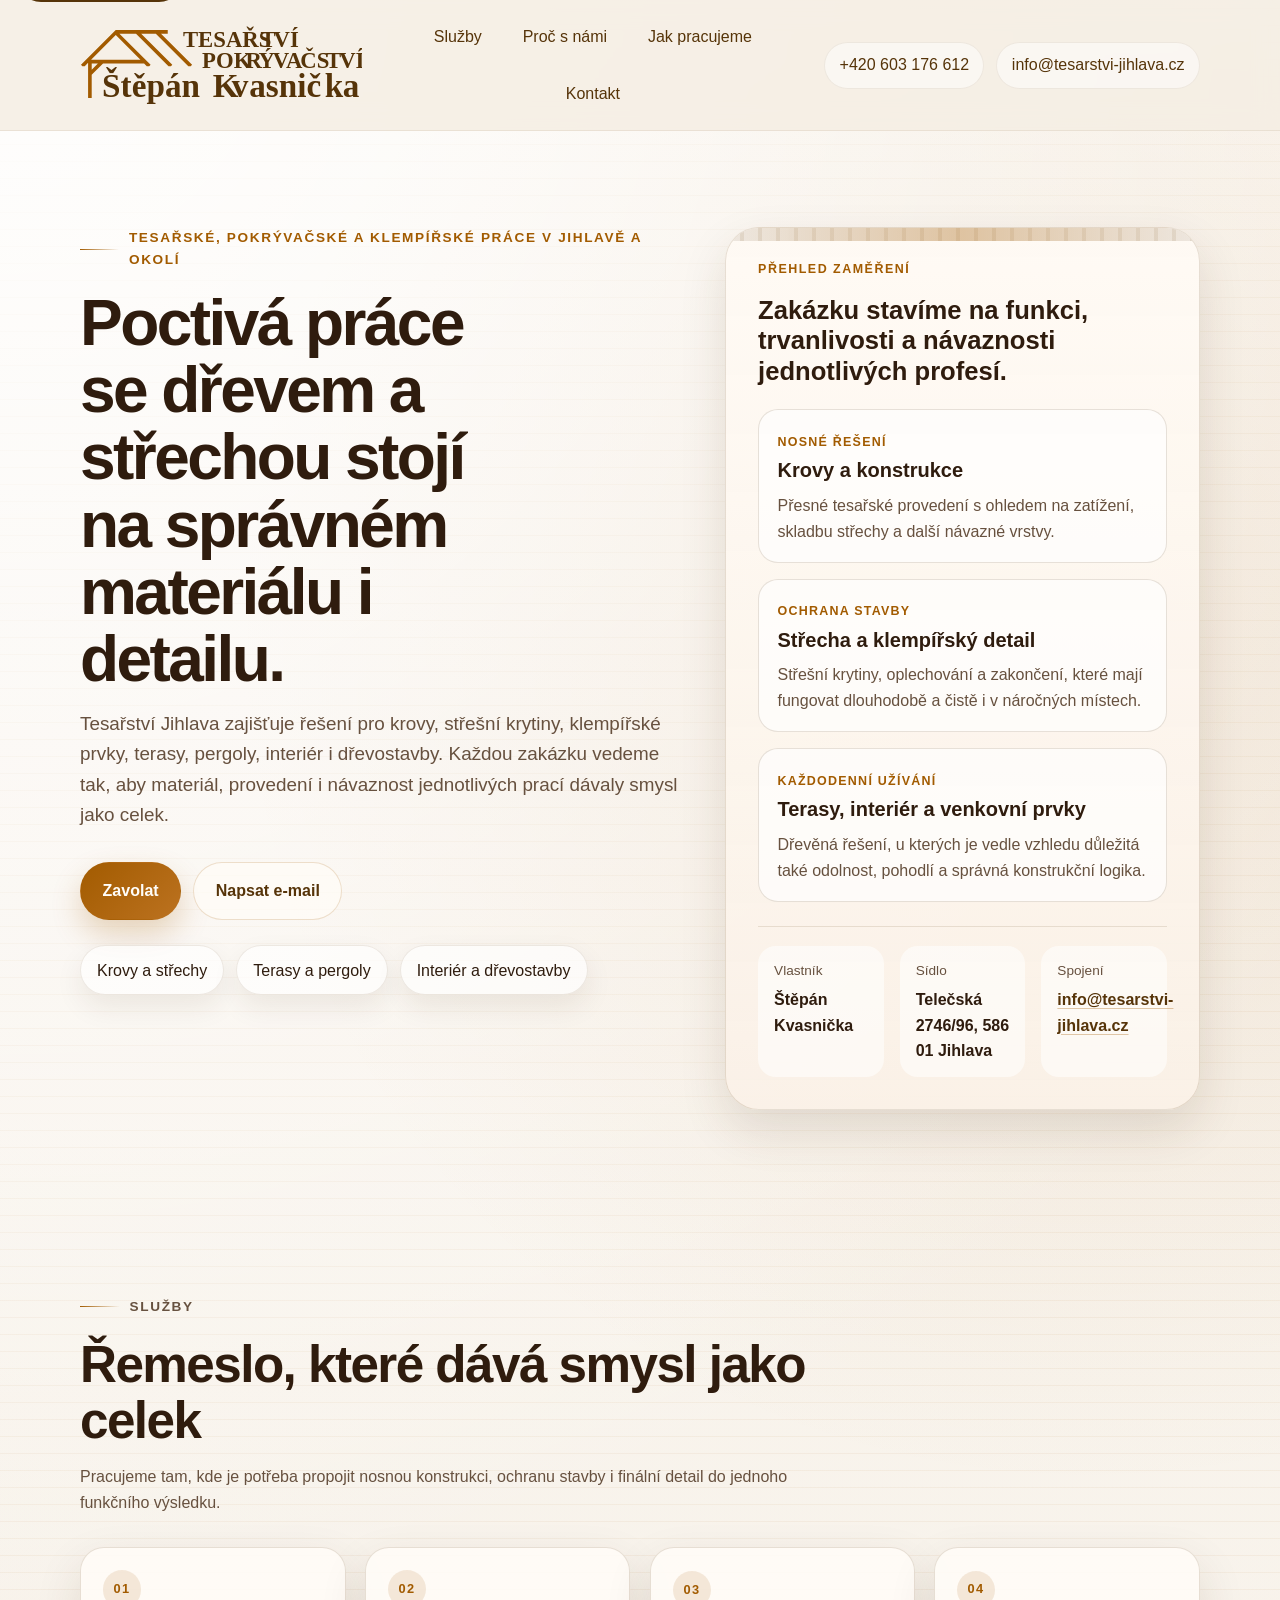
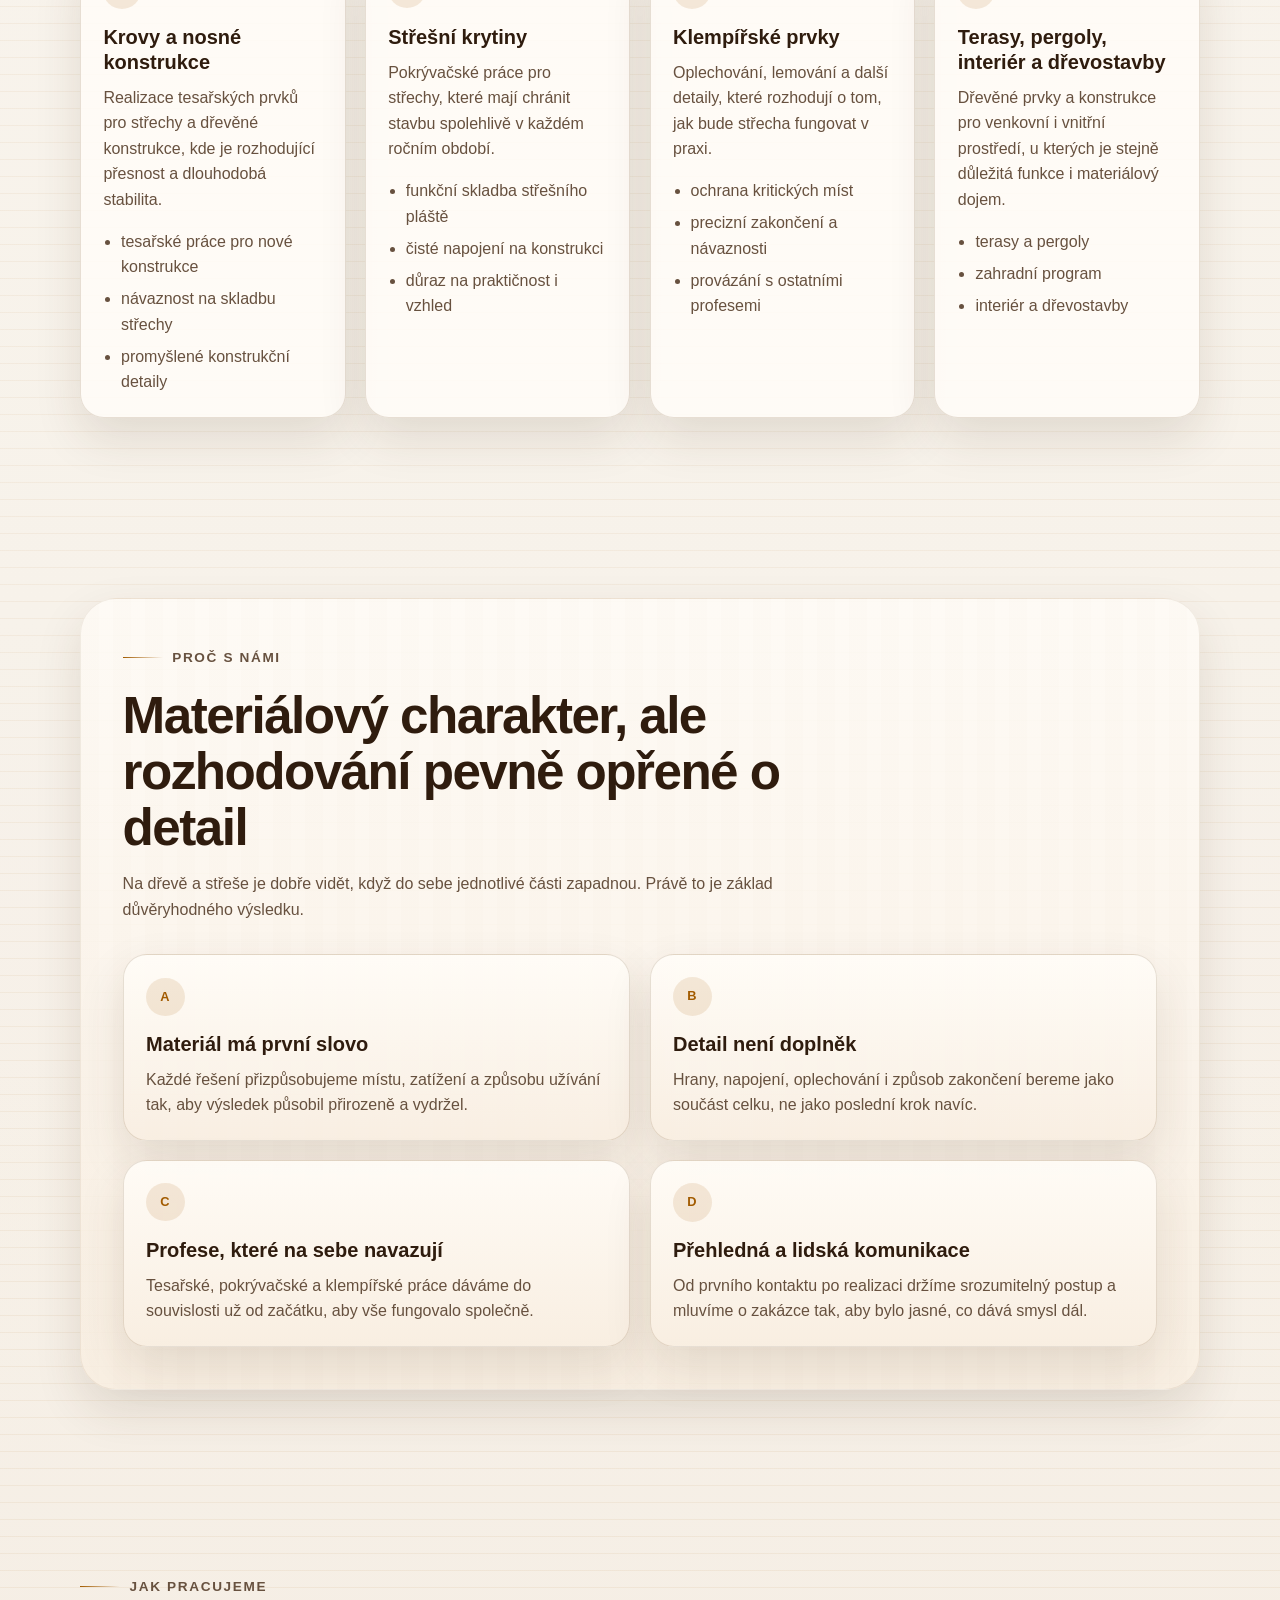
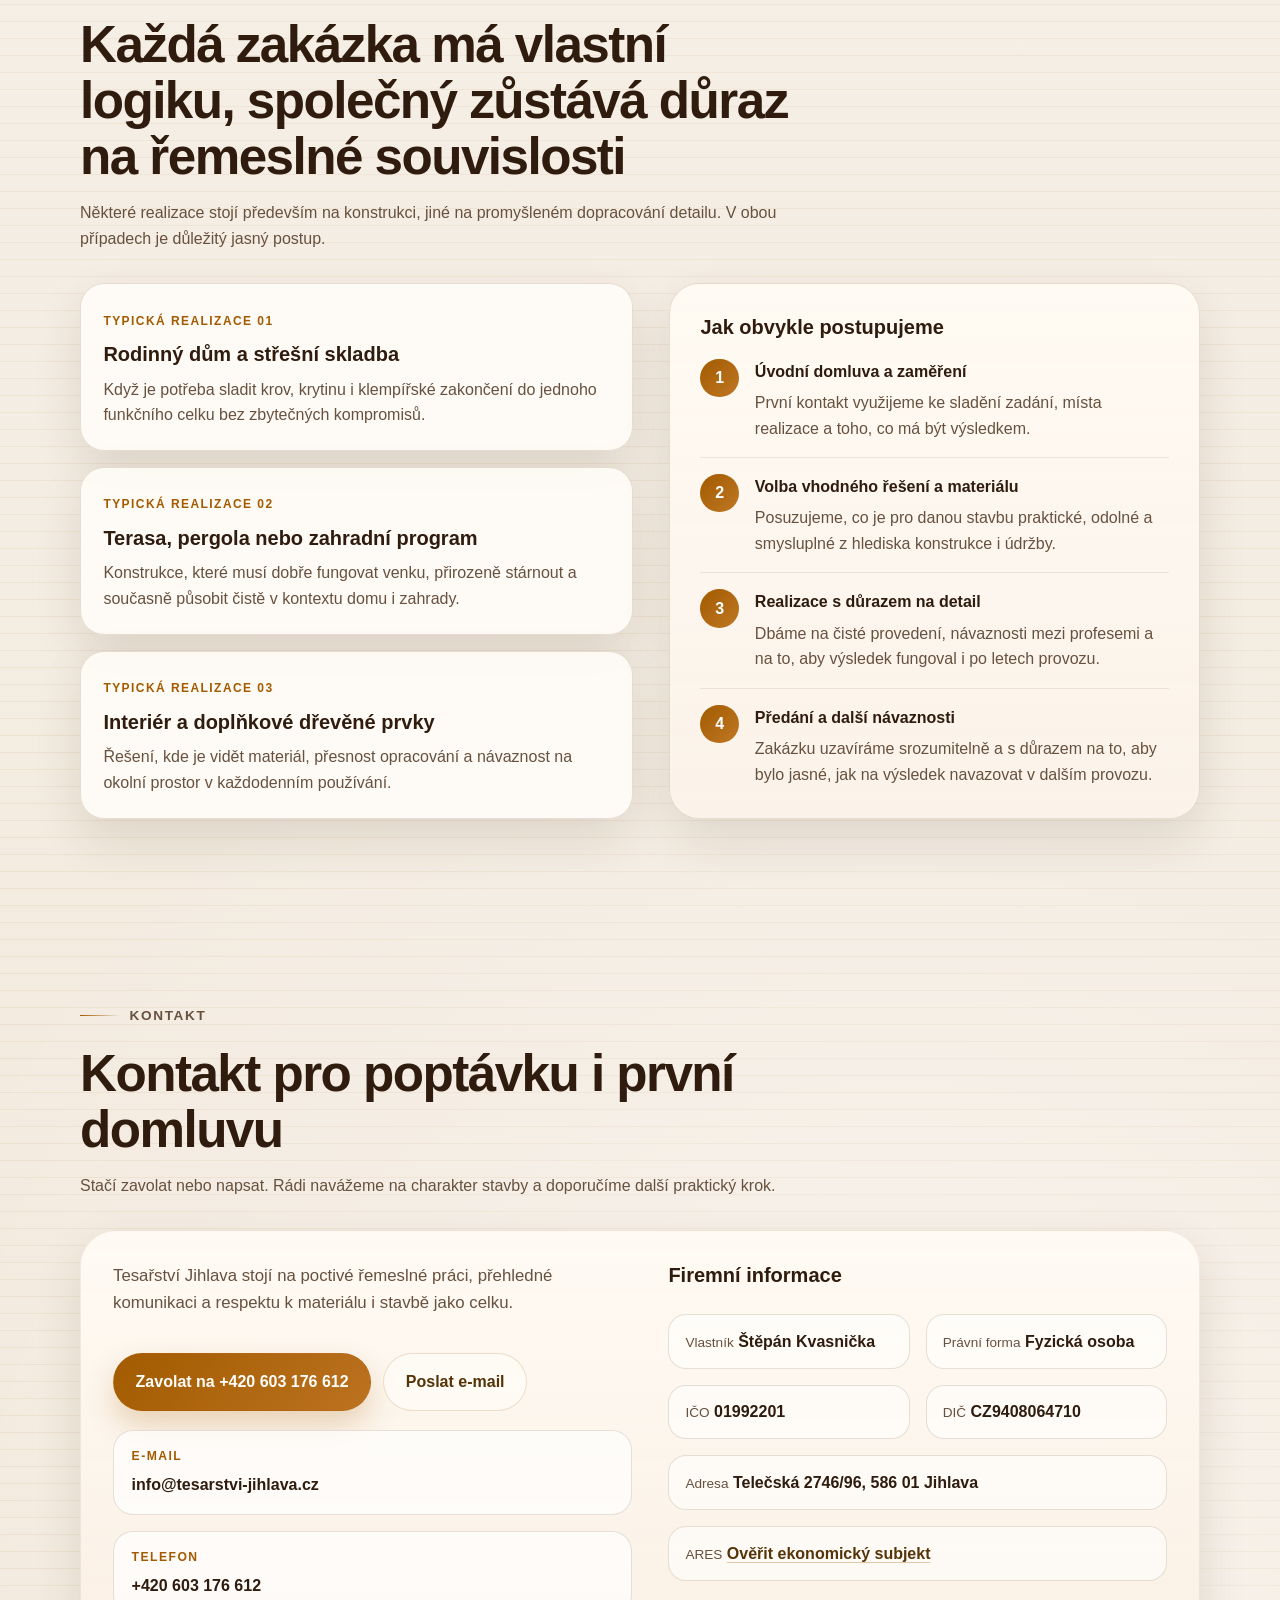
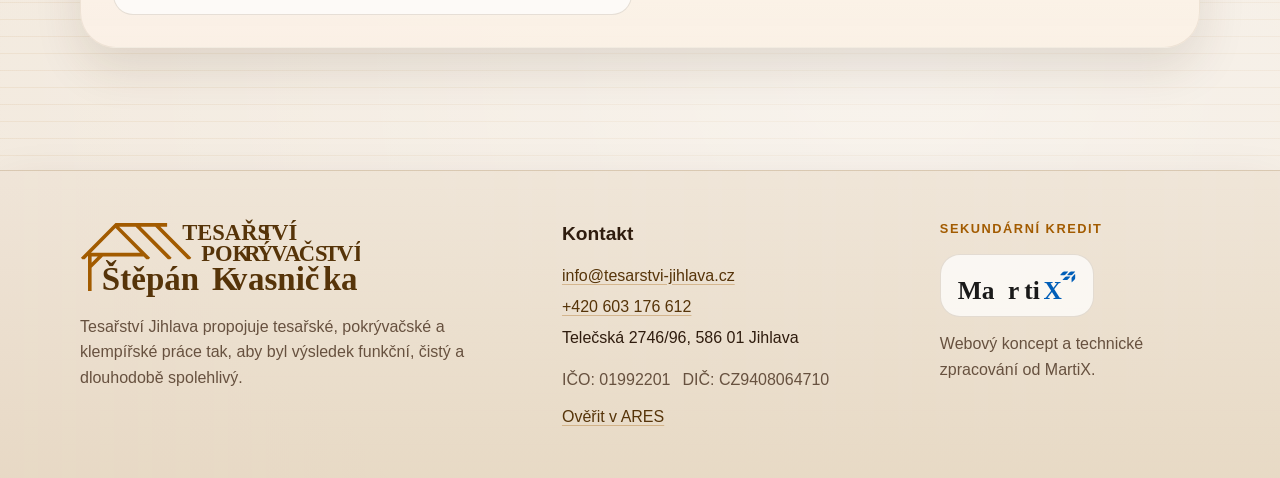
<file: src/index.html>
<!DOCTYPE html>
<html lang="cs">
<head>
  <meta charset="UTF-8">
  <meta name="viewport" content="width=device-width, initial-scale=1.0">
  <title>Tesařství Jihlava | Tesařské, pokrývačské a klempířské práce</title>
  <meta name="description" content="Tesařství Jihlava zajišťuje tesařské, pokrývačské a klempířské práce pro krovy, střechy, terasy, pergoly, interiér i dřevostavby.">
  <meta name="theme-color" content="#f5eee4">
  <link rel="icon" href="favicon.ico">
  <link rel="stylesheet" href="styles.css">
</head>
<body>
  <a class="skip-link" href="#obsah">Přeskočit na obsah</a>

  <header class="site-header">
    <div class="container topbar">
      <a class="brand" href="#uvod" aria-label="Tesařství Jihlava">
        <img src="img/svg/tesarstvi-jihlava.svg" alt="Logo Tesařství Jihlava">
      </a>

      <nav class="site-nav" aria-label="Hlavní navigace">
        <a href="#sluzby">Služby</a>
        <a href="#duvody">Proč s námi</a>
        <a href="#pristup">Jak pracujeme</a>
        <a href="#kontakt">Kontakt</a>
      </nav>

      <div class="topbar-actions" aria-label="Rychlé kontakty">
        <a class="mini-link" href="tel:+420603176612">+420 603 176 612</a>
        <a class="mini-link" href="mailto:info@tesarstvi-jihlava.cz">info@tesarstvi-jihlava.cz</a>
      </div>
    </div>
  </header>

  <main id="obsah">
    <section class="section hero" id="uvod">
      <div class="container hero-grid">
        <div class="hero-copy">
          <p class="eyebrow">Tesařské, pokrývačské a klempířské práce v Jihlavě a okolí</p>
          <h1>Poctivá práce se dřevem a střechou stojí na správném materiálu i detailu.</h1>
          <p class="lead">Tesařství Jihlava zajišťuje řešení pro krovy, střešní krytiny, klempířské prvky, terasy, pergoly, interiér i dřevostavby. Každou zakázku vedeme tak, aby materiál, provedení i návaznost jednotlivých prací dávaly smysl jako celek.</p>

          <div class="hero-actions">
            <a class="button button-primary" href="tel:+420603176612">Zavolat</a>
            <a class="button button-secondary" href="mailto:info@tesarstvi-jihlava.cz">Napsat e-mail</a>
          </div>

          <ul class="hero-tags" role="list">
            <li>Krovy a střechy</li>
            <li>Terasy a pergoly</li>
            <li>Interiér a dřevostavby</li>
          </ul>
        </div>

        <aside class="reference-sheet" aria-label="Přehled zaměření">
          <div class="sheet-frame">
            <p class="sheet-kicker">Přehled zaměření</p>
            <h2>Zakázku stavíme na funkci, trvanlivosti a návaznosti jednotlivých profesí.</h2>

            <div class="sheet-grid">
              <article class="sheet-card">
                <span class="sheet-card-label">Nosné řešení</span>
                <h3>Krovy a konstrukce</h3>
                <p>Přesné tesařské provedení s ohledem na zatížení, skladbu střechy a další návazné vrstvy.</p>
              </article>

              <article class="sheet-card">
                <span class="sheet-card-label">Ochrana stavby</span>
                <h3>Střecha a klempířský detail</h3>
                <p>Střešní krytiny, oplechování a zakončení, které mají fungovat dlouhodobě a čistě i v náročných místech.</p>
              </article>

              <article class="sheet-card">
                <span class="sheet-card-label">Každodenní užívání</span>
                <h3>Terasy, interiér a venkovní prvky</h3>
                <p>Dřevěná řešení, u kterých je vedle vzhledu důležitá také odolnost, pohodlí a správná konstrukční logika.</p>
              </article>
            </div>

            <dl class="sheet-facts">
              <div>
                <dt>Vlastník</dt>
                <dd>Štěpán Kvasnička</dd>
              </div>
              <div>
                <dt>Sídlo</dt>
                <dd>Telečská 2746/96, 586 01 Jihlava</dd>
              </div>
              <div>
                <dt>Spojení</dt>
                <dd><a href="mailto:info@tesarstvi-jihlava.cz">info@tesarstvi-jihlava.cz</a></dd>
              </div>
            </dl>
          </div>
        </aside>
      </div>
    </section>

    <section class="section" id="sluzby">
      <div class="container">
        <div class="section-heading">
          <p class="eyebrow">Služby</p>
          <h2>Řemeslo, které dává smysl jako celek</h2>
          <p>Pracujeme tam, kde je potřeba propojit nosnou konstrukci, ochranu stavby i finální detail do jednoho funkčního výsledku.</p>
        </div>

        <div class="services-grid">
          <article class="service-card">
            <span class="card-index">01</span>
            <h3>Krovy a nosné konstrukce</h3>
            <p>Realizace tesařských prvků pro střechy a dřevěné konstrukce, kde je rozhodující přesnost a dlouhodobá stabilita.</p>
            <ul>
              <li>tesařské práce pro nové konstrukce</li>
              <li>návaznost na skladbu střechy</li>
              <li>promyšlené konstrukční detaily</li>
            </ul>
          </article>

          <article class="service-card">
            <span class="card-index">02</span>
            <h3>Střešní krytiny</h3>
            <p>Pokrývačské práce pro střechy, které mají chránit stavbu spolehlivě v každém ročním období.</p>
            <ul>
              <li>funkční skladba střešního pláště</li>
              <li>čisté napojení na konstrukci</li>
              <li>důraz na praktičnost i vzhled</li>
            </ul>
          </article>

          <article class="service-card">
            <span class="card-index">03</span>
            <h3>Klempířské prvky</h3>
            <p>Oplechování, lemování a další detaily, které rozhodují o tom, jak bude střecha fungovat v praxi.</p>
            <ul>
              <li>ochrana kritických míst</li>
              <li>precizní zakončení a návaznosti</li>
              <li>provázání s ostatními profesemi</li>
            </ul>
          </article>

          <article class="service-card">
            <span class="card-index">04</span>
            <h3>Terasy, pergoly, interiér a dřevostavby</h3>
            <p>Dřevěné prvky a konstrukce pro venkovní i vnitřní prostředí, u kterých je stejně důležitá funkce i materiálový dojem.</p>
            <ul>
              <li>terasy a pergoly</li>
              <li>zahradní program</li>
              <li>interiér a dřevostavby</li>
            </ul>
          </article>
        </div>
      </div>
    </section>

    <section class="section section-muted" id="duvody">
      <div class="container">
        <div class="section-heading">
          <p class="eyebrow">Proč s námi</p>
          <h2>Materiálový charakter, ale rozhodování pevně opřené o detail</h2>
          <p>Na dřevě a střeše je dobře vidět, když do sebe jednotlivé části zapadnou. Právě to je základ důvěryhodného výsledku.</p>
        </div>

        <div class="reasons-grid">
          <article class="reason-card">
            <span class="reason-index">A</span>
            <h3>Materiál má první slovo</h3>
            <p>Každé řešení přizpůsobujeme místu, zatížení a způsobu užívání tak, aby výsledek působil přirozeně a vydržel.</p>
          </article>

          <article class="reason-card">
            <span class="reason-index">B</span>
            <h3>Detail není doplněk</h3>
            <p>Hrany, napojení, oplechování i způsob zakončení bereme jako součást celku, ne jako poslední krok navíc.</p>
          </article>

          <article class="reason-card">
            <span class="reason-index">C</span>
            <h3>Profese, které na sebe navazují</h3>
            <p>Tesařské, pokrývačské a klempířské práce dáváme do souvislosti už od začátku, aby vše fungovalo společně.</p>
          </article>

          <article class="reason-card">
            <span class="reason-index">D</span>
            <h3>Přehledná a lidská komunikace</h3>
            <p>Od prvního kontaktu po realizaci držíme srozumitelný postup a mluvíme o zakázce tak, aby bylo jasné, co dává smysl dál.</p>
          </article>
        </div>
      </div>
    </section>

    <section class="section" id="pristup">
      <div class="container">
        <div class="section-heading">
          <p class="eyebrow">Jak pracujeme</p>
          <h2>Každá zakázka má vlastní logiku, společný zůstává důraz na řemeslné souvislosti</h2>
          <p>Některé realizace stojí především na konstrukci, jiné na promyšleném dopracování detailu. V obou případech je důležitý jasný postup.</p>
        </div>

        <div class="reference-layout">
          <div class="reference-column">
            <article class="reference-card">
              <span class="reference-label">Typická realizace 01</span>
              <h3>Rodinný dům a střešní skladba</h3>
              <p>Když je potřeba sladit krov, krytinu i klempířské zakončení do jednoho funkčního celku bez zbytečných kompromisů.</p>
            </article>

            <article class="reference-card">
              <span class="reference-label">Typická realizace 02</span>
              <h3>Terasa, pergola nebo zahradní program</h3>
              <p>Konstrukce, které musí dobře fungovat venku, přirozeně stárnout a současně působit čistě v kontextu domu i zahrady.</p>
            </article>

            <article class="reference-card">
              <span class="reference-label">Typická realizace 03</span>
              <h3>Interiér a doplňkové dřevěné prvky</h3>
              <p>Řešení, kde je vidět materiál, přesnost opracování a návaznost na okolní prostor v každodenním používání.</p>
            </article>
          </div>

          <div class="process-panel">
            <h3>Jak obvykle postupujeme</h3>
            <ol class="process-list">
              <li class="process-step">
                <span class="step-number">1</span>
                <div>
                  <h4>Úvodní domluva a zaměření</h4>
                  <p>První kontakt využijeme ke sladění zadání, místa realizace a toho, co má být výsledkem.</p>
                </div>
              </li>

              <li class="process-step">
                <span class="step-number">2</span>
                <div>
                  <h4>Volba vhodného řešení a materiálu</h4>
                  <p>Posuzujeme, co je pro danou stavbu praktické, odolné a smysluplné z hlediska konstrukce i údržby.</p>
                </div>
              </li>

              <li class="process-step">
                <span class="step-number">3</span>
                <div>
                  <h4>Realizace s důrazem na detail</h4>
                  <p>Dbáme na čisté provedení, návaznosti mezi profesemi a na to, aby výsledek fungoval i po letech provozu.</p>
                </div>
              </li>

              <li class="process-step">
                <span class="step-number">4</span>
                <div>
                  <h4>Předání a další návaznosti</h4>
                  <p>Zakázku uzavíráme srozumitelně a s důrazem na to, aby bylo jasné, jak na výsledek navazovat v dalším provozu.</p>
                </div>
              </li>
            </ol>
          </div>
        </div>
      </div>
    </section>

    <section class="section" id="kontakt">
      <div class="container">
        <div class="section-heading">
          <p class="eyebrow">Kontakt</p>
          <h2>Kontakt pro poptávku i první domluvu</h2>
          <p>Stačí zavolat nebo napsat. Rádi navážeme na charakter stavby a doporučíme další praktický krok.</p>
        </div>

        <div class="contact-shell">
          <div class="contact-main">
            <p class="contact-lead">Tesařství Jihlava stojí na poctivé řemeslné práci, přehledné komunikaci a respektu k materiálu i stavbě jako celku.</p>

            <div class="hero-actions contact-actions">
              <a class="button button-primary" href="tel:+420603176612">Zavolat na +420 603 176 612</a>
              <a class="button button-secondary" href="mailto:info@tesarstvi-jihlava.cz">Poslat e-mail</a>
            </div>

            <address class="contact-cards">
              <a class="contact-card" href="mailto:info@tesarstvi-jihlava.cz">
                <span class="contact-label">E-mail</span>
                <strong>info@tesarstvi-jihlava.cz</strong>
              </a>

              <a class="contact-card" href="tel:+420603176612">
                <span class="contact-label">Telefon</span>
                <strong>+420 603 176 612</strong>
              </a>
            </address>
          </div>

          <div class="company-panel">
            <h3>Firemní informace</h3>
            <div class="company-grid">
              <article class="company-item">
                <span>Vlastník</span>
                <strong>Štěpán Kvasnička</strong>
              </article>

              <article class="company-item">
                <span>Právní forma</span>
                <strong>Fyzická osoba</strong>
              </article>

              <article class="company-item">
                <span>IČO</span>
                <strong>01992201</strong>
              </article>

              <article class="company-item">
                <span>DIČ</span>
                <strong>CZ9408064710</strong>
              </article>

              <article class="company-item company-item-wide">
                <span>Adresa</span>
                <strong>Telečská 2746/96, 586 01 Jihlava</strong>
              </article>

              <article class="company-item company-item-wide">
                <span>ARES</span>
                <strong><a href="https://ares.gov.cz/ekonomicke-subjekty?ico=01992201" target="_blank" rel="noopener noreferrer">Ověřit ekonomický subjekt</a></strong>
              </article>
            </div>
          </div>
        </div>
      </div>
    </section>
  </main>

  <footer class="site-footer">
    <div class="container footer-grid">
      <div class="footer-brand">
        <img src="img/svg/tesarstvi-jihlava.svg" alt="Logo Tesařství Jihlava">
        <p>Tesařství Jihlava propojuje tesařské, pokrývačské a klempířské práce tak, aby byl výsledek funkční, čistý a dlouhodobě spolehlivý.</p>
      </div>

      <div class="footer-contact">
        <h2>Kontakt</h2>
        <address>
          <a href="mailto:info@tesarstvi-jihlava.cz">info@tesarstvi-jihlava.cz</a>
          <a href="tel:+420603176612">+420 603 176 612</a>
          <span>Telečská 2746/96, 586 01 Jihlava</span>
        </address>
        <ul class="footer-meta" role="list">
          <li>IČO: 01992201</li>
          <li>DIČ: CZ9408064710</li>
          <li><a href="https://ares.gov.cz/ekonomicke-subjekty?ico=01992201" target="_blank" rel="noopener noreferrer">Ověřit v ARES</a></li>
        </ul>
      </div>

      <div class="footer-credit">
        <p class="footer-note">Sekundární kredit</p>
        <a class="martix-credit" href="https://martix.dev" target="_blank" rel="noopener noreferrer" aria-label="MartiX">
          <img src="img/martix/martix-logo.svg" alt="Logo MartiX">
        </a>
        <p class="footer-small">Webový koncept a technické zpracování od MartiX.</p>
      </div>
    </div>
  </footer>
</body>
</html>
</file>
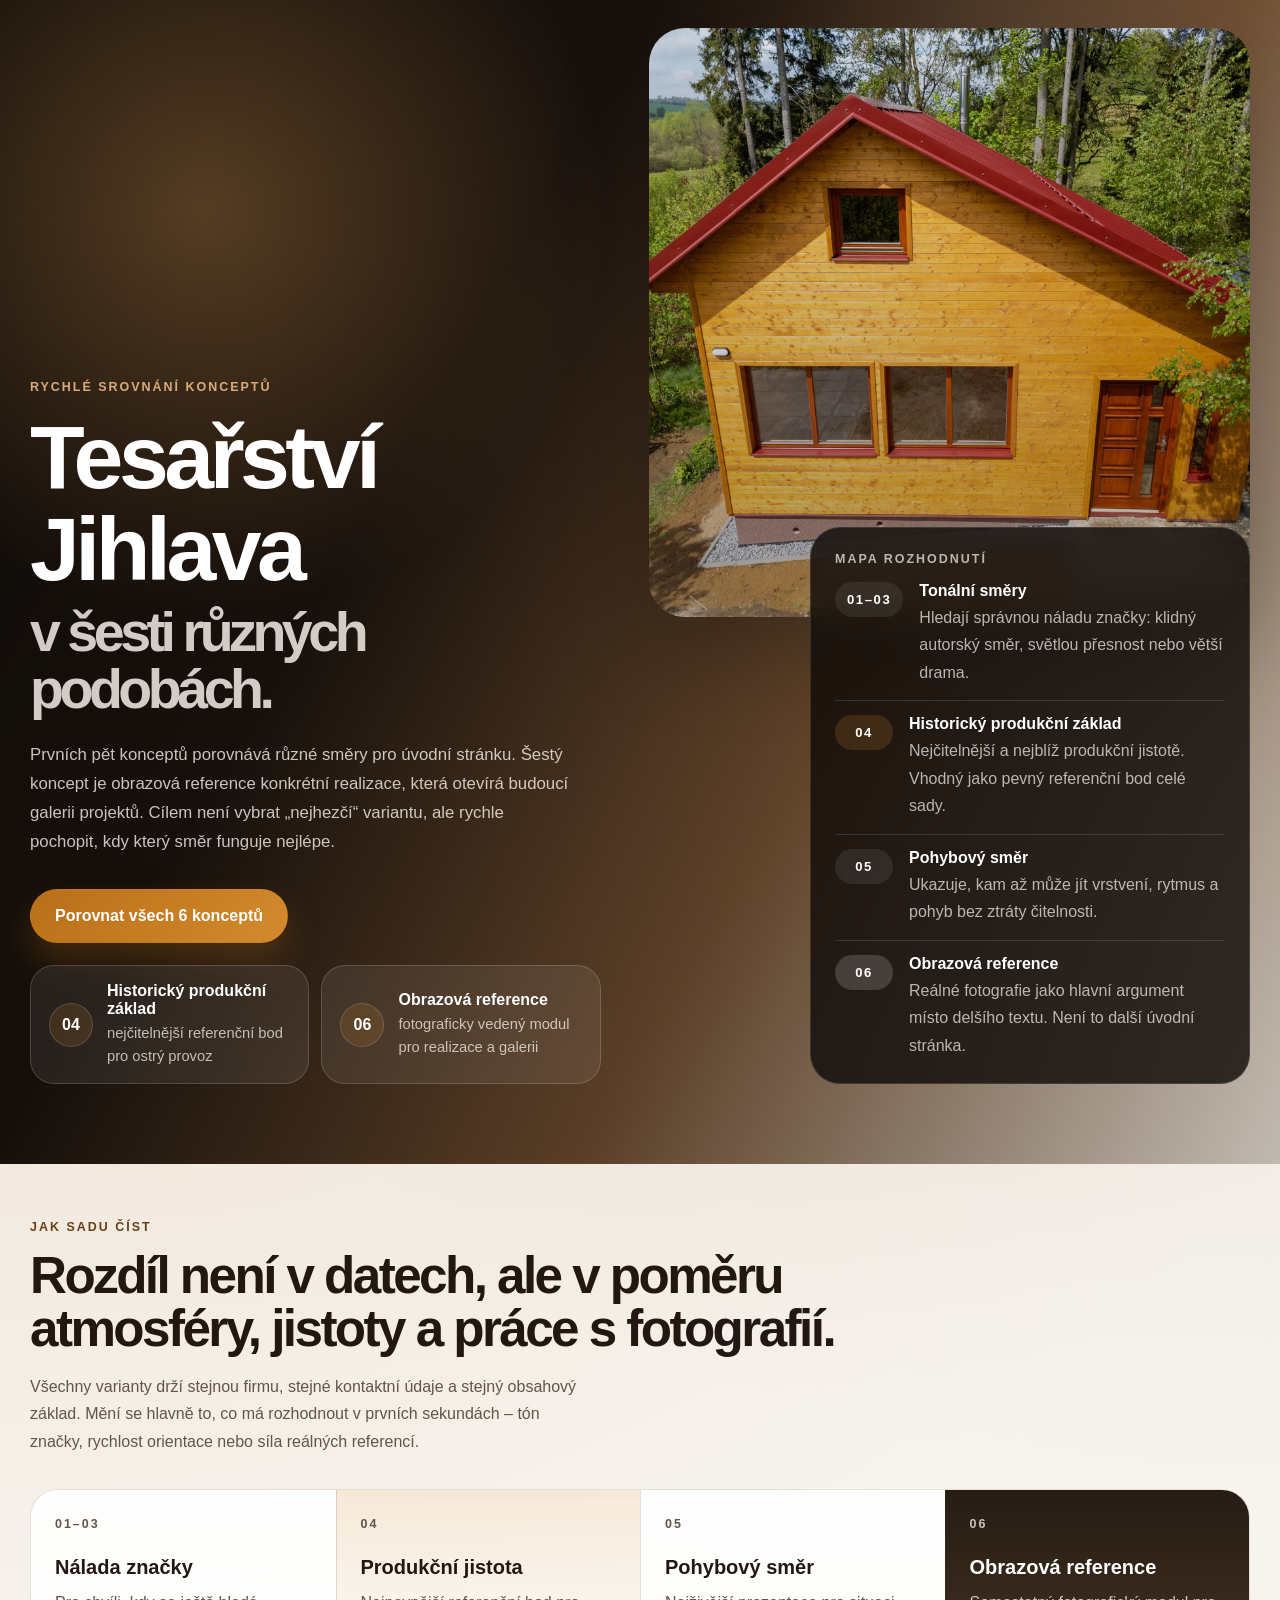
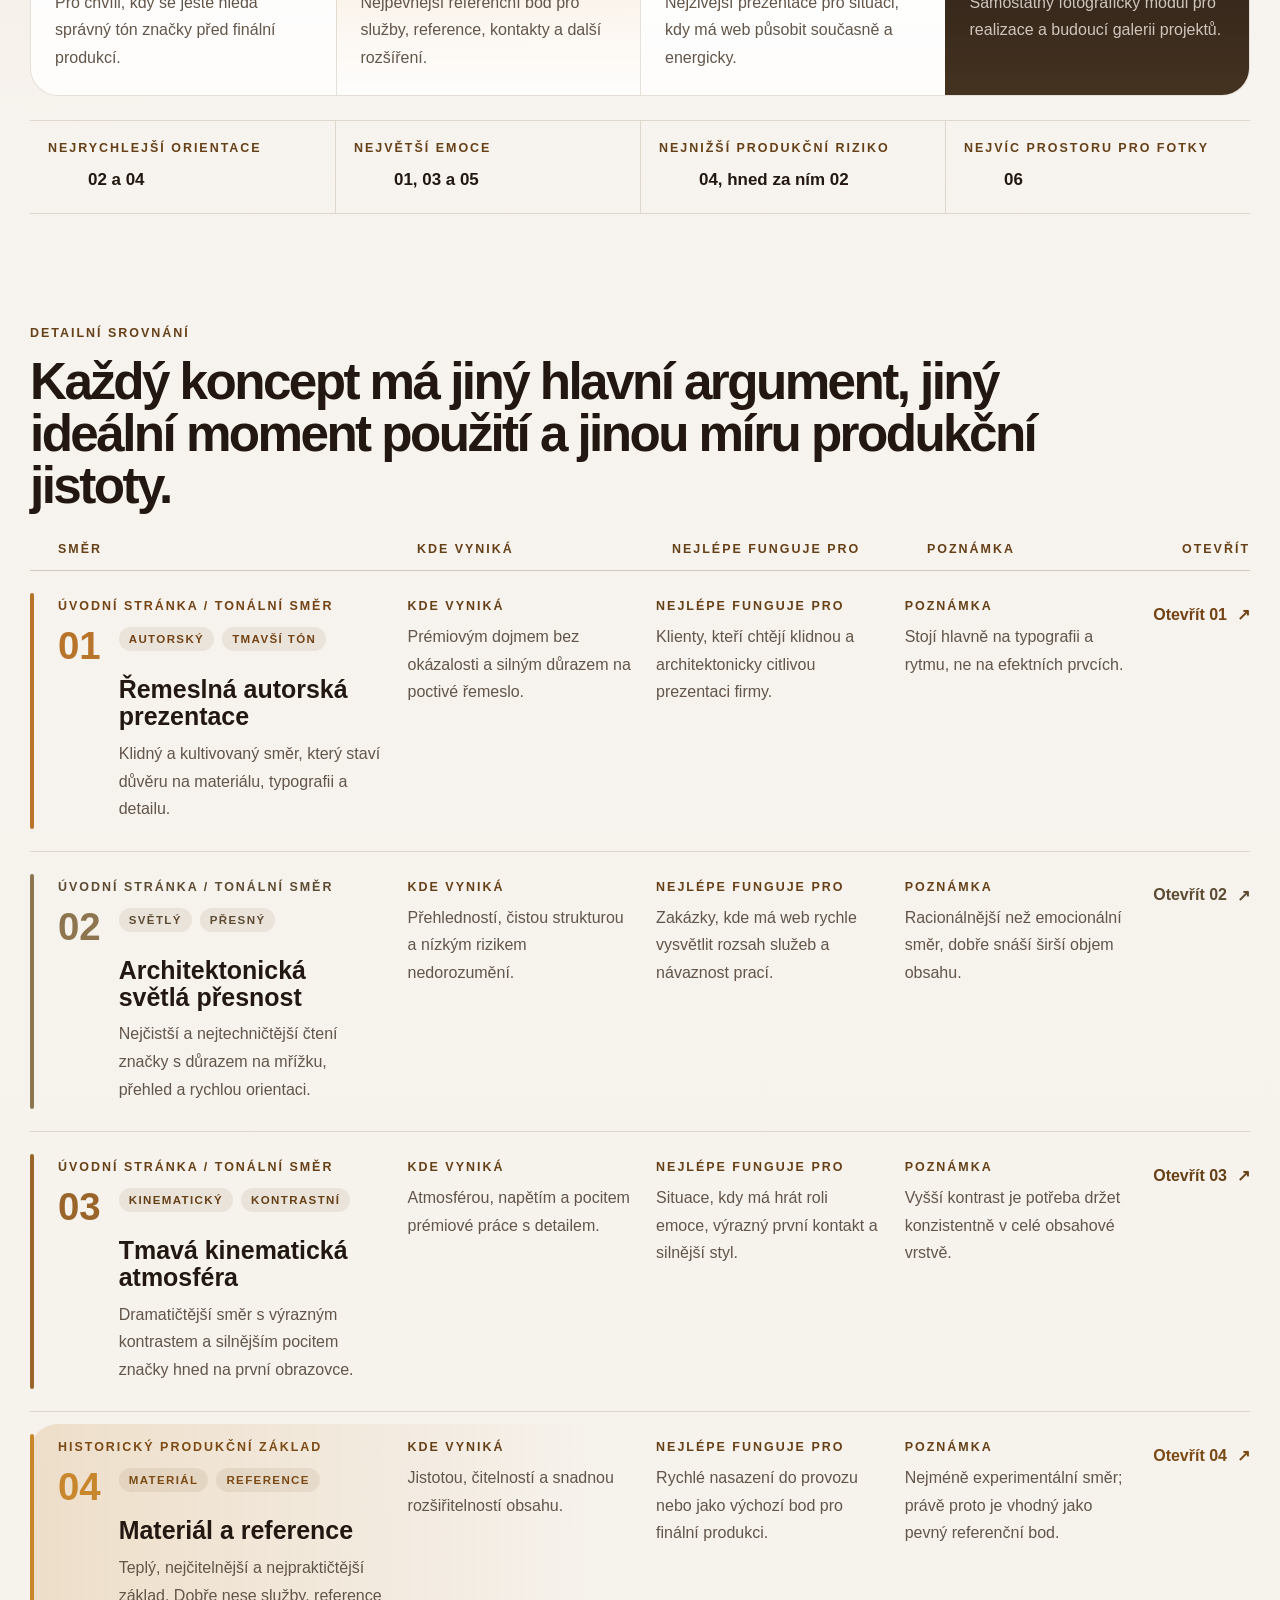
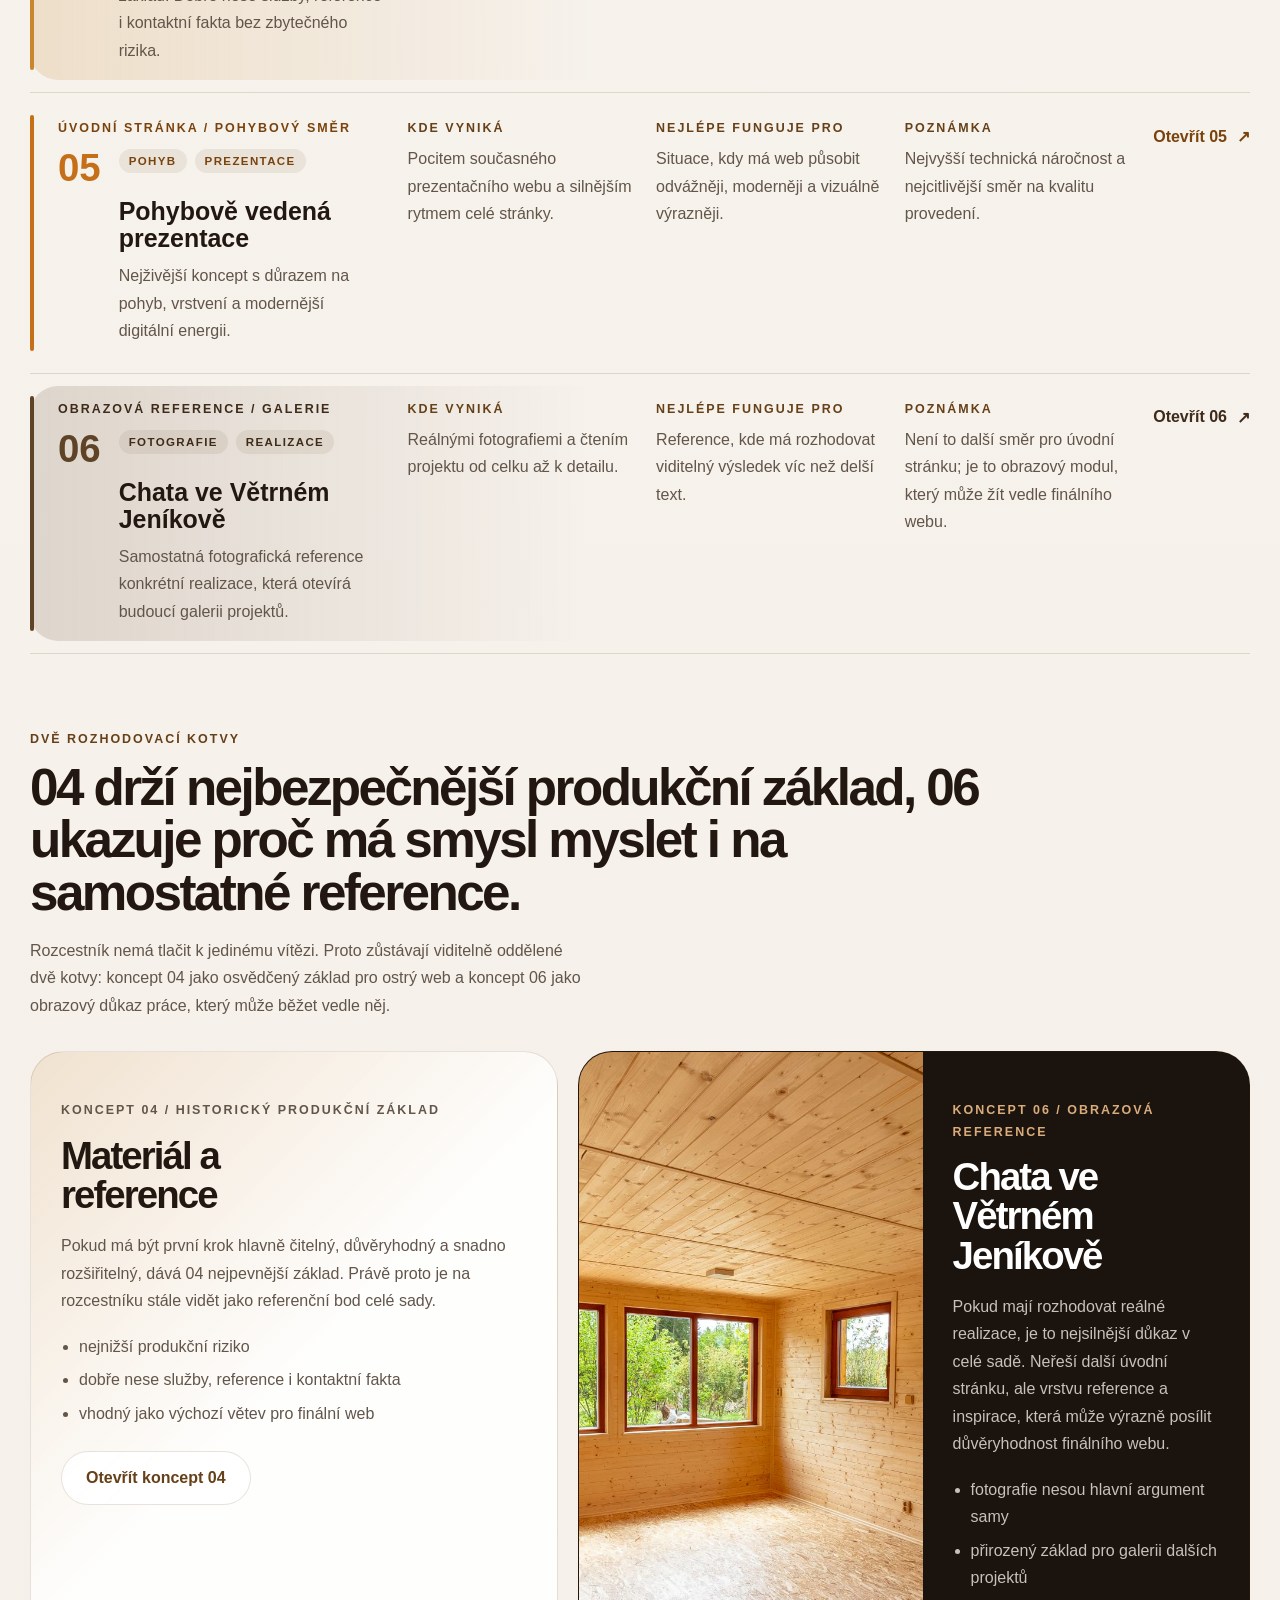
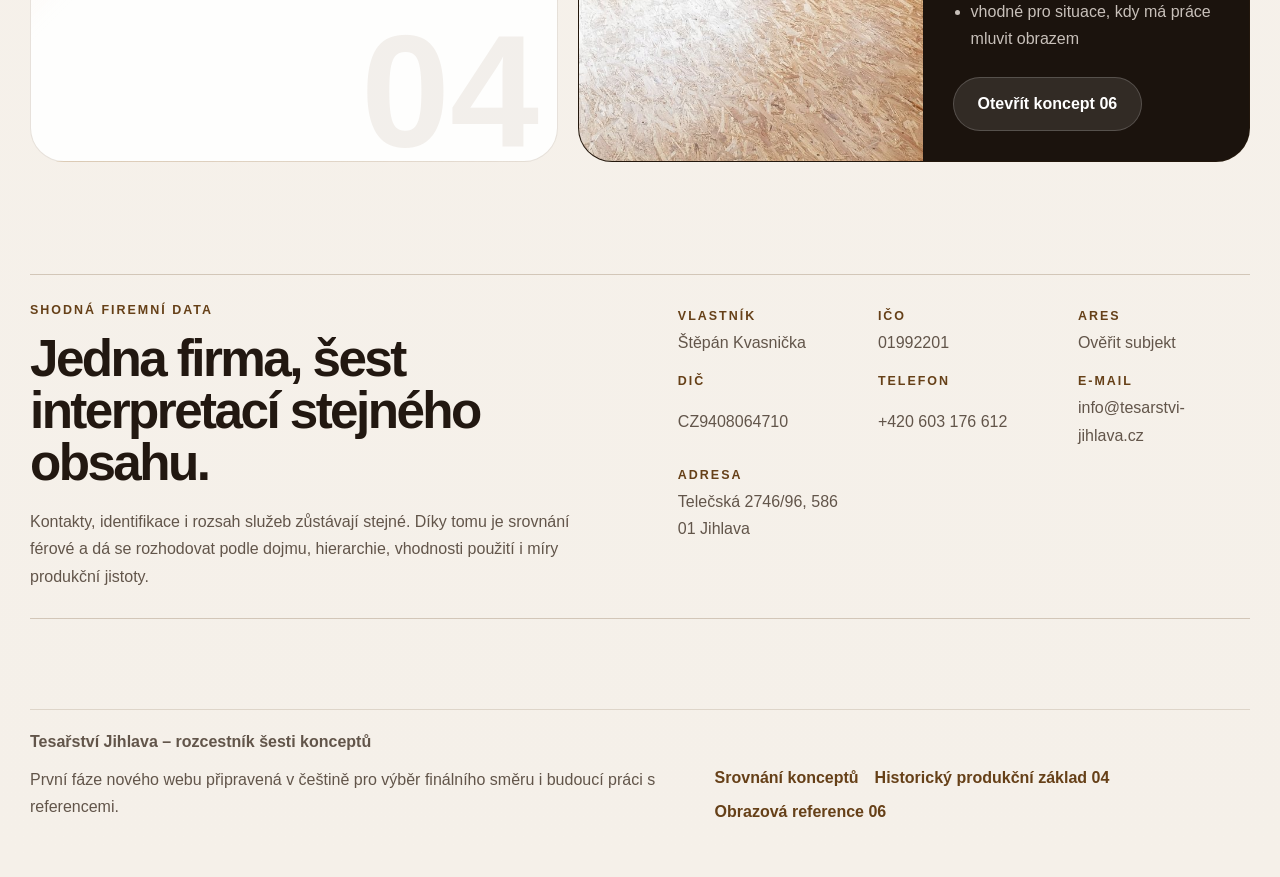
<file: src/koncepty/index.html>
<!DOCTYPE html>
<html lang="cs">
<head>
  <meta charset="UTF-8">
  <meta name="viewport" content="width=device-width, initial-scale=1.0">
  <title>Tesařství Jihlava – srovnání šesti konceptů webu</title>
  <meta
    name="description"
    content="Rozcestník šesti konceptů nového webu Tesařství Jihlava. Prvních pět řeší úvodní stránku, koncept 04 drží historický produkční základ a koncept 06 ukazuje obrazovou referenci projektu." />
  <link rel="icon" href="favicon.ico">
  <link rel="stylesheet" href="styles.css">
</head>
<body class="hub-page">
  <header class="hero">
    <div class="hero__backdrop" aria-hidden="true"></div>
    <div class="container hero__inner">
      <div class="hero__copy">
        <p class="eyebrow">Rychlé srovnání konceptů</p>
        <h1>Tesařství Jihlava <span>v šesti různých podobách.</span></h1>
        <p class="lead">
          Prvních pět konceptů porovnává různé směry pro úvodní stránku. Šestý koncept je obrazová reference
          konkrétní realizace, která otevírá budoucí galerii projektů. Cílem není vybrat „nejhezčí“
          variantu, ale rychle pochopit, kdy který směr funguje nejlépe.
        </p>
        <div class="hero__actions">
          <a class="button button--primary" href="#srovnani">Porovnat všech 6 konceptů</a>
        </div>
        <div class="hero__shortcuts" aria-label="Rychlé cesty ke dvěma referenčním konceptům">
          <a class="shortcut" href="04-material-a-reference/">
            <span class="shortcut__index">04</span>
            <span>
              <strong>Historický produkční základ</strong>
              <small>nejčitelnější referenční bod pro ostrý provoz</small>
            </span>
          </a>
          <a class="shortcut" href="06-chata-vetrny-jenikov/">
            <span class="shortcut__index">06</span>
            <span>
              <strong>Obrazová reference</strong>
              <small>fotograficky vedený modul pro realizace a galerii</small>
            </span>
          </a>
        </div>
      </div>

      <div class="hero__stage">
        <figure class="hero__media">
          <img
            src="shared/gallery/projekty/2024/chata-vetrny-jenikov/uvod/DJI_0460.jpg"
            alt="Fotografie chaty ve Větrném Jeníkově použitá jako obrazová reference pro koncept 06."
            fetchpriority="high"
          >
        </figure>

        <aside class="hero__map" aria-label="Mapa celé sady konceptů">
          <p class="hero__map-label">Mapa rozhodnutí</p>
          <ol class="hero__track">
            <li>
              <span>01–03</span>
              <div>
                <strong>Tonální směry</strong>
                <p>Hledají správnou náladu značky: klidný autorský směr, světlou přesnost nebo větší drama.</p>
              </div>
            </li>
            <li class="hero__track-item--baseline">
              <span>04</span>
              <div>
                <strong>Historický produkční základ</strong>
                <p>Nejčitelnější a nejblíž produkční jistotě. Vhodný jako pevný referenční bod celé sady.</p>
              </div>
            </li>
            <li>
              <span>05</span>
              <div>
                <strong>Pohybový směr</strong>
                <p>Ukazuje, kam až může jít vrstvení, rytmus a pohyb bez ztráty čitelnosti.</p>
              </div>
            </li>
            <li class="hero__track-item--reference">
              <span>06</span>
              <div>
                <strong>Obrazová reference</strong>
                <p>Reálné fotografie jako hlavní argument místo delšího textu. Není to další úvodní stránka.</p>
              </div>
            </li>
          </ol>
        </aside>
      </div>
    </div>
  </header>

  <main>
    <section class="section section--overview">
      <div class="container overview">
        <div class="section-heading">
          <p class="section-label">Jak sadu číst</p>
          <h2>Rozdíl není v datech, ale v poměru atmosféry, jistoty a práce s fotografií.</h2>
          <p class="section-copy">
            Všechny varianty drží stejnou firmu, stejné kontaktní údaje a stejný obsahový základ.
            Mění se hlavně to, co má rozhodnout v prvních sekundách – tón značky, rychlost orientace
            nebo síla reálných referencí.
          </p>
        </div>

        <div class="overview__bands" aria-label="Shrnutí čtyř rozhodovacích skupin">
          <article class="band">
            <p class="band__index">01–03</p>
            <h3>Nálada značky</h3>
            <p>Pro chvíli, kdy se ještě hledá správný tón značky před finální produkcí.</p>
          </article>
          <article class="band band--baseline">
            <p class="band__index">04</p>
            <h3>Produkční jistota</h3>
            <p>Nejpevnější referenční bod pro služby, reference, kontakty a další rozšíření.</p>
          </article>
          <article class="band">
            <p class="band__index">05</p>
            <h3>Pohybový směr</h3>
            <p>Nejživější prezentace pro situaci, kdy má web působit současně a energicky.</p>
          </article>
          <article class="band band--reference">
            <p class="band__index">06</p>
            <h3>Obrazová reference</h3>
            <p>Samostatný fotografický modul pro realizace a budoucí galerii projektů.</p>
          </article>
        </div>

        <dl class="decision-grid">
          <div>
            <dt>Nejrychlejší orientace</dt>
            <dd>02 a 04</dd>
          </div>
          <div>
            <dt>Největší emoce</dt>
            <dd>01, 03 a 05</dd>
          </div>
          <div>
            <dt>Nejnižší produkční riziko</dt>
            <dd>04, hned za ním 02</dd>
          </div>
          <div>
            <dt>Nejvíc prostoru pro fotky</dt>
            <dd>06</dd>
          </div>
        </dl>
      </div>
    </section>

    <section class="section section--comparison" id="koncepty">
      <div class="container" id="srovnani">
        <div class="section-heading section-heading--wide">
          <p class="section-label">Detailní srovnání</p>
          <h2>Každý koncept má jiný hlavní argument, jiný ideální moment použití a jinou míru produkční jistoty.</h2>
        </div>

        <div class="compare-head" aria-hidden="true">
          <span>Směr</span>
          <span>Kde vyniká</span>
          <span>Nejlépe funguje pro</span>
          <span>Poznámka</span>
          <span>Otevřít</span>
        </div>

        <ol class="concept-list">
          <li class="concept-row concept-row--01">
            <div class="concept-row__summary">
              <p class="concept-row__status">Úvodní stránka / tonální směr</p>
              <div class="concept-row__title">
                <p class="concept-row__index">01</p>
                <div>
                  <div class="concept-row__labels">
                    <span class="pill">Autorský</span>
                    <span class="pill">Tmavší tón</span>
                  </div>
                  <h3>Řemeslná autorská prezentace</h3>
                  <p class="concept-row__text">Klidný a kultivovaný směr, který staví důvěru na materiálu, typografii a detailu.</p>
                </div>
              </div>
            </div>
            <div class="concept-row__fact">
              <p class="fact-label">Kde vyniká</p>
              <p>Prémiovým dojmem bez okázalosti a silným důrazem na poctivé řemeslo.</p>
            </div>
            <div class="concept-row__fact">
              <p class="fact-label">Nejlépe funguje pro</p>
              <p>Klienty, kteří chtějí klidnou a architektonicky citlivou prezentaci firmy.</p>
            </div>
            <div class="concept-row__fact">
              <p class="fact-label">Poznámka</p>
              <p>Stojí hlavně na typografii a rytmu, ne na efektních prvcích.</p>
            </div>
            <div class="concept-row__action">
              <a class="text-link" href="01-remeslna-editorial-premium/">Otevřít 01</a>
            </div>
          </li>

          <li class="concept-row concept-row--02">
            <div class="concept-row__summary">
              <p class="concept-row__status">Úvodní stránka / tonální směr</p>
              <div class="concept-row__title">
                <p class="concept-row__index">02</p>
                <div>
                  <div class="concept-row__labels">
                    <span class="pill">Světlý</span>
                    <span class="pill">Přesný</span>
                  </div>
                  <h3>Architektonická světlá přesnost</h3>
                  <p class="concept-row__text">Nejčistší a nejtechničtější čtení značky s důrazem na mřížku, přehled a rychlou orientaci.</p>
                </div>
              </div>
            </div>
            <div class="concept-row__fact">
              <p class="fact-label">Kde vyniká</p>
              <p>Přehledností, čistou strukturou a nízkým rizikem nedorozumění.</p>
            </div>
            <div class="concept-row__fact">
              <p class="fact-label">Nejlépe funguje pro</p>
              <p>Zakázky, kde má web rychle vysvětlit rozsah služeb a návaznost prací.</p>
            </div>
            <div class="concept-row__fact">
              <p class="fact-label">Poznámka</p>
              <p>Racionálnější než emocionální směr, dobře snáší širší objem obsahu.</p>
            </div>
            <div class="concept-row__action">
              <a class="text-link" href="02-architektonicka-svetla-presnost/">Otevřít 02</a>
            </div>
          </li>

          <li class="concept-row concept-row--03">
            <div class="concept-row__summary">
              <p class="concept-row__status">Úvodní stránka / tonální směr</p>
              <div class="concept-row__title">
                <p class="concept-row__index">03</p>
                <div>
                  <div class="concept-row__labels">
                    <span class="pill">Kinematický</span>
                    <span class="pill">Kontrastní</span>
                  </div>
                  <h3>Tmavá kinematická atmosféra</h3>
                  <p class="concept-row__text">Dramatičtější směr s výrazným kontrastem a silnějším pocitem značky hned na první obrazovce.</p>
                </div>
              </div>
            </div>
            <div class="concept-row__fact">
              <p class="fact-label">Kde vyniká</p>
              <p>Atmosférou, napětím a pocitem prémiové práce s detailem.</p>
            </div>
            <div class="concept-row__fact">
              <p class="fact-label">Nejlépe funguje pro</p>
              <p>Situace, kdy má hrát roli emoce, výrazný první kontakt a silnější styl.</p>
            </div>
            <div class="concept-row__fact">
              <p class="fact-label">Poznámka</p>
              <p>Vyšší kontrast je potřeba držet konzistentně v celé obsahové vrstvě.</p>
            </div>
            <div class="concept-row__action">
              <a class="text-link" href="03-tmava-kinematicka-atmosfera/">Otevřít 03</a>
            </div>
          </li>

          <li class="concept-row concept-row--04 concept-row--featured">
            <div class="concept-row__summary">
              <p class="concept-row__status">Historický produkční základ</p>
              <div class="concept-row__title">
                <p class="concept-row__index">04</p>
                <div>
                  <div class="concept-row__labels">
                    <span class="pill">Materiál</span>
                    <span class="pill">Reference</span>
                  </div>
                  <h3>Materiál a reference</h3>
                  <p class="concept-row__text">Teplý, nejčitelnější a nejpraktičtější základ. Dobře nese služby, reference i kontaktní fakta bez zbytečného rizika.</p>
                </div>
              </div>
            </div>
            <div class="concept-row__fact">
              <p class="fact-label">Kde vyniká</p>
              <p>Jistotou, čitelností a snadnou rozšiřitelností obsahu.</p>
            </div>
            <div class="concept-row__fact">
              <p class="fact-label">Nejlépe funguje pro</p>
              <p>Rychlé nasazení do provozu nebo jako výchozí bod pro finální produkci.</p>
            </div>
            <div class="concept-row__fact">
              <p class="fact-label">Poznámka</p>
              <p>Nejméně experimentální směr; právě proto je vhodný jako pevný referenční bod.</p>
            </div>
            <div class="concept-row__action">
              <a class="text-link" href="04-material-a-reference/">Otevřít 04</a>
            </div>
          </li>

          <li class="concept-row concept-row--05">
            <div class="concept-row__summary">
              <p class="concept-row__status">Úvodní stránka / pohybový směr</p>
              <div class="concept-row__title">
                <p class="concept-row__index">05</p>
                <div>
                  <div class="concept-row__labels">
                    <span class="pill">Pohyb</span>
                    <span class="pill">Prezentace</span>
                  </div>
                  <h3>Pohybově vedená prezentace</h3>
                  <p class="concept-row__text">Nejživější koncept s důrazem na pohyb, vrstvení a modernější digitální energii.</p>
                </div>
              </div>
            </div>
            <div class="concept-row__fact">
              <p class="fact-label">Kde vyniká</p>
              <p>Pocitem současného prezentačního webu a silnějším rytmem celé stránky.</p>
            </div>
            <div class="concept-row__fact">
              <p class="fact-label">Nejlépe funguje pro</p>
              <p>Situace, kdy má web působit odvážněji, moderněji a vizuálně výrazněji.</p>
            </div>
            <div class="concept-row__fact">
              <p class="fact-label">Poznámka</p>
              <p>Nejvyšší technická náročnost a nejcitlivější směr na kvalitu provedení.</p>
            </div>
            <div class="concept-row__action">
              <a class="text-link" href="05-motion-first-showcase/">Otevřít 05</a>
            </div>
          </li>

          <li class="concept-row concept-row--06 concept-row--featured">
            <div class="concept-row__summary">
              <p class="concept-row__status">Obrazová reference / galerie</p>
              <div class="concept-row__title">
                <p class="concept-row__index">06</p>
                <div>
                  <div class="concept-row__labels">
                    <span class="pill">Fotografie</span>
                    <span class="pill">Realizace</span>
                  </div>
                  <h3>Chata ve Větrném Jeníkově</h3>
                  <p class="concept-row__text">Samostatná fotografická reference konkrétní realizace, která otevírá budoucí galerii projektů.</p>
                </div>
              </div>
            </div>
            <div class="concept-row__fact">
              <p class="fact-label">Kde vyniká</p>
              <p>Reálnými fotografiemi a čtením projektu od celku až k detailu.</p>
            </div>
            <div class="concept-row__fact">
              <p class="fact-label">Nejlépe funguje pro</p>
              <p>Reference, kde má rozhodovat viditelný výsledek víc než delší text.</p>
            </div>
            <div class="concept-row__fact">
              <p class="fact-label">Poznámka</p>
              <p>Není to další směr pro úvodní stránku; je to obrazový modul, který může žít vedle finálního webu.</p>
            </div>
            <div class="concept-row__action">
              <a class="text-link" href="06-chata-vetrny-jenikov/">Otevřít 06</a>
            </div>
          </li>
        </ol>
      </div>
    </section>

    <section class="section section--anchors">
      <div class="container anchor-layout">
        <div class="anchor-intro">
          <p class="section-label">Dvě rozhodovací kotvy</p>
          <h2>04 drží nejbezpečnější produkční základ, 06 ukazuje proč má smysl myslet i na samostatné reference.</h2>
          <p class="section-copy">
            Rozcestník nemá tlačit k jedinému vítězi. Proto zůstávají viditelně oddělené dvě kotvy: koncept 04 jako
            osvědčený základ pro ostrý web a koncept 06 jako obrazový důkaz práce, který může běžet vedle něj.
          </p>
        </div>

        <div class="anchor-panels">
          <article class="anchor anchor--baseline">
            <p class="anchor__label">Koncept 04 / historický produkční základ</p>
            <h3>Materiál a reference</h3>
            <p>
              Pokud má být první krok hlavně čitelný, důvěryhodný a snadno rozšiřitelný, dává 04 nejpevnější základ.
              Právě proto je na rozcestníku stále vidět jako referenční bod celé sady.
            </p>
            <ul class="anchor__list">
              <li>nejnižší produkční riziko</li>
              <li>dobře nese služby, reference i kontaktní fakta</li>
              <li>vhodný jako výchozí větev pro finální web</li>
            </ul>
            <a class="button button--secondary" href="04-material-a-reference/">Otevřít koncept 04</a>
          </article>

          <article class="anchor anchor--reference">
            <figure class="anchor__media">
              <img
                src="shared/gallery/projekty/2024/chata-vetrny-jenikov/galerie/IMG_8595-HDR.jpg"
                alt="Interiér chaty ve Větrném Jeníkově, který je součástí fotografické reference konceptu 06."
                loading="lazy"
                decoding="async"
              >
            </figure>
            <div class="anchor__content">
              <p class="anchor__label">Koncept 06 / obrazová reference</p>
              <h3>Chata ve Větrném Jeníkově</h3>
              <p>
                Pokud mají rozhodovat reálné realizace, je to nejsilnější důkaz v celé sadě. Neřeší další úvodní stránku,
                ale vrstvu reference a inspirace, která může výrazně posílit důvěryhodnost finálního webu.
              </p>
              <ul class="anchor__list">
                <li>fotografie nesou hlavní argument samy</li>
                <li>přirozený základ pro galerii dalších projektů</li>
                <li>vhodné pro situace, kdy má práce mluvit obrazem</li>
              </ul>
              <a class="button button--secondary button--secondary-dark" href="06-chata-vetrny-jenikov/">Otevřít koncept 06</a>
            </div>
          </article>
        </div>
      </div>
    </section>

    <section class="section section--meta">
      <div class="container meta-strip">
        <div class="meta-strip__copy">
          <p class="section-label">Shodná firemní data</p>
          <h2>Jedna firma, šest interpretací stejného obsahu.</h2>
          <p class="section-copy">
            Kontakty, identifikace i rozsah služeb zůstávají stejné. Díky tomu je srovnání férové a dá se rozhodovat
            podle dojmu, hierarchie, vhodnosti použití i míry produkční jistoty.
          </p>
        </div>
        <dl class="meta-strip__facts">
          <div>
            <dt>Vlastník</dt>
            <dd>Štěpán Kvasnička</dd>
          </div>
          <div>
            <dt>IČO</dt>
            <dd>01992201</dd>
          </div>
          <div>
            <dt>ARES</dt>
            <dd><a href="https://ares.gov.cz/ekonomicke-subjekty?ico=01992201">Ověřit subjekt</a></dd>
          </div>
          <div>
            <dt>DIČ</dt>
            <dd>CZ9408064710</dd>
          </div>
          <div>
            <dt>Telefon</dt>
            <dd><a href="tel:+420603176612">+420 603 176 612</a></dd>
          </div>
          <div>
            <dt>E-mail</dt>
            <dd><a href="mailto:info@tesarstvi-jihlava.cz">info@tesarstvi-jihlava.cz</a></dd>
          </div>
          <div>
            <dt>Adresa</dt>
            <dd>Telečská 2746/96, 586 01 Jihlava</dd>
          </div>
        </dl>
      </div>
    </section>
  </main>

  <footer class="site-footer">
    <div class="container site-footer__inner">
      <div>
        <p class="site-footer__title">Tesařství Jihlava – rozcestník šesti konceptů</p>
        <p>První fáze nového webu připravená v češtině pro výběr finálního směru i budoucí práci s referencemi.</p>
      </div>
      <div class="site-footer__links">
        <a href="#srovnani">Srovnání konceptů</a>
        <a href="04-material-a-reference/">Historický produkční základ 04</a>
        <a href="06-chata-vetrny-jenikov/">Obrazová reference 06</a>
      </div>
    </div>
  </footer>
</body>
</html>
</file>
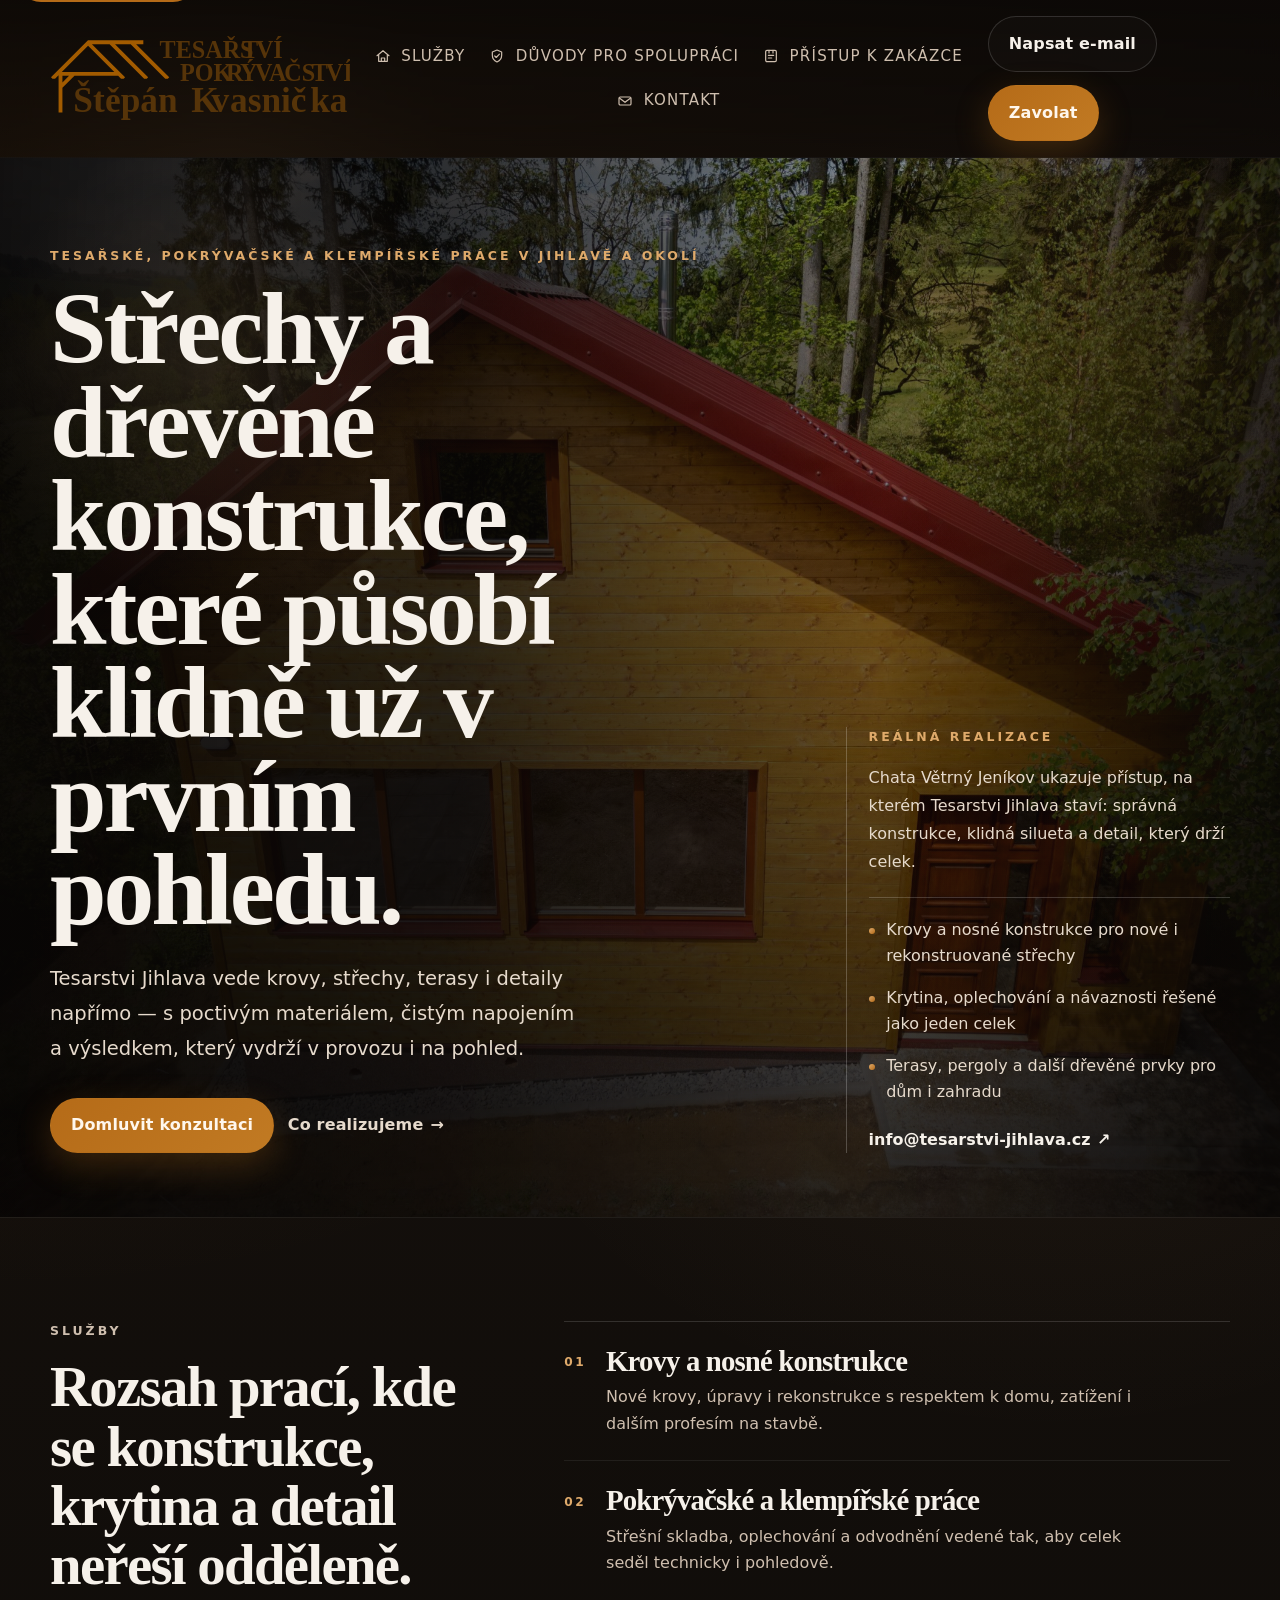
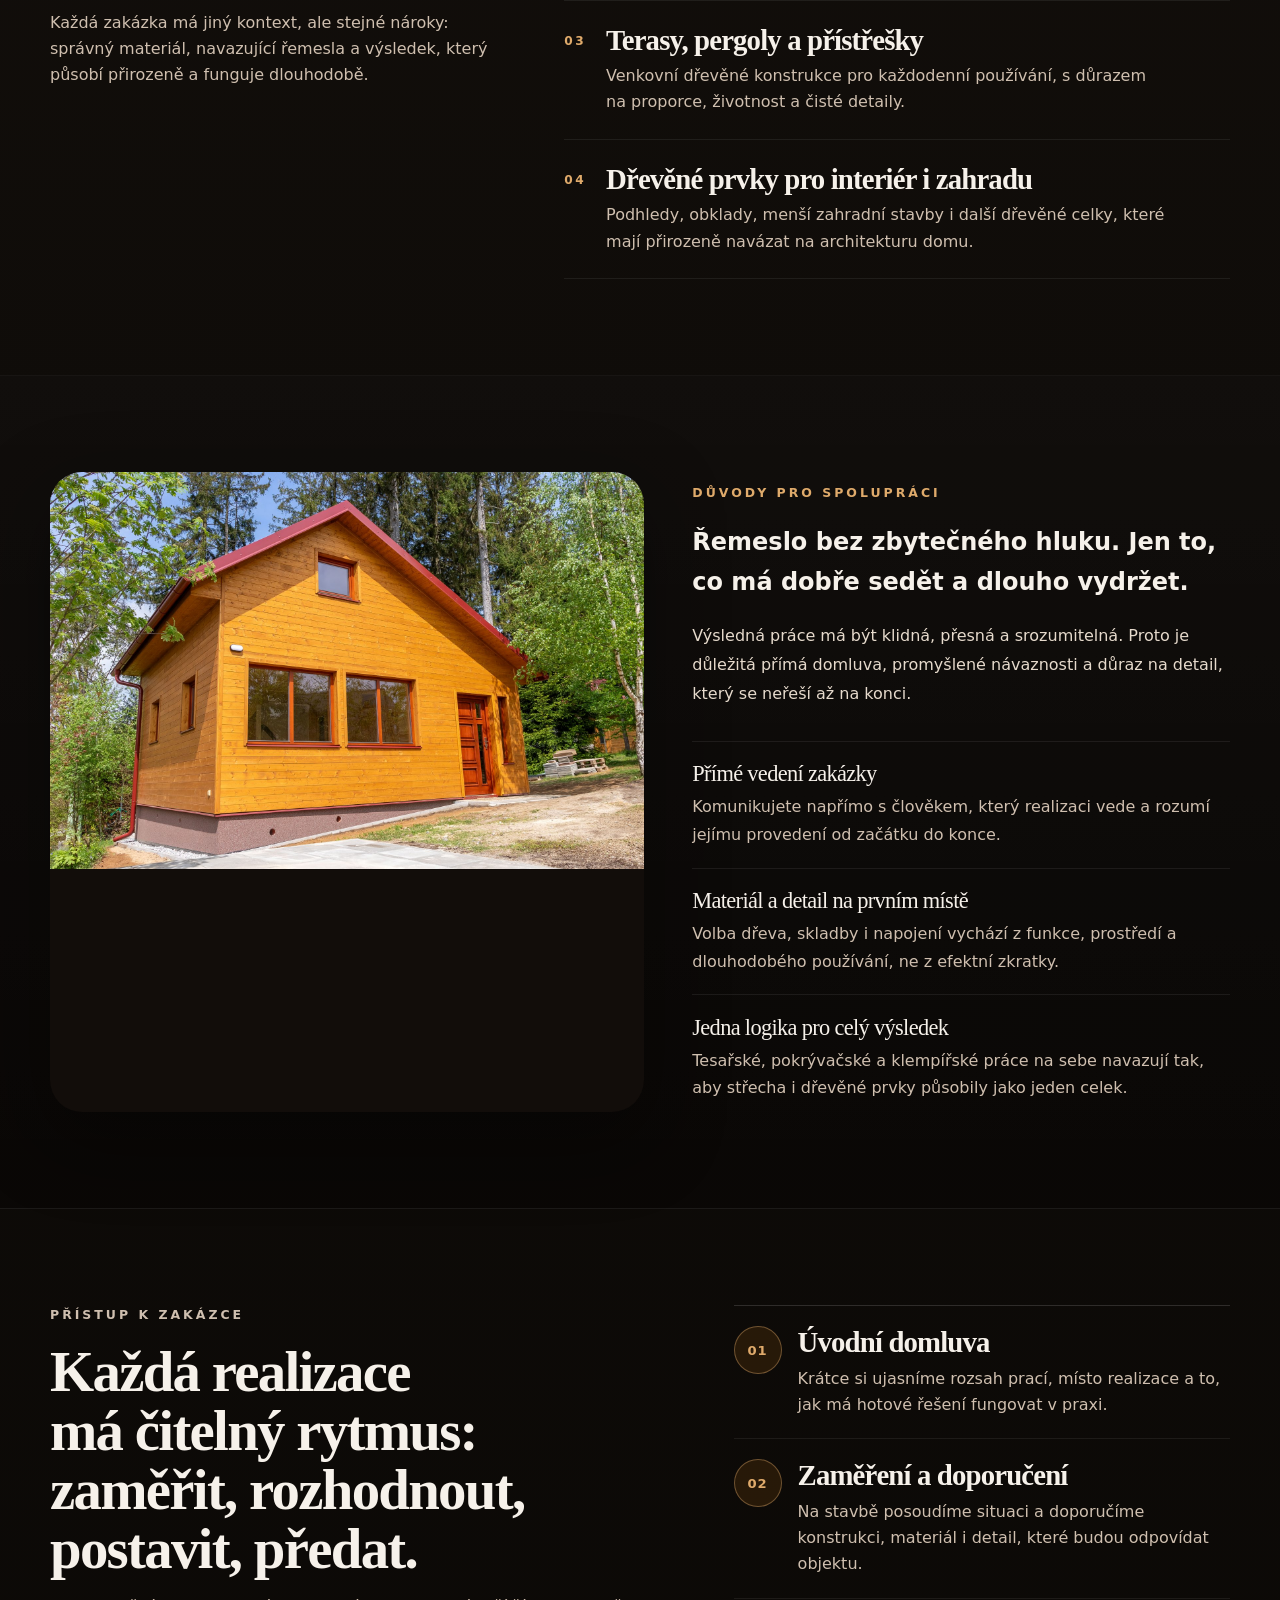
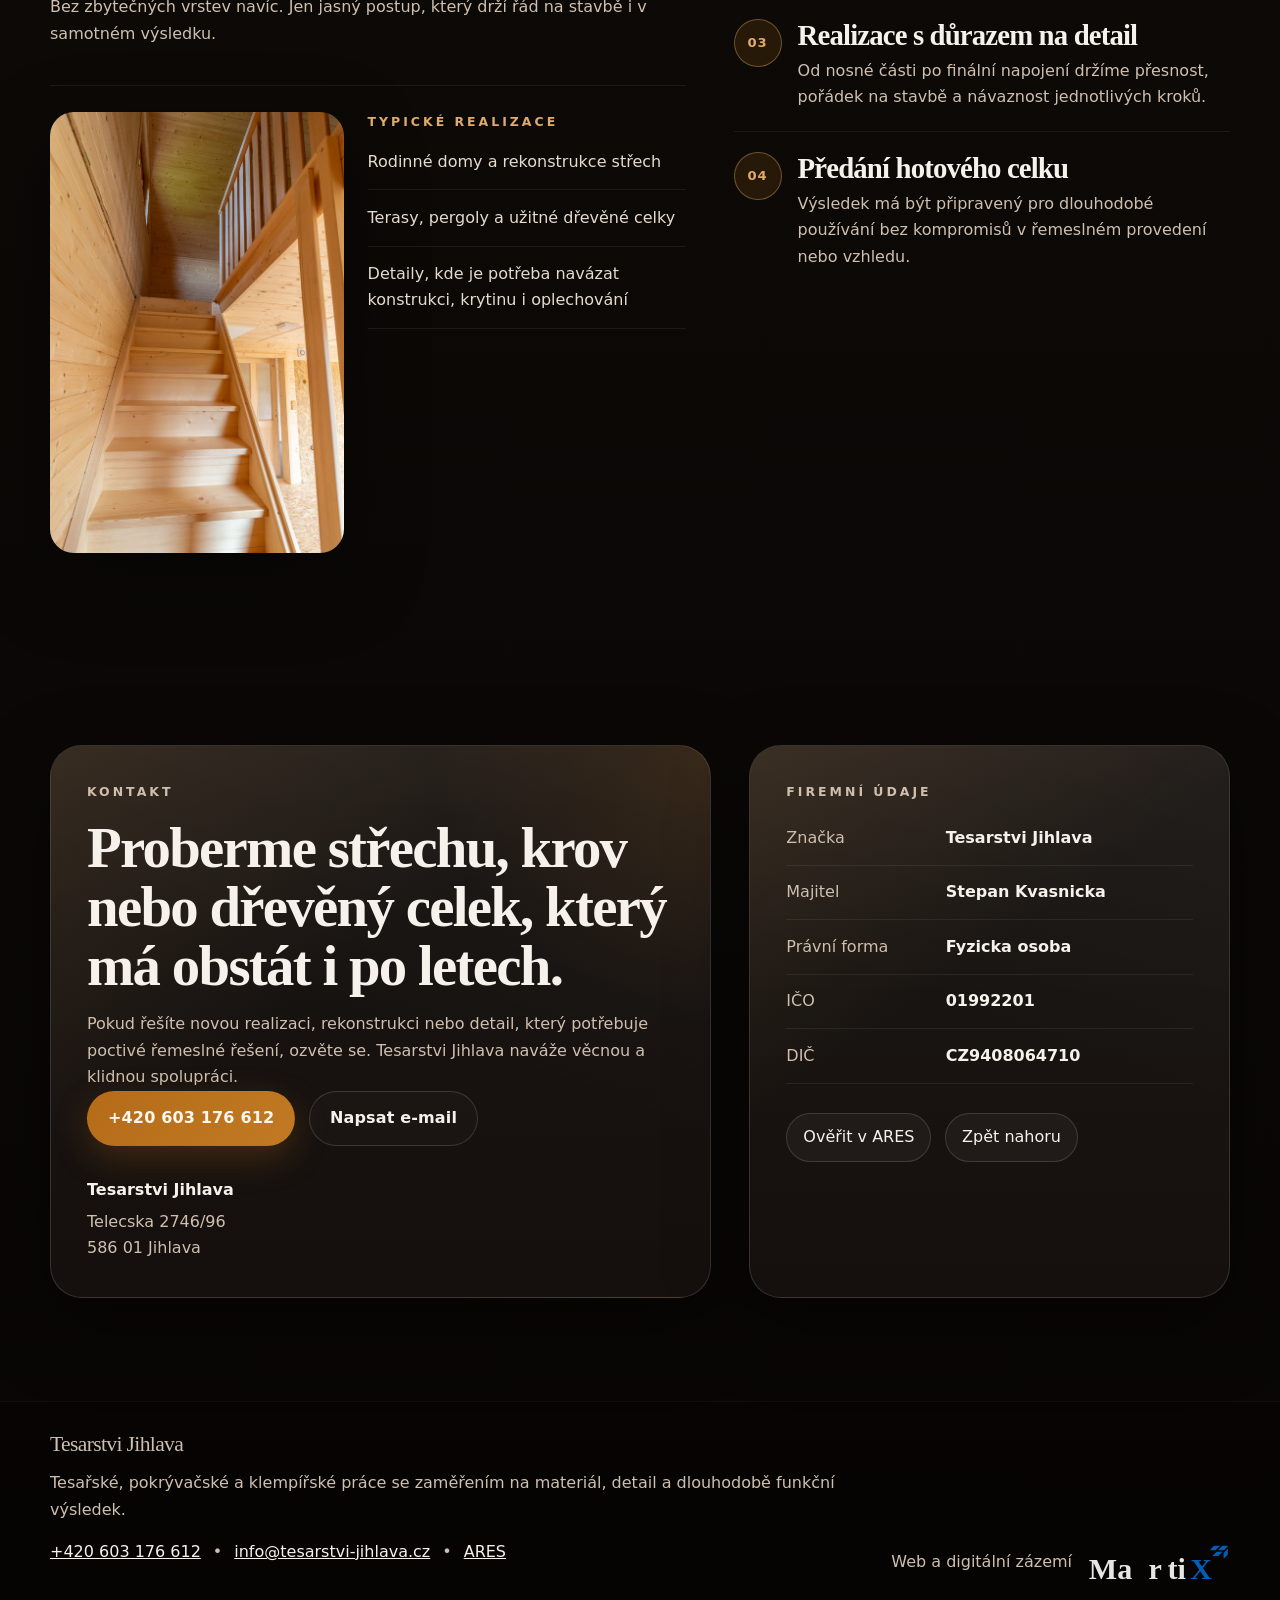
<file: src/koncepty/01-remeslna-editorial-premium/index.html>
<!DOCTYPE html>
<html lang="cs">
<head>
    <meta charset="UTF-8">
    <meta name="viewport" content="width=device-width, initial-scale=1.0">
    <meta name="description" content="Tesarstvi Jihlava realizuje krovy, střechy, terasy a dřevěné konstrukce s důrazem na materiál, detail a dlouhodobou funkčnost.">
    <meta name="theme-color" content="#110d0a">
    <title>Tesarstvi Jihlava | Remeslna editorial premium</title>
    <link rel="icon" href="../favicon.ico">
    <link rel="stylesheet" href="styles.css">
</head>
<body>
    <a class="skip-link" href="#obsah">Přeskočit na obsah</a>

    <header class="site-header">
        <div class="container site-header__inner">
            <a class="brand" href="#uvod" aria-label="Tesarstvi Jihlava">
                <img src="../shared/img/tesarstvi-jihlava.svg" alt="Logo Tesarstvi Jihlava">
            </a>

            <div class="site-header__nav-group" data-mobile-nav>
                <button
                    class="mobile-nav-toggle"
                    type="button"
                    aria-expanded="false"
                    aria-controls="site-nav-panel-01"
                    data-mobile-nav-toggle
                >
                    <span class="mobile-nav-toggle__label">Menu</span>
                    <span class="mobile-nav-toggle__bars" aria-hidden="true">
                        <span></span>
                        <span></span>
                        <span></span>
                    </span>
                </button>

                <div class="site-header__panel" id="site-nav-panel-01" data-mobile-nav-panel hidden>
                    <nav class="site-nav" aria-label="Hlavní navigace">
                        <a href="#sluzby" data-mobile-nav-link>
                            <svg viewBox="0 0 24 24" fill="none" stroke="currentColor" stroke-width="1.8" stroke-linecap="round" stroke-linejoin="round" aria-hidden="true">
                                <path d="M3 11.5 12 4l9 7.5"></path>
                                <path d="M5.5 10.5V20h13V10.5"></path>
                                <path d="M9.5 20v-5h5V20"></path>
                            </svg>
                            <span>Služby</span>
                        </a>
                        <a href="#duvody" data-mobile-nav-link>
                            <svg viewBox="0 0 24 24" fill="none" stroke="currentColor" stroke-width="1.8" stroke-linecap="round" stroke-linejoin="round" aria-hidden="true">
                                <path d="M12 3 5 6v5c0 5 3.4 8.4 7 10 3.6-1.6 7-5 7-10V6l-7-3Z"></path>
                                <path d="m8.6 12 2.2 2.2 4.8-5"></path>
                            </svg>
                            <span>Důvody pro spolupráci</span>
                        </a>
                        <a href="#pristup" data-mobile-nav-link>
                            <svg viewBox="0 0 24 24" fill="none" stroke="currentColor" stroke-width="1.8" stroke-linecap="round" stroke-linejoin="round" aria-hidden="true">
                                <rect x="4" y="3.5" width="16" height="17" rx="2"></rect>
                                <path d="M9 3.5v4"></path>
                                <path d="M15 3.5v4"></path>
                                <path d="M8 11h8"></path>
                                <path d="M8 15h5"></path>
                            </svg>
                            <span>Přístup k zakázce</span>
                        </a>
                        <a href="#kontakt" data-mobile-nav-link>
                            <svg viewBox="0 0 24 24" fill="none" stroke="currentColor" stroke-width="1.8" stroke-linecap="round" stroke-linejoin="round" aria-hidden="true">
                                <rect x="3" y="6" width="18" height="12" rx="2"></rect>
                                <path d="m4 8 8 6 8-6"></path>
                            </svg>
                            <span>Kontakt</span>
                        </a>
                    </nav>

                    <div class="site-header__actions">
                        <a class="button button--ghost" href="mailto:info@tesarstvi-jihlava.cz" data-mobile-nav-link>Napsat e-mail</a>
                        <a class="button button--primary" href="tel:+420603176612" data-mobile-nav-link>Zavolat</a>
                    </div>
                </div>
            </div>
        </div>
    </header>

    <main id="obsah">
        <section class="hero" id="uvod" aria-labelledby="hero-title">
            <figure class="hero__media">
                <img
                    src="../shared/gallery/projekty/2024/chata-vetrny-jenikov/uvod/DJI_0460.jpg"
                    alt="Realizace dřevěné chaty s výraznou střechou ve Větrném Jeníkově"
                    width="2400"
                    height="1800"
                    fetchpriority="high"
                >
            </figure>

            <div class="hero__inner">
                <div class="hero__content">
                    <p class="eyebrow">Tesařské, pokrývačské a klempířské práce v Jihlavě a okolí</p>
                    <h1 id="hero-title">Střechy a dřevěné konstrukce, které působí klidně už v prvním pohledu.</h1>
                    <p class="hero__lead">
                        Tesarstvi Jihlava vede krovy, střechy, terasy i detaily napřímo — s poctivým materiálem,
                        čistým napojením a výsledkem, který vydrží v provozu i na pohled.
                    </p>

                    <div class="hero__actions">
                        <a class="button button--primary" href="tel:+420603176612">Domluvit konzultaci</a>
                        <a class="button button--text" href="#sluzby">Co realizujeme</a>
                    </div>
                </div>

                <aside class="hero__aside" aria-label="Reálná realizace a hlavní zaměření">
                    <p class="panel-label">Reálná realizace</p>
                    <p class="hero__caption">
                        Chata Větrný Jeníkov ukazuje přístup, na kterém Tesarstvi Jihlava staví: správná konstrukce,
                        klidná silueta a detail, který drží celek.
                    </p>

                    <ul class="hero__list">
                        <li>Krovy a nosné konstrukce pro nové i rekonstruované střechy</li>
                        <li>Krytina, oplechování a návaznosti řešené jako jeden celek</li>
                        <li>Terasy, pergoly a další dřevěné prvky pro dům i zahradu</li>
                    </ul>

                    <a class="hero__contact" href="mailto:info@tesarstvi-jihlava.cz">info@tesarstvi-jihlava.cz</a>
                </aside>
            </div>
        </section>

        <section class="section section--services" id="sluzby" aria-labelledby="sluzby-title">
            <div class="container services-layout">
                <div class="section-heading section-heading--sticky">
                    <p class="eyebrow">Služby</p>
                    <h2 id="sluzby-title">Rozsah prací, kde se konstrukce, krytina a detail neřeší odděleně.</h2>
                    <p>
                        Každá zakázka má jiný kontext, ale stejné nároky: správný materiál, navazující řemesla
                        a výsledek, který působí přirozeně a funguje dlouhodobě.
                    </p>
                </div>

                <div class="service-list">
                    <article class="service-item">
                        <span class="service-item__index">01</span>
                        <div>
                            <h3>Krovy a nosné konstrukce</h3>
                            <p>Nové krovy, úpravy i rekonstrukce s respektem k domu, zatížení i dalším profesím na stavbě.</p>
                        </div>
                    </article>

                    <article class="service-item">
                        <span class="service-item__index">02</span>
                        <div>
                            <h3>Pokrývačské a klempířské práce</h3>
                            <p>Střešní skladba, oplechování a odvodnění vedené tak, aby celek seděl technicky i pohledově.</p>
                        </div>
                    </article>

                    <article class="service-item">
                        <span class="service-item__index">03</span>
                        <div>
                            <h3>Terasy, pergoly a přístřešky</h3>
                            <p>Venkovní dřevěné konstrukce pro každodenní používání, s důrazem na proporce, životnost a čisté detaily.</p>
                        </div>
                    </article>

                    <article class="service-item">
                        <span class="service-item__index">04</span>
                        <div>
                            <h3>Dřevěné prvky pro interiér i zahradu</h3>
                            <p>Podhledy, obklady, menší zahradní stavby i další dřevěné celky, které mají přirozeně navázat na architekturu domu.</p>
                        </div>
                    </article>
                </div>
            </div>
        </section>

        <section class="section section--alt" id="duvody" aria-labelledby="duvody-title">
            <div class="container feature-layout">
                <figure class="feature-media">
                    <img
                        src="../shared/gallery/projekty/2024/chata-vetrny-jenikov/galerie/IMG_8722-HDR.jpg"
                        alt="Pohled na dřevěnou chatu a střechu v okolní krajině"
                        width="2400"
                        height="1600"
                        loading="lazy"
                    >
                </figure>

                <div class="feature-copy">
                    <p class="eyebrow">Důvody pro spolupráci</p>
                    <h2 id="duvody-title">Řemeslo bez zbytečného hluku. Jen to, co má dobře sedět a dlouho vydržet.</h2>
                    <p class="feature-lead">
                        Výsledná práce má být klidná, přesná a srozumitelná. Proto je důležitá přímá domluva,
                        promyšlené návaznosti a důraz na detail, který se neřeší až na konci.
                    </p>

                    <dl class="proof-list">
                        <div>
                            <dt>Přímé vedení zakázky</dt>
                            <dd>Komunikujete napřímo s člověkem, který realizaci vede a rozumí jejímu provedení od začátku do konce.</dd>
                        </div>
                        <div>
                            <dt>Materiál a detail na prvním místě</dt>
                            <dd>Volba dřeva, skladby i napojení vychází z funkce, prostředí a dlouhodobého používání, ne z efektní zkratky.</dd>
                        </div>
                        <div>
                            <dt>Jedna logika pro celý výsledek</dt>
                            <dd>Tesařské, pokrývačské a klempířské práce na sebe navazují tak, aby střecha i dřevěné prvky působily jako jeden celek.</dd>
                        </div>
                    </dl>
                </div>
            </div>
        </section>

        <section class="section" id="pristup" aria-labelledby="pristup-title">
            <div class="container process-layout">
                <div class="process__content">
                    <div class="section-heading section-heading--compact process__intro">
                        <p class="eyebrow">Přístup k zakázce</p>
                        <h2 id="pristup-title">Každá realizace má čitelný rytmus: zaměřit, rozhodnout, postavit, předat.</h2>
                        <p>Bez zbytečných vrstev navíc. Jen jasný postup, který drží řád na stavbě i v samotném výsledku.</p>
                    </div>

                    <div class="editorial-note">
                        <figure class="detail-media">
                            <img
                                src="../shared/gallery/projekty/2024/chata-vetrny-jenikov/galerie/IMG_8637-HDR.jpg"
                                alt="Detail dřevěného obložení a řemeslného napojení"
                                width="1199"
                                height="1800"
                                loading="lazy"
                            >
                        </figure>

                        <div>
                            <p class="panel-label">Typické realizace</p>
                            <ul class="editorial-points">
                                <li>Rodinné domy a rekonstrukce střech</li>
                                <li>Terasy, pergoly a užitné dřevěné celky</li>
                                <li>Detaily, kde je potřeba navázat konstrukci, krytinu i oplechování</li>
                            </ul>
                        </div>
                    </div>
                </div>

                <ol class="process-list">
                    <li>
                        <span class="process-step">01</span>
                        <div>
                            <h3>Úvodní domluva</h3>
                            <p>Krátce si ujasníme rozsah prací, místo realizace a to, jak má hotové řešení fungovat v praxi.</p>
                        </div>
                    </li>
                    <li>
                        <span class="process-step">02</span>
                        <div>
                            <h3>Zaměření a doporučení</h3>
                            <p>Na stavbě posoudíme situaci a doporučíme konstrukci, materiál i detail, které budou odpovídat objektu.</p>
                        </div>
                    </li>
                    <li>
                        <span class="process-step">03</span>
                        <div>
                            <h3>Realizace s důrazem na detail</h3>
                            <p>Od nosné části po finální napojení držíme přesnost, pořádek na stavbě a návaznost jednotlivých kroků.</p>
                        </div>
                    </li>
                    <li>
                        <span class="process-step">04</span>
                        <div>
                            <h3>Předání hotového celku</h3>
                            <p>Výsledek má být připravený pro dlouhodobé používání bez kompromisů v řemeslném provedení nebo vzhledu.</p>
                        </div>
                    </li>
                </ol>
            </div>
        </section>

        <section class="section section--contact" id="kontakt" aria-labelledby="kontakt-title">
            <div class="container contact-layout">
                <div class="contact-card contact-card--primary">
                    <p class="eyebrow">Kontakt</p>
                    <h2 id="kontakt-title">Proberme střechu, krov nebo dřevěný celek, který má obstát i po letech.</h2>
                    <p>
                        Pokud řešíte novou realizaci, rekonstrukci nebo detail, který potřebuje poctivé řemeslné řešení,
                        ozvěte se. Tesarstvi Jihlava naváže věcnou a klidnou spolupráci.
                    </p>

                    <div class="contact-actions">
                        <a class="button button--primary" href="tel:+420603176612">+420 603 176 612</a>
                        <a class="button button--ghost" href="mailto:info@tesarstvi-jihlava.cz">Napsat e-mail</a>
                    </div>

                    <address class="contact-address">
                        <strong>Tesarstvi Jihlava</strong><br>
                        Telecska 2746/96<br>
                        586 01 Jihlava
                    </address>
                </div>

                <aside class="contact-card contact-card--details" aria-label="Firemní údaje">
                    <p class="panel-label">Firemní údaje</p>

                    <dl class="company-details">
                        <div>
                            <dt>Značka</dt>
                            <dd>Tesarstvi Jihlava</dd>
                        </div>
                        <div>
                            <dt>Majitel</dt>
                            <dd>Stepan Kvasnicka</dd>
                        </div>
                        <div>
                            <dt>Právní forma</dt>
                            <dd>Fyzicka osoba</dd>
                        </div>
                        <div>
                            <dt>IČO</dt>
                            <dd>01992201</dd>
                        </div>
                        <div>
                            <dt>DIČ</dt>
                            <dd>CZ9408064710</dd>
                        </div>
                    </dl>

                    <div class="contact-links">
                        <a href="https://ares.gov.cz/ekonomicke-subjekty?ico=01992201" target="_blank" rel="noreferrer">Ověřit v ARES</a>
                        <a href="#uvod">Zpět nahoru</a>
                    </div>
                </aside>
            </div>
        </section>
    </main>

    <footer class="site-footer">
        <div class="container site-footer__inner">
            <div class="site-footer__brand">
                <p class="site-footer__title">Tesarstvi Jihlava</p>
                <p>Tesařské, pokrývačské a klempířské práce se zaměřením na materiál, detail a dlouhodobě funkční výsledek.</p>
                <p>
                    <a href="tel:+420603176612">+420 603 176 612</a>
                    <span aria-hidden="true">•</span>
                    <a href="mailto:info@tesarstvi-jihlava.cz">info@tesarstvi-jihlava.cz</a>
                    <span aria-hidden="true">•</span>
                    <a href="https://ares.gov.cz/ekonomicke-subjekty?ico=01992201" target="_blank" rel="noreferrer">ARES</a>
                </p>
            </div>

            <a class="site-credit" href="https://martix.dev" target="_blank" rel="noreferrer" aria-label="MartiX">
                <span>Web a digitální zázemí</span>
                <img src="../shared/img/martix-logo-invert.svg" alt="Logo MartiX">
            </a>
        </div>
    </footer>
    <script src="../shared/js/mobile-nav.js" defer></script>
</body>
</html>
</file>
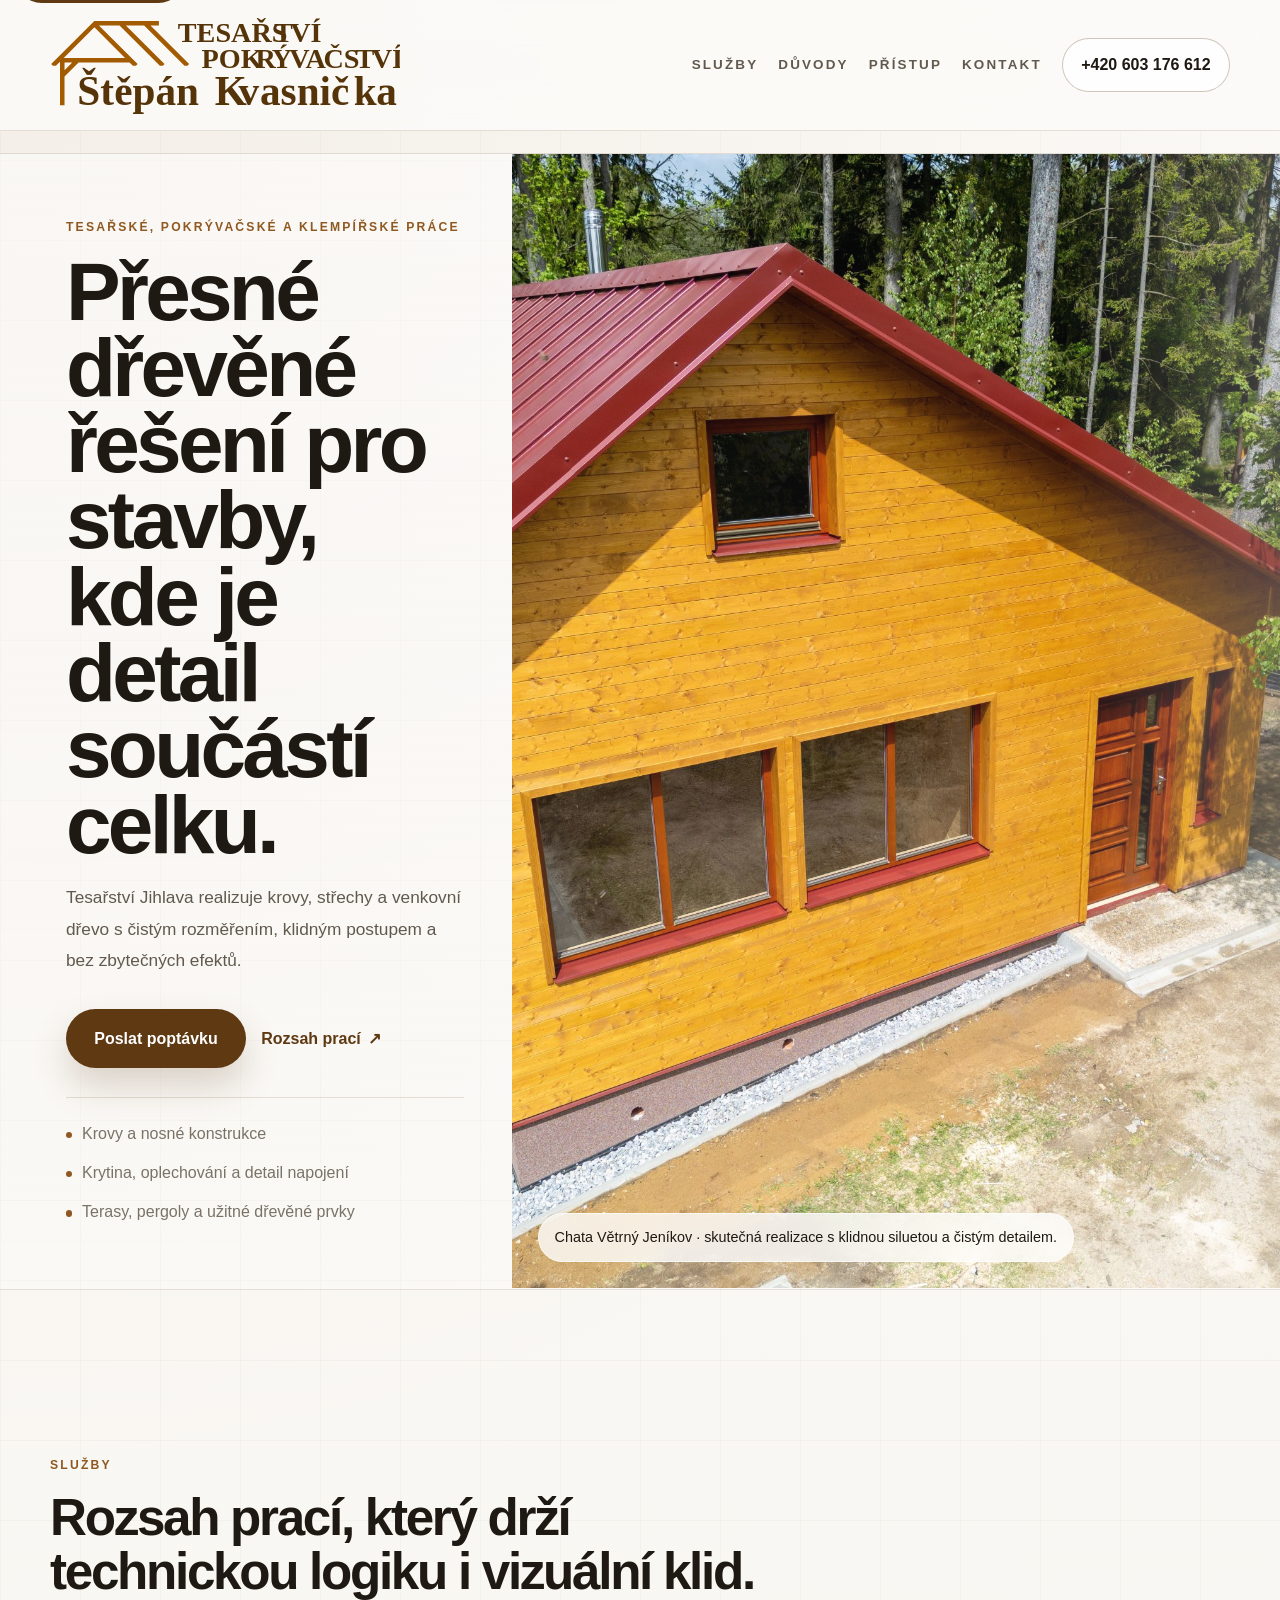
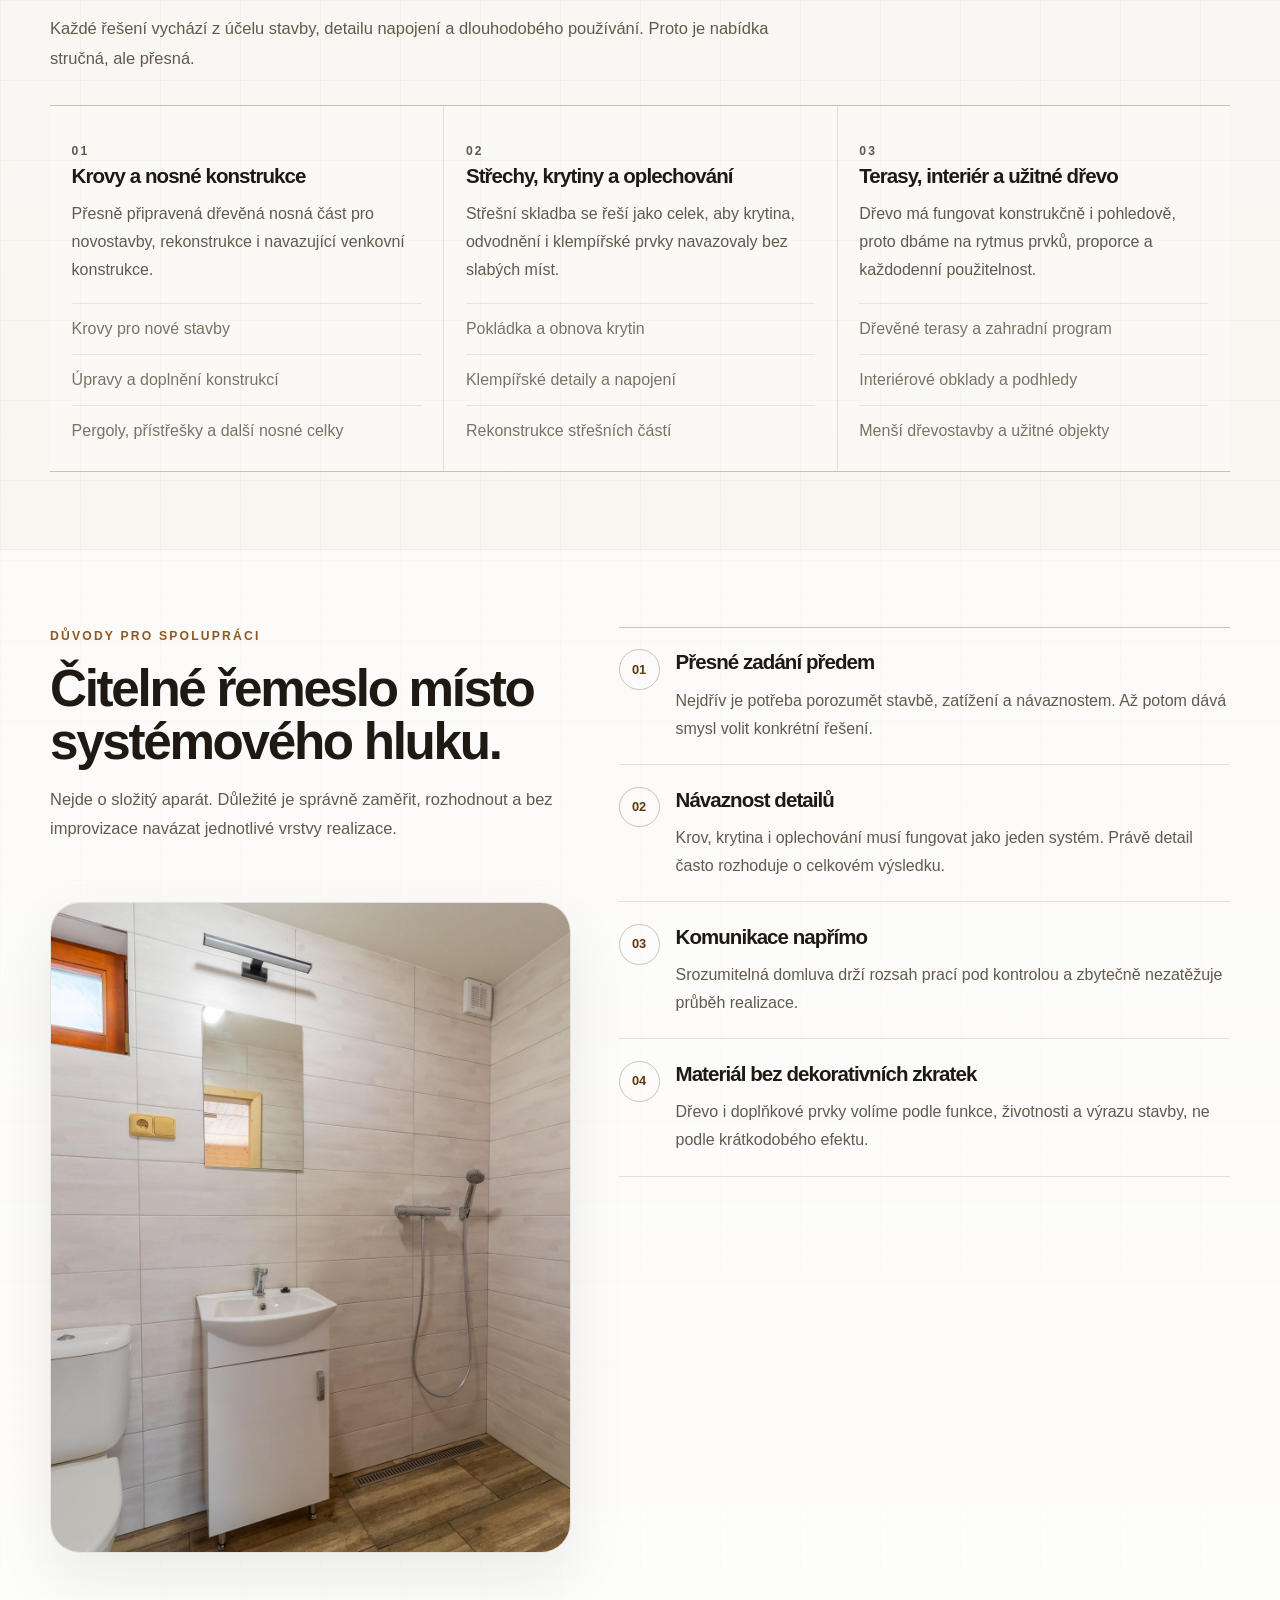
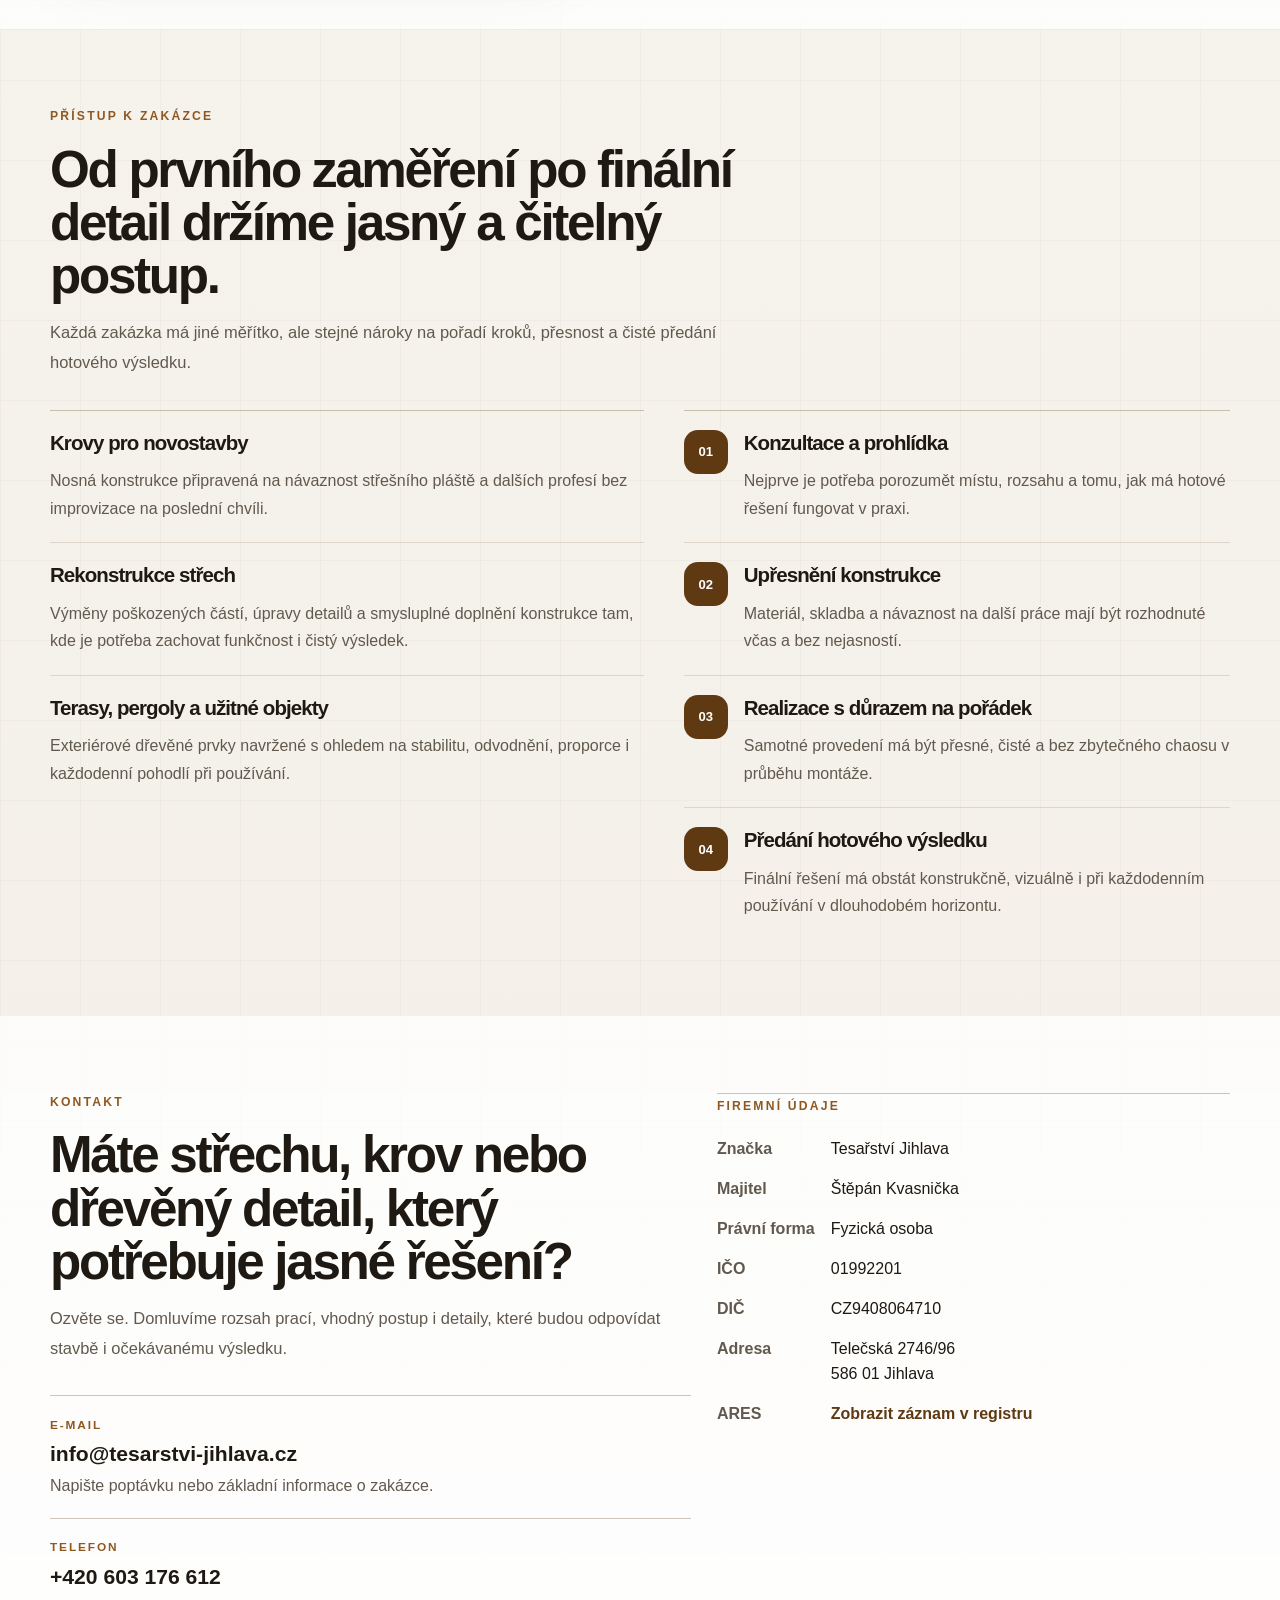
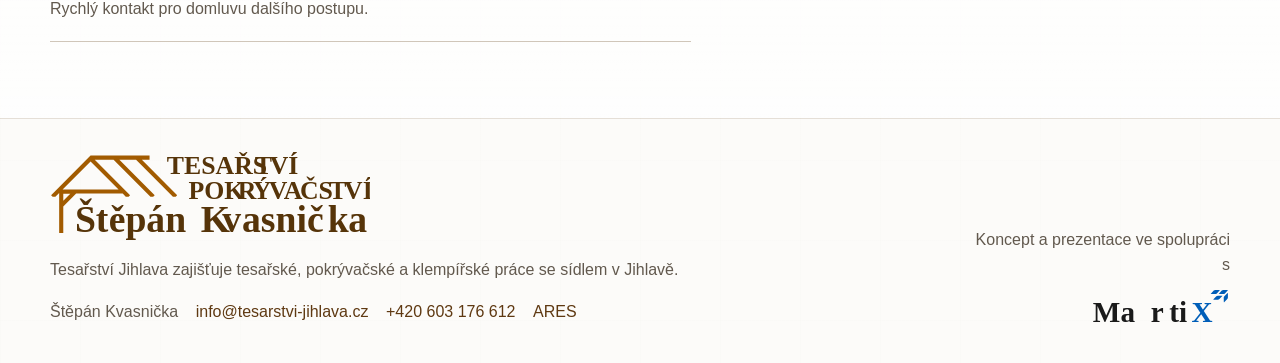
<file: src/koncepty/02-architektonicka-svetla-presnost/index.html>
<!DOCTYPE html>
<html lang="cs">
<head>
  <meta charset="utf-8">
  <meta name="viewport" content="width=device-width, initial-scale=1">
  <title>Tesařství Jihlava | Architektonická lehkost a přesnost</title>
  <meta name="description" content="Světlý, přesný a přehledný koncept prezentace Tesařství Jihlava pro tesařské, pokrývačské a klempířské práce v Jihlavě a okolí.">
  <link rel="icon" href="../favicon.ico">
  <link rel="stylesheet" href="styles.css">
</head>
<body>
  <a class="skip-link" href="#obsah">Přeskočit na obsah</a>

  <header class="site-header">
    <div class="container header-inner">
      <a class="brand" href="#uvod" aria-label="Tesařství Jihlava">
        <img src="../shared/img/tesarstvi-jihlava.svg" alt="Logo Tesařství Jihlava">
      </a>

      <div class="header-nav-shell" data-mobile-nav>
        <button
          class="mobile-nav-toggle"
          type="button"
          aria-expanded="false"
          aria-controls="site-nav-panel-02"
          data-mobile-nav-toggle
        >
          <span class="mobile-nav-toggle__label">Menu</span>
          <span class="mobile-nav-toggle__bars" aria-hidden="true">
            <span></span>
            <span></span>
            <span></span>
          </span>
        </button>

        <div class="header-nav-panel" id="site-nav-panel-02" data-mobile-nav-panel hidden>
          <nav class="main-nav" aria-label="Hlavní navigace">
            <a href="#sluzby" data-mobile-nav-link><span>Služby</span></a>
            <a href="#duvody" data-mobile-nav-link><span>Důvody</span></a>
            <a href="#realizace" data-mobile-nav-link><span>Přístup</span></a>
            <a href="#kontakt" data-mobile-nav-link><span>Kontakt</span></a>
          </nav>

          <a class="header-call" href="tel:+420603176612" data-mobile-nav-link>+420 603 176 612</a>
        </div>
      </div>
    </div>
  </header>

  <main id="obsah">
    <section class="hero" id="uvod" aria-labelledby="hero-title">
      <div class="hero__frame">
        <div class="hero__copy-shell">
          <div class="hero__copy">
            <p class="section-label">Tesařské, pokrývačské a klempířské práce</p>
            <h1 id="hero-title">Přesné dřevěné řešení pro stavby, kde je detail součástí celku.</h1>
            <p class="hero-lead">
              Tesařství Jihlava realizuje krovy, střechy a venkovní dřevo s čistým rozměřením,
              klidným postupem a bez zbytečných efektů.
            </p>

            <div class="cta-group">
              <a class="button button-primary" href="mailto:info@tesarstvi-jihlava.cz">Poslat poptávku</a>
              <a class="button button-text" href="#sluzby">Rozsah prací</a>
            </div>

            <ul class="hero-list">
              <li>Krovy a nosné konstrukce</li>
              <li>Krytina, oplechování a detail napojení</li>
              <li>Terasy, pergoly a užitné dřevěné prvky</li>
            </ul>
          </div>
        </div>

        <figure class="hero__media">
          <img
            src="../shared/gallery/projekty/2024/chata-vetrny-jenikov/uvod/DJI_0459.jpg"
            alt="Realizace chaty se světlou střechou a dřevěnou konstrukcí ve Větrném Jeníkově"
            width="2400"
            height="1800"
            fetchpriority="high"
          >
          <figcaption>Chata Větrný Jeníkov · skutečná realizace s klidnou siluetou a čistým detailem.</figcaption>
        </figure>
      </div>
    </section>

    <section class="section" id="sluzby">
      <div class="container">
        <div class="section-heading">
          <p class="section-label">Služby</p>
          <h2>Rozsah prací, který drží technickou logiku i vizuální klid.</h2>
          <p>
            Každé řešení vychází z účelu stavby, detailu napojení a dlouhodobého používání.
            Proto je nabídka stručná, ale přesná.
          </p>
        </div>

        <div class="service-rail">
          <article class="service-column">
            <p class="service-index">01</p>
            <h3>Krovy a nosné konstrukce</h3>
            <p>Přesně připravená dřevěná nosná část pro novostavby, rekonstrukce i navazující venkovní konstrukce.</p>
            <ul class="service-points">
              <li>Krovy pro nové stavby</li>
              <li>Úpravy a doplnění konstrukcí</li>
              <li>Pergoly, přístřešky a další nosné celky</li>
            </ul>
          </article>

          <article class="service-column">
            <p class="service-index">02</p>
            <h3>Střechy, krytiny a oplechování</h3>
            <p>Střešní skladba se řeší jako celek, aby krytina, odvodnění i klempířské prvky navazovaly bez slabých míst.</p>
            <ul class="service-points">
              <li>Pokládka a obnova krytin</li>
              <li>Klempířské detaily a napojení</li>
              <li>Rekonstrukce střešních částí</li>
            </ul>
          </article>

          <article class="service-column">
            <p class="service-index">03</p>
            <h3>Terasy, interiér a užitné dřevo</h3>
            <p>Dřevo má fungovat konstrukčně i pohledově, proto dbáme na rytmus prvků, proporce a každodenní použitelnost.</p>
            <ul class="service-points">
              <li>Dřevěné terasy a zahradní program</li>
              <li>Interiérové obklady a podhledy</li>
              <li>Menší dřevostavby a užitné objekty</li>
            </ul>
          </article>
        </div>
      </div>
    </section>

    <section class="section section-alt" id="duvody">
      <div class="container material-layout">
        <div class="material-layout__intro">
          <div class="section-heading section-heading-compact">
            <p class="section-label">Důvody pro spolupráci</p>
            <h2>Čitelné řemeslo místo systémového hluku.</h2>
            <p>
              Nejde o složitý aparát. Důležité je správně zaměřit, rozhodnout a bez improvizace navázat jednotlivé vrstvy realizace.
            </p>
          </div>

          <figure class="material-photo">
            <img
              src="../shared/gallery/projekty/2024/chata-vetrny-jenikov/galerie/IMG_8704-HDR.jpg"
              alt="Detail dřevěného obkladu a přesně vedených linií"
              width="1200"
              height="1800"
              loading="lazy"
            >
          </figure>
        </div>

        <ol class="reason-list">
          <li>
            <span>01</span>
            <div>
              <h3>Přesné zadání předem</h3>
              <p>Nejdřív je potřeba porozumět stavbě, zatížení a návaznostem. Až potom dává smysl volit konkrétní řešení.</p>
            </div>
          </li>
          <li>
            <span>02</span>
            <div>
              <h3>Návaznost detailů</h3>
              <p>Krov, krytina i oplechování musí fungovat jako jeden systém. Právě detail často rozhoduje o celkovém výsledku.</p>
            </div>
          </li>
          <li>
            <span>03</span>
            <div>
              <h3>Komunikace napřímo</h3>
              <p>Srozumitelná domluva drží rozsah prací pod kontrolou a zbytečně nezatěžuje průběh realizace.</p>
            </div>
          </li>
          <li>
            <span>04</span>
            <div>
              <h3>Materiál bez dekorativních zkratek</h3>
              <p>Dřevo i doplňkové prvky volíme podle funkce, životnosti a výrazu stavby, ne podle krátkodobého efektu.</p>
            </div>
          </li>
        </ol>
      </div>
    </section>

    <section class="section" id="realizace">
      <div class="container detail-layout">
        <div class="detail-layout__intro">
          <p class="section-label">Přístup k zakázce</p>
          <h2>Od prvního zaměření po finální detail držíme jasný a čitelný postup.</h2>
          <p>
            Každá zakázka má jiné měřítko, ale stejné nároky na pořadí kroků, přesnost a čisté předání hotového výsledku.
          </p>
        </div>

        <div class="detail-layout__body">
          <div class="case-list">
            <article class="case-item">
              <h3>Krovy pro novostavby</h3>
              <p>Nosná konstrukce připravená na návaznost střešního pláště a dalších profesí bez improvizace na poslední chvíli.</p>
            </article>
            <article class="case-item">
              <h3>Rekonstrukce střech</h3>
              <p>Výměny poškozených částí, úpravy detailů a smysluplné doplnění konstrukce tam, kde je potřeba zachovat funkčnost i čistý výsledek.</p>
            </article>
            <article class="case-item">
              <h3>Terasy, pergoly a užitné objekty</h3>
              <p>Exteriérové dřevěné prvky navržené s ohledem na stabilitu, odvodnění, proporce i každodenní pohodlí při používání.</p>
            </article>
          </div>

          <ol class="process-list">
            <li>
              <span class="process-badge">01</span>
              <div>
                <h3>Konzultace a prohlídka</h3>
                <p>Nejprve je potřeba porozumět místu, rozsahu a tomu, jak má hotové řešení fungovat v praxi.</p>
              </div>
            </li>
            <li>
              <span class="process-badge">02</span>
              <div>
                <h3>Upřesnění konstrukce</h3>
                <p>Materiál, skladba a návaznost na další práce mají být rozhodnuté včas a bez nejasností.</p>
              </div>
            </li>
            <li>
              <span class="process-badge">03</span>
              <div>
                <h3>Realizace s důrazem na pořádek</h3>
                <p>Samotné provedení má být přesné, čisté a bez zbytečného chaosu v průběhu montáže.</p>
              </div>
            </li>
            <li>
              <span class="process-badge">04</span>
              <div>
                <h3>Předání hotového výsledku</h3>
                <p>Finální řešení má obstát konstrukčně, vizuálně i při každodenním používání v dlouhodobém horizontu.</p>
              </div>
            </li>
          </ol>
        </div>
      </div>
    </section>

    <section class="section contact-section" id="kontakt">
      <div class="container contact-grid">
        <div class="contact-copy">
          <p class="section-label">Kontakt</p>
          <h2>Máte střechu, krov nebo dřevěný detail, který potřebuje jasné řešení?</h2>
          <p>
            Ozvěte se. Domluvíme rozsah prací, vhodný postup i detaily, které budou odpovídat stavbě i očekávanému výsledku.
          </p>

          <div class="contact-actions">
            <a class="contact-link" href="mailto:info@tesarstvi-jihlava.cz">
              <span class="contact-label">E-mail</span>
              <strong>info@tesarstvi-jihlava.cz</strong>
              <span>Napište poptávku nebo základní informace o zakázce.</span>
            </a>

            <a class="contact-link" href="tel:+420603176612">
              <span class="contact-label">Telefon</span>
              <strong>+420 603 176 612</strong>
              <span>Rychlý kontakt pro domluvu dalšího postupu.</span>
            </a>
          </div>
        </div>

        <aside class="company-card" aria-label="Firemní údaje">
          <p class="section-label">Firemní údaje</p>
          <dl>
            <dt>Značka</dt>
            <dd>Tesařství Jihlava</dd>

            <dt>Majitel</dt>
            <dd>Štěpán Kvasnička</dd>

            <dt>Právní forma</dt>
            <dd>Fyzická osoba</dd>

            <dt>IČO</dt>
            <dd>01992201</dd>

            <dt>DIČ</dt>
            <dd>CZ9408064710</dd>

            <dt>Adresa</dt>
            <dd>
              <address>
                Telečská 2746/96<br>
                586&nbsp;01 Jihlava
              </address>
            </dd>

            <dt>ARES</dt>
            <dd>
              <a href="https://ares.gov.cz/ekonomicke-subjekty?ico=01992201" target="_blank" rel="noreferrer noopener">
                Zobrazit záznam v registru
              </a>
            </dd>
          </dl>
        </aside>
      </div>
    </section>
  </main>

  <footer class="site-footer">
    <div class="container footer-grid">
      <div class="footer-brand">
        <img src="../shared/img/tesarstvi-jihlava.svg" alt="Logo Tesařství Jihlava">
        <p class="footer-description">
          Tesařství Jihlava zajišťuje tesařské, pokrývačské a klempířské práce se sídlem v Jihlavě.
        </p>
        <div class="footer-meta">
          <span>Štěpán Kvasnička</span>
          <a href="mailto:info@tesarstvi-jihlava.cz">info@tesarstvi-jihlava.cz</a>
          <a href="tel:+420603176612">+420 603 176 612</a>
          <a href="https://ares.gov.cz/ekonomicke-subjekty?ico=01992201" target="_blank" rel="noreferrer noopener">ARES</a>
        </div>
      </div>

      <div class="footer-credit">
        <span>Koncept a prezentace ve spolupráci s</span>
        <a href="https://martix.dev" target="_blank" rel="noreferrer noopener" aria-label="MartiX">
          <img src="../shared/img/martix-logo.svg" alt="MartiX">
        </a>
      </div>
    </div>
  </footer>
  <script src="../shared/js/mobile-nav.js" defer></script>
</body>
</html>
</file>
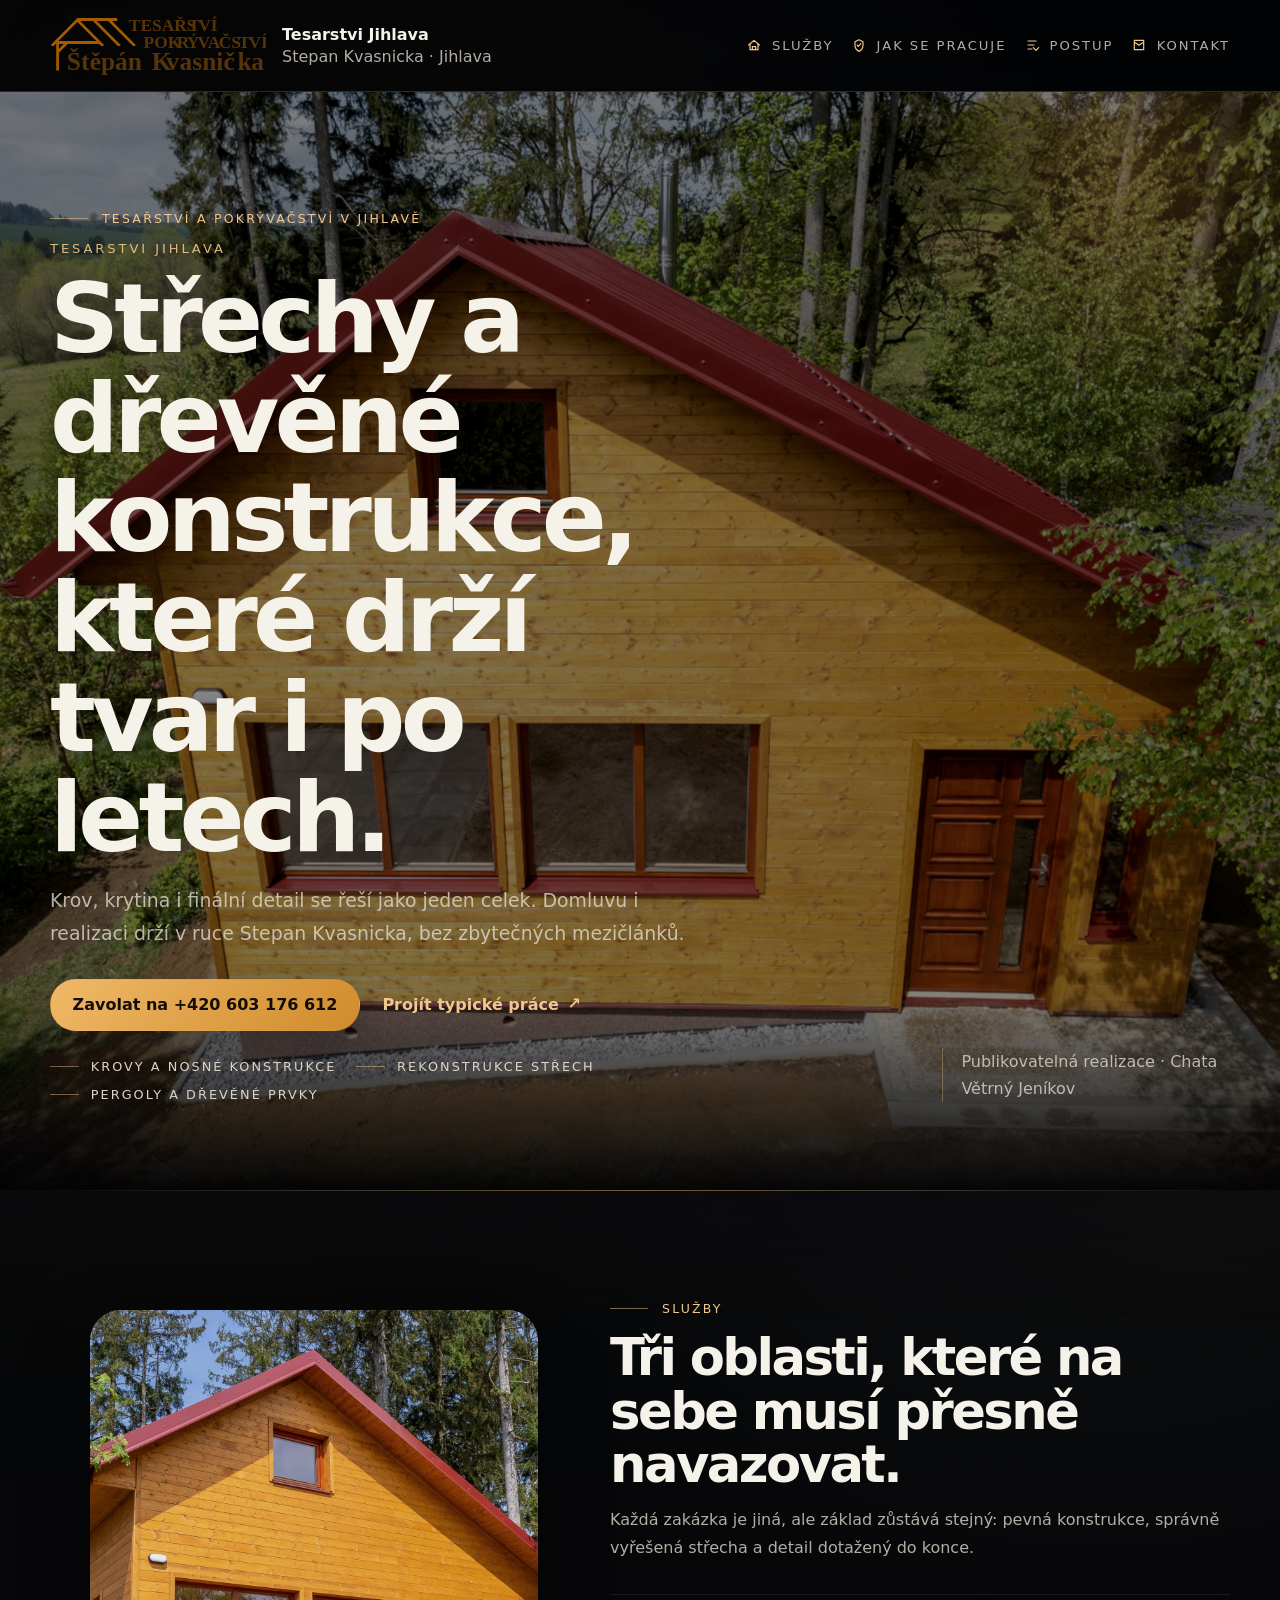
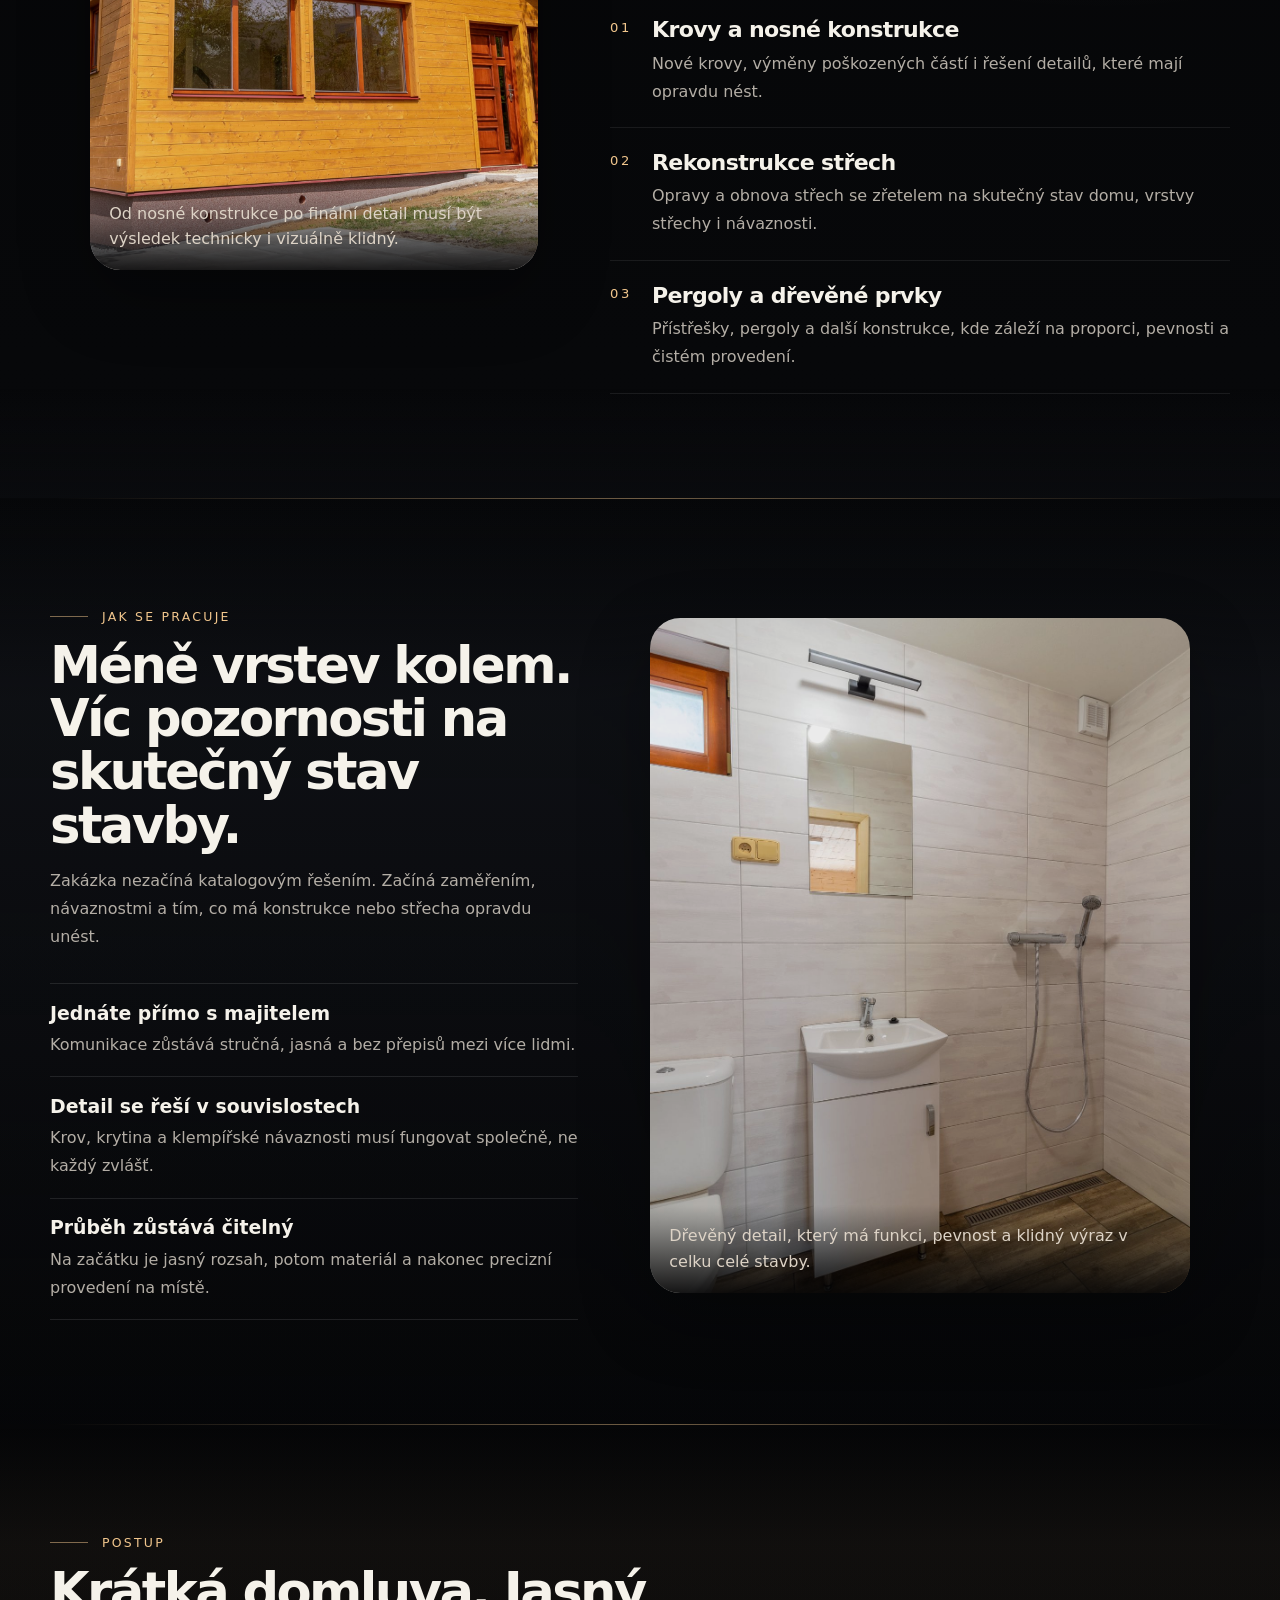
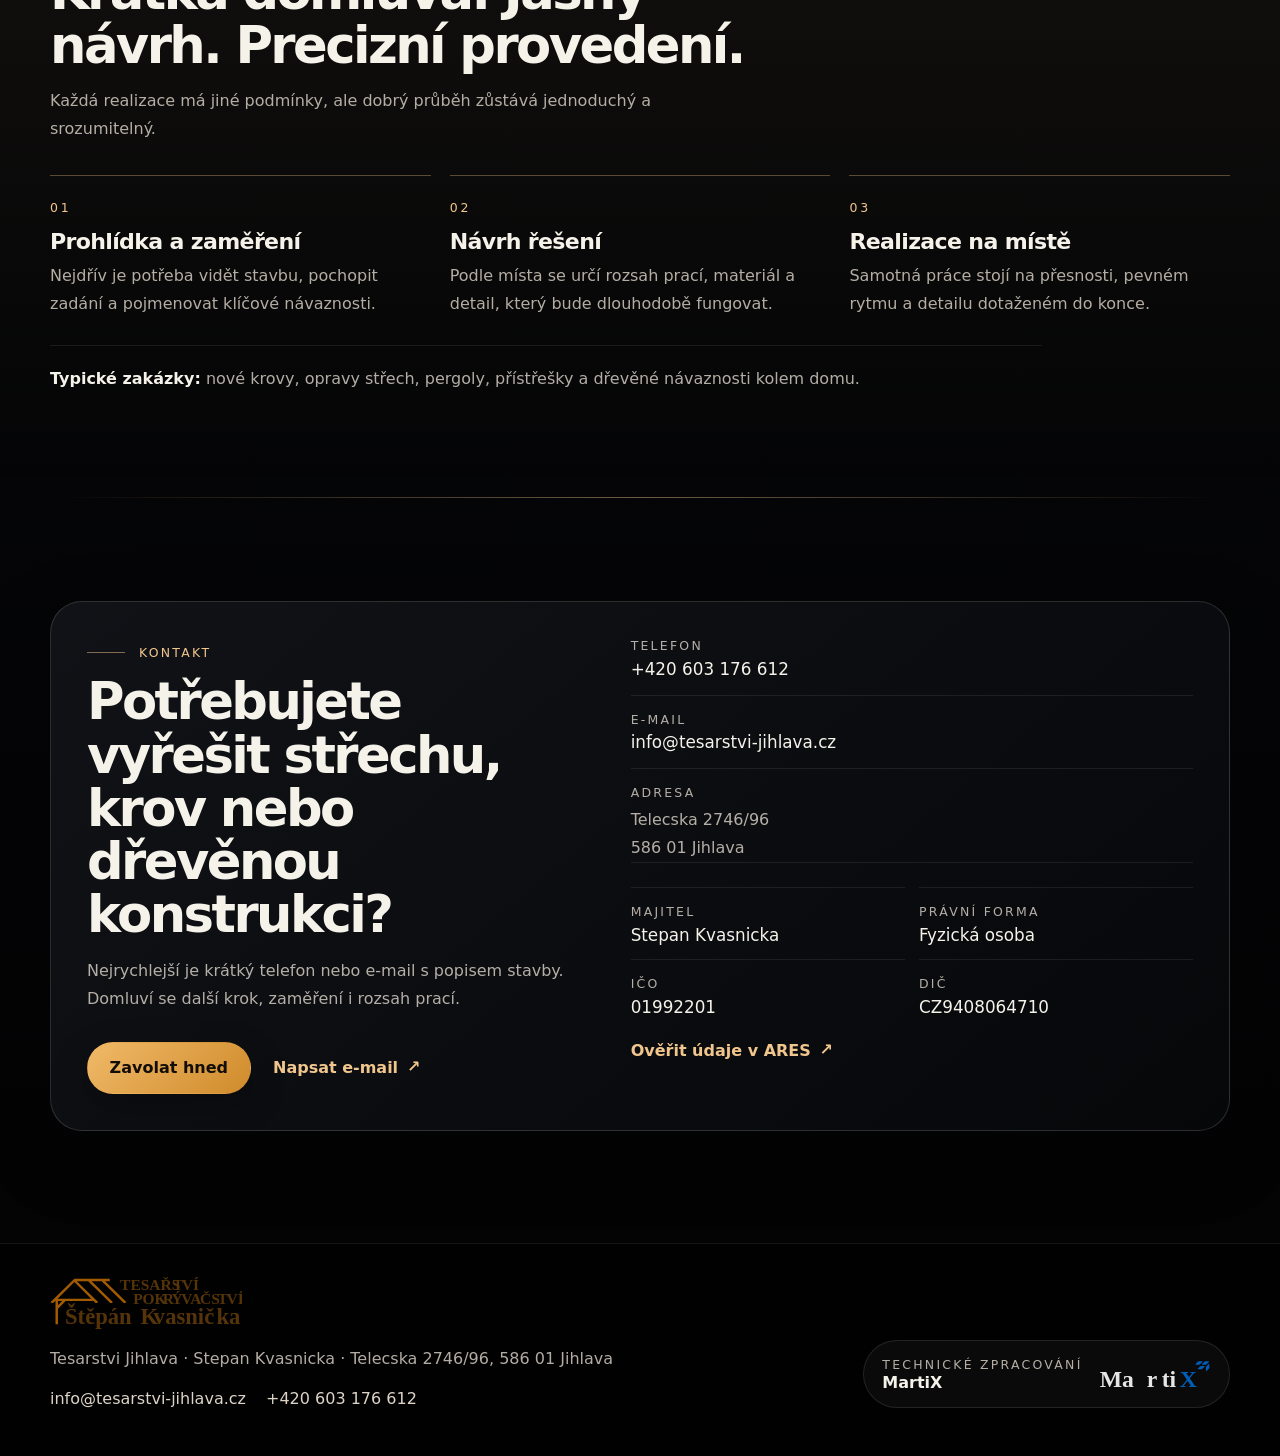
<file: src/koncepty/03-tmava-kinematicka-atmosfera/index.html>
<!DOCTYPE html>
<html lang="cs">
<head>
  <meta charset="utf-8">
  <meta name="viewport" content="width=device-width, initial-scale=1">
  <meta name="theme-color" content="#050506">
  <meta
    name="description"
    content="Tesarstvi Jihlava – tesařství a pokrývačství v Jihlavě. Krovy, střechy a dřevěné konstrukce s důrazem na detail, funkčnost a přímou domluvu."
  >
  <title>Tesarstvi Jihlava | Tmavá kinematická atmosféra</title>
  <link rel="icon" href="../favicon.ico">
  <link rel="stylesheet" href="styles.css">
</head>
<body>
  <a class="skip-link" href="#obsah">Přejít na obsah</a>

  <div class="page-shell">
    <header class="site-header">
      <div class="container header-inner">
        <a class="brand" href="#uvod" aria-label="Tesarstvi Jihlava">
          <img src="../shared/img/tesarstvi-jihlava.svg" alt="Logo Tesarstvi Jihlava">
          <span class="brand-copy">
            <strong>Tesarstvi Jihlava</strong>
            <span>Stepan Kvasnicka · Jihlava</span>
          </span>
        </a>

        <div class="header-nav-shell" data-mobile-nav>
          <button
            class="mobile-nav-toggle"
            type="button"
            aria-expanded="false"
            aria-controls="site-nav-panel-03"
            data-mobile-nav-toggle
          >
            <span class="mobile-nav-toggle__label">Menu</span>
            <span class="mobile-nav-toggle__bars" aria-hidden="true">
              <span></span>
              <span></span>
              <span></span>
            </span>
          </button>

          <div class="header-nav-panel" id="site-nav-panel-03" data-mobile-nav-panel hidden>
            <nav class="site-nav" aria-label="Hlavní navigace">
              <a href="#sluzby" data-mobile-nav-link>
                <svg viewBox="0 0 24 24" fill="none" stroke="currentColor" stroke-width="1.8" stroke-linecap="round" stroke-linejoin="round" aria-hidden="true">
                  <path d="M4 12 12 5l8 7"></path>
                  <path d="M6 10.5V19h12v-8.5"></path>
                  <path d="M9.5 19v-4.5h5V19"></path>
                </svg>
                <span>Služby</span>
              </a>
              <a href="#duvody" data-mobile-nav-link>
                <svg viewBox="0 0 24 24" fill="none" stroke="currentColor" stroke-width="1.8" stroke-linecap="round" stroke-linejoin="round" aria-hidden="true">
                  <path d="M12 4 6 7v5.5c0 4.4 2.7 7.5 6 9 3.3-1.5 6-4.6 6-9V7l-6-3Z"></path>
                  <path d="m9.2 12.2 1.8 1.8 3.8-4"></path>
                </svg>
                <span>Jak se pracuje</span>
              </a>
              <a href="#pristup" data-mobile-nav-link>
                <svg viewBox="0 0 24 24" fill="none" stroke="currentColor" stroke-width="1.8" stroke-linecap="round" stroke-linejoin="round" aria-hidden="true">
                  <path d="M6 6h12"></path>
                  <path d="M6 12h9"></path>
                  <path d="M6 18h6"></path>
                  <path d="m14 16 4 4 4-4"></path>
                </svg>
                <span>Postup</span>
              </a>
              <a href="#kontakt" data-mobile-nav-link>
                <svg viewBox="0 0 24 24" fill="none" stroke="currentColor" stroke-width="1.8" stroke-linecap="round" stroke-linejoin="round" aria-hidden="true">
                  <path d="M5 5h14v14H5z"></path>
                  <path d="m6.5 8.5 5.5 4 5.5-4"></path>
                </svg>
                <span>Kontakt</span>
              </a>
            </nav>

            <div class="header-panel-actions">
              <a class="button button-primary" href="tel:+420603176612" data-mobile-nav-link>Zavolat</a>
              <a class="text-link header-text-link" href="mailto:info@tesarstvi-jihlava.cz" data-mobile-nav-link>Napsat e-mail</a>
            </div>
          </div>
        </div>
      </div>
    </header>

    <main id="obsah">
      <section class="hero" id="uvod">
        <div class="hero-media" aria-hidden="true">
          <img src="../shared/gallery/projekty/2024/chata-vetrny-jenikov/uvod/DJI_0460.jpg" alt="">
        </div>
        <div class="hero-glow" aria-hidden="true"></div>

        <div class="container hero-inner">
          <div class="hero-copy">
            <p class="eyebrow">Tesařství a pokrývačství v Jihlavě</p>
            <p class="hero-brand">Tesarstvi Jihlava</p>
            <h1>Střechy a dřevěné konstrukce, které drží tvar i po letech.</h1>
            <p class="lead">
              Krov, krytina i finální detail se řeší jako jeden celek. Domluvu i realizaci drží v ruce
              Stepan Kvasnicka, bez zbytečných mezičlánků.
            </p>

            <div class="hero-actions">
              <a class="button button-primary" href="tel:+420603176612">Zavolat na +420 603 176 612</a>
              <a class="text-link" href="#sluzby">Projít typické práce</a>
            </div>

            <ul class="hero-facts" aria-label="Hlavní zaměření">
              <li>Krovy a nosné konstrukce</li>
              <li>Rekonstrukce střech</li>
              <li>Pergoly a dřevěné prvky</li>
            </ul>
          </div>

          <p class="hero-caption">Publikovatelná realizace · Chata Větrný Jeníkov</p>
        </div>
      </section>

      <section class="section section-services" id="sluzby">
        <div class="container section-grid section-grid--media">
          <figure class="section-visual section-visual--tall">
            <img src="../shared/gallery/projekty/2024/chata-vetrny-jenikov/uvod/IMG_8722-HDR.jpg" alt="">
            <figcaption>Od nosné konstrukce po finální detail musí být výsledek technicky i vizuálně klidný.</figcaption>
          </figure>

          <div class="section-copy">
            <p class="eyebrow">Služby</p>
            <h2>Tři oblasti, které na sebe musí přesně navazovat.</h2>
            <p class="section-intro">
              Každá zakázka je jiná, ale základ zůstává stejný: pevná konstrukce, správně vyřešená
              střecha a detail dotažený do konce.
            </p>

            <div class="service-list">
              <article class="service-item">
                <span class="service-index">01</span>
                <div>
                  <h3>Krovy a nosné konstrukce</h3>
                  <p>Nové krovy, výměny poškozených částí i řešení detailů, které mají opravdu nést.</p>
                </div>
              </article>

              <article class="service-item">
                <span class="service-index">02</span>
                <div>
                  <h3>Rekonstrukce střech</h3>
                  <p>Opravy a obnova střech se zřetelem na skutečný stav domu, vrstvy střechy i návaznosti.</p>
                </div>
              </article>

              <article class="service-item">
                <span class="service-index">03</span>
                <div>
                  <h3>Pergoly a dřevěné prvky</h3>
                  <p>Přístřešky, pergoly a další konstrukce, kde záleží na proporci, pevnosti a čistém provedení.</p>
                </div>
              </article>
            </div>
          </div>
        </div>
      </section>

      <section class="section section-story" id="duvody">
        <div class="container story-layout">
          <div class="story-copy">
            <p class="eyebrow">Jak se pracuje</p>
            <h2>Méně vrstev kolem. Víc pozornosti na skutečný stav stavby.</h2>
            <p class="section-intro">
              Zakázka nezačíná katalogovým řešením. Začíná zaměřením, návaznostmi a tím, co má
              konstrukce nebo střecha opravdu unést.
            </p>

            <dl class="proof-list">
              <div>
                <dt>Jednáte přímo s majitelem</dt>
                <dd>Komunikace zůstává stručná, jasná a bez přepisů mezi více lidmi.</dd>
              </div>
              <div>
                <dt>Detail se řeší v souvislostech</dt>
                <dd>Krov, krytina a klempířské návaznosti musí fungovat společně, ne každý zvlášť.</dd>
              </div>
              <div>
                <dt>Průběh zůstává čitelný</dt>
                <dd>Na začátku je jasný rozsah, potom materiál a nakonec precizní provedení na místě.</dd>
              </div>
            </dl>
          </div>

          <figure class="story-visual">
            <img src="../shared/gallery/projekty/2024/chata-vetrny-jenikov/galerie/IMG_8704-HDR.jpg" alt="">
            <figcaption>Dřevěný detail, který má funkci, pevnost a klidný výraz v celku celé stavby.</figcaption>
          </figure>
        </div>
      </section>

      <section class="section section-process" id="pristup">
        <div class="container">
          <div class="section-heading">
            <p class="eyebrow">Postup</p>
            <h2>Krátká domluva. Jasný návrh. Precizní provedení.</h2>
            <p class="section-intro">
              Každá realizace má jiné podmínky, ale dobrý průběh zůstává jednoduchý a srozumitelný.
            </p>
          </div>

          <ol class="process-rail">
            <li>
              <h3>Prohlídka a zaměření</h3>
              <p>Nejdřív je potřeba vidět stavbu, pochopit zadání a pojmenovat klíčové návaznosti.</p>
            </li>
            <li>
              <h3>Návrh řešení</h3>
              <p>Podle místa se určí rozsah prací, materiál a detail, který bude dlouhodobě fungovat.</p>
            </li>
            <li>
              <h3>Realizace na místě</h3>
              <p>Samotná práce stojí na přesnosti, pevném rytmu a detailu dotaženém do konce.</p>
            </li>
          </ol>

          <p class="process-note">
            <strong>Typické zakázky:</strong> nové krovy, opravy střech, pergoly, přístřešky a dřevěné návaznosti kolem domu.
          </p>
        </div>
      </section>

      <section class="section section-contact" id="kontakt">
        <div class="container contact-band">
          <div class="contact-copy">
            <p class="eyebrow">Kontakt</p>
            <h2>Potřebujete vyřešit střechu, krov nebo dřevěnou konstrukci?</h2>
            <p class="section-intro">
              Nejrychlejší je krátký telefon nebo e-mail s popisem stavby. Domluví se další krok,
              zaměření i rozsah prací.
            </p>

            <div class="hero-actions">
              <a class="button button-primary" href="tel:+420603176612">Zavolat hned</a>
              <a class="text-link" href="mailto:info@tesarstvi-jihlava.cz">Napsat e-mail</a>
            </div>
          </div>

          <div class="contact-details-shell">
            <address class="contact-details">
              <div>
                <span class="detail-label">Telefon</span>
                <a href="tel:+420603176612">+420 603 176 612</a>
              </div>
              <div>
                <span class="detail-label">E-mail</span>
                <a href="mailto:info@tesarstvi-jihlava.cz">info@tesarstvi-jihlava.cz</a>
              </div>
              <div>
                <span class="detail-label">Adresa</span>
                <p>Telecska 2746/96<br>586 01 Jihlava</p>
              </div>
            </address>

            <dl class="legal-grid">
              <div>
                <dt>Majitel</dt>
                <dd>Stepan Kvasnicka</dd>
              </div>
              <div>
                <dt>Právní forma</dt>
                <dd>Fyzická osoba</dd>
              </div>
              <div>
                <dt>IČO</dt>
                <dd>01992201</dd>
              </div>
              <div>
                <dt>DIČ</dt>
                <dd>CZ9408064710</dd>
              </div>
            </dl>

            <a class="text-link" href="https://ares.gov.cz/ekonomicke-subjekty?ico=01992201" target="_blank" rel="noreferrer">Ověřit údaje v ARES</a>
          </div>
        </div>
      </section>
    </main>

    <footer class="site-footer">
      <div class="container footer-inner">
        <div class="footer-brand">
          <img src="../shared/img/tesarstvi-jihlava.svg" alt="Logo Tesarstvi Jihlava">
          <p>Tesarstvi Jihlava · Stepan Kvasnicka · Telecska 2746/96, 586 01 Jihlava</p>
          <div class="footer-links">
            <a href="mailto:info@tesarstvi-jihlava.cz">info@tesarstvi-jihlava.cz</a>
            <a href="tel:+420603176612">+420 603 176 612</a>
          </div>
        </div>

        <a class="footer-credit" href="https://martix.dev" target="_blank" rel="noreferrer">
          <span class="credit-copy">
            <span class="credit-label">Technické zpracování</span>
            <strong>MartiX</strong>
          </span>
          <img src="../shared/img/martix-logo-invert.svg" alt="Logo MartiX">
        </a>
      </div>
    </footer>
  </div>
  <script src="../shared/js/mobile-nav.js" defer></script>
</body>
</html>
</file>
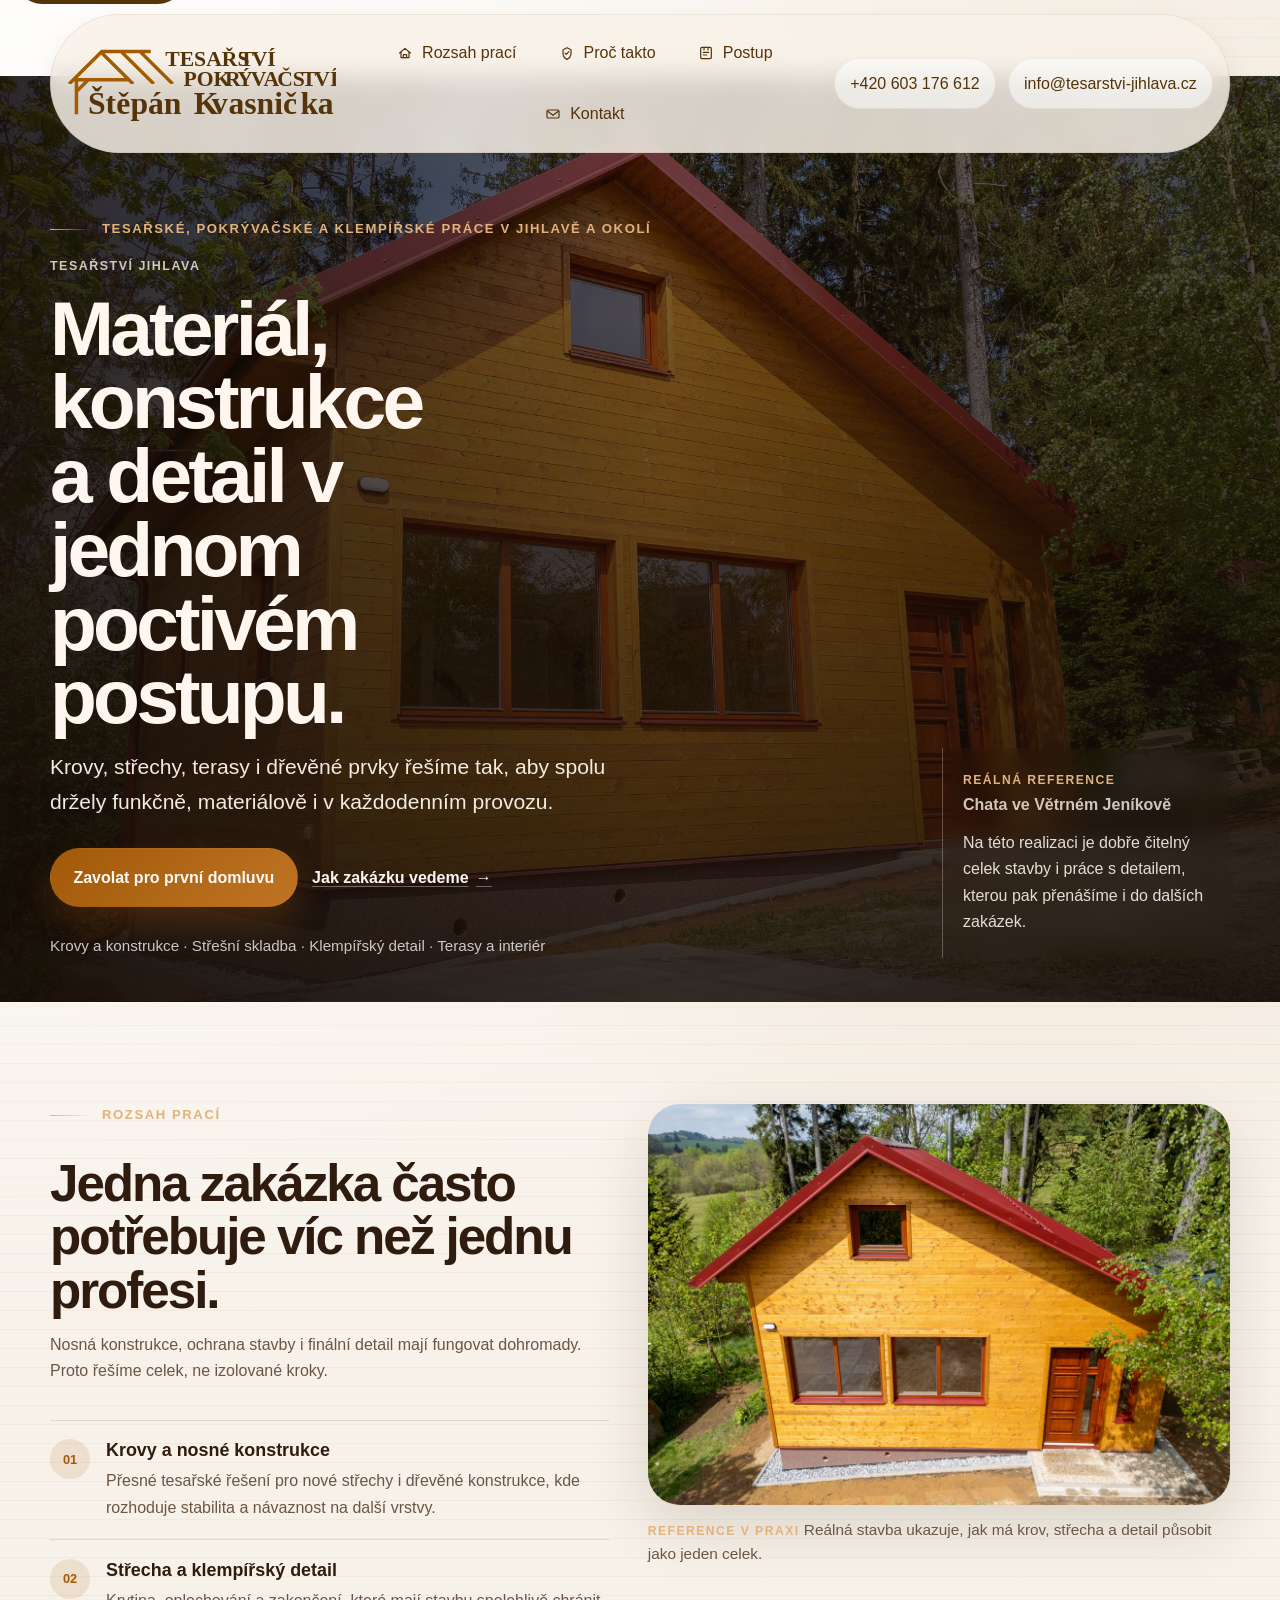
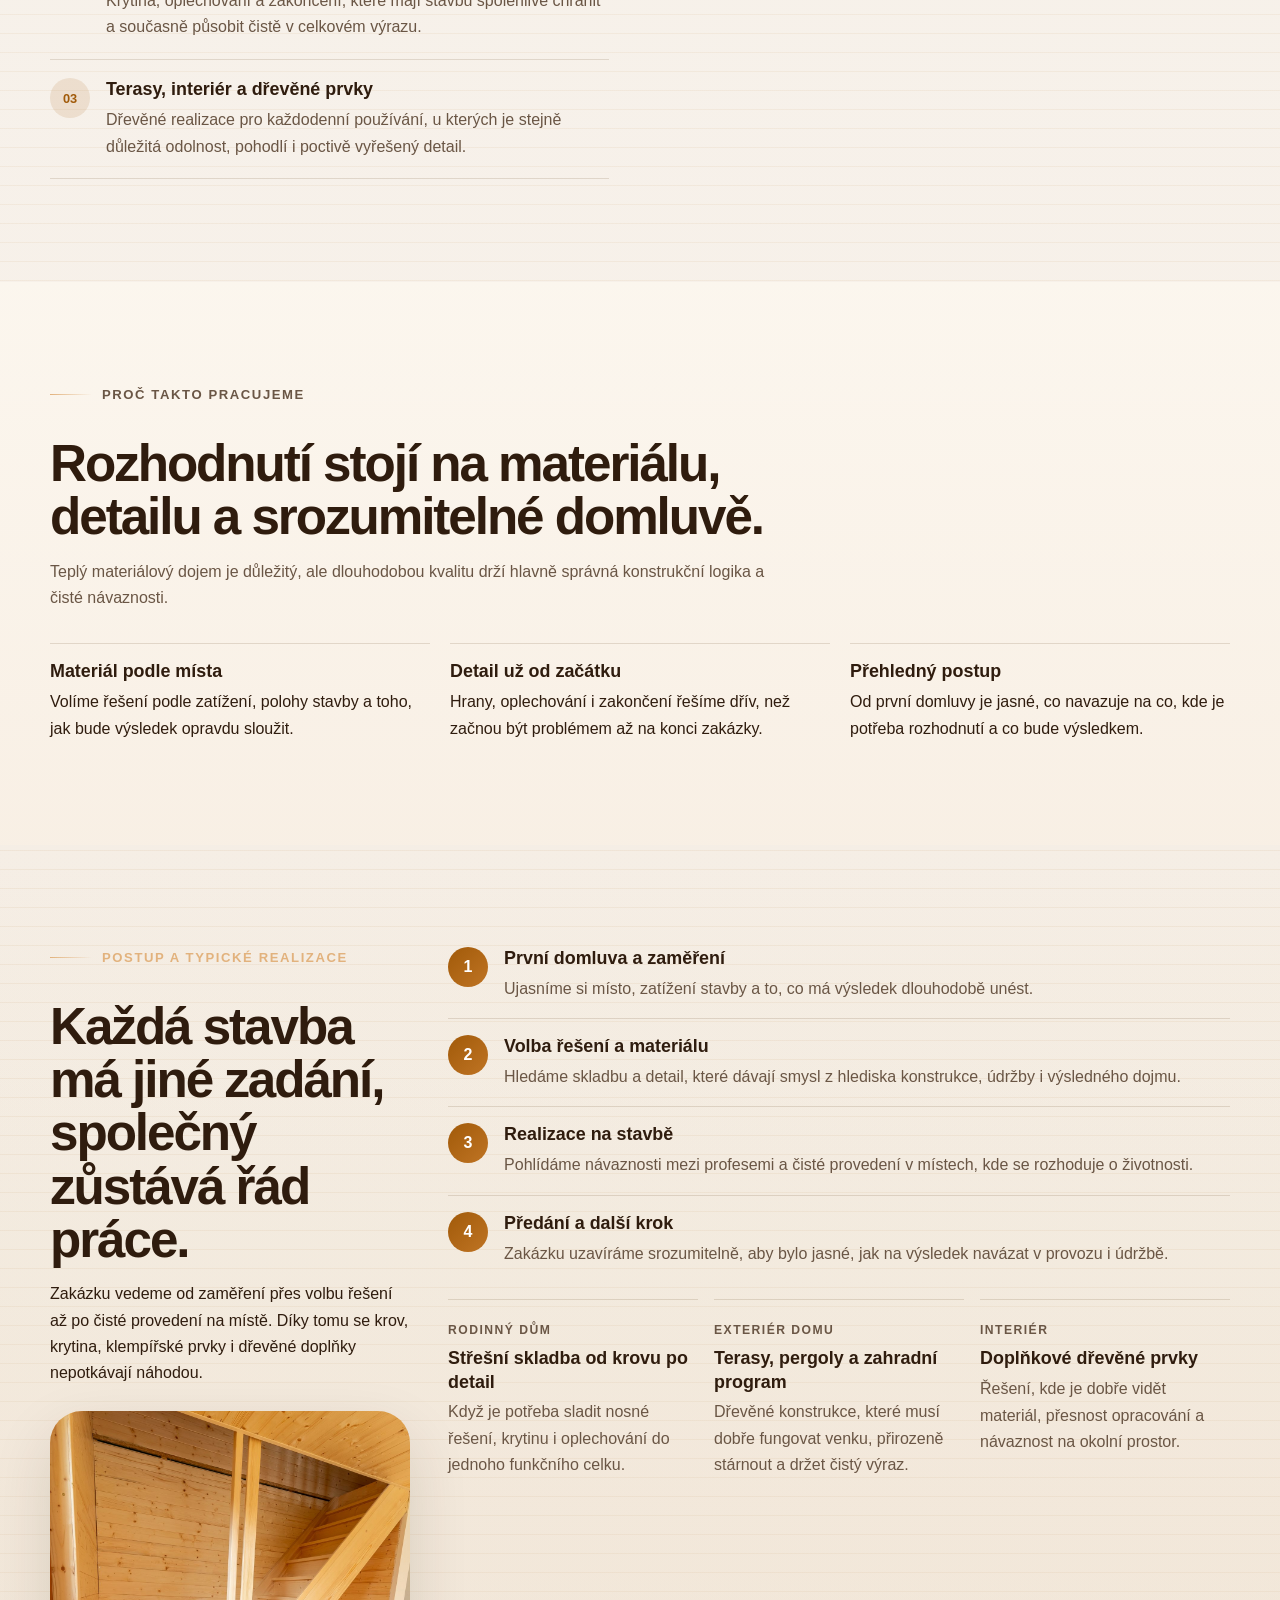
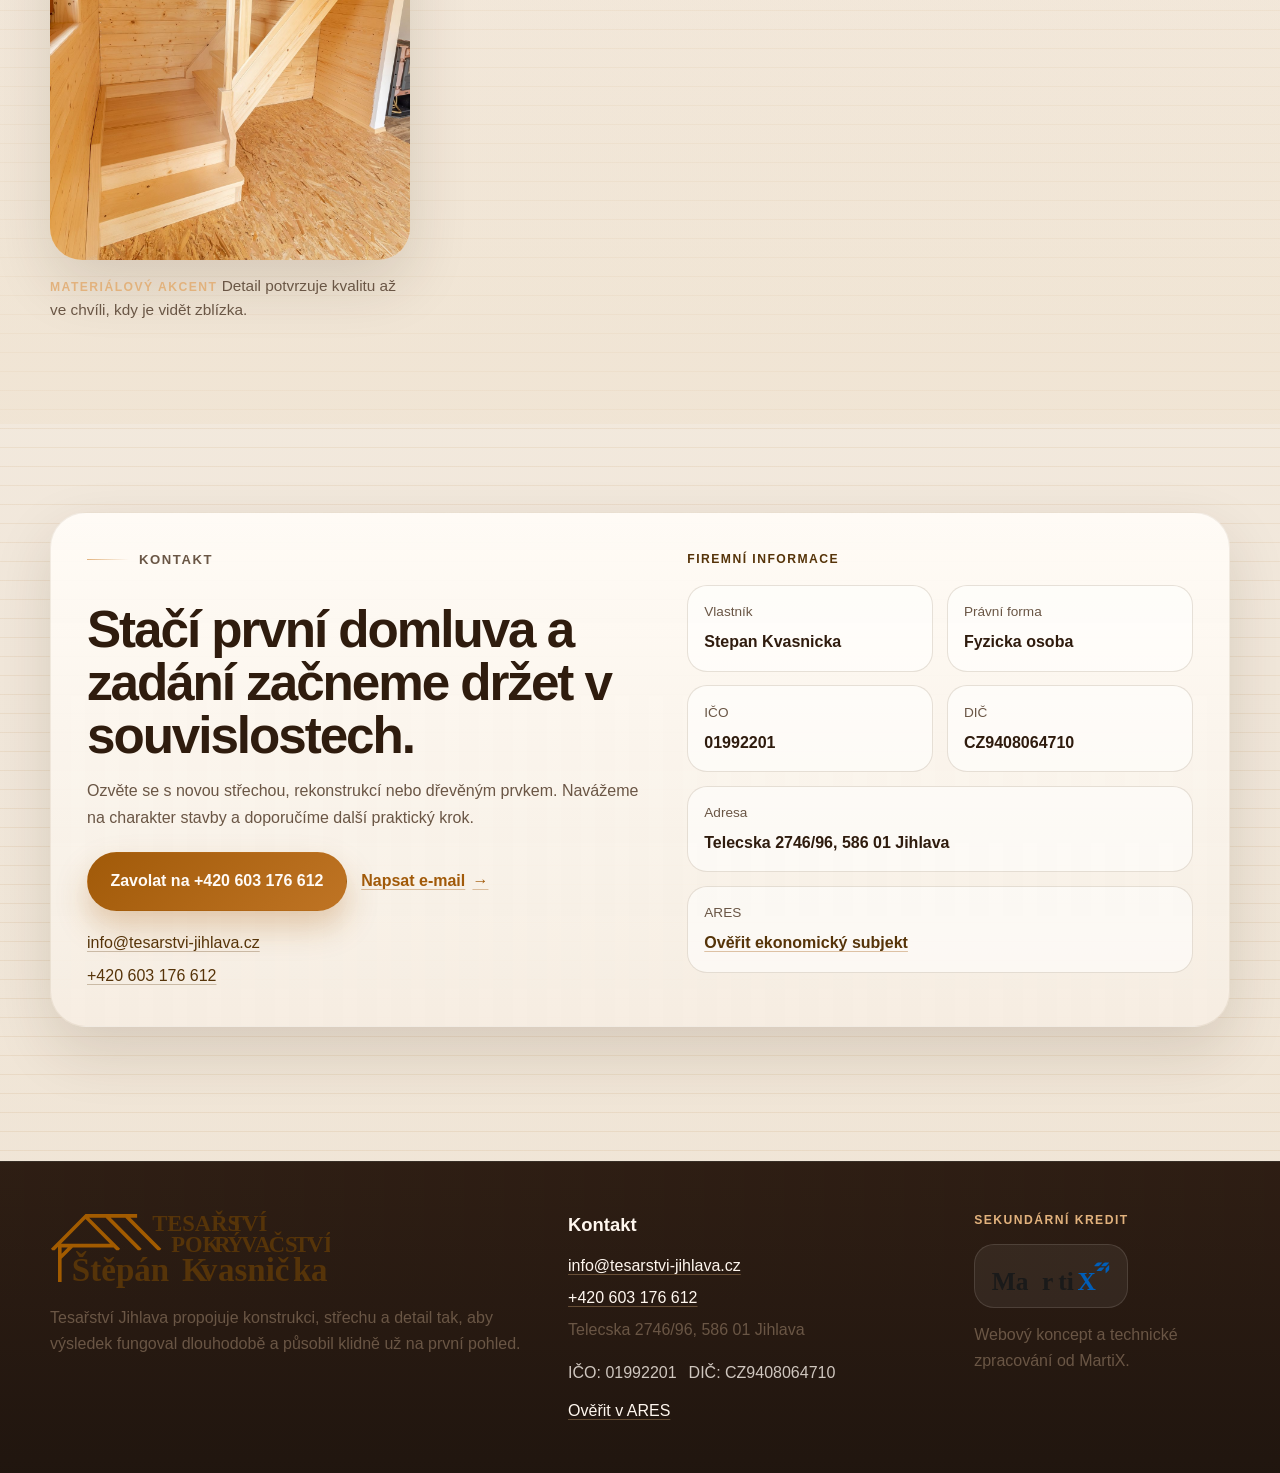
<file: src/koncepty/04-material-a-reference/index.html>
<!DOCTYPE html>
<html lang="cs">
<head>
  <meta charset="UTF-8">
  <meta name="viewport" content="width=device-width, initial-scale=1.0">
  <title>Tesařství Jihlava | Materiál a reference</title>
  <meta name="description" content="Tesařství Jihlava zajišťuje tesařské, pokrývačské a klempířské práce pro krovy, střechy, terasy, interiér, zahradní program a dřevostavby.">
  <meta name="theme-color" content="#f5eee4">
  <link rel="icon" href="../favicon.ico">
  <link rel="stylesheet" href="styles.css">
  <script src="../shared/js/mobile-nav.js" defer></script>
</head>
<body>
  <a class="skip-link" href="#obsah">Přeskočit na obsah</a>

  <header class="site-header">
    <div class="container topbar" data-mobile-nav>
      <a class="brand" href="#uvod" aria-label="Tesařství Jihlava">
        <img src="../shared/img/tesarstvi-jihlava.svg" alt="Logo Tesařství Jihlava">
      </a>

      <div class="topbar-nav-shell">
        <button
          class="mobile-nav-toggle"
          type="button"
          aria-expanded="false"
          aria-controls="site-nav-panel-04"
          data-mobile-nav-toggle
        >
          <span class="mobile-nav-toggle__label">Menu</span>
          <span class="mobile-nav-toggle__bars" aria-hidden="true">
            <span></span>
            <span></span>
            <span></span>
          </span>
        </button>

        <div class="topbar-panel" id="site-nav-panel-04" data-mobile-nav-panel>
          <nav class="site-nav" aria-label="Hlavní navigace">
            <a href="#sluzby" data-mobile-nav-link>
              <svg viewBox="0 0 24 24" fill="none" stroke="currentColor" stroke-width="1.8" stroke-linecap="round" stroke-linejoin="round" aria-hidden="true">
                <path d="M4 12 12 5l8 7"></path>
                <path d="M6 10.5V19h12v-8.5"></path>
                <path d="M9.5 19v-4.5h5V19"></path>
              </svg>
              <span>Rozsah prací</span>
            </a>
            <a href="#duvody" data-mobile-nav-link>
              <svg viewBox="0 0 24 24" fill="none" stroke="currentColor" stroke-width="1.8" stroke-linecap="round" stroke-linejoin="round" aria-hidden="true">
                <path d="M12 4 6 7v5.5c0 4.4 2.7 7.5 6 9 3.3-1.5 6-4.6 6-9V7l-6-3Z"></path>
                <path d="m9.2 12.2 1.8 1.8 3.8-4"></path>
              </svg>
              <span>Proč takto</span>
            </a>
            <a href="#pristup" data-mobile-nav-link>
              <svg viewBox="0 0 24 24" fill="none" stroke="currentColor" stroke-width="1.8" stroke-linecap="round" stroke-linejoin="round" aria-hidden="true">
                <rect x="4" y="3.5" width="16" height="17" rx="2"></rect>
                <path d="M9 3.5v4"></path>
                <path d="M15 3.5v4"></path>
                <path d="M8 11h8"></path>
                <path d="M8 15h5"></path>
              </svg>
              <span>Postup</span>
            </a>
            <a href="#kontakt" data-mobile-nav-link>
              <svg viewBox="0 0 24 24" fill="none" stroke="currentColor" stroke-width="1.8" stroke-linecap="round" stroke-linejoin="round" aria-hidden="true">
                <rect x="3" y="6" width="18" height="12" rx="2"></rect>
                <path d="m4 8 8 6 8-6"></path>
              </svg>
              <span>Kontakt</span>
            </a>
          </nav>

          <div class="topbar-actions" aria-label="Rychlé kontakty">
            <a class="mini-link" href="tel:+420603176612" data-mobile-nav-link>+420 603 176 612</a>
            <a class="mini-link" href="mailto:info@tesarstvi-jihlava.cz" data-mobile-nav-link>info@tesarstvi-jihlava.cz</a>
          </div>
        </div>
      </div>
    </div>
  </header>

  <main id="obsah">
    <section class="hero" id="uvod" aria-labelledby="hero-title">
      <figure class="hero-media">
        <img
          src="../shared/gallery/projekty/2024/chata-vetrny-jenikov/uvod/IMG_8722-HDR.jpg"
          alt="Dřevěná chata ve Větrném Jeníkově v teplém světle."
          fetchpriority="high"
        >
      </figure>
      <div class="hero-wash" aria-hidden="true"></div>

      <div class="container hero-shell">
        <div class="hero-copy">
          <p class="eyebrow">Tesařské, pokrývačské a klempířské práce v Jihlavě a okolí</p>
          <p class="hero-brand">Tesařství Jihlava</p>
          <h1 id="hero-title">Materiál, konstrukce a detail v jednom poctivém postupu.</h1>
          <p class="lead">Krovy, střechy, terasy i dřevěné prvky řešíme tak, aby spolu držely funkčně, materiálově i v každodenním provozu.</p>

          <div class="hero-actions">
            <a class="button button-primary" href="tel:+420603176612">Zavolat pro první domluvu</a>
            <a class="text-link text-link-light" href="#pristup">Jak zakázku vedeme</a>
          </div>

          <p class="hero-meta">Krovy a konstrukce · Střešní skladba · Klempířský detail · Terasy a interiér</p>
        </div>

        <aside class="hero-reference" aria-label="Reálná reference">
          <p class="reference-kicker">Reálná reference</p>
          <p class="reference-title">Chata ve Větrném Jeníkově</p>
          <p>Na této realizaci je dobře čitelný celek stavby i práce s detailem, kterou pak přenášíme i do dalších zakázek.</p>
        </aside>
      </div>
    </section>

    <section class="section" id="sluzby">
      <div class="container support-layout">
        <div class="support-copy">
          <p class="eyebrow">Rozsah prací</p>
          <h2>Jedna zakázka často potřebuje víc než jednu profesi.</h2>
          <p class="section-intro">Nosná konstrukce, ochrana stavby i finální detail mají fungovat dohromady. Proto řešíme celek, ne izolované kroky.</p>

          <div class="service-list">
            <article class="service-item">
              <span>01</span>
              <div>
                <h3>Krovy a nosné konstrukce</h3>
                <p>Přesné tesařské řešení pro nové střechy i dřevěné konstrukce, kde rozhoduje stabilita a návaznost na další vrstvy.</p>
              </div>
            </article>

            <article class="service-item">
              <span>02</span>
              <div>
                <h3>Střecha a klempířský detail</h3>
                <p>Krytina, oplechování a zakončení, které mají stavbu spolehlivě chránit a současně působit čistě v celkovém výrazu.</p>
              </div>
            </article>

            <article class="service-item">
              <span>03</span>
              <div>
                <h3>Terasy, interiér a dřevěné prvky</h3>
                <p>Dřevěné realizace pro každodenní používání, u kterých je stejně důležitá odolnost, pohodlí i poctivě vyřešený detail.</p>
              </div>
            </article>
          </div>
        </div>

        <figure class="support-media">
          <img
            src="../shared/gallery/projekty/2024/chata-vetrny-jenikov/uvod/DJI_0460.jpg"
            alt="Celkový pohled na chatu ve Větrném Jeníkově se střechou a dřevěným obkladem."
            loading="lazy"
            decoding="async"
          >
          <figcaption>
            <span class="caption-label">Reference v praxi</span>
            Reálná stavba ukazuje, jak má krov, střecha a detail působit jako jeden celek.
          </figcaption>
        </figure>
      </div>
    </section>

    <section class="section section-soft" id="duvody">
      <div class="container proof-shell">
        <div class="section-heading">
          <p class="eyebrow">Proč takto pracujeme</p>
          <h2>Rozhodnutí stojí na materiálu, detailu a srozumitelné domluvě.</h2>
          <p>Teplý materiálový dojem je důležitý, ale dlouhodobou kvalitu drží hlavně správná konstrukční logika a čisté návaznosti.</p>
        </div>

        <div class="proof-list">
          <article>
            <h3>Materiál podle místa</h3>
            <p>Volíme řešení podle zatížení, polohy stavby a toho, jak bude výsledek opravdu sloužit.</p>
          </article>

          <article>
            <h3>Detail už od začátku</h3>
            <p>Hrany, oplechování i zakončení řešíme dřív, než začnou být problémem až na konci zakázky.</p>
          </article>

          <article>
            <h3>Přehledný postup</h3>
            <p>Od první domluvy je jasné, co navazuje na co, kde je potřeba rozhodnutí a co bude výsledkem.</p>
          </article>
        </div>
      </div>
    </section>

    <section class="section detail-section" id="pristup">
      <div class="container detail-layout">
        <div class="detail-intro">
          <div>
            <p class="eyebrow">Postup a typické realizace</p>
            <h2>Každá stavba má jiné zadání, společný zůstává řád práce.</h2>
            <p>Zakázku vedeme od zaměření přes volbu řešení až po čisté provedení na místě. Díky tomu se krov, krytina, klempířské prvky i dřevěné doplňky nepotkávají náhodou.</p>
          </div>

          <figure class="detail-media">
            <img
              src="../shared/gallery/projekty/2024/chata-vetrny-jenikov/galerie/IMG_8628-HDR.jpg"
              alt="Materiálový detail dřevěné realizace ve Větrném Jeníkově."
              loading="lazy"
              decoding="async"
            >
            <figcaption>
              <span class="caption-label">Materiálový akcent</span>
              Detail potvrzuje kvalitu až ve chvíli, kdy je vidět zblízka.
            </figcaption>
          </figure>
        </div>

        <div class="detail-content">
          <ol class="process-list">
            <li>
              <span class="step-number">1</span>
              <div>
                <h3>První domluva a zaměření</h3>
                <p>Ujasníme si místo, zatížení stavby a to, co má výsledek dlouhodobě unést.</p>
              </div>
            </li>

            <li>
              <span class="step-number">2</span>
              <div>
                <h3>Volba řešení a materiálu</h3>
                <p>Hledáme skladbu a detail, které dávají smysl z hlediska konstrukce, údržby i výsledného dojmu.</p>
              </div>
            </li>

            <li>
              <span class="step-number">3</span>
              <div>
                <h3>Realizace na stavbě</h3>
                <p>Pohlídáme návaznosti mezi profesemi a čisté provedení v místech, kde se rozhoduje o životnosti.</p>
              </div>
            </li>

            <li>
              <span class="step-number">4</span>
              <div>
                <h3>Předání a další krok</h3>
                <p>Zakázku uzavíráme srozumitelně, aby bylo jasné, jak na výsledek navázat v provozu i údržbě.</p>
              </div>
            </li>
          </ol>

          <div class="project-types">
            <article>
              <p class="type-label">Rodinný dům</p>
              <h3>Střešní skladba od krovu po detail</h3>
              <p>Když je potřeba sladit nosné řešení, krytinu i oplechování do jednoho funkčního celku.</p>
            </article>

            <article>
              <p class="type-label">Exteriér domu</p>
              <h3>Terasy, pergoly a zahradní program</h3>
              <p>Dřevěné konstrukce, které musí dobře fungovat venku, přirozeně stárnout a držet čistý výraz.</p>
            </article>

            <article>
              <p class="type-label">Interiér</p>
              <h3>Doplňkové dřevěné prvky</h3>
              <p>Řešení, kde je dobře vidět materiál, přesnost opracování a návaznost na okolní prostor.</p>
            </article>
          </div>
        </div>
      </div>
    </section>

    <section class="section contact-section" id="kontakt">
      <div class="container contact-shell">
        <div class="contact-copy">
          <p class="eyebrow">Kontakt</p>
          <h2>Stačí první domluva a zadání začneme držet v souvislostech.</h2>
          <p>Ozvěte se s novou střechou, rekonstrukcí nebo dřevěným prvkem. Navážeme na charakter stavby a doporučíme další praktický krok.</p>

          <div class="hero-actions contact-actions">
            <a class="button button-primary" href="tel:+420603176612">Zavolat na +420 603 176 612</a>
            <a class="text-link" href="mailto:info@tesarstvi-jihlava.cz">Napsat e-mail</a>
          </div>

          <address class="contact-direct">
            <a href="mailto:info@tesarstvi-jihlava.cz">info@tesarstvi-jihlava.cz</a>
            <a href="tel:+420603176612">+420 603 176 612</a>
          </address>
        </div>

        <div class="company-panel">
          <h3>Firemní informace</h3>
          <dl class="company-list">
            <div>
              <dt>Vlastník</dt>
              <dd>Stepan Kvasnicka</dd>
            </div>
            <div>
              <dt>Právní forma</dt>
              <dd>Fyzicka osoba</dd>
            </div>
            <div>
              <dt>IČO</dt>
              <dd>01992201</dd>
            </div>
            <div>
              <dt>DIČ</dt>
              <dd>CZ9408064710</dd>
            </div>
            <div class="company-wide">
              <dt>Adresa</dt>
              <dd>Telecska 2746/96, 586 01 Jihlava</dd>
            </div>
            <div class="company-wide">
              <dt>ARES</dt>
              <dd><a href="https://ares.gov.cz/ekonomicke-subjekty?ico=01992201" target="_blank" rel="noopener noreferrer">Ověřit ekonomický subjekt</a></dd>
            </div>
          </dl>
        </div>
      </div>
    </section>
  </main>

  <footer class="site-footer">
    <div class="container footer-grid">
      <div class="footer-brand">
        <img src="../shared/img/tesarstvi-jihlava.svg" alt="Logo Tesařství Jihlava">
        <p>Tesařství Jihlava propojuje konstrukci, střechu a detail tak, aby výsledek fungoval dlouhodobě a působil klidně už na první pohled.</p>
      </div>

      <div class="footer-contact">
        <h2>Kontakt</h2>
        <address>
          <a href="mailto:info@tesarstvi-jihlava.cz">info@tesarstvi-jihlava.cz</a>
          <a href="tel:+420603176612">+420 603 176 612</a>
          <span>Telecska 2746/96, 586 01 Jihlava</span>
        </address>
        <ul class="footer-meta" role="list">
          <li>IČO: 01992201</li>
          <li>DIČ: CZ9408064710</li>
          <li><a href="https://ares.gov.cz/ekonomicke-subjekty?ico=01992201" target="_blank" rel="noopener noreferrer">Ověřit v ARES</a></li>
        </ul>
      </div>

      <div class="footer-credit">
        <p class="footer-note">Sekundární kredit</p>
        <a class="martix-credit" href="https://martix.dev" target="_blank" rel="noopener noreferrer" aria-label="MartiX">
          <img src="../shared/img/martix-logo.svg" alt="Logo MartiX">
        </a>
        <p class="footer-small">Webový koncept a technické zpracování od MartiX.</p>
      </div>
    </div>
  </footer>
</body>
</html>
</file>
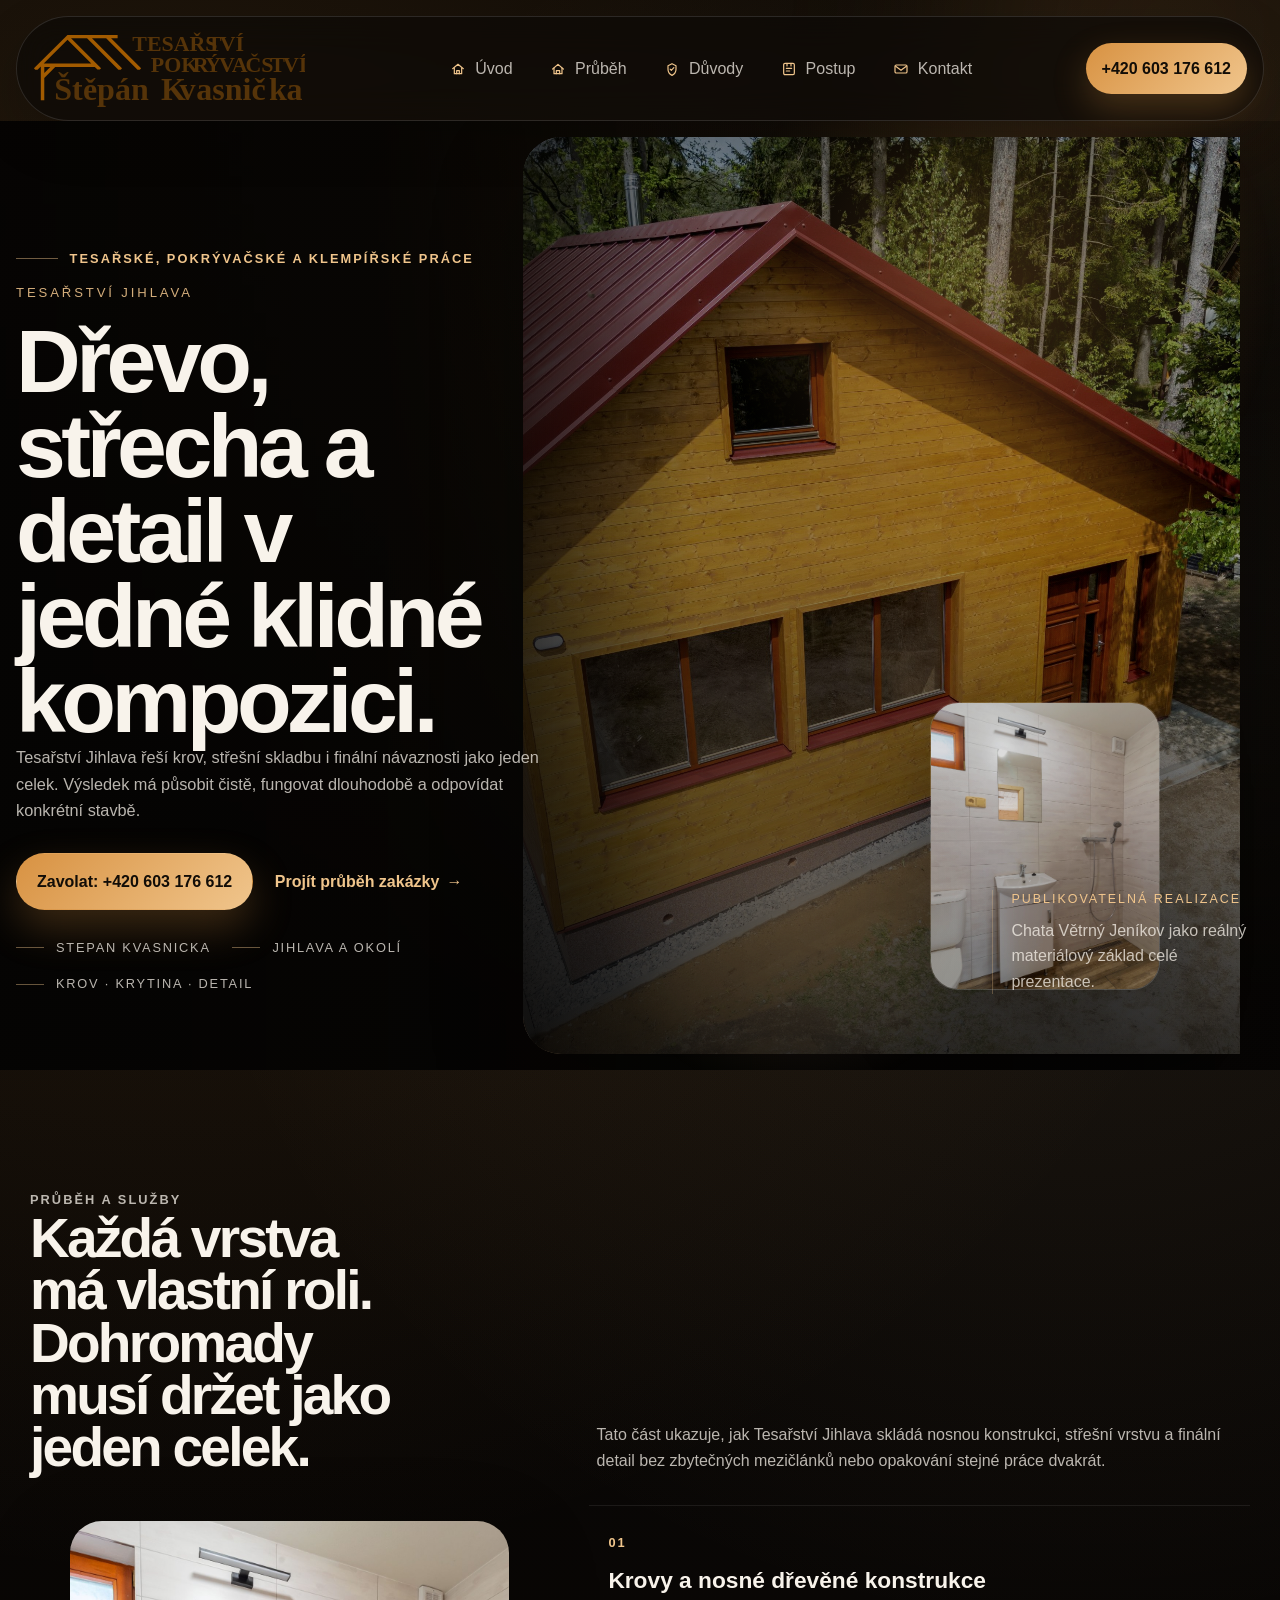
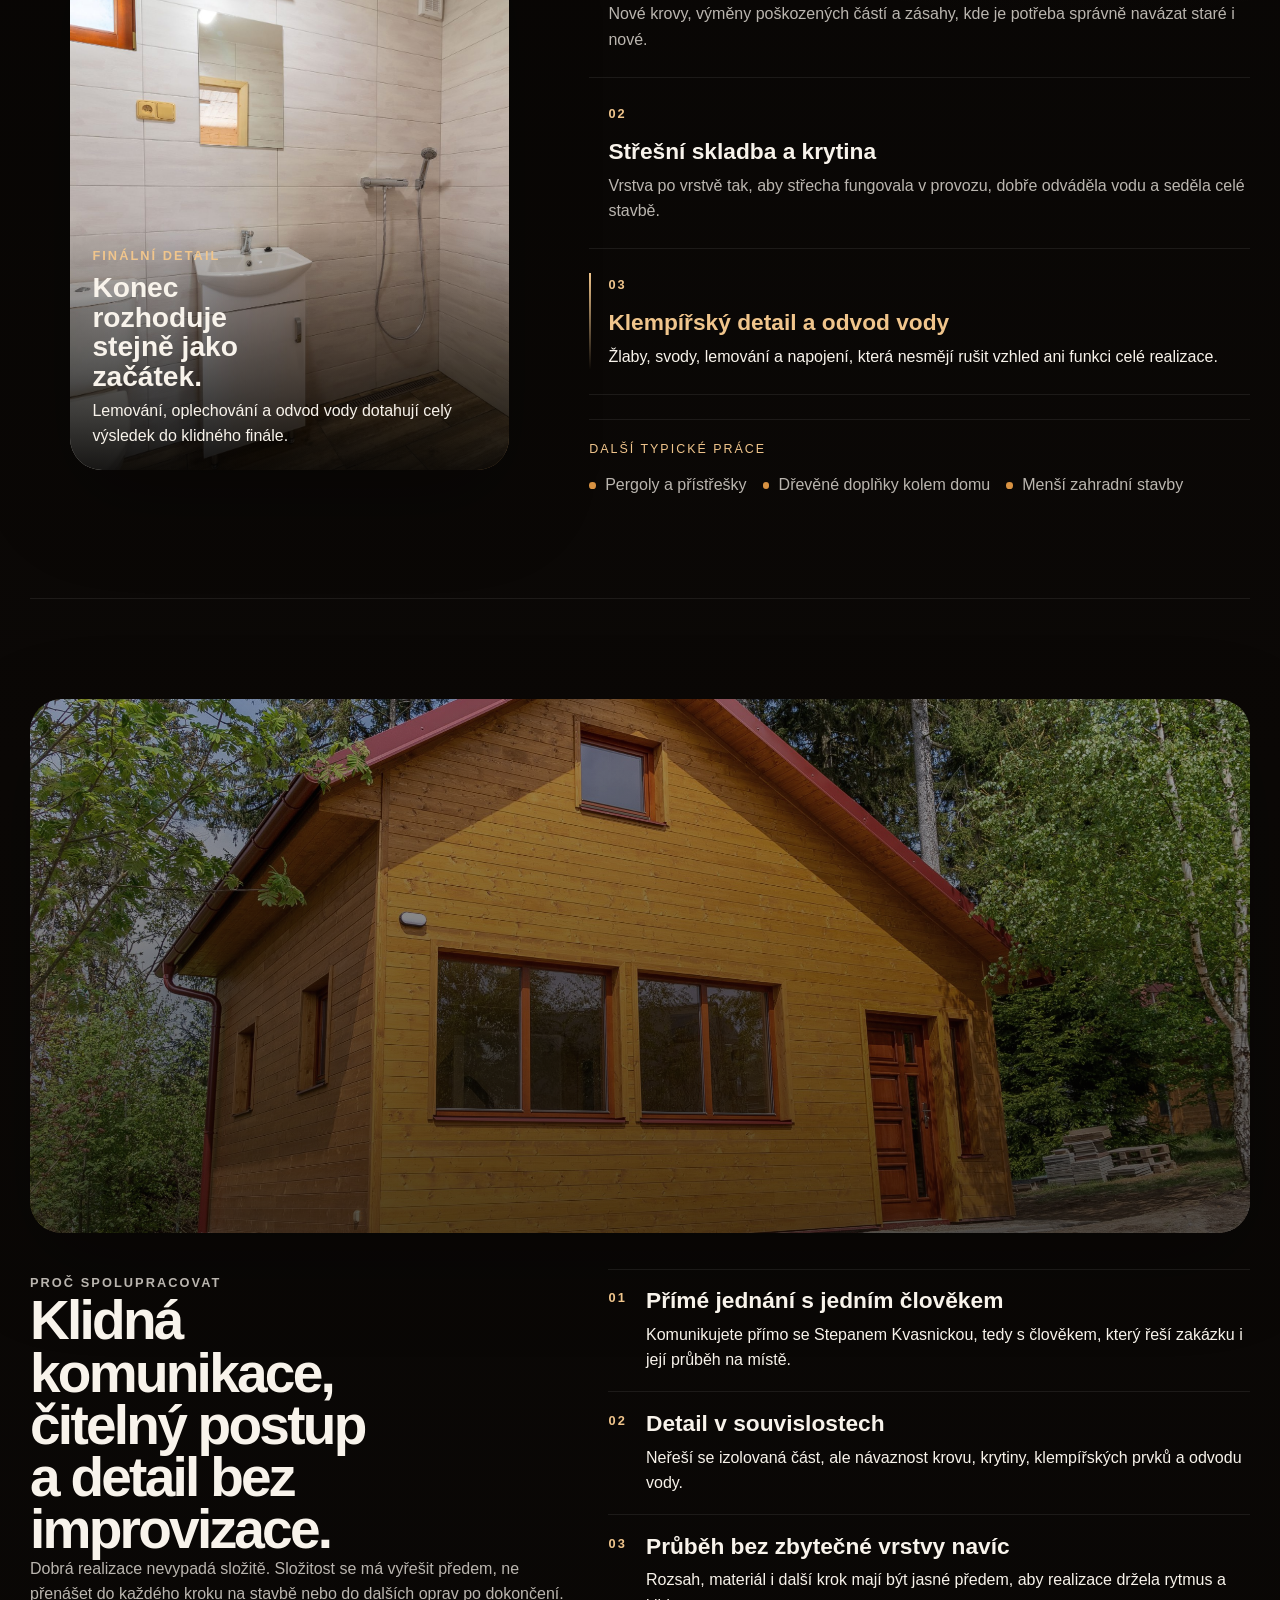
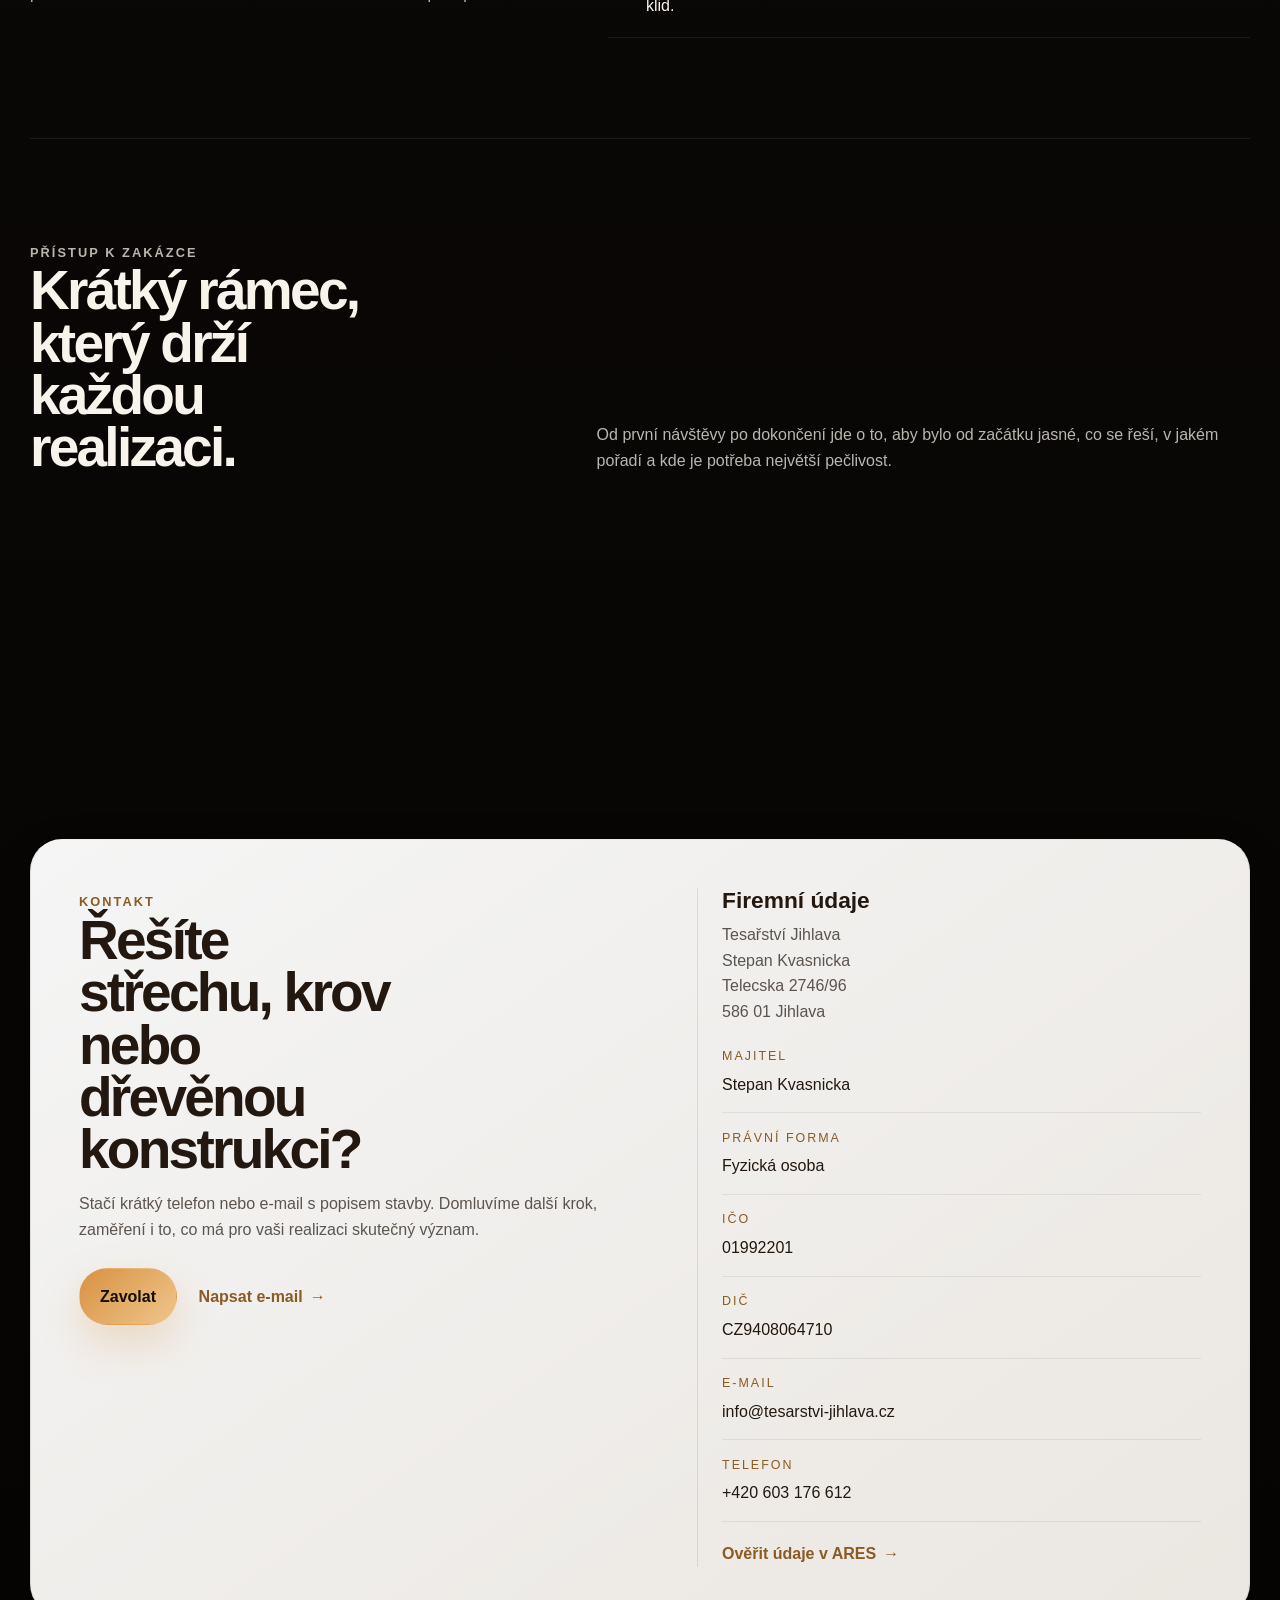
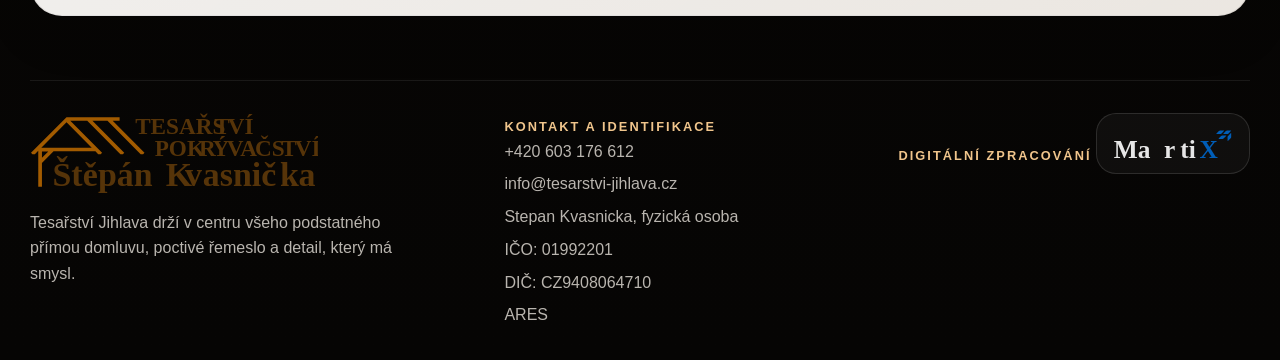
<file: src/koncepty/05-motion-first-showcase/index.html>
<!DOCTYPE html>
<html lang="cs">
<head>
  <meta charset="UTF-8">
  <meta name="viewport" content="width=device-width, initial-scale=1.0">
  <meta name="description" content="Tesařství Jihlava propojuje tesařské, pokrývačské a klempířské práce do jednoho promyšleného celku.">
  <meta name="theme-color" content="#0d0907">
  <title>Tesařství Jihlava | Dřevo, střecha a detail</title>
  <link rel="icon" href="../favicon.ico">
  <link rel="stylesheet" href="styles.css">
  <script src="../shared/js/mobile-nav.js" defer></script>
  <script src="main.js" defer></script>
</head>
<body>
  <a class="skip-link" href="#obsah">Přejít na obsah</a>

  <header class="site-header">
    <div class="site-header__panel" data-mobile-nav>
      <a class="brand" href="#uvod" aria-label="Tesařství Jihlava, přejít na úvod">
        <img src="../shared/img/tesarstvi-jihlava.svg" alt="Tesařství Jihlava, Stepan Kvasnicka">
      </a>

      <div class="header-nav-shell">
        <button
          class="mobile-nav-toggle"
          type="button"
          aria-expanded="false"
          aria-controls="site-nav-panel-05"
          data-mobile-nav-toggle
        >
          <span class="mobile-nav-toggle__label">Menu</span>
          <span class="mobile-nav-toggle__bars" aria-hidden="true">
            <span></span>
            <span></span>
            <span></span>
          </span>
        </button>

        <div class="header-nav-panel" id="site-nav-panel-05" data-mobile-nav-panel hidden>
          <nav class="site-nav" aria-label="Hlavní navigace">
            <a href="#uvod" data-mobile-nav-link>
              <svg viewBox="0 0 24 24" fill="none" stroke="currentColor" stroke-width="1.8" stroke-linecap="round" stroke-linejoin="round" aria-hidden="true">
                <path d="M4 11.5 12 5l8 6.5"></path>
                <path d="M6.5 10.5V19h11v-8.5"></path>
                <path d="M10 19v-4.5h4V19"></path>
              </svg>
              <span>Úvod</span>
            </a>
            <a href="#sluzby" data-mobile-nav-link>
              <svg viewBox="0 0 24 24" fill="none" stroke="currentColor" stroke-width="1.8" stroke-linecap="round" stroke-linejoin="round" aria-hidden="true">
                <path d="M4 12 12 5l8 7"></path>
                <path d="M6 10.5V19h12v-8.5"></path>
                <path d="M9.5 19v-4.5h5V19"></path>
              </svg>
              <span>Průběh</span>
            </a>
            <a href="#duvody" data-mobile-nav-link>
              <svg viewBox="0 0 24 24" fill="none" stroke="currentColor" stroke-width="1.8" stroke-linecap="round" stroke-linejoin="round" aria-hidden="true">
                <path d="M12 4 6 7v5.5c0 4.4 2.7 7.5 6 9 3.3-1.5 6-4.6 6-9V7l-6-3Z"></path>
                <path d="m9.2 12.2 1.8 1.8 3.8-4"></path>
              </svg>
              <span>Důvody</span>
            </a>
            <a href="#pristup" data-mobile-nav-link>
              <svg viewBox="0 0 24 24" fill="none" stroke="currentColor" stroke-width="1.8" stroke-linecap="round" stroke-linejoin="round" aria-hidden="true">
                <rect x="4" y="3.5" width="16" height="17" rx="2"></rect>
                <path d="M9 3.5v4"></path>
                <path d="M15 3.5v4"></path>
                <path d="M8 11h8"></path>
                <path d="M8 15h5"></path>
              </svg>
              <span>Postup</span>
            </a>
            <a href="#kontakt" data-mobile-nav-link>
              <svg viewBox="0 0 24 24" fill="none" stroke="currentColor" stroke-width="1.8" stroke-linecap="round" stroke-linejoin="round" aria-hidden="true">
                <rect x="3" y="6" width="18" height="12" rx="2"></rect>
                <path d="m4 8 8 6 8-6"></path>
              </svg>
              <span>Kontakt</span>
            </a>
          </nav>

          <a class="header-cta" href="tel:+420603176612" aria-label="Zavolat Tesařství Jihlava" data-mobile-nav-link>
            +420 603 176 612
          </a>
        </div>
      </div>
    </div>
  </header>

  <main id="obsah">
    <section class="hero" id="uvod">
      <div class="hero-media" aria-hidden="true">
        <figure class="hero-visual hero-visual--main">
          <img src="../shared/gallery/projekty/2024/chata-vetrny-jenikov/uvod/DJI_0459.jpg" alt="">
        </figure>
        <figure class="hero-visual hero-visual--detail">
          <img src="../shared/gallery/projekty/2024/chata-vetrny-jenikov/galerie/IMG_8704-HDR.jpg" alt="">
        </figure>
      </div>

      <div class="hero-shell">
        <div class="hero-copy reveal">
          <p class="eyebrow">Tesařské, pokrývačské a klempířské práce</p>
          <p class="hero-brand">Tesařství Jihlava</p>
          <h1>Dřevo, střecha a detail v jedné klidné kompozici.</h1>
          <p class="hero-text">
            Tesařství Jihlava řeší krov, střešní skladbu i finální návaznosti jako jeden celek.
            Výsledek má působit čistě, fungovat dlouhodobě a odpovídat konkrétní stavbě.
          </p>

          <div class="hero-actions">
            <a class="button button--primary" href="tel:+420603176612">Zavolat: +420 603 176 612</a>
            <a class="text-link" href="#sluzby">Projít průběh zakázky</a>
          </div>

          <ul class="hero-facts" aria-label="Základní informace">
            <li>Stepan Kvasnicka</li>
            <li>Jihlava a okolí</li>
            <li>Krov · krytina · detail</li>
          </ul>
        </div>

        <div class="hero-note reveal">
          <span class="hero-note__label">Publikovatelná realizace</span>
          <p>Chata Větrný Jeníkov jako reálný materiálový základ celé prezentace.</p>
        </div>
      </div>
    </section>

    <section class="section-shell story-section" id="sluzby">
      <div class="section-heading reveal">
        <div>
          <p class="section-kicker">Průběh a služby</p>
          <h2>Každá vrstva má vlastní roli. Dohromady musí držet jako jeden celek.</h2>
        </div>
        <p>
          Tato část ukazuje, jak Tesařství Jihlava skládá nosnou konstrukci, střešní vrstvu a finální
          detail bez zbytečných mezičlánků nebo opakování stejné práce dvakrát.
        </p>
      </div>

      <div class="story-layout">
        <figure class="story-visual reveal" data-story-frame>
          <img
            src="../shared/gallery/projekty/2024/chata-vetrny-jenikov/galerie/IMG_8595-HDR.jpg"
            alt=""
            data-story-image
          >
          <figcaption>
            <span class="story-visual__label" data-story-label>Nosná konstrukce</span>
            <strong data-story-title>Krov začíná přesným čtením stavby.</strong>
            <span data-story-caption>Rozpětí, návaznosti a materiál se řeší podle skutečného místa.</span>
          </figcaption>
        </figure>

        <div class="story-copy-block">
          <div class="story-steps">
            <article
              class="story-step reveal is-active"
              data-story-step
              data-story-image="../shared/gallery/projekty/2024/chata-vetrny-jenikov/galerie/IMG_8595-HDR.jpg"
              data-story-label="Nosná konstrukce"
              data-story-title="Krov začíná přesným čtením stavby."
              data-story-caption="Rozpětí, návaznosti a materiál se řeší podle skutečného místa."
            >
              <span class="story-step__index">01</span>
              <h3>Krovy a nosné dřevěné konstrukce</h3>
              <p>Nové krovy, výměny poškozených částí a zásahy, kde je potřeba správně navázat staré i nové.</p>
            </article>

            <article
              class="story-step reveal"
              data-story-step
              data-story-image="../shared/gallery/projekty/2024/chata-vetrny-jenikov/uvod/DJI_0462-HDR.jpg"
              data-story-label="Střešní vrstva"
              data-story-title="Střecha musí sedět jako celek."
              data-story-caption="Krytina, skladba a odvětrání mají fungovat společně a bez improvizace."
            >
              <span class="story-step__index">02</span>
              <h3>Střešní skladba a krytina</h3>
              <p>Vrstva po vrstvě tak, aby střecha fungovala v provozu, dobře odváděla vodu a seděla celé stavbě.</p>
            </article>

            <article
              class="story-step reveal"
              data-story-step
              data-story-image="../shared/gallery/projekty/2024/chata-vetrny-jenikov/galerie/IMG_8704-HDR.jpg"
              data-story-label="Finální detail"
              data-story-title="Konec rozhoduje stejně jako začátek."
              data-story-caption="Lemování, oplechování a odvod vody dotahují celý výsledek do klidného finále."
            >
              <span class="story-step__index">03</span>
              <h3>Klempířský detail a odvod vody</h3>
              <p>Žlaby, svody, lemování a napojení, která nesmějí rušit vzhled ani funkci celé realizace.</p>
            </article>
          </div>

          <div class="story-support reveal">
            <p class="story-support__label">Další typické práce</p>
            <ul class="story-support__list">
              <li>Pergoly a přístřešky</li>
              <li>Dřevěné doplňky kolem domu</li>
              <li>Menší zahradní stavby</li>
            </ul>
          </div>
        </div>
      </div>
    </section>

    <section class="section-shell proof-section" id="duvody">
      <div class="proof-media reveal">
        <img src="../shared/gallery/projekty/2024/chata-vetrny-jenikov/uvod/IMG_8722-HDR.jpg" alt="">
      </div>

      <div class="proof-layout">
        <div class="proof-copy reveal">
          <p class="section-kicker">Proč spolupracovat</p>
          <h2>Klidná komunikace, čitelný postup a detail bez improvizace.</h2>
          <p>
            Dobrá realizace nevypadá složitě. Složitost se má vyřešit předem, ne přenášet do každého
            kroku na stavbě nebo do dalších oprav po dokončení.
          </p>
        </div>

        <ol class="proof-list">
          <li class="reveal">
            <span>01</span>
            <div>
              <h3>Přímé jednání s jedním člověkem</h3>
              <p>Komunikujete přímo se Stepanem Kvasnickou, tedy s člověkem, který řeší zakázku i její průběh na místě.</p>
            </div>
          </li>
          <li class="reveal">
            <span>02</span>
            <div>
              <h3>Detail v souvislostech</h3>
              <p>Neřeší se izolovaná část, ale návaznost krovu, krytiny, klempířských prvků a odvodu vody.</p>
            </div>
          </li>
          <li class="reveal">
            <span>03</span>
            <div>
              <h3>Průběh bez zbytečné vrstvy navíc</h3>
              <p>Rozsah, materiál i další krok mají být jasné předem, aby realizace držela rytmus a klid.</p>
            </div>
          </li>
        </ol>
      </div>
    </section>

    <section class="section-shell process-section" id="pristup">
      <div class="section-heading reveal">
        <div>
          <p class="section-kicker">Přístup k zakázce</p>
          <h2>Krátký rámec, který drží každou realizaci.</h2>
        </div>
        <p>
          Od první návštěvy po dokončení jde o to, aby bylo od začátku jasné, co se řeší, v jakém pořadí
          a kde je potřeba největší pečlivost.
        </p>
      </div>

      <ol class="process-track">
        <li class="reveal">
          <span>01</span>
          <h3>Prohlídka a zaměření</h3>
          <p>Nejdřív je potřeba vidět stavbu, popsat skutečný stav a určit nejdůležitější návaznosti.</p>
        </li>
        <li class="reveal">
          <span>02</span>
          <h3>Návrh řešení</h3>
          <p>Materiál, detail i rozsah prací se nastaví podle místa, ne podle univerzální šablony.</p>
        </li>
        <li class="reveal">
          <span>03</span>
          <h3>Realizace a předání</h3>
          <p>Provádění stojí na přesnosti a čistém detailu, který bude dobře sloužit i po letech.</p>
        </li>
      </ol>

      <p class="process-note reveal">
        <strong>Typické zakázky:</strong> nové krovy, opravy střech, pergoly, přístřešky a dřevěné návaznosti kolem domu.
      </p>
    </section>

    <section class="section-shell section-shell--light contact-section" id="kontakt">
      <div class="contact-layout">
        <div class="contact-callout reveal">
          <p class="section-kicker">Kontakt</p>
          <h2>Řešíte střechu, krov nebo dřevěnou konstrukci?</h2>
          <p>
            Stačí krátký telefon nebo e-mail s popisem stavby. Domluvíme další krok, zaměření i to,
            co má pro vaši realizaci skutečný význam.
          </p>

          <div class="contact-actions">
            <a class="button button--primary" href="tel:+420603176612">Zavolat</a>
            <a class="text-link" href="mailto:info@tesarstvi-jihlava.cz">Napsat e-mail</a>
          </div>
        </div>

        <aside class="contact-panel reveal">
          <h3>Firemní údaje</h3>

          <address>
            Tesařství Jihlava<br>
            Stepan Kvasnicka<br>
            Telecska 2746/96<br>
            586 01 Jihlava
          </address>

          <dl class="company-data">
            <div>
              <dt>Majitel</dt>
              <dd>Stepan Kvasnicka</dd>
            </div>
            <div>
              <dt>Právní forma</dt>
              <dd>Fyzická osoba</dd>
            </div>
            <div>
              <dt>IČO</dt>
              <dd>01992201</dd>
            </div>
            <div>
              <dt>DIČ</dt>
              <dd>CZ9408064710</dd>
            </div>
            <div>
              <dt>E-mail</dt>
              <dd><a href="mailto:info@tesarstvi-jihlava.cz">info@tesarstvi-jihlava.cz</a></dd>
            </div>
            <div>
              <dt>Telefon</dt>
              <dd><a href="tel:+420603176612">+420 603 176 612</a></dd>
            </div>
          </dl>

          <a class="ares-link" href="https://ares.gov.cz/ekonomicke-subjekty?ico=01992201" target="_blank" rel="noopener noreferrer">
            Ověřit údaje v ARES
          </a>
        </aside>
      </div>
    </section>
  </main>

  <footer class="site-footer">
    <div class="footer-brand">
      <img src="../shared/img/tesarstvi-jihlava.svg" alt="Tesařství Jihlava">
      <p>Tesařství Jihlava drží v centru všeho podstatného přímou domluvu, poctivé řemeslo a detail, který má smysl.</p>
    </div>

    <div class="footer-meta">
      <p class="footer-heading">Kontakt a identifikace</p>
      <ul class="footer-list">
        <li><a href="tel:+420603176612">+420 603 176 612</a></li>
        <li><a href="mailto:info@tesarstvi-jihlava.cz">info@tesarstvi-jihlava.cz</a></li>
        <li>Stepan Kvasnicka, fyzická osoba</li>
        <li>IČO: 01992201</li>
        <li>DIČ: CZ9408064710</li>
        <li><a href="https://ares.gov.cz/ekonomicke-subjekty?ico=01992201" target="_blank" rel="noopener noreferrer">ARES</a></li>
      </ul>
    </div>

    <div class="footer-credit">
      <p class="footer-heading">Digitální zpracování</p>
      <a class="martix-link" href="https://martix.dev" target="_blank" rel="noopener noreferrer">
        <img src="../shared/img/martix-logo-invert.svg" alt="MartiX">
      </a>
    </div>
  </footer>
</body>
</html>
</file>
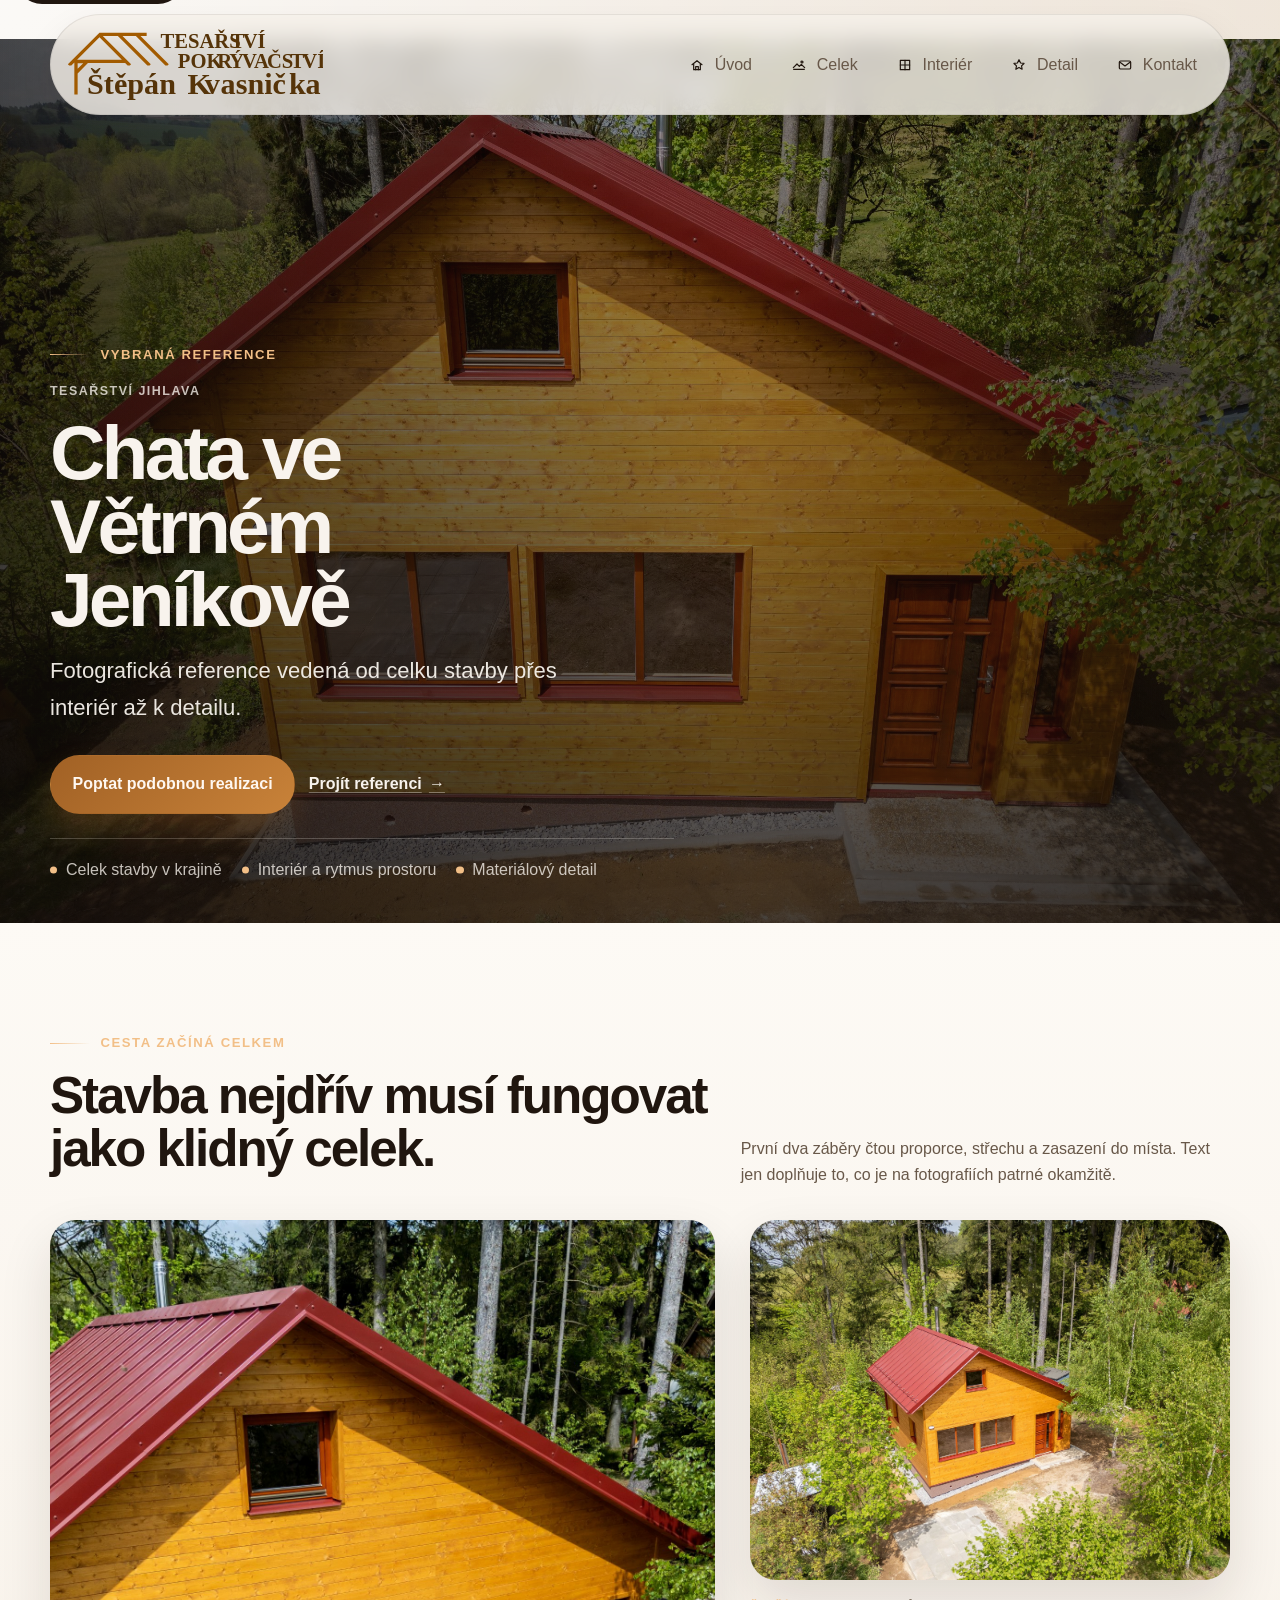
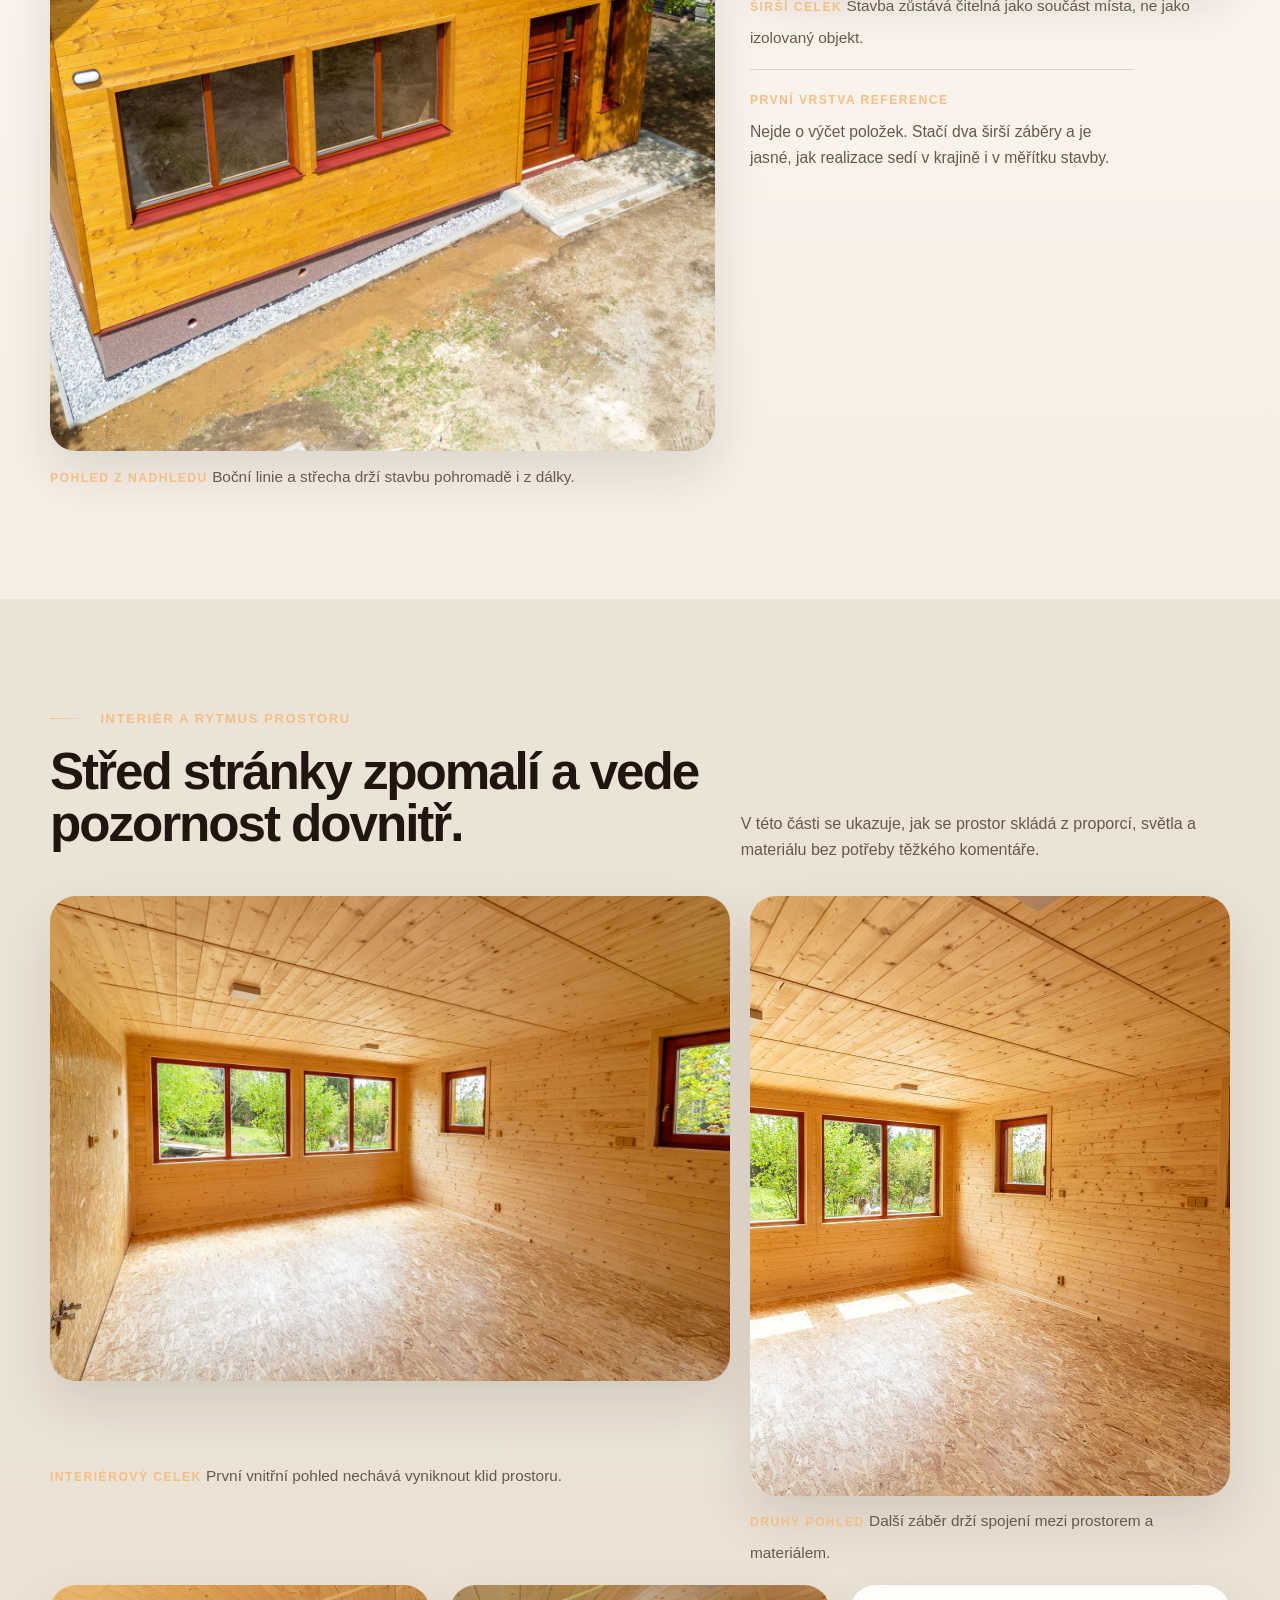
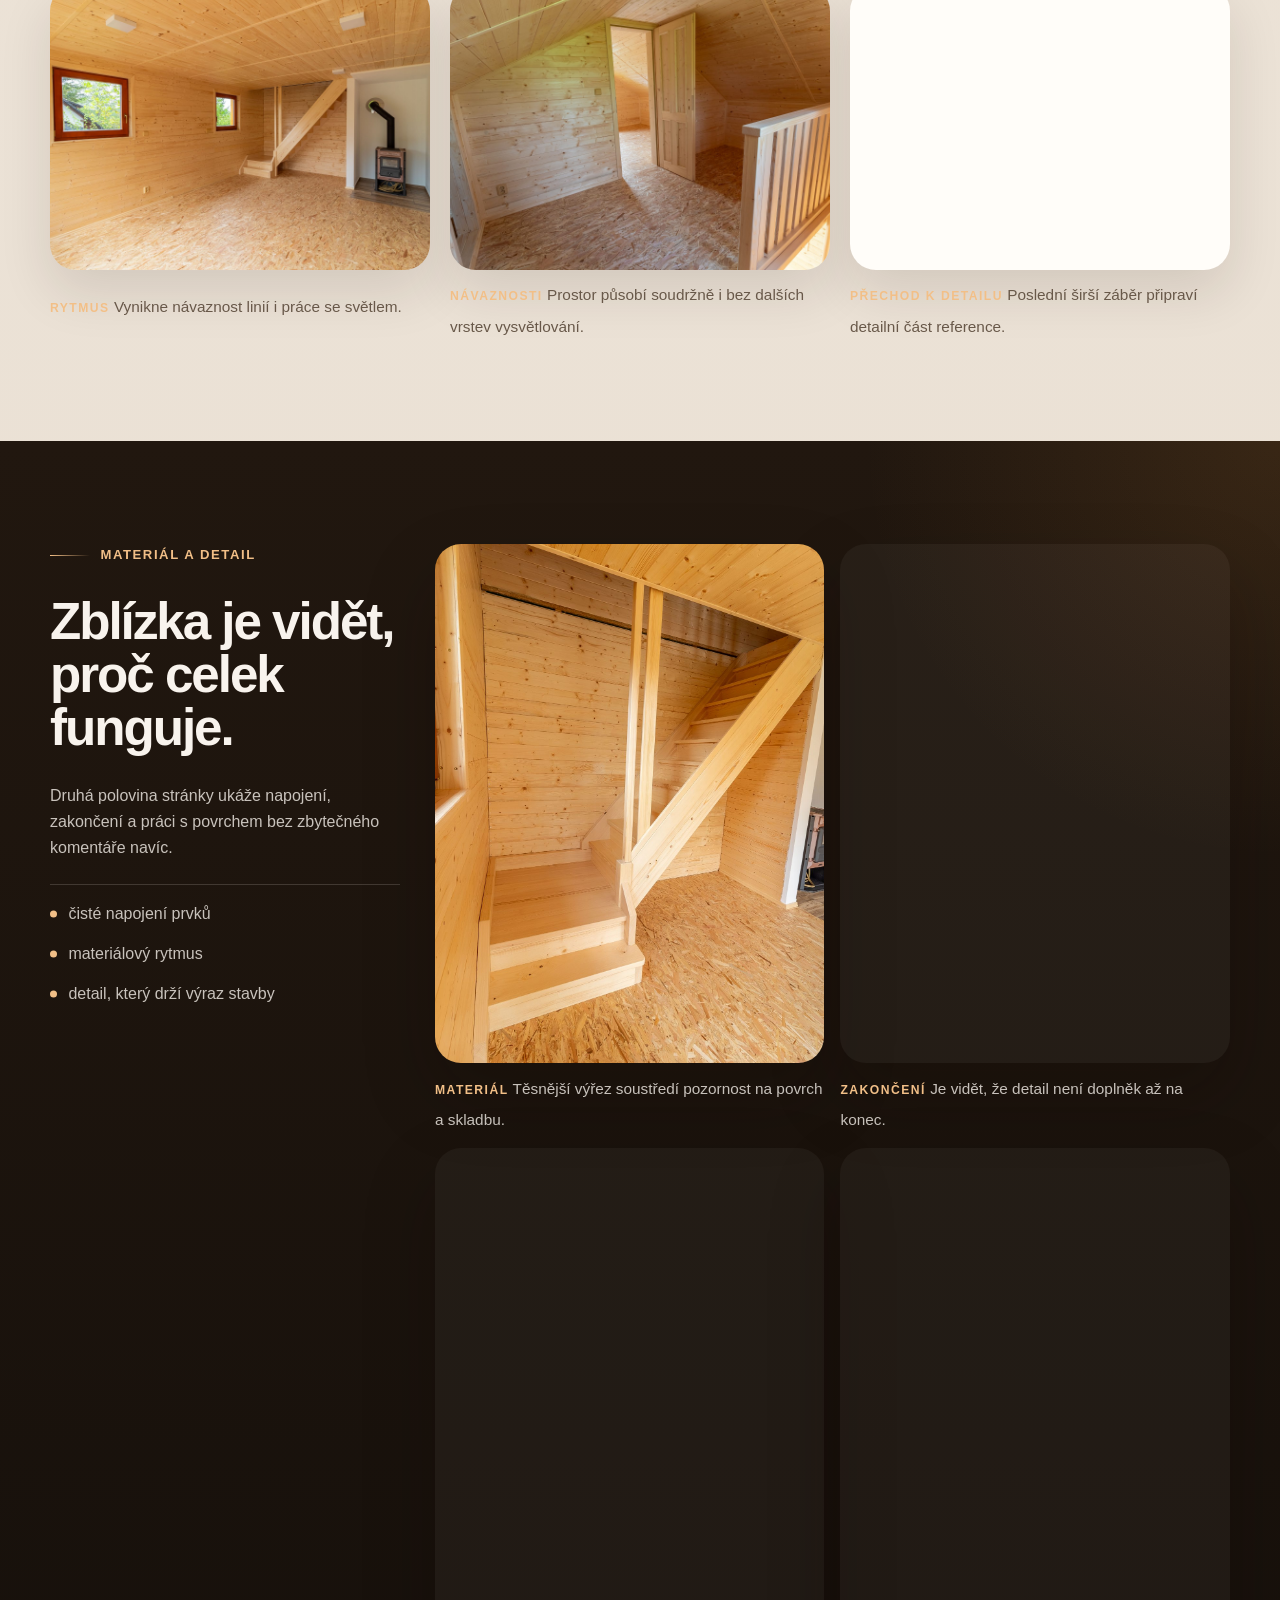
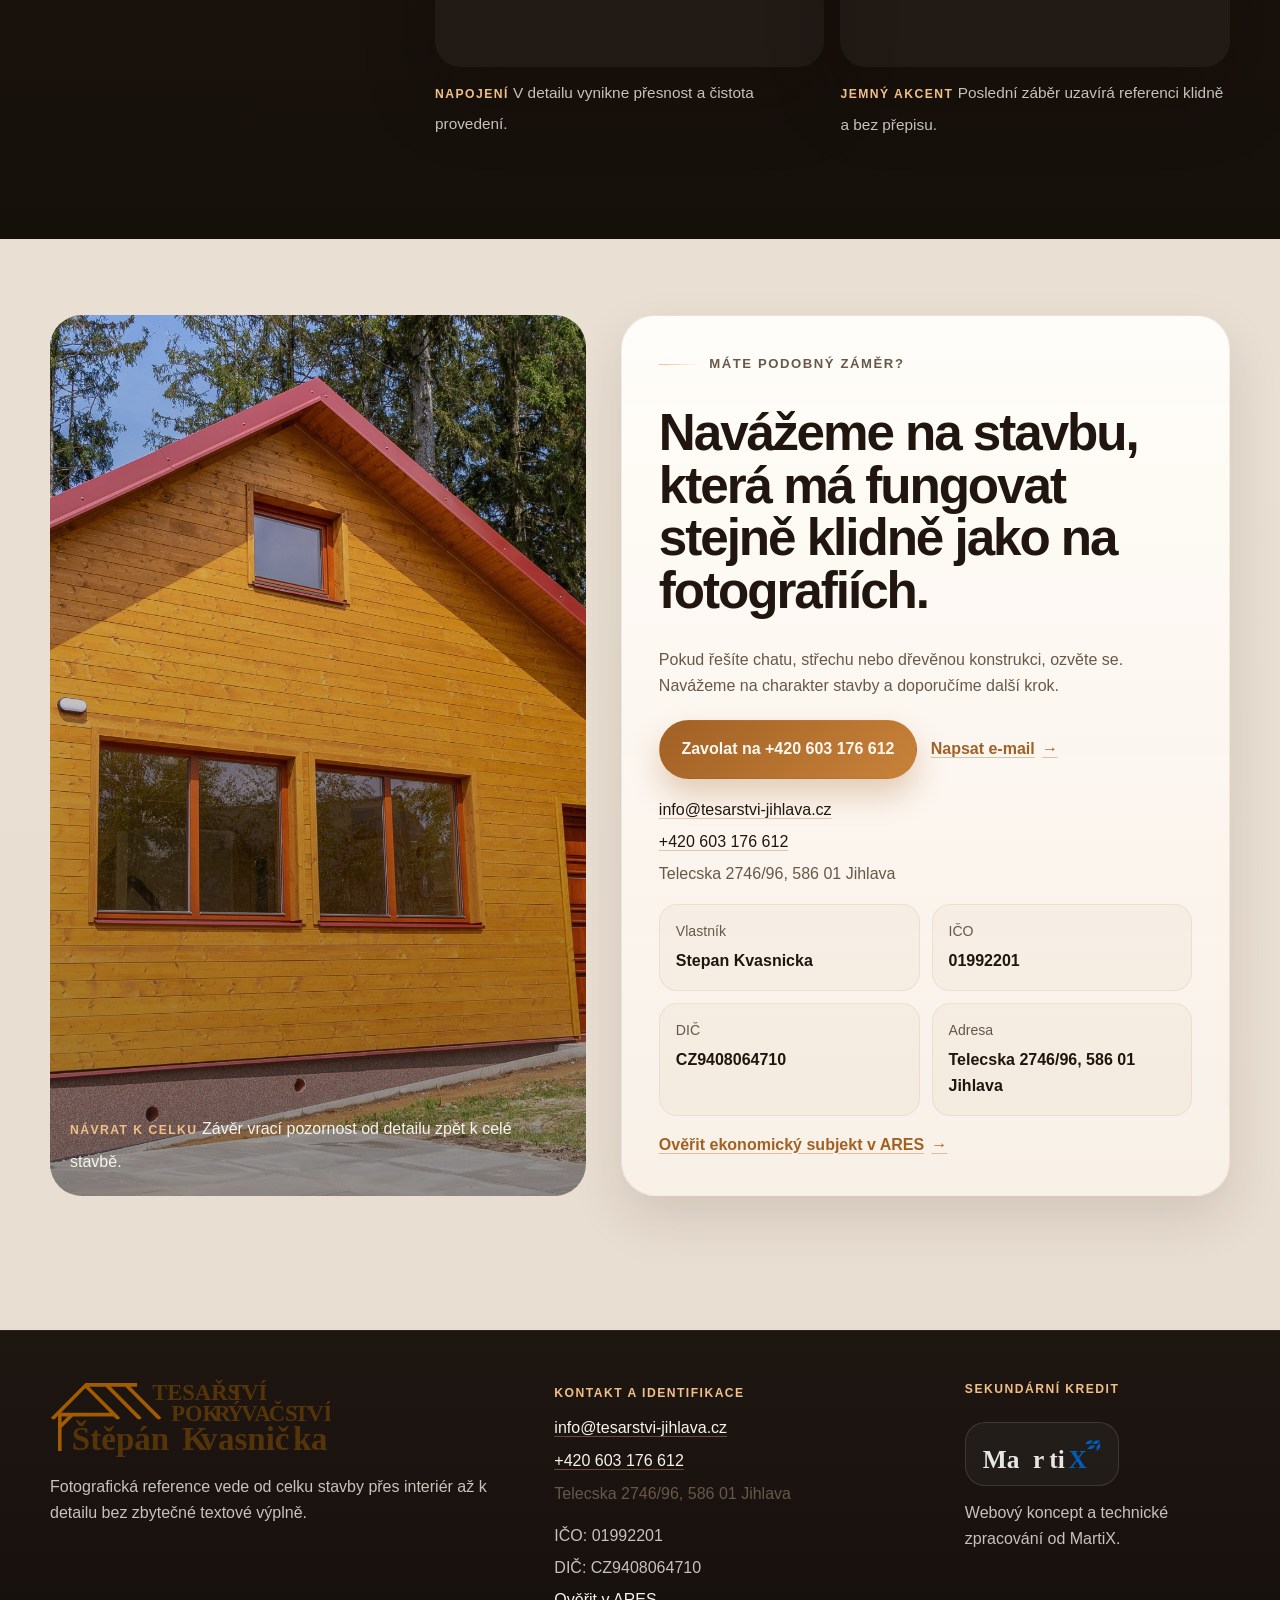
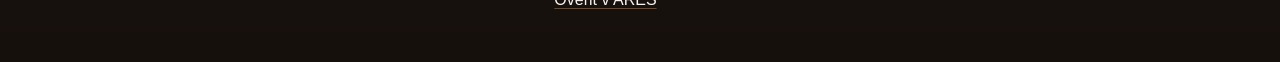
<file: src/koncepty/06-chata-vetrny-jenikov/index.html>
<!DOCTYPE html>
<html lang="cs">
<head>
  <meta charset="UTF-8">
  <meta name="viewport" content="width=device-width, initial-scale=1.0">
  <title>Tesařství Jihlava | Chata ve Větrném Jeníkově</title>
  <meta name="description" content="Fotografická reference projektu Chata ve Větrném Jeníkově. Stránka vede od celku stavby přes širší interiérové pohledy až k detailu a kontaktu na Tesařství Jihlava.">
  <meta name="theme-color" content="#1f1711">
  <link rel="icon" href="../favicon.ico">
  <link rel="stylesheet" href="styles.css">
  <script src="../shared/js/mobile-nav.js" defer></script>
</head>
<body>
  <a class="skip-link" href="#obsah">Přeskočit na obsah</a>

  <header class="site-header">
    <div class="container header-inner" data-mobile-nav>
      <a class="brand" href="#uvod" aria-label="Tesařství Jihlava, přejít na úvod">
        <img src="../shared/img/tesarstvi-jihlava.svg" alt="Tesařství Jihlava">
      </a>

      <div class="header-nav-shell">
        <button
          class="mobile-nav-toggle"
          type="button"
          aria-expanded="false"
          aria-controls="site-nav-panel-06"
          data-mobile-nav-toggle
        >
          <span class="mobile-nav-toggle__label">Menu</span>
          <span class="mobile-nav-toggle__bars" aria-hidden="true">
            <span></span>
            <span></span>
            <span></span>
          </span>
        </button>

        <div class="header-nav-panel" id="site-nav-panel-06" data-mobile-nav-panel>
          <nav class="site-nav" aria-label="Navigace po fotografické referenci">
            <a href="#uvod" data-mobile-nav-link>
              <img src="../shared/img/icons/nav-intro.svg" alt="" aria-hidden="true">
              <span>Úvod</span>
            </a>
            <a href="#celek" data-mobile-nav-link>
              <img src="../shared/img/icons/nav-whole.svg" alt="" aria-hidden="true">
              <span>Celek</span>
            </a>
            <a href="#interier" data-mobile-nav-link>
              <img src="../shared/img/icons/nav-interior.svg" alt="" aria-hidden="true">
              <span>Interiér</span>
            </a>
            <a href="#detail" data-mobile-nav-link>
              <img src="../shared/img/icons/nav-detail.svg" alt="" aria-hidden="true">
              <span>Detail</span>
            </a>
            <a href="#kontakt" data-mobile-nav-link>
              <img src="../shared/img/icons/nav-contact.svg" alt="" aria-hidden="true">
              <span>Kontakt</span>
            </a>
          </nav>
        </div>
      </div>
    </div>
  </header>

  <main id="obsah">
    <section class="hero" id="uvod" aria-labelledby="hero-title">
      <figure class="hero-media">
        <img
          src="../shared/gallery/projekty/2024/chata-vetrny-jenikov/uvod/DJI_0460.jpg"
          alt="Celkový pohled na chatu ve Větrném Jeníkově."
          fetchpriority="high"
        >
      </figure>
      <div class="hero-wash" aria-hidden="true"></div>

      <div class="container hero-inner">
        <div class="hero-copy">
          <p class="eyebrow">Vybraná reference</p>
          <p class="hero-brand">Tesařství Jihlava</p>
          <h1 id="hero-title">Chata ve Větrném Jeníkově</h1>
          <p class="hero-lead">Fotografická reference vedená od celku stavby přes interiér až k detailu.</p>

          <div class="hero-actions">
            <a class="button button-primary" href="#kontakt">Poptat podobnou realizaci</a>
            <a class="text-link text-link-light" href="#celek">Projít referenci</a>
          </div>

          <ul class="hero-track" role="list">
            <li>Celek stavby v krajině</li>
            <li>Interiér a rytmus prostoru</li>
            <li>Materiálový detail</li>
          </ul>
        </div>
      </div>
    </section>

    <section class="section section-soft" id="celek" aria-labelledby="celek-title">
      <div class="container section-head">
        <div>
          <p class="eyebrow">Cesta začíná celkem</p>
          <h2 id="celek-title">Stavba nejdřív musí fungovat jako klidný celek.</h2>
        </div>
        <p>První dva záběry čtou proporce, střechu a zasazení do místa. Text jen doplňuje to, co je na fotografiích patrné okamžitě.</p>
      </div>

      <div class="container whole-layout">
        <figure class="photo-block photo-block-feature">
          <img
            src="../shared/gallery/projekty/2024/chata-vetrny-jenikov/uvod/DJI_0459.jpg"
            alt="Pohled z nadhledu na chatu ve Větrném Jeníkově."
            loading="lazy"
            decoding="async"
          >
          <figcaption>
            <span class="caption-label">Pohled z nadhledu</span>
            Boční linie a střecha drží stavbu pohromadě i z dálky.
          </figcaption>
        </figure>

        <div class="whole-side">
          <figure class="photo-block">
            <img
              src="../shared/gallery/projekty/2024/chata-vetrny-jenikov/uvod/DJI_0462-HDR.jpg"
              alt="Širší pohled na chatu ve Větrném Jeníkově v kontextu okolí."
              loading="lazy"
              decoding="async"
            >
            <figcaption>
              <span class="caption-label">Širší celek</span>
              Stavba zůstává čitelná jako součást místa, ne jako izolovaný objekt.
            </figcaption>
          </figure>

          <div class="section-note">
            <p class="note-label">První vrstva reference</p>
            <p>Nejde o výčet položek. Stačí dva širší záběry a je jasné, jak realizace sedí v krajině i v měřítku stavby.</p>
          </div>
        </div>
      </div>
    </section>

    <section class="section" id="interier" aria-labelledby="interier-title">
      <div class="container section-head">
        <div>
          <p class="eyebrow">Interiér a rytmus prostoru</p>
          <h2 id="interier-title">Střed stránky zpomalí a vede pozornost dovnitř.</h2>
        </div>
        <p>V této části se ukazuje, jak se prostor skládá z proporcí, světla a materiálu bez potřeby těžkého komentáře.</p>
      </div>

      <div class="container interior-grid">
        <figure class="photo-block photo-block-wide">
          <img
            src="../shared/gallery/projekty/2024/chata-vetrny-jenikov/galerie/IMG_8595-HDR.jpg"
            alt="Širší interiérový pohled na chatu ve Větrném Jeníkově."
            loading="lazy"
            decoding="async"
          >
          <figcaption>
            <span class="caption-label">Interiérový celek</span>
            První vnitřní pohled nechává vyniknout klid prostoru.
          </figcaption>
        </figure>

        <figure class="photo-block photo-block-tall">
          <img
            src="../shared/gallery/projekty/2024/chata-vetrny-jenikov/galerie/IMG_8601-HDR.jpg"
            alt="Další širší interiérový záběr chaty ve Větrném Jeníkově."
            loading="lazy"
            decoding="async"
          >
          <figcaption>
            <span class="caption-label">Druhý pohled</span>
            Další záběr drží spojení mezi prostorem a materiálem.
          </figcaption>
        </figure>

        <figure class="photo-block">
          <img
            src="../shared/gallery/projekty/2024/chata-vetrny-jenikov/galerie/IMG_8610-HDR.jpg"
            alt="Širší pohled do interiéru chaty ve Větrném Jeníkově."
            loading="lazy"
            decoding="async"
          >
          <figcaption>
            <span class="caption-label">Rytmus</span>
            Vynikne návaznost linií i práce se světlem.
          </figcaption>
        </figure>

        <figure class="photo-block">
          <img
            src="../shared/gallery/projekty/2024/chata-vetrny-jenikov/galerie/IMG_8658-HDR.jpg"
            alt="Interiérový celek chaty ve Větrném Jeníkově v širším záběru."
            loading="lazy"
            decoding="async"
          >
          <figcaption>
            <span class="caption-label">Návaznosti</span>
            Prostor působí soudržně i bez dalších vrstev vysvětlování.
          </figcaption>
        </figure>

        <figure class="photo-block">
          <img
            src="../shared/gallery/projekty/2024/chata-vetrny-jenikov/galerie/IMG_8673-HDR.jpg"
            alt="Závěrečný širší interiérový pohled na chatu ve Větrném Jeníkově."
            loading="lazy"
            decoding="async"
          >
          <figcaption>
            <span class="caption-label">Přechod k detailu</span>
            Poslední širší záběr připraví detailní část reference.
          </figcaption>
        </figure>
      </div>
    </section>

    <section class="section section-dark" id="detail" aria-labelledby="detail-title">
      <div class="container detail-layout">
        <div class="detail-copy">
          <p class="eyebrow">Materiál a detail</p>
          <h2 id="detail-title">Zblízka je vidět, proč celek funguje.</h2>
          <p>Druhá polovina stránky ukáže napojení, zakončení a práci s povrchem bez zbytečného komentáře navíc.</p>

          <ul class="detail-points">
            <li>čisté napojení prvků</li>
            <li>materiálový rytmus</li>
            <li>detail, který drží výraz stavby</li>
          </ul>
        </div>

        <div class="detail-grid">
          <figure class="photo-block photo-block-portrait">
            <img
              src="../shared/gallery/projekty/2024/chata-vetrny-jenikov/galerie/IMG_8628-HDR.jpg"
              alt="Detail materiálu na chatě ve Větrném Jeníkově."
              loading="lazy"
              decoding="async"
            >
            <figcaption>
              <span class="caption-label">Materiál</span>
              Těsnější výřez soustředí pozornost na povrch a skladbu.
            </figcaption>
          </figure>

          <figure class="photo-block photo-block-portrait">
            <img
              src="../shared/gallery/projekty/2024/chata-vetrny-jenikov/galerie/IMG_8637-HDR.jpg"
              alt="Detail zakončení na chatě ve Větrném Jeníkově."
              loading="lazy"
              decoding="async"
            >
            <figcaption>
              <span class="caption-label">Zakončení</span>
              Je vidět, že detail není doplněk až na konec.
            </figcaption>
          </figure>

          <figure class="photo-block photo-block-portrait">
            <img
              src="../shared/gallery/projekty/2024/chata-vetrny-jenikov/galerie/IMG_8704-HDR.jpg"
              alt="Těsnější řemeslný detail na chatě ve Větrném Jeníkově."
              loading="lazy"
              decoding="async"
            >
            <figcaption>
              <span class="caption-label">Napojení</span>
              V detailu vynikne přesnost a čistota provedení.
            </figcaption>
          </figure>

          <figure class="photo-block photo-block-portrait">
            <img
              src="../shared/gallery/projekty/2024/chata-vetrny-jenikov/galerie/IMG_8710-HDR.jpg"
              alt="Detailní fotografie z realizace chaty ve Větrném Jeníkově."
              loading="lazy"
              decoding="async"
            >
            <figcaption>
              <span class="caption-label">Jemný akcent</span>
              Poslední záběr uzavírá referenci klidně a bez přepisu.
            </figcaption>
          </figure>
        </div>
      </div>
    </section>

    <section class="section cta-section" id="kontakt" aria-labelledby="kontakt-title">
      <div class="container cta-shell">
        <figure class="cta-media">
          <img
            src="../shared/gallery/projekty/2024/chata-vetrny-jenikov/uvod/IMG_8722-HDR.jpg"
            alt="Klidný širší pohled na chatu ve Větrném Jeníkově."
            loading="lazy"
            decoding="async"
          >
          <figcaption>
            <span class="caption-label">Návrat k celku</span>
            Závěr vrací pozornost od detailu zpět k celé stavbě.
          </figcaption>
        </figure>

        <div class="cta-copy">
          <p class="eyebrow">Máte podobný záměr?</p>
          <h2 id="kontakt-title">Navážeme na stavbu, která má fungovat stejně klidně jako na fotografiích.</h2>
          <p>Pokud řešíte chatu, střechu nebo dřevěnou konstrukci, ozvěte se. Navážeme na charakter stavby a doporučíme další krok.</p>

          <div class="hero-actions cta-actions">
            <a class="button button-primary" href="tel:+420603176612">Zavolat na +420 603 176 612</a>
            <a class="text-link" href="mailto:info@tesarstvi-jihlava.cz">Napsat e-mail</a>
          </div>

          <address class="contact-lines">
            <a href="mailto:info@tesarstvi-jihlava.cz">info@tesarstvi-jihlava.cz</a>
            <a href="tel:+420603176612">+420 603 176 612</a>
            <span>Telecska 2746/96, 586 01 Jihlava</span>
          </address>

          <dl class="company-data">
            <div>
              <dt>Vlastník</dt>
              <dd>Stepan Kvasnicka</dd>
            </div>
            <div>
              <dt>IČO</dt>
              <dd>01992201</dd>
            </div>
            <div>
              <dt>DIČ</dt>
              <dd>CZ9408064710</dd>
            </div>
            <div>
              <dt>Adresa</dt>
              <dd>Telecska 2746/96, 586 01 Jihlava</dd>
            </div>
          </dl>

          <a class="text-link" href="https://ares.gov.cz/ekonomicke-subjekty?ico=01992201" target="_blank" rel="noopener noreferrer">Ověřit ekonomický subjekt v ARES</a>
        </div>
      </div>
    </section>
  </main>

  <footer class="site-footer">
    <div class="container footer-grid">
      <div class="footer-brand">
        <img src="../shared/img/tesarstvi-jihlava.svg" alt="Tesařství Jihlava">
        <p>Fotografická reference vede od celku stavby přes interiér až k detailu bez zbytečné textové výplně.</p>
      </div>

      <div class="footer-contact">
        <p class="footer-heading">Kontakt a identifikace</p>
        <address>
          <a href="mailto:info@tesarstvi-jihlava.cz">info@tesarstvi-jihlava.cz</a>
          <a href="tel:+420603176612">+420 603 176 612</a>
          <span>Telecska 2746/96, 586 01 Jihlava</span>
        </address>
        <ul class="footer-meta" role="list">
          <li>IČO: 01992201</li>
          <li>DIČ: CZ9408064710</li>
          <li><a href="https://ares.gov.cz/ekonomicke-subjekty?ico=01992201" target="_blank" rel="noopener noreferrer">Ověřit v ARES</a></li>
        </ul>
      </div>

      <div class="footer-credit">
        <p class="footer-note">Sekundární kredit</p>
        <a class="martix-credit" href="https://martix.dev" target="_blank" rel="noopener noreferrer" aria-label="MartiX">
          <img src="../shared/img/martix-logo-invert.svg" alt="MartiX">
        </a>
        <p class="footer-small">Webový koncept a technické zpracování od MartiX.</p>
      </div>
    </div>
  </footer>
</body>
</html>
</file>
<file: src/styles.css>
:root {
  color-scheme: light;
  --bg: #f5eee4;
  --bg-strong: #efe1cd;
  --surface: rgba(255, 252, 247, 0.88);
  --surface-strong: #fffaf4;
  --surface-soft: rgba(251, 243, 233, 0.92);
  --text: #2f1c0e;
  --muted: #67513f;
  --brand: #a25b00;
  --brand-deep: #563409;
  --line: rgba(86, 52, 9, 0.14);
  --line-strong: rgba(162, 91, 0, 0.24);
  --shadow: 0 20px 48px rgba(68, 38, 14, 0.12);
  --shadow-soft: 0 12px 28px rgba(68, 38, 14, 0.08);
  --radius: 28px;
  --container: min(1120px, calc(100% - 2rem));
  --transition: 240ms ease;
}

*,
*::before,
*::after {
  box-sizing: border-box;
}

html {
  scroll-behavior: smooth;
}

body {
  margin: 0;
  min-height: 100vh;
  color: var(--text);
  font-family: "Segoe UI", "Helvetica Neue", Arial, sans-serif;
  line-height: 1.6;
  background:
    radial-gradient(circle at top left, rgba(255, 255, 255, 0.9), transparent 30%),
    radial-gradient(circle at 85% 12%, rgba(162, 91, 0, 0.1), transparent 18%),
    radial-gradient(circle at 70% 92%, rgba(255, 255, 255, 0.48), transparent 22%),
    repeating-linear-gradient(
      0deg,
      rgba(255, 255, 255, 0.24) 0 16px,
      rgba(162, 91, 0, 0.03) 16px 17px
    ),
    linear-gradient(180deg, #f8f2e9 0%, var(--bg) 42%, #ede0cf 100%);
}

img {
  display: block;
  max-width: 100%;
}

a {
  color: inherit;
}

h1,
h2,
h3,
h4,
p {
  margin-top: 0;
}

p:last-child {
  margin-bottom: 0;
}

section[id] {
  scroll-margin-top: 7rem;
}

:focus-visible {
  outline: 3px solid rgba(162, 91, 0, 0.25);
  outline-offset: 4px;
}

.skip-link {
  position: absolute;
  left: 1rem;
  top: -3rem;
  z-index: 100;
  padding: 0.75rem 1rem;
  border-radius: 999px;
  background: var(--brand-deep);
  color: #fff;
  text-decoration: none;
  transition: top var(--transition);
}

.skip-link:focus {
  top: 1rem;
}

.container {
  width: var(--container);
  margin: 0 auto;
}

.site-header {
  position: sticky;
  top: 0;
  z-index: 30;
  background: rgba(245, 238, 228, 0.86);
  border-bottom: 1px solid rgba(86, 52, 9, 0.08);
  -webkit-backdrop-filter: blur(12px);
  backdrop-filter: blur(12px);
}

.topbar {
  display: grid;
  grid-template-columns: auto 1fr auto;
  gap: 1rem;
  align-items: center;
  padding: 0.9rem 0;
}

.brand {
  display: inline-flex;
  align-items: center;
}

.brand img {
  width: clamp(180px, 22vw, 290px);
  height: auto;
}

.site-nav,
.topbar-actions,
.hero-actions,
.hero-tags,
.footer-meta {
  display: flex;
  flex-wrap: wrap;
  gap: 0.75rem;
}

.site-nav {
  justify-content: center;
}

.site-nav a,
.mini-link {
  display: inline-flex;
  align-items: center;
  justify-content: center;
  padding: 0.6rem 0.9rem;
  border-radius: 999px;
  color: var(--brand-deep);
  text-decoration: none;
  transition:
    background-color var(--transition),
    color var(--transition),
    transform var(--transition);
}

.site-nav a:hover,
.mini-link:hover {
  background: rgba(162, 91, 0, 0.1);
  transform: translateY(-1px);
}

.topbar-actions {
  justify-content: flex-end;
}

.mini-link {
  background: rgba(255, 255, 255, 0.48);
  border: 1px solid rgba(86, 52, 9, 0.08);
}

.section {
  padding: clamp(4rem, 7vw, 6.25rem) 0;
}

.hero {
  padding-top: clamp(3.25rem, 8vw, 6rem);
}

.hero-grid,
.reference-layout,
.contact-shell,
.footer-grid {
  display: grid;
  gap: clamp(1.5rem, 3vw, 2.25rem);
}

.hero-grid {
  grid-template-columns: minmax(0, 1.18fr) minmax(320px, 0.92fr);
  align-items: start;
}

.eyebrow,
.sheet-kicker,
.card-index,
.reason-index,
.reference-label,
.contact-label,
.footer-note {
  letter-spacing: 0.12em;
  text-transform: uppercase;
  font-weight: 700;
}

.eyebrow {
  display: inline-flex;
  align-items: center;
  gap: 0.6rem;
  margin-bottom: 1.2rem;
  color: var(--brand);
  font-size: 0.85rem;
}

.eyebrow::before {
  content: "";
  width: 2.5rem;
  height: 1px;
  background: linear-gradient(90deg, var(--brand), transparent);
}

h1 {
  margin-bottom: 1rem;
  font-size: clamp(2.5rem, 5vw, 4.8rem);
  line-height: 1.05;
  letter-spacing: -0.04em;
  max-width: 11ch;
}

.lead,
.section-heading p,
.contact-lead,
.footer-brand p,
.footer-small,
.service-card p,
.reason-card p,
.reference-card p,
.sheet-card p,
.process-step p {
  color: var(--muted);
}

.lead {
  max-width: 43rem;
  font-size: clamp(1.05rem, 2vw, 1.18rem);
}

.hero-actions {
  margin-top: 2rem;
}

.button {
  display: inline-flex;
  align-items: center;
  justify-content: center;
  min-height: 3.4rem;
  padding: 0.95rem 1.35rem;
  border-radius: 999px;
  border: 1px solid transparent;
  font-weight: 700;
  text-decoration: none;
  transition:
    transform var(--transition),
    box-shadow var(--transition),
    background-color var(--transition),
    border-color var(--transition),
    color var(--transition);
}

.button:hover {
  transform: translateY(-2px);
}

.button-primary {
  background: linear-gradient(135deg, var(--brand), #bc7220);
  color: #fffdf9;
  box-shadow: 0 14px 30px rgba(162, 91, 0, 0.24);
}

.button-primary:hover {
  box-shadow: 0 18px 34px rgba(162, 91, 0, 0.28);
}

.button-secondary {
  background: rgba(255, 252, 247, 0.7);
  border-color: rgba(162, 91, 0, 0.18);
  color: var(--brand-deep);
}

.button-secondary:hover {
  background: rgba(255, 255, 255, 0.9);
}

.hero-tags {
  list-style: none;
  padding: 0;
  margin: 1.6rem 0 0;
}

.hero-tags li {
  padding: 0.7rem 1rem;
  border-radius: 999px;
  background: rgba(255, 255, 255, 0.64);
  border: 1px solid rgba(86, 52, 9, 0.1);
  box-shadow: var(--shadow-soft);
}

.reference-sheet {
  position: relative;
}

.sheet-frame,
.service-card,
.reason-card,
.reference-card,
.process-panel,
.contact-shell,
.site-footer {
  box-shadow: var(--shadow);
}

.sheet-frame,
.service-card,
.reason-card,
.reference-card,
.process-panel,
.company-item,
.contact-card,
.martix-credit {
  border: 1px solid var(--line);
}

.sheet-frame {
  position: relative;
  overflow: hidden;
  padding: clamp(1.5rem, 3vw, 2rem);
  border-radius: calc(var(--radius) + 6px);
  background: linear-gradient(180deg, rgba(255, 250, 244, 0.98), rgba(250, 241, 231, 0.92));
}

.sheet-frame::before {
  content: "";
  position: absolute;
  inset: 0 auto auto 0;
  width: 100%;
  height: 0.8rem;
  background:
    linear-gradient(90deg, rgba(86, 52, 9, 0.1), rgba(162, 91, 0, 0.35), rgba(86, 52, 9, 0.1)),
    repeating-linear-gradient(
      90deg,
      rgba(255, 255, 255, 0.35) 0 14px,
      rgba(86, 52, 9, 0.08) 14px 18px
    );
}

.sheet-kicker {
  margin-bottom: 0.9rem;
  color: var(--brand);
  font-size: 0.78rem;
}

.sheet-frame h2 {
  margin-bottom: 1.4rem;
  font-size: clamp(1.55rem, 2vw, 2rem);
  line-height: 1.2;
}

.sheet-grid,
.company-grid {
  display: grid;
  gap: 1rem;
}

.sheet-card {
  padding: 1.1rem 1.15rem;
  border-radius: 20px;
  background: rgba(255, 255, 255, 0.68);
  border: 1px solid var(--line);
  transition:
    transform var(--transition),
    border-color var(--transition),
    background-color var(--transition);
}

.sheet-card:hover,
.service-card:hover,
.reason-card:hover,
.reference-card:hover,
.company-item:hover,
.contact-card:hover,
.martix-credit:hover {
  transform: translateY(-4px);
  border-color: var(--line-strong);
}

.sheet-card-label {
  display: inline-block;
  margin-bottom: 0.35rem;
  color: var(--brand);
  font-size: 0.78rem;
  letter-spacing: 0.1em;
  text-transform: uppercase;
  font-weight: 700;
}

.sheet-card h3,
.service-card h3,
.reason-card h3,
.reference-card h3,
.company-panel h3,
.process-panel h3 {
  margin-bottom: 0.6rem;
  font-size: 1.25rem;
  line-height: 1.25;
}

.sheet-facts {
  display: grid;
  grid-template-columns: repeat(3, minmax(0, 1fr));
  gap: 1rem;
  margin: 1.5rem 0 0;
  padding-top: 1.2rem;
  border-top: 1px solid rgba(86, 52, 9, 0.12);
}

.sheet-facts div,
.company-item {
  padding: 0.85rem 1rem;
  border-radius: 18px;
  background: rgba(255, 255, 255, 0.54);
}

.sheet-facts dt,
.company-item span {
  margin-bottom: 0.35rem;
  color: var(--muted);
  font-size: 0.85rem;
}

.sheet-facts dd,
.company-item strong {
  margin: 0;
  font-weight: 700;
}

.sheet-facts a,
.company-item a,
.footer-contact a,
.footer-meta a {
  color: var(--brand-deep);
  text-decoration-color: rgba(162, 91, 0, 0.32);
  text-underline-offset: 0.18em;
}

.section-heading {
  max-width: 46rem;
  margin-bottom: 2rem;
}

.section-heading h2 {
  margin-bottom: 0.9rem;
  font-size: clamp(2rem, 4vw, 3.2rem);
  line-height: 1.1;
  letter-spacing: -0.03em;
}

.services-grid,
.reasons-grid {
  display: grid;
  grid-template-columns: repeat(4, minmax(0, 1fr));
  gap: 1.2rem;
}

.service-card,
.reason-card,
.reference-card {
  min-height: 100%;
  padding: 1.4rem;
  border-radius: 24px;
  background: var(--surface);
  transition:
    transform var(--transition),
    border-color var(--transition),
    background-color var(--transition);
}

.service-card ul {
  margin: 1rem 0 0;
  padding-left: 1.1rem;
  color: var(--muted);
}

.service-card li + li {
  margin-top: 0.4rem;
}

.card-index,
.reason-index {
  display: inline-flex;
  align-items: center;
  justify-content: center;
  width: 2.4rem;
  height: 2.4rem;
  margin-bottom: 1rem;
  border-radius: 999px;
  background: rgba(162, 91, 0, 0.12);
  color: var(--brand);
  font-size: 0.8rem;
}

.section-muted .container {
  padding: clamp(1.5rem, 4vw, 2.6rem);
  border-radius: calc(var(--radius) + 8px);
  background:
    linear-gradient(180deg, rgba(255, 252, 247, 0.84), rgba(249, 239, 226, 0.84)),
    repeating-linear-gradient(
      90deg,
      rgba(162, 91, 0, 0.04) 0 18px,
      rgba(255, 255, 255, 0) 18px 32px
    );
  border: 1px solid rgba(86, 52, 9, 0.08);
  box-shadow: var(--shadow);
}

.reasons-grid {
  grid-template-columns: repeat(2, minmax(0, 1fr));
}

.reason-card {
  background: linear-gradient(180deg, rgba(255, 252, 247, 0.92), rgba(248, 238, 225, 0.92));
}

.reference-layout,
.contact-shell,
.footer-grid {
  grid-template-columns: minmax(0, 1fr) minmax(0, 0.96fr);
}

.reference-column {
  display: grid;
  gap: 1rem;
}

.reference-label {
  display: inline-block;
  margin-bottom: 0.7rem;
  color: var(--brand);
  font-size: 0.75rem;
}

.process-panel {
  padding: clamp(1.4rem, 3vw, 1.9rem);
  border-radius: calc(var(--radius) + 2px);
  background: linear-gradient(180deg, rgba(255, 250, 243, 0.96), rgba(251, 243, 234, 0.92));
}

.process-list {
  list-style: none;
  display: grid;
  gap: 1rem;
  margin: 1.2rem 0 0;
  padding: 0;
}

.process-step {
  display: grid;
  grid-template-columns: auto 1fr;
  gap: 1rem;
  padding: 1rem 0 0;
  border-top: 1px solid rgba(86, 52, 9, 0.1);
}

.process-step:first-child {
  padding-top: 0;
  border-top: 0;
}

.step-number {
  display: inline-flex;
  align-items: center;
  justify-content: center;
  width: 2.4rem;
  height: 2.4rem;
  border-radius: 999px;
  background: linear-gradient(135deg, var(--brand), #bf7724);
  color: #fff;
  font-weight: 800;
}

.process-step h4 {
  margin-bottom: 0.35rem;
  font-size: 1rem;
}

.contact-shell {
  padding: clamp(1.4rem, 3vw, 2rem);
  border-radius: calc(var(--radius) + 8px);
  background:
    linear-gradient(180deg, rgba(255, 250, 243, 0.98), rgba(250, 240, 229, 0.94)),
    repeating-linear-gradient(
      90deg,
      rgba(86, 52, 9, 0.02) 0 20px,
      rgba(255, 255, 255, 0) 20px 32px
    );
  border: 1px solid rgba(86, 52, 9, 0.08);
}

.contact-main {
  display: grid;
  gap: 1.2rem;
}

.contact-lead {
  font-size: 1.05rem;
}

.contact-actions {
  margin-top: 0;
}

.contact-cards {
  display: grid;
  gap: 1rem;
  margin: 0;
  font-style: normal;
}

.contact-card {
  display: grid;
  gap: 0.35rem;
  padding: 1rem 1.1rem;
  border-radius: 20px;
  background: rgba(255, 255, 255, 0.68);
  text-decoration: none;
  transition:
    transform var(--transition),
    border-color var(--transition);
}

.contact-label {
  color: var(--brand);
  font-size: 0.76rem;
}

.company-panel {
  display: grid;
  align-content: start;
  gap: 1rem;
}

.company-grid {
  grid-template-columns: repeat(2, minmax(0, 1fr));
}

.company-item {
  transition:
    transform var(--transition),
    border-color var(--transition);
}

.company-item-wide {
  grid-column: 1 / -1;
}

.site-footer {
  margin-top: clamp(1rem, 3vw, 2rem);
  padding: clamp(2rem, 5vw, 3rem) 0;
  background:
    linear-gradient(180deg, rgba(239, 229, 216, 0.98), rgba(231, 217, 197, 0.98)),
    repeating-linear-gradient(
      90deg,
      rgba(86, 52, 9, 0.03) 0 24px,
      rgba(255, 255, 255, 0) 24px 38px
    );
  border-top: 1px solid rgba(86, 52, 9, 0.1);
}

.footer-grid {
  grid-template-columns: minmax(0, 1.2fr) minmax(0, 0.92fr) minmax(250px, 0.7fr);
  align-items: start;
}

.footer-brand img {
  width: min(280px, 100%);
  margin-bottom: 1rem;
}

.footer-contact h2 {
  margin-bottom: 0.8rem;
  font-size: 1.2rem;
}

.footer-contact address {
  display: grid;
  gap: 0.35rem;
  font-style: normal;
}

.footer-meta {
  list-style: none;
  padding: 0;
  margin: 1rem 0 0;
  color: var(--muted);
}

.footer-credit {
  display: grid;
  gap: 0.9rem;
  align-content: start;
  justify-items: start;
}

.footer-note {
  margin-bottom: 0;
  color: var(--brand);
  font-size: 0.8rem;
}

.martix-credit {
  display: inline-flex;
  align-items: center;
  justify-content: center;
  padding: 0.9rem 1rem;
  border-radius: 20px;
  background: rgba(255, 255, 255, 0.72);
  transition:
    transform var(--transition),
    border-color var(--transition);
}

.martix-credit img {
  width: 120px;
  height: auto;
}

@media (prefers-reduced-motion: no-preference) {
  .hero-copy,
  .reference-sheet,
  .service-card,
  .reason-card,
  .reference-card,
  .process-panel,
  .contact-shell {
    animation: fade-up 700ms ease both;
  }

  .reference-sheet {
    animation-delay: 120ms;
  }

  .service-card:nth-child(2),
  .reason-card:nth-child(2) {
    animation-delay: 90ms;
  }

  .service-card:nth-child(3),
  .reason-card:nth-child(3) {
    animation-delay: 140ms;
  }

  .service-card:nth-child(4),
  .reason-card:nth-child(4) {
    animation-delay: 190ms;
  }
}

@keyframes fade-up {
  from {
    opacity: 0;
    transform: translateY(18px);
  }

  to {
    opacity: 1;
    transform: translateY(0);
  }
}

@media (max-width: 1080px) {
  .topbar {
    grid-template-columns: 1fr;
    justify-items: center;
  }

  .topbar-actions {
    justify-content: center;
  }

  .hero-grid,
  .reference-layout,
  .contact-shell,
  .footer-grid {
    grid-template-columns: 1fr;
  }

  .services-grid {
    grid-template-columns: repeat(2, minmax(0, 1fr));
  }
}

@media (max-width: 760px) {
  .section {
    padding: 3.75rem 0;
  }

  .site-nav {
    gap: 0.5rem;
  }

  .site-nav a,
  .mini-link {
    width: 100%;
  }

  .services-grid,
  .reasons-grid,
  .company-grid,
  .sheet-facts {
    grid-template-columns: 1fr;
  }

  .process-step {
    grid-template-columns: 1fr;
  }
}

@media (max-width: 560px) {
  .container {
    width: min(100% - 1.25rem, 100%);
  }

  .hero-actions,
  .topbar-actions,
  .footer-meta {
    flex-direction: column;
  }

  .button,
  .hero-tags li {
    width: 100%;
  }

  .services-grid {
    grid-template-columns: 1fr;
  }

  h1 {
    max-width: none;
  }
}

@media (prefers-reduced-motion: reduce) {
  html {
    scroll-behavior: auto;
  }

  *,
  *::before,
  *::after {
    animation-duration: 0.01ms !important;
    animation-iteration-count: 1 !important;
    transition-duration: 0.01ms !important;
  }
}
</file>
<file: src/koncepty/styles.css>
:root {
  color-scheme: light;
  --bg: #f5f0e9;
  --surface: rgba(255, 255, 255, 0.78);
  --surface-strong: #ffffff;
  --text: #221811;
  --text-soft: #62554a;
  --line: rgba(86, 52, 9, 0.14);
  --line-strong: rgba(86, 52, 9, 0.22);
  --accent: #b86f18;
  --accent-dark: #664018;
  --radius-xl: 34px;
  --radius-lg: 28px;
  --container: min(1220px, calc(100% - 48px));
}

*,
*::before,
*::after {
  box-sizing: border-box;
}

html {
  scroll-behavior: smooth;
}

body {
  margin: 0;
  min-height: 100vh;
  font-family: "Segoe UI", "Helvetica Neue", Arial, sans-serif;
  color: var(--text);
  background:
    radial-gradient(circle at top left, rgba(184, 111, 24, 0.18), transparent 30%),
    radial-gradient(circle at top right, rgba(86, 52, 9, 0.1), transparent 26%),
    linear-gradient(180deg, #efe6db 0%, #f7f3ee 24%, #f5f0e9 100%);
}

body::before {
  content: "";
  position: fixed;
  inset: 0;
  pointer-events: none;
  background: linear-gradient(180deg, rgba(255, 255, 255, 0.1), transparent 24%);
}

img {
  display: block;
  max-width: 100%;
}

figure {
  margin: 0;
}

p,
ul,
ol,
dl {
  margin: 0;
}

ol,
ul {
  padding-left: 0;
}

li {
  list-style: none;
}

a {
  color: inherit;
}

a:focus-visible,
.button:focus-visible,
.shortcut:focus-visible,
.text-link:focus-visible {
  outline: 3px solid rgba(244, 193, 139, 0.86);
  outline-offset: 4px;
}

.container {
  width: var(--container);
  margin: 0 auto;
}

.eyebrow,
.section-label,
.hero__map-label,
.band__index,
.fact-label,
.concept-row__status,
.anchor__label,
.meta-strip dt {
  font-size: 0.78rem;
  font-weight: 700;
  letter-spacing: 0.16em;
  text-transform: uppercase;
}

.hero,
.section,
.site-footer {
  position: relative;
}

.hero {
  overflow: clip;
  padding: 28px 0 80px;
  background: linear-gradient(120deg, #0f0b08 0%, #18110c 34%, #6e4c2f 64%, #efe6db 100%);
}

.hero__backdrop {
  position: absolute;
  inset: 0;
  pointer-events: none;
  background:
    radial-gradient(circle at 16% 18%, rgba(214, 150, 80, 0.34), transparent 28%),
    radial-gradient(circle at 82% 18%, rgba(255, 255, 255, 0.12), transparent 24%),
    linear-gradient(180deg, rgba(8, 6, 4, 0), rgba(8, 6, 4, 0.2));
}

.hero__inner {
  position: relative;
  display: grid;
  gap: clamp(24px, 4vw, 48px);
  align-items: end;
  grid-template-columns: minmax(0, 0.95fr) minmax(360px, 1fr);
}

.hero__copy {
  padding-top: 12px;
}

.eyebrow {
  margin-bottom: 18px;
  color: rgba(244, 193, 139, 0.86);
}

.hero h1,
.section-heading h2,
.anchor-intro h2,
.meta-strip h2,
.anchor h3 {
  margin: 0;
  line-height: 1.02;
  letter-spacing: -0.05em;
}

.hero h1 {
  max-width: 10ch;
  font-size: clamp(3.4rem, 7vw, 6.2rem);
  color: #fff;
}

.hero h1 span {
  display: block;
  margin-top: 0.16em;
  font-size: 0.62em;
  color: rgba(248, 241, 234, 0.84);
}

.lead,
.section-copy,
.band p,
.decision-grid dd,
.concept-row__text,
.concept-row__fact p:last-child,
.anchor p,
.anchor__list,
.meta-strip dd,
.site-footer p,
.hero__track p {
  line-height: 1.72;
}

.lead {
  max-width: 58ch;
  margin-top: 24px;
  color: rgba(248, 241, 234, 0.8);
  font-size: 1.05rem;
}

.hero__actions {
  margin-top: 32px;
}

.button {
  display: inline-flex;
  align-items: center;
  justify-content: center;
  min-height: 54px;
  padding: 0 24px;
  border-radius: 999px;
  border: 1px solid transparent;
  text-decoration: none;
  font-weight: 700;
  transition: transform 180ms ease, box-shadow 180ms ease, background-color 180ms ease, border-color 180ms ease;
}

.button:hover,
.button:focus-visible,
.shortcut:hover,
.shortcut:focus-visible,
.text-link:hover,
.text-link:focus-visible {
  transform: translateY(-2px);
}

.button--primary {
  background: linear-gradient(135deg, #b86f18 0%, #d48a2d 100%);
  color: #fff;
  box-shadow: 0 18px 34px rgba(184, 111, 24, 0.28);
}

.button--secondary {
  background: rgba(255, 255, 255, 0.92);
  border-color: rgba(86, 52, 9, 0.14);
  color: var(--accent-dark);
}

.button--secondary-dark {
  background: rgba(255, 255, 255, 0.1);
  border-color: rgba(255, 255, 255, 0.18);
  color: #fff;
}

.hero__shortcuts {
  display: grid;
  gap: 12px;
  grid-template-columns: repeat(2, minmax(0, 1fr));
  margin-top: 22px;
  max-width: 46rem;
}

.shortcut {
  display: grid;
  gap: 14px;
  grid-template-columns: auto 1fr;
  align-items: center;
  padding: 16px 18px;
  text-decoration: none;
  border-radius: 24px;
  border: 1px solid rgba(255, 255, 255, 0.16);
  background: rgba(255, 255, 255, 0.08);
  color: #fff;
  -webkit-backdrop-filter: blur(16px);
  backdrop-filter: blur(16px);
  transition: transform 180ms ease, background-color 180ms ease, border-color 180ms ease;
}

.shortcut strong {
  display: block;
  font-size: 1rem;
}

.shortcut small {
  display: block;
  margin-top: 4px;
  color: rgba(248, 241, 234, 0.74);
  font-size: 0.92rem;
  line-height: 1.55;
}

.shortcut__index {
  display: inline-grid;
  place-items: center;
  width: 44px;
  height: 44px;
  border-radius: 50%;
  background: rgba(212, 138, 45, 0.16);
  border: 1px solid rgba(255, 255, 255, 0.14);
  font-weight: 800;
}

.hero__stage {
  position: relative;
  display: grid;
  gap: 22px;
}

.hero__media {
  position: relative;
  min-height: clamp(360px, 46vw, 600px);
  overflow: hidden;
  border-radius: 36px;
  box-shadow: 0 30px 90px rgba(16, 11, 8, 0.32);
}

.hero__media::after {
  content: "";
  position: absolute;
  inset: 0;
  background: linear-gradient(180deg, rgba(16, 11, 8, 0.06), rgba(16, 11, 8, 0.34));
}

.hero__media img {
  width: 100%;
  height: 100%;
  object-fit: cover;
  object-position: center 52%;
}

.hero__map {
  position: relative;
  z-index: 1;
  width: min(440px, calc(100% - 28px));
  margin: -112px 0 0 auto;
  padding: 24px;
  border-radius: 30px;
  background: rgba(17, 12, 9, 0.82);
  border: 1px solid rgba(255, 255, 255, 0.12);
  color: #fff;
  -webkit-backdrop-filter: blur(18px);
  backdrop-filter: blur(18px);
}

.hero__map-label {
  margin-bottom: 16px;
  color: rgba(248, 241, 234, 0.72);
}

.hero__track {
  display: grid;
  gap: 14px;
}

.hero__track li {
  display: grid;
  gap: 16px;
  grid-template-columns: auto 1fr;
  align-items: start;
  padding-top: 14px;
  border-top: 1px solid rgba(255, 255, 255, 0.12);
}

.hero__track li:first-child {
  padding-top: 0;
  border-top: 0;
}

.hero__track span {
  display: inline-grid;
  place-items: center;
  min-width: 58px;
  padding: 10px 12px;
  border-radius: 999px;
  background: rgba(255, 255, 255, 0.08);
  font-size: 0.82rem;
  font-weight: 700;
  letter-spacing: 0.12em;
  text-transform: uppercase;
}

.hero__track strong {
  display: block;
  margin-bottom: 4px;
  font-size: 1rem;
}

.hero__track p {
  color: rgba(248, 241, 234, 0.72);
}

.hero__track-item--baseline span {
  background: rgba(212, 138, 45, 0.18);
}

.hero__track-item--reference span {
  background: rgba(255, 255, 255, 0.16);
}

.section {
  padding: 56px 0;
}

.section-heading,
.anchor-intro {
  max-width: 62rem;
}

.section-heading--wide {
  max-width: 68rem;
}

.section-label {
  margin-bottom: 16px;
  color: var(--accent-dark);
}

.section-heading h2,
.anchor-intro h2,
.meta-strip h2 {
  font-size: clamp(2rem, 4vw, 3.5rem);
}

.section-copy,
.meta-strip dd,
.site-footer p,
.band p,
.concept-row__text,
.concept-row__fact p:last-child,
.anchor p,
.anchor__list {
  color: var(--text-soft);
}

.section-copy {
  max-width: 62ch;
  margin-top: 18px;
}

.overview__bands {
  display: grid;
  grid-template-columns: repeat(4, minmax(0, 1fr));
  margin: 34px 0 24px;
  border: 1px solid var(--line);
  border-radius: 28px;
  overflow: hidden;
  background: rgba(255, 255, 255, 0.68);
}

.band {
  padding: 24px;
  border-left: 1px solid var(--line);
  background: linear-gradient(180deg, rgba(255, 255, 255, 0.78), rgba(255, 255, 255, 0.42));
}

.band:first-child {
  border-left: 0;
}

.band--baseline {
  background: linear-gradient(180deg, rgba(212, 138, 45, 0.16), rgba(255, 255, 255, 0.54));
}

.band--reference {
  background: linear-gradient(180deg, rgba(34, 24, 16, 0.98), rgba(61, 42, 24, 0.96));
  color: #fff;
}

.band--reference p,
.band--reference .band__index {
  color: rgba(248, 241, 234, 0.78);
}

.band__index {
  margin-bottom: 12px;
  color: var(--accent-dark);
}

.band h3 {
  margin-bottom: 10px;
  font-size: 1.25rem;
}

.decision-grid {
  display: grid;
  grid-template-columns: repeat(4, minmax(0, 1fr));
  border-top: 1px solid var(--line);
  border-bottom: 1px solid var(--line);
}

.decision-grid div {
  padding: 20px 18px 18px;
  border-left: 1px solid var(--line);
}

.decision-grid div:first-child {
  border-left: 0;
}

.decision-grid dt {
  font-size: 0.78rem;
  font-weight: 700;
  letter-spacing: 0.16em;
  text-transform: uppercase;
  color: var(--accent-dark);
}

.decision-grid dd {
  margin-top: 10px;
  font-size: 1.06rem;
  font-weight: 700;
  color: var(--text);
}

#koncepty,
#srovnani {
  scroll-margin-top: 24px;
}

.compare-head {
  display: grid;
  grid-template-columns: minmax(0, 1.45fr) repeat(3, minmax(0, 1fr)) auto;
  gap: 24px;
  padding: 0 0 14px 28px;
  margin-top: 30px;
  border-bottom: 1px solid var(--line-strong);
  color: var(--accent-dark);
  font-size: 0.78rem;
  font-weight: 700;
  letter-spacing: 0.16em;
  text-transform: uppercase;
}

.compare-head span:last-child {
  text-align: right;
}

.concept-list {
  margin: 0;
  padding: 0;
}

.concept-row {
  --row-accent: var(--accent);
  --row-accent-dark: var(--accent-dark);
  --row-bg: linear-gradient(90deg, rgba(184, 111, 24, 0.12), rgba(255, 255, 255, 0) 42%);
  position: relative;
  display: grid;
  gap: 24px;
  grid-template-columns: minmax(0, 1.45fr) repeat(3, minmax(0, 1fr)) auto;
  align-items: start;
  padding: 28px 0 28px 28px;
  border-bottom: 1px solid rgba(86, 52, 9, 0.14);
  isolation: isolate;
}

.concept-row::before {
  content: "";
  position: absolute;
  left: 0;
  top: 22px;
  bottom: 22px;
  width: 4px;
  border-radius: 999px;
  background: var(--row-accent);
  transition: width 180ms ease;
}

.concept-row::after {
  content: "";
  position: absolute;
  inset: 12px 0;
  z-index: -1;
  border-radius: 28px;
  background: var(--row-bg);
  opacity: 0;
  transition: opacity 180ms ease;
}

.concept-row:hover::before,
.concept-row:focus-within::before {
  width: 10px;
}

.concept-row:hover::after,
.concept-row:focus-within::after {
  opacity: 1;
}

.concept-row--featured::after {
  opacity: 1;
}

.concept-row--01 {
  --row-accent: #b7742a;
  --row-accent-dark: #734315;
  --row-bg: linear-gradient(90deg, rgba(183, 116, 42, 0.12), rgba(255, 255, 255, 0) 42%);
}

.concept-row--02 {
  --row-accent: #8d7550;
  --row-accent-dark: #5d4c33;
  --row-bg: linear-gradient(90deg, rgba(141, 117, 80, 0.12), rgba(255, 255, 255, 0) 42%);
}

.concept-row--03 {
  --row-accent: #99652a;
  --row-accent-dark: #674117;
  --row-bg: linear-gradient(90deg, rgba(153, 101, 42, 0.14), rgba(255, 255, 255, 0) 42%);
}

.concept-row--04 {
  --row-accent: #c8872d;
  --row-accent-dark: #7b4a15;
  --row-bg: linear-gradient(90deg, rgba(200, 135, 45, 0.18), rgba(255, 255, 255, 0) 46%);
}

.concept-row--05 {
  --row-accent: #c56f18;
  --row-accent-dark: #7a430d;
  --row-bg: linear-gradient(90deg, rgba(197, 111, 24, 0.16), rgba(255, 255, 255, 0) 42%);
}

.concept-row--06 {
  --row-accent: #5f4327;
  --row-accent-dark: #3e2b19;
  --row-bg: linear-gradient(90deg, rgba(95, 67, 39, 0.16), rgba(255, 255, 255, 0) 46%);
}

.concept-row__status {
  margin-bottom: 14px;
  color: var(--row-accent-dark);
}

.concept-row__title {
  display: grid;
  gap: 18px;
  grid-template-columns: auto 1fr;
  align-items: start;
}

.concept-row__index {
  color: var(--row-accent);
  font-size: clamp(1.9rem, 3vw, 2.7rem);
  font-weight: 800;
  line-height: 1;
}

.concept-row__labels {
  display: flex;
  gap: 8px;
  flex-wrap: wrap;
  margin-bottom: 10px;
}

.pill {
  display: inline-flex;
  align-items: center;
  padding: 6px 10px;
  border-radius: 999px;
  background: rgba(86, 52, 9, 0.08);
  color: var(--row-accent-dark);
  font-size: 0.72rem;
  font-weight: 700;
  letter-spacing: 0.12em;
  text-transform: uppercase;
}

.concept-row h3 {
  margin-bottom: 10px;
  font-size: 1.56rem;
  line-height: 1.08;
}

.fact-label {
  margin-bottom: 10px;
  color: var(--accent-dark);
}

.concept-row__action {
  display: flex;
  justify-content: flex-end;
  padding-top: 6px;
}

.text-link {
  display: inline-flex;
  align-items: center;
  gap: 10px;
  color: var(--row-accent-dark);
  text-decoration: none;
  font-weight: 700;
  transition: transform 180ms ease, color 180ms ease;
}

.text-link::after {
  content: "↗";
  font-size: 1rem;
}

.section--anchors {
  padding-top: 22px;
}

.anchor-panels {
  display: grid;
  gap: 20px;
  grid-template-columns: minmax(0, 0.88fr) minmax(0, 1.12fr);
  margin-top: 32px;
}

.anchor {
  overflow: hidden;
  border-radius: 34px;
  border: 1px solid var(--line);
}

.anchor--baseline {
  position: relative;
  padding: 30px;
  background: linear-gradient(135deg, rgba(212, 138, 45, 0.14), rgba(255, 255, 255, 0.9) 48%);
}

.anchor--baseline::after {
  content: "04";
  position: absolute;
  right: 18px;
  bottom: -10px;
  font-size: clamp(6rem, 14vw, 10rem);
  font-weight: 800;
  line-height: 1;
  color: rgba(102, 64, 24, 0.08);
}

.anchor__label {
  margin-bottom: 14px;
  color: var(--accent-dark);
}

.anchor h3 {
  max-width: 14ch;
  font-size: clamp(1.8rem, 3vw, 2.7rem);
}

.anchor p {
  margin-top: 18px;
}

.anchor__list {
  margin: 18px 0 24px;
  padding-left: 18px;
}

.anchor__list li {
  list-style: disc;
  margin-top: 6px;
}

.anchor--reference {
  display: grid;
  grid-template-columns: minmax(0, 1fr) minmax(0, 0.95fr);
  background: #1b130d;
  color: #fff;
}

.anchor__media {
  min-height: 100%;
}

.anchor__media img {
  width: 100%;
  height: 100%;
  object-fit: cover;
}

.anchor__content {
  padding: 30px;
}

.anchor--reference .anchor__label {
  color: rgba(244, 193, 139, 0.88);
}

.anchor--reference p,
.anchor--reference .anchor__list {
  color: rgba(248, 241, 234, 0.78);
}

.meta-strip {
  display: grid;
  gap: 28px;
  grid-template-columns: minmax(0, 1.04fr) minmax(0, 0.96fr);
  align-items: start;
  padding: 28px 0;
  border-top: 1px solid var(--line-strong);
  border-bottom: 1px solid var(--line-strong);
}

.meta-strip__facts {
  display: grid;
  gap: 18px 28px;
  grid-template-columns: repeat(3, minmax(0, 1fr));
  margin: 0;
  padding-top: 6px;
}

.meta-strip__facts div {
  display: grid;
  gap: 6px;
}

.meta-strip dt {
  color: var(--accent-dark);
}

.meta-strip dd {
  margin: 0;
}

.meta-strip dd a {
  text-decoration: none;
}

.site-footer {
  padding: 34px 0 56px;
}

.site-footer__inner {
  display: flex;
  gap: 24px;
  justify-content: space-between;
  align-items: end;
  border-top: 1px solid var(--line);
  padding-top: 18px;
}

.site-footer__title {
  margin-bottom: 10px;
  font-weight: 700;
  color: var(--text);
}

.site-footer__links {
  display: flex;
  gap: 16px;
  flex-wrap: wrap;
}

.site-footer__links a {
  text-decoration: none;
  color: var(--accent-dark);
  font-weight: 600;
}

@media (max-width: 1140px) {
  .hero__inner,
  .anchor-panels,
  .meta-strip {
    grid-template-columns: 1fr;
  }

  .hero__stage {
    max-width: 920px;
  }

  .hero__map {
    width: min(520px, calc(100% - 24px));
    margin-top: -92px;
  }

  .overview__bands,
  .decision-grid {
    grid-template-columns: repeat(2, minmax(0, 1fr));
  }

  .anchor--reference {
    grid-template-columns: 1fr;
  }

  .anchor__media {
    min-height: 280px;
  }
}

@media (max-width: 980px) {
  .compare-head {
    display: none;
  }

  .meta-strip__facts {
    grid-template-columns: repeat(2, minmax(0, 1fr));
  }

  .concept-row {
    grid-template-columns: 1fr;
    gap: 18px;
    padding: 26px 0 26px 22px;
  }

  .concept-row__action {
    justify-content: flex-start;
    padding-top: 0;
  }

  .site-footer__inner {
    flex-direction: column;
    align-items: start;
  }
}

@media (max-width: 720px) {
  :root {
    --container: calc(100% - 28px);
  }

  .hero {
    padding: 24px 0 56px;
  }

  .hero h1 {
    max-width: 9ch;
    font-size: clamp(2.8rem, 13vw, 4.2rem);
  }

  .hero__shortcuts,
  .overview__bands,
  .decision-grid,
  .meta-strip__facts {
    grid-template-columns: 1fr;
  }

  .hero__media,
  .anchor,
  .hero__map {
    border-radius: 28px;
  }

  .hero__map {
    width: 100%;
    margin: 0;
  }

  .band,
  .decision-grid div {
    border-left: 0;
    border-top: 1px solid var(--line);
  }

  .band:first-child,
  .decision-grid div:first-child {
    border-top: 0;
  }

  .concept-row__title {
    grid-template-columns: 1fr;
    gap: 12px;
  }

  .concept-row h3 {
    font-size: 1.4rem;
  }

  .anchor--baseline,
  .anchor__content {
    padding: 24px;
  }

  .button {
    width: 100%;
  }

  .site-footer__links {
    flex-direction: column;
    align-items: stretch;
  }
}

@media (prefers-reduced-motion: reduce) {
  html {
    scroll-behavior: auto;
  }

  *,
  *::before,
  *::after {
    animation-duration: 0.01ms !important;
    animation-iteration-count: 1 !important;
    transition-duration: 0.01ms !important;
  }
}
</file>
<file: src/koncepty/01-remeslna-editorial-premium/styles.css>
:root {
    --bg: #0f0a07;
    --bg-soft: #1a120f;
    --surface: rgba(26, 18, 14, 0.78);
    --surface-strong: rgba(18, 13, 10, 0.9);
    --text: #f6f1ea;
    --muted: #cfbfaf;
    --muted-strong: #e6dacc;
    --line: rgba(255, 255, 255, 0.14);
    --line-soft: rgba(255, 255, 255, 0.07);
    --accent: #b56b18;
    --accent-soft: #dfaa6b;
    --shadow: 0 26px 80px rgba(0, 0, 0, 0.38);
    --radius-xl: 32px;
    --radius-lg: 24px;
    --radius-md: 18px;
    --container: 1180px;
}

*,
*::before,
*::after {
    box-sizing: border-box;
}

html {
    scroll-behavior: smooth;
}

body {
    margin: 0;
    min-width: 320px;
    color: var(--text);
    font-family: "Segoe UI", "Inter", system-ui, -apple-system, BlinkMacSystemFont, sans-serif;
    line-height: 1.65;
    background:
        radial-gradient(circle at top left, rgba(181, 107, 24, 0.18), transparent 26%),
        radial-gradient(circle at 82% 16%, rgba(223, 170, 107, 0.08), transparent 16%),
        linear-gradient(180deg, #18120e 0%, #0f0c09 42%, #080604 100%);
    position: relative;
}

body::before,
body::after {
    content: "";
    position: fixed;
    inset: 0;
    pointer-events: none;
    z-index: -1;
}

body::before {
    background:
        repeating-linear-gradient(
            115deg,
            rgba(255, 255, 255, 0.016) 0,
            rgba(255, 255, 255, 0.016) 2px,
            transparent 2px,
            transparent 9px
        ),
        linear-gradient(180deg, rgba(255, 255, 255, 0.035), transparent 34%);
    opacity: 0.36;
    mix-blend-mode: soft-light;
}

body::after {
    background:
        radial-gradient(circle at 18% 18%, rgba(223, 170, 107, 0.12), transparent 18%),
        radial-gradient(circle at 76% 70%, rgba(181, 107, 24, 0.09), transparent 18%);
}

a {
    color: inherit;
}

img {
    display: block;
    max-width: 100%;
}

figure {
    margin: 0;
}

section[id] {
    scroll-margin-top: 7rem;
}

.skip-link {
    position: absolute;
    left: 1rem;
    top: -3rem;
    padding: 0.75rem 1rem;
    border-radius: 999px;
    background: var(--accent);
    color: #fff;
    z-index: 100;
}

.skip-link:focus {
    top: 1rem;
}

.container {
    width: min(calc(100% - 2rem), var(--container));
    margin: 0 auto;
}

.site-header {
    position: sticky;
    top: 0;
    z-index: 20;
    backdrop-filter: blur(18px);
    background: linear-gradient(180deg, rgba(11, 8, 6, 0.92), rgba(11, 8, 6, 0.68));
    border-bottom: 1px solid rgba(255, 255, 255, 0.04);
}

.site-header__inner {
    display: grid;
    grid-template-columns: auto 1fr;
    gap: 1.5rem;
    align-items: center;
    padding: 1rem 0;
}

.brand {
    display: inline-flex;
    align-items: center;
}

.brand img {
    width: min(300px, 100%);
    height: auto;
}

.site-header__nav-group {
    display: flex;
    align-items: center;
    justify-content: flex-end;
    min-width: 0;
}

.site-header__panel {
    display: flex;
    align-items: center;
    justify-content: flex-end;
    gap: 1.5rem;
    min-width: 0;
    flex: 1;
}

.site-nav {
    display: flex;
    justify-content: center;
    flex-wrap: wrap;
    gap: 1.25rem 1.5rem;
    min-width: 0;
}

.site-nav a,
.button,
.contact-links a,
.site-credit,
.hero__contact {
    text-decoration: none;
}

.site-nav a {
    display: inline-flex;
    align-items: center;
    gap: 0.65rem;
    color: var(--muted);
    font-size: 0.94rem;
    letter-spacing: 0.08em;
    text-transform: uppercase;
    white-space: nowrap;
    transition: color 180ms ease;
}

.site-nav a:hover,
.site-nav a:focus-visible {
    color: var(--text);
}

.site-nav a svg {
    width: 1rem;
    height: 1rem;
    flex: 0 0 1rem;
}

.mobile-nav-toggle {
    display: none;
    align-items: center;
    justify-content: center;
    gap: 0.85rem;
    min-height: 52px;
    padding: 0.75rem 1rem;
    border: 1px solid var(--line);
    border-radius: 999px;
    background: rgba(255, 255, 255, 0.03);
    color: var(--text);
    font: inherit;
    font-weight: 600;
    cursor: pointer;
}

.mobile-nav-toggle__label {
    font-size: 0.82rem;
    letter-spacing: 0.08em;
    text-transform: uppercase;
}

.mobile-nav-toggle__bars {
    display: grid;
    gap: 0.25rem;
}

.mobile-nav-toggle__bars span {
    display: block;
    width: 1.3rem;
    height: 2px;
    border-radius: 999px;
    background: currentColor;
    transition: transform 180ms ease, opacity 180ms ease;
}

.mobile-nav-toggle[aria-expanded="true"] .mobile-nav-toggle__bars span:nth-child(1) {
    transform: translateY(6px) rotate(45deg);
}

.mobile-nav-toggle[aria-expanded="true"] .mobile-nav-toggle__bars span:nth-child(2) {
    opacity: 0;
}

.mobile-nav-toggle[aria-expanded="true"] .mobile-nav-toggle__bars span:nth-child(3) {
    transform: translateY(-6px) rotate(-45deg);
}

.site-header__actions,
.hero__actions,
.contact-actions,
.contact-links {
    display: flex;
    flex-wrap: wrap;
    gap: 0.85rem;
}

.button {
    display: inline-flex;
    align-items: center;
    justify-content: center;
    min-height: 48px;
    padding: 0.85rem 1.25rem;
    border-radius: 999px;
    border: 1px solid transparent;
    font-weight: 600;
    letter-spacing: 0.01em;
    transition:
        transform 180ms ease,
        border-color 180ms ease,
        background-color 180ms ease,
        color 180ms ease,
        box-shadow 180ms ease;
}

.button:hover,
.button:focus-visible,
.service-item:hover,
.service-item:focus-within,
.contact-card:hover,
.contact-card:focus-within,
.contact-links a:hover,
.contact-links a:focus-visible {
    transform: translateY(-3px);
}

.button--primary {
    background: linear-gradient(135deg, var(--accent) 0%, #c17a23 100%);
    color: #fff7ed;
    box-shadow: 0 12px 34px rgba(181, 107, 24, 0.28);
}

.button--primary:hover,
.button--primary:focus-visible {
    box-shadow: 0 16px 42px rgba(181, 107, 24, 0.35);
}

.button--ghost {
    border-color: var(--line);
    background: rgba(255, 255, 255, 0.02);
    color: var(--text);
}

.button--ghost:hover,
.button--ghost:focus-visible {
    border-color: rgba(223, 170, 107, 0.4);
    background: rgba(255, 255, 255, 0.05);
}

.button--text {
    min-height: auto;
    padding: 0;
    border: 0;
    color: var(--muted-strong);
    gap: 0.45rem;
}

.button--text::after {
    content: "→";
    transition: transform 180ms ease;
}

.button--text:hover::after,
.button--text:focus-visible::after {
    transform: translateX(4px);
}

.button--text:hover,
.button--text:focus-visible {
    color: var(--text);
}

.hero {
    position: relative;
    min-height: min(820px, calc(100svh - 5rem));
    display: grid;
    align-items: end;
    padding: clamp(3.25rem, 7vw, 5.5rem) 0 clamp(2.5rem, 5vw, 4rem);
    overflow: clip;
    border-bottom: 1px solid rgba(255, 255, 255, 0.06);
}

.hero::before,
.hero::after {
    content: "";
    position: absolute;
    inset: 0;
    pointer-events: none;
}

.hero::before {
    z-index: 1;
    background:
        linear-gradient(92deg, rgba(8, 6, 5, 0.94) 0%, rgba(8, 6, 5, 0.74) 36%, rgba(8, 6, 5, 0.22) 68%, rgba(8, 6, 5, 0.82) 100%),
        linear-gradient(180deg, rgba(8, 6, 5, 0.18) 0%, rgba(8, 6, 5, 0.84) 100%);
}

.hero::after {
    z-index: 1;
    background:
        radial-gradient(circle at 18% 20%, rgba(223, 170, 107, 0.1), transparent 18%),
        radial-gradient(circle at 84% 18%, rgba(181, 107, 24, 0.12), transparent 22%);
}

.hero__media {
    position: absolute;
    inset: 0;
}

.hero__media img {
    width: 100%;
    height: 100%;
    object-fit: cover;
    object-position: center;
    transform: scale(1.03);
    animation: hero-pan 1200ms ease both;
}

.hero__inner {
    position: relative;
    z-index: 2;
    width: min(calc(100% - 2rem), var(--container));
    margin: 0 auto;
    display: grid;
    grid-template-columns: minmax(0, 0.9fr) minmax(260px, 0.48fr);
    gap: clamp(1.5rem, 4vw, 3rem);
    align-items: end;
}

.hero__content,
.hero__aside {
    animation: rise-in 820ms ease both;
}

.hero__aside {
    animation-delay: 140ms;
    justify-self: end;
    max-width: 24rem;
    padding-left: 1.35rem;
    border-left: 1px solid rgba(255, 255, 255, 0.22);
}

.eyebrow,
.panel-label {
    margin: 0 0 1rem;
    color: var(--accent-soft);
    font-size: 0.78rem;
    font-weight: 700;
    letter-spacing: 0.24em;
    text-transform: uppercase;
}

.hero h1,
.section-heading h2,
.contact-card h2,
.service-item h3,
.proof-list dt,
.process-list h3,
.site-footer__title {
    font-family: Georgia, "Times New Roman", serif;
    letter-spacing: -0.03em;
}

.hero h1 {
    margin: 0;
    max-width: 11.5ch;
    font-size: clamp(3rem, 8vw, 6.35rem);
    line-height: 0.92;
    text-wrap: balance;
}

.hero__lead,
.section-heading p,
.service-item p,
.feature-lead,
.proof-list dd,
.process__intro p,
.process-list p,
.contact-card p,
.contact-address,
.site-footer__brand p,
.company-details dt {
    color: var(--muted);
}

.hero__lead {
    max-width: 33rem;
    margin: 1.5rem 0 0;
    font-size: clamp(1.08rem, 2vw, 1.22rem);
    line-height: 1.8;
    color: var(--muted-strong);
}

.hero__actions {
    margin-top: 2rem;
}

.hero__caption {
    margin: 0 0 1.3rem;
    color: var(--muted-strong);
    font-size: 1rem;
    line-height: 1.75;
}

.hero__list {
    display: grid;
    gap: 0.95rem;
    margin: 0;
    padding: 1.2rem 0 0;
    list-style: none;
    border-top: 1px solid rgba(255, 255, 255, 0.18);
}

.hero__list li {
    position: relative;
    padding-left: 1.1rem;
    color: var(--muted-strong);
}

.hero__list li::before {
    content: "";
    position: absolute;
    left: 0;
    top: 0.7rem;
    width: 0.4rem;
    height: 0.4rem;
    border-radius: 50%;
    background: linear-gradient(135deg, var(--accent-soft), var(--accent));
}

.hero__contact {
    display: inline-flex;
    align-items: center;
    gap: 0.4rem;
    margin-top: 1.35rem;
    color: var(--text);
    font-weight: 600;
}

.hero__contact::after {
    content: "↗";
}

.hero__contact:hover,
.hero__contact:focus-visible {
    color: var(--accent-soft);
}

.section {
    padding: clamp(4rem, 8vw, 6rem) 0;
}

.section--alt {
    background:
        linear-gradient(180deg, rgba(255, 255, 255, 0.025), rgba(255, 255, 255, 0)),
        rgba(8, 6, 5, 0.44);
    border-block: 1px solid rgba(255, 255, 255, 0.05);
}

.section--services {
    padding-top: clamp(4.5rem, 8vw, 6.5rem);
}

.section-heading {
    max-width: 31rem;
}

.section-heading--sticky {
    position: sticky;
    top: 6.6rem;
}

.section-heading--compact {
    max-width: 38rem;
}

.section-heading h2,
.contact-card h2 {
    margin: 0;
    font-size: clamp(2.15rem, 4.5vw, 3.55rem);
    line-height: 1.04;
    text-wrap: balance;
}

.section-heading p:last-child,
.process__intro p:last-child,
.contact-card p:last-of-type {
    margin-bottom: 0;
}

.services-layout {
    display: grid;
    grid-template-columns: minmax(0, 0.8fr) minmax(0, 1.15fr);
    gap: clamp(2rem, 4vw, 3.5rem);
    align-items: start;
}

.service-list {
    display: grid;
    border-top: 1px solid var(--line);
}

.service-item {
    display: grid;
    grid-template-columns: auto 1fr;
    gap: 1.25rem;
    align-items: start;
    padding: 1.45rem 0;
    border-bottom: 1px solid var(--line-soft);
    transition: transform 180ms ease, color 180ms ease;
}

.service-item__index {
    color: var(--accent-soft);
    font-size: 0.76rem;
    font-weight: 700;
    letter-spacing: 0.2em;
    text-transform: uppercase;
    padding-top: 0.45rem;
}

.service-item h3,
.process-list h3 {
    margin: 0 0 0.4rem;
    font-size: clamp(1.45rem, 2.5vw, 1.8rem);
    line-height: 1.14;
}

.service-item p {
    margin: 0;
    max-width: 35rem;
}

.feature-layout {
    display: grid;
    grid-template-columns: minmax(0, 1.05fr) minmax(0, 0.95fr);
    gap: clamp(1.8rem, 4vw, 3rem);
    align-items: center;
}

.feature-media {
    overflow: hidden;
    min-height: clamp(360px, 54vw, 640px);
    border-radius: var(--radius-xl);
    background: #120d0a;
    box-shadow: var(--shadow);
}

.feature-media img,
.detail-media img {
    width: 100%;
    height: 100%;
    object-fit: cover;
    transition: transform 700ms ease;
}

.feature-layout:hover .feature-media img,
.editorial-note:hover .detail-media img {
    transform: scale(1.04);
}

.feature-copy {
    max-width: 34rem;
}

.feature-lead {
    margin: 1rem 0 0;
    color: var(--muted-strong);
    line-height: 1.8;
}

.proof-list {
    display: grid;
    gap: 1.2rem;
    margin: 2rem 0 0;
}

.proof-list div {
    padding-top: 1.2rem;
    border-top: 1px solid var(--line-soft);
}

.proof-list dt {
    margin-bottom: 0.4rem;
    font-size: 1.4rem;
    line-height: 1.16;
}

.proof-list dd {
    margin: 0;
    line-height: 1.72;
}

.process-layout {
    display: grid;
    grid-template-columns: minmax(0, 1.05fr) minmax(280px, 0.82fr);
    gap: clamp(1.8rem, 4vw, 3rem);
    align-items: start;
}

.editorial-note {
    display: grid;
    grid-template-columns: minmax(220px, 0.48fr) minmax(0, 0.52fr);
    gap: 1.5rem;
    margin-top: 2.4rem;
    padding-top: 1.6rem;
    border-top: 1px solid var(--line-soft);
}

.detail-media {
    overflow: hidden;
    min-height: 320px;
    border-radius: var(--radius-lg);
    background: #120d0a;
    box-shadow: var(--shadow);
}

.editorial-points {
    display: grid;
    gap: 0.9rem;
    margin: 1rem 0 0;
    padding: 0;
    list-style: none;
}

.editorial-points li {
    padding-bottom: 0.9rem;
    border-bottom: 1px solid var(--line-soft);
    color: var(--muted-strong);
}

.process-list {
    display: grid;
    gap: 0;
    margin: 0;
    padding: 0;
    list-style: none;
}

.process-list li {
    display: grid;
    grid-template-columns: auto 1fr;
    gap: 1rem;
    padding: 1.25rem 0;
    border-top: 1px solid var(--line-soft);
}

.process-list li:first-child {
    border-top-color: var(--line);
}

.process-step {
    display: grid;
    place-items: center;
    width: 3rem;
    height: 3rem;
    border-radius: 50%;
    background: rgba(181, 107, 24, 0.16);
    border: 1px solid rgba(223, 170, 107, 0.4);
    color: var(--accent-soft);
    font-size: 0.82rem;
    font-weight: 700;
    letter-spacing: 0.08em;
}

.process-list p,
.company-details dd {
    margin: 0;
}

.section--contact {
    padding-bottom: clamp(3.75rem, 8vw, 6.5rem);
}

.contact-layout {
    display: grid;
    grid-template-columns: minmax(0, 1.1fr) minmax(300px, 0.8fr);
    gap: clamp(1.4rem, 4vw, 2.4rem);
}

.contact-card {
    position: relative;
    overflow: hidden;
    padding: clamp(1.7rem, 3.5vw, 2.25rem);
    border: 1px solid var(--line);
    border-radius: var(--radius-xl);
    background:
        linear-gradient(180deg, rgba(255, 255, 255, 0.05), rgba(255, 255, 255, 0.02)),
        rgba(18, 13, 10, 0.84);
    box-shadow: var(--shadow);
    transition: transform 180ms ease, border-color 180ms ease;
}

.contact-card::before {
    content: "";
    position: absolute;
    inset: 0;
    background:
        linear-gradient(145deg, rgba(223, 170, 107, 0.14), transparent 42%),
        linear-gradient(200deg, rgba(255, 255, 255, 0.03), transparent 52%);
    pointer-events: none;
}

.contact-card > * {
    position: relative;
}

.contact-card--primary {
    background:
        radial-gradient(circle at top right, rgba(181, 107, 24, 0.17), transparent 32%),
        linear-gradient(180deg, rgba(255, 255, 255, 0.04), rgba(255, 255, 255, 0.02)),
        rgba(18, 13, 10, 0.9);
}

.contact-address {
    margin-top: 1.9rem;
    font-style: normal;
}

.contact-address strong {
    display: inline-block;
    margin-bottom: 0.35rem;
    color: var(--text);
}

.company-details {
    display: grid;
    gap: 0.85rem;
    margin: 1.4rem 0 1.8rem;
}

.company-details div {
    display: grid;
    grid-template-columns: minmax(115px, 145px) 1fr;
    gap: 0.9rem;
    padding-bottom: 0.85rem;
    border-bottom: 1px solid var(--line-soft);
}

.company-details dd {
    color: var(--text);
    font-weight: 600;
}

.contact-links a {
    padding: 0.65rem 1rem;
    border-radius: 999px;
    border: 1px solid var(--line);
    background: rgba(255, 255, 255, 0.04);
    color: var(--text);
    transition: transform 180ms ease, border-color 180ms ease, background-color 180ms ease;
}

.contact-links a:hover,
.contact-links a:focus-visible {
    border-color: rgba(223, 170, 107, 0.42);
    background: rgba(255, 255, 255, 0.07);
}

.site-footer {
    padding: 1.6rem 0 2rem;
    background: linear-gradient(180deg, rgba(7, 5, 4, 0.84), rgba(5, 4, 3, 0.98));
    border-top: 1px solid rgba(255, 255, 255, 0.04);
}

.site-footer__inner {
    display: grid;
    grid-template-columns: minmax(0, 1fr) auto;
    gap: 1rem 2rem;
    align-items: end;
}

.site-footer__title {
    margin: 0 0 0.45rem;
    font-size: 1.35rem;
}

.site-footer__brand p {
    margin-top: 0;
}

.site-footer__brand p:last-child {
    margin-top: 0.8rem;
    display: flex;
    flex-wrap: wrap;
    gap: 0.5rem 0.75rem;
    align-items: center;
}

.site-footer__brand a {
    color: var(--text);
}

.site-credit {
    display: inline-flex;
    align-items: center;
    gap: 1rem;
    justify-self: end;
    color: var(--muted);
    transition: transform 180ms ease, color 180ms ease;
}

.site-credit:hover,
.site-credit:focus-visible {
    transform: translateY(-2px);
    color: var(--text);
}

.site-credit span {
    white-space: nowrap;
}

.site-credit img {
    width: 142px;
    height: auto;
}

:focus-visible {
    outline: 2px solid var(--accent-soft);
    outline-offset: 3px;
}

@keyframes rise-in {
    from {
        opacity: 0;
        transform: translateY(18px);
    }
    to {
        opacity: 1;
        transform: translateY(0);
    }
}

@keyframes hero-pan {
    from {
        opacity: 0;
        transform: scale(1.08);
    }
    to {
        opacity: 1;
        transform: scale(1.03);
    }
}

@media (max-width: 1100px) {
    .site-header__inner {
        grid-template-columns: 1fr;
        justify-items: stretch;
    }

    .brand {
        justify-self: center;
    }

    .site-header__nav-group,
    .site-header__panel {
        width: 100%;
    }

    .site-header__panel {
        justify-content: space-between;
    }

    .site-nav,
    .site-header__actions {
        justify-content: center;
    }

    .hero__inner,
    .services-layout,
    .feature-layout,
    .process-layout,
    .contact-layout {
        grid-template-columns: 1fr;
    }

    .hero {
        min-height: 0;
    }

    .hero__aside {
        justify-self: start;
        max-width: 35rem;
        padding-left: 0;
        padding-top: 1.25rem;
        border-left: 0;
        border-top: 1px solid rgba(255, 255, 255, 0.2);
    }

    .section-heading--sticky {
        position: static;
    }
}

@media (min-width: 901px) {
    .site-header__panel[hidden] {
        display: flex !important;
    }
}

@media (max-width: 900px) {
    .site-header__inner {
        grid-template-columns: minmax(0, 1fr) auto;
        gap: 1rem;
    }

    .brand {
        justify-self: start;
    }

    .brand img {
        width: min(220px, 58vw);
    }

    .site-header__nav-group {
        position: relative;
        width: auto;
    }

    .mobile-nav-toggle {
        display: inline-flex;
    }

    .site-header__panel {
        position: absolute;
        top: calc(100% + 0.75rem);
        right: 0;
        width: min(calc(100vw - 1.2rem), 25rem);
        padding: 1rem;
        display: none;
        flex-direction: column;
        align-items: stretch;
        gap: 0.9rem;
        border: 1px solid var(--line);
        border-radius: var(--radius-md);
        background: linear-gradient(180deg, rgba(21, 16, 13, 0.97), rgba(10, 8, 6, 0.98));
        box-shadow: var(--shadow);
        backdrop-filter: blur(18px);
        max-height: calc(100svh - 5rem);
        overflow: auto;
        z-index: 5;
    }

    .site-header__panel[hidden] {
        display: none;
    }

    [data-mobile-nav-toggle][aria-expanded="true"] + .site-header__panel,
    .site-header__panel:not([hidden]) {
        display: flex !important;
    }

    .site-nav {
        flex-direction: column;
        align-items: stretch;
        gap: 0.55rem;
    }

    .site-nav a {
        justify-content: flex-start;
        padding: 0.95rem 1rem;
        border: 1px solid var(--line);
        border-radius: 16px;
        background: rgba(255, 255, 255, 0.04);
    }

    .site-header__actions {
        flex-direction: column;
        gap: 0.75rem;
    }

    .site-header__actions .button {
        width: 100%;
    }
}

@media (max-width: 760px) {
    .container {
        width: min(calc(100% - 1.25rem), var(--container));
    }

    .hero {
        padding-top: 2.75rem;
    }

    .hero h1 {
        max-width: 12ch;
        font-size: clamp(2.65rem, 13vw, 4.5rem);
    }

    .editorial-note {
        grid-template-columns: 1fr;
    }

    .service-item {
        grid-template-columns: 1fr;
        gap: 0.6rem;
    }

    .service-item__index {
        padding-top: 0;
    }

    .company-details div {
        grid-template-columns: 1fr;
        gap: 0.3rem;
    }

    .site-footer__inner {
        grid-template-columns: 1fr;
        align-items: start;
    }

    .site-credit {
        justify-self: start;
        flex-wrap: wrap;
    }
}

@media (max-width: 560px) {
    .brand img {
        width: min(260px, 100%);
    }

    .hero__actions,
    .contact-actions,
    .contact-links {
        flex-direction: column;
    }

    .button:not(.button--text),
    .contact-links a {
        width: 100%;
    }

    .button--text {
        width: fit-content;
    }
}

@media (prefers-reduced-motion: reduce) {
    html {
        scroll-behavior: auto;
    }

    *,
    *::before,
    *::after {
        animation-duration: 0.01ms !important;
        animation-iteration-count: 1 !important;
        transition-duration: 0.01ms !important;
    }
}
</file>
<file: src/koncepty/02-architektonicka-svetla-presnost/styles.css>
:root {
  --canvas: #f6f2eb;
  --canvas-strong: #fcfaf6;
  --panel: rgba(255, 255, 255, 0.78);
  --panel-strong: rgba(255, 255, 255, 0.92);
  --ink: #1f1913;
  --muted: #62594e;
  --muted-soft: #7a7267;
  --line: rgba(86, 52, 9, 0.14);
  --line-strong: rgba(86, 52, 9, 0.28);
  --accent: #8f5820;
  --accent-deep: #5f3912;
  --shadow: 0 26px 60px rgba(31, 25, 19, 0.08);
  --radius-xl: 30px;
  --radius-lg: 22px;
  --radius-md: 16px;
  --container: 1180px;
}

*,
*::before,
*::after {
  box-sizing: border-box;
}

html {
  scroll-behavior: smooth;
}

body {
  margin: 0;
  min-width: 320px;
  font-family: "Segoe UI", "Helvetica Neue", Arial, sans-serif;
  color: var(--ink);
  background:
    linear-gradient(to right, rgba(86, 52, 9, 0.03) 1px, transparent 1px),
    linear-gradient(to bottom, rgba(86, 52, 9, 0.03) 1px, transparent 1px),
    radial-gradient(circle at top left, rgba(143, 88, 32, 0.08), transparent 28%),
    linear-gradient(180deg, #fcfbf8 0%, #f2eee6 100%);
  background-size: 80px 80px, 80px 80px, auto, auto;
  line-height: 1.6;
}

img {
  display: block;
  max-width: 100%;
}

figure {
  margin: 0;
}

a {
  color: inherit;
  text-decoration: none;
}

section[id] {
  scroll-margin-top: 7rem;
}

.skip-link {
  position: absolute;
  left: 1rem;
  top: -3rem;
  z-index: 100;
  padding: 0.8rem 1rem;
  border-radius: 999px;
  background: var(--accent-deep);
  color: #fff;
}

.skip-link:focus {
  top: 1rem;
}

a,
button {
  transition:
    transform 0.2s ease,
    box-shadow 0.2s ease,
    background-color 0.2s ease,
    border-color 0.2s ease,
    color 0.2s ease;
}

a:focus-visible,
button:focus-visible {
  outline: 3px solid rgba(143, 88, 32, 0.24);
  outline-offset: 4px;
}

address {
  font-style: normal;
}

.container {
  width: min(var(--container), calc(100% - 2rem));
  margin: 0 auto;
}

.site-header {
  position: sticky;
  top: 0;
  z-index: 10;
  border-bottom: 1px solid var(--line);
  background: rgba(252, 251, 248, 0.86);
  backdrop-filter: blur(18px);
}

.header-inner {
  display: flex;
  align-items: center;
  justify-content: space-between;
  gap: 1.25rem;
  padding: 1rem 0;
}

.brand {
  display: inline-flex;
  align-items: center;
}

.brand img {
  width: clamp(230px, 30vw, 350px);
  height: auto;
}

.header-nav-shell {
  display: flex;
  align-items: center;
  justify-content: flex-end;
  min-width: 0;
}

.header-nav-panel {
  display: flex;
  align-items: center;
  gap: 1.25rem;
}

.main-nav {
  display: flex;
  flex-wrap: wrap;
  align-items: center;
  gap: 1.25rem;
  min-width: 0;
}

.main-nav a {
  position: relative;
  display: inline-flex;
  align-items: center;
  color: var(--muted);
  font-size: 0.84rem;
  font-weight: 700;
  letter-spacing: 0.16em;
  text-transform: uppercase;
}

.main-nav a::after {
  content: "";
  position: absolute;
  left: 0;
  bottom: -0.4rem;
  width: 100%;
  height: 1px;
  background: var(--accent);
  transform: scaleX(0);
  transform-origin: left;
  transition: transform 0.2s ease;
}

.main-nav a:hover,
.main-nav a:focus-visible {
  color: var(--ink);
}

.main-nav a:hover::after,
.main-nav a:focus-visible::after {
  transform: scaleX(1);
}

.mobile-nav-toggle {
  display: none;
  align-items: center;
  justify-content: center;
  gap: 0.85rem;
  min-height: 52px;
  padding: 0.8rem 1rem;
  border: 1px solid var(--line-strong);
  border-radius: 999px;
  background: rgba(255, 255, 255, 0.9);
  color: var(--ink);
  font: inherit;
  font-weight: 700;
  cursor: pointer;
  box-shadow: 0 14px 30px rgba(32, 27, 21, 0.08);
}

.mobile-nav-toggle__label {
  font-size: 0.8rem;
  letter-spacing: 0.14em;
  text-transform: uppercase;
}

.mobile-nav-toggle__bars {
  display: grid;
  gap: 0.25rem;
}

.mobile-nav-toggle__bars span {
  display: block;
  width: 1.3rem;
  height: 2px;
  border-radius: 999px;
  background: var(--accent-deep);
  transition: transform 0.2s ease, opacity 0.2s ease;
}

.mobile-nav-toggle[aria-expanded="true"] .mobile-nav-toggle__bars span:nth-child(1) {
  transform: translateY(6px) rotate(45deg);
}

.mobile-nav-toggle[aria-expanded="true"] .mobile-nav-toggle__bars span:nth-child(2) {
  opacity: 0;
}

.mobile-nav-toggle[aria-expanded="true"] .mobile-nav-toggle__bars span:nth-child(3) {
  transform: translateY(-6px) rotate(-45deg);
}

.header-call {
  display: inline-flex;
  align-items: center;
  justify-content: center;
  padding: 0.8rem 1.15rem;
  border: 1px solid var(--line-strong);
  border-radius: 999px;
  background: rgba(255, 255, 255, 0.82);
  font-weight: 700;
  white-space: nowrap;
}

.header-call:hover,
.header-call:focus-visible {
  transform: translateY(-2px);
  box-shadow: 0 16px 28px rgba(86, 52, 9, 0.12);
}

.hero {
  padding: 1.4rem 0 clamp(4rem, 7vw, 6rem);
}

.hero__frame {
  display: grid;
  grid-template-columns: minmax(320px, 0.72fr) minmax(0, 1.08fr);
  min-height: min(820px, calc(100svh - 5rem));
  border-top: 1px solid var(--line);
  border-bottom: 1px solid var(--line);
  background: linear-gradient(180deg, rgba(255, 255, 255, 0.52), rgba(255, 255, 255, 0.28));
}

.hero__copy-shell {
  display: flex;
  align-items: center;
  padding:
    clamp(2.75rem, 5vw, 4.5rem)
    clamp(1.5rem, 4vw, 3rem)
    clamp(2.5rem, 5vw, 4rem)
    max(1rem, calc((100vw - var(--container)) / 2 + 1rem));
}

.hero__copy {
  max-width: 31rem;
  animation: fade-up 760ms ease both;
}

.section-label {
  margin: 0 0 1rem;
  color: var(--accent);
  font-size: 0.76rem;
  font-weight: 700;
  letter-spacing: 0.18em;
  text-transform: uppercase;
}

.hero h1,
.section-heading h2,
.detail-layout__intro h2,
.contact-copy h2,
.service-column h3,
.reason-list h3,
.case-item h3,
.process-list h3 {
  margin: 0;
  letter-spacing: -0.045em;
}

.hero h1 {
  max-width: 10.8ch;
  font-size: clamp(3rem, 6.4vw, 5.9rem);
  line-height: 0.93;
}

.hero-lead,
.section-heading p:not(.section-label),
.detail-layout__intro p:not(.section-label),
.contact-copy p:not(.section-label),
.service-column p,
.reason-list p,
.case-item p,
.process-list p,
.contact-link span:last-child,
.footer-description,
.footer-meta {
  color: var(--muted);
}

.hero-lead {
  margin: 1.2rem 0 0;
  font-size: 1.08rem;
  line-height: 1.82;
}

.cta-group {
  display: flex;
  flex-wrap: wrap;
  gap: 0.95rem;
  margin: 2rem 0 1.8rem;
}

.button {
  display: inline-flex;
  align-items: center;
  justify-content: center;
  min-width: 180px;
  padding: 1rem 1.35rem;
  border: 1px solid transparent;
  border-radius: 999px;
  font-weight: 700;
}

.button:hover,
.button:focus-visible {
  transform: translateY(-2px);
}

.button-primary {
  color: #fff;
  background: var(--accent-deep);
  box-shadow: 0 18px 36px rgba(95, 57, 18, 0.2);
}

.button-primary:hover,
.button-primary:focus-visible {
  background: #4c2d0d;
}

.button-text {
  min-width: auto;
  padding-inline: 0;
  background: transparent;
  border: 0;
  color: var(--accent-deep);
  gap: 0.45rem;
}

.button-text::after {
  content: "↗";
}

.hero-list {
  display: grid;
  gap: 0.85rem;
  margin: 0;
  padding: 1.4rem 0 0;
  list-style: none;
  border-top: 1px solid var(--line);
  color: var(--muted-soft);
}

.hero-list li {
  position: relative;
  padding-left: 1rem;
}

.hero-list li::before {
  content: "";
  position: absolute;
  left: 0;
  top: 0.7rem;
  width: 0.4rem;
  height: 0.4rem;
  border-radius: 50%;
  background: var(--accent);
}

.hero__media {
  position: relative;
  min-height: 100%;
  overflow: hidden;
  animation: image-in 980ms ease both;
}

.hero__media::before {
  content: "";
  position: absolute;
  inset: 0;
  z-index: 1;
  background:
    linear-gradient(180deg, rgba(255, 255, 255, 0.02) 0%, rgba(255, 255, 255, 0.1) 100%),
    linear-gradient(90deg, rgba(246, 242, 235, 0) 72%, rgba(246, 242, 235, 0.24) 100%);
  pointer-events: none;
}

.hero__media img {
  width: 100%;
  height: 100%;
  object-fit: cover;
}

.hero__media figcaption {
  position: absolute;
  left: clamp(1.25rem, 2vw, 2rem);
  bottom: clamp(1.25rem, 2vw, 2rem);
  z-index: 2;
  max-width: calc(100% - 2.5rem);
  padding: 0.75rem 1rem;
  border: 1px solid rgba(255, 255, 255, 0.6);
  border-radius: 999px;
  background: rgba(255, 255, 255, 0.78);
  backdrop-filter: blur(12px);
  color: var(--ink);
  font-size: 0.9rem;
}

.section {
  padding: clamp(4rem, 6vw, 5.8rem) 0;
}

.section-alt {
  border-top: 1px solid rgba(86, 52, 9, 0.08);
  border-bottom: 1px solid rgba(86, 52, 9, 0.08);
  background: linear-gradient(180deg, rgba(255, 255, 255, 0.56), rgba(255, 255, 255, 0.82));
}

.section-heading {
  max-width: 48rem;
  margin-bottom: 2rem;
}

.section-heading-compact {
  max-width: 38rem;
}

.section-heading h2,
.detail-layout__intro h2,
.contact-copy h2 {
  font-size: clamp(2.1rem, 4vw, 3.45rem);
  line-height: 1.04;
}

.section-heading p:not(.section-label),
.detail-layout__intro p:not(.section-label),
.contact-copy p:not(.section-label) {
  margin: 1rem 0 0;
  font-size: 1.03rem;
  line-height: 1.8;
}

.service-rail {
  display: grid;
  grid-template-columns: repeat(3, minmax(0, 1fr));
  border-top: 1px solid var(--line-strong);
  border-bottom: 1px solid var(--line-strong);
}

.service-column {
  padding: 1.45rem 1.35rem 1.75rem;
  background: rgba(255, 255, 255, 0.26);
}

.service-column + .service-column {
  border-left: 1px solid var(--line);
}

.service-index {
  margin: 0 0 0.95rem;
  color: var(--accent);
  font-size: 0.76rem;
  font-weight: 700;
  letter-spacing: 0.18em;
  text-transform: uppercase;
}

.service-column h3,
.reason-list h3,
.case-item h3,
.process-list h3 {
  font-size: 1.28rem;
  line-height: 1.24;
}

.service-column p,
.reason-list p,
.case-item p,
.process-list p {
  margin: 0.75rem 0 0;
  line-height: 1.74;
}

.service-points {
  display: grid;
  gap: 0.75rem;
  margin: 1.25rem 0 0;
  padding: 0;
  list-style: none;
}

.service-points li {
  padding-top: 0.75rem;
  border-top: 1px solid rgba(86, 52, 9, 0.1);
  color: var(--muted-soft);
}

.material-layout {
  display: grid;
  grid-template-columns: minmax(0, 0.92fr) minmax(0, 1.08fr);
  gap: clamp(2rem, 4vw, 3rem);
  align-items: start;
}

.material-layout__intro {
  display: grid;
  gap: 1.6rem;
}

.material-photo {
  overflow: hidden;
  aspect-ratio: 4 / 5;
  border: 1px solid var(--line);
  border-radius: var(--radius-xl);
  background: var(--panel-strong);
  box-shadow: var(--shadow);
}

.material-photo img {
  width: 100%;
  height: 100%;
  object-fit: cover;
  transition: transform 0.7s ease;
}

.material-layout:hover .material-photo img {
  transform: scale(1.04);
}

.reason-list {
  display: grid;
  gap: 0;
  margin: 0;
  padding: 0;
  list-style: none;
  border-top: 1px solid var(--line-strong);
}

.reason-list li {
  display: grid;
  grid-template-columns: auto 1fr;
  gap: 1rem;
  padding: 1.35rem 0;
  border-bottom: 1px solid var(--line);
}

.reason-list span {
  display: grid;
  place-items: center;
  width: 2.55rem;
  height: 2.55rem;
  border-radius: 50%;
  border: 1px solid var(--line-strong);
  color: var(--accent-deep);
  font-size: 0.8rem;
  font-weight: 700;
}

.detail-layout {
  display: grid;
  gap: 2rem;
}

.detail-layout__intro {
  max-width: 46rem;
}

.detail-layout__body {
  display: grid;
  grid-template-columns: minmax(0, 1fr) minmax(0, 0.92fr);
  gap: clamp(1.5rem, 4vw, 2.5rem);
  align-items: start;
}

.case-list,
.process-list {
  margin: 0;
  padding: 0;
  list-style: none;
}

.case-item,
.process-list li {
  padding: 1.2rem 0;
  border-top: 1px solid var(--line);
}

.case-item:first-child,
.process-list li:first-child {
  border-top-color: var(--line-strong);
}

.process-list li {
  display: grid;
  grid-template-columns: auto 1fr;
  gap: 1rem;
}

.process-badge {
  display: grid;
  place-items: center;
  width: 2.75rem;
  height: 2.75rem;
  border-radius: 14px;
  background: var(--accent-deep);
  color: #fff;
  font-size: 0.82rem;
  font-weight: 700;
}

.contact-section {
  background:
    linear-gradient(180deg, rgba(255, 255, 255, 0.55), rgba(255, 255, 255, 0.86)),
    rgba(255, 255, 255, 0.6);
}

.contact-grid,
.footer-grid {
  display: grid;
  gap: 1.6rem;
}

.contact-grid {
  grid-template-columns: minmax(0, 1fr) minmax(320px, 0.8fr);
  align-items: start;
}

.contact-actions {
  display: grid;
  gap: 0;
  margin-top: 2rem;
}

.contact-link {
  display: grid;
  gap: 0.35rem;
  padding: 1.2rem 0;
  border-top: 1px solid var(--line-strong);
}

.contact-link:last-child {
  border-bottom: 1px solid var(--line-strong);
}

.contact-link:hover,
.contact-link:focus-visible {
  transform: translateX(4px);
  color: var(--accent-deep);
}

.contact-label {
  display: block;
  color: var(--accent);
  font-size: 0.74rem;
  font-weight: 700;
  letter-spacing: 0.16em;
  text-transform: uppercase;
}

.contact-link strong {
  display: block;
  font-size: 1.32rem;
  line-height: 1.3;
}

.company-card {
  padding-top: 0.2rem;
  border-top: 1px solid var(--line-strong);
}

.company-card dl {
  display: grid;
  grid-template-columns: auto 1fr;
  gap: 0.9rem 1rem;
  margin: 1.2rem 0 0;
}

.company-card dt {
  color: var(--muted);
  font-weight: 700;
}

.company-card dd {
  margin: 0;
}

.company-card a {
  color: var(--accent-deep);
  font-weight: 600;
}

.site-footer {
  padding: 2rem 0 2.4rem;
  border-top: 1px solid var(--line);
  background: rgba(255, 255, 255, 0.76);
}

.footer-grid {
  grid-template-columns: minmax(0, 1fr) auto;
  align-items: end;
}

.footer-brand {
  display: flex;
  flex-direction: column;
  gap: 1rem;
}

.footer-brand img {
  width: min(320px, 100%);
}

.footer-description {
  margin: 0;
  max-width: 44rem;
}

.footer-meta {
  display: flex;
  flex-wrap: wrap;
  gap: 0.5rem 1.1rem;
}

.footer-meta a {
  color: var(--accent-deep);
}

.footer-credit {
  display: flex;
  flex-direction: column;
  align-items: flex-end;
  gap: 0.6rem;
  max-width: 260px;
  color: var(--muted);
  text-align: right;
}

.footer-credit a {
  display: inline-flex;
  align-items: center;
  justify-content: flex-end;
}

.footer-credit img {
  width: 138px;
  height: auto;
}

@keyframes fade-up {
  from {
    opacity: 0;
    transform: translateY(16px);
  }
  to {
    opacity: 1;
    transform: translateY(0);
  }
}

@keyframes image-in {
  from {
    opacity: 0;
    transform: scale(1.03);
  }
  to {
    opacity: 1;
    transform: scale(1);
  }
}

@media (max-width: 1100px) {
  .hero__frame,
  .material-layout,
  .detail-layout__body,
  .contact-grid,
  .footer-grid {
    grid-template-columns: 1fr;
  }

  .hero__frame {
    min-height: 0;
  }

  .hero__copy-shell {
    padding-right: max(1rem, calc((100vw - var(--container)) / 2 + 1rem));
  }

  .hero__media {
    min-height: 420px;
  }

  .footer-credit {
    align-items: flex-start;
    text-align: left;
  }

  .footer-credit a {
    justify-content: flex-start;
  }
}

@media (max-width: 920px) {
  .header-inner {
    gap: 1rem;
  }

  .brand img {
    width: min(220px, 52vw);
  }

  .header-nav-shell {
    position: relative;
    margin-left: auto;
  }

  .mobile-nav-toggle {
    display: inline-flex;
  }

  .header-nav-panel {
    position: absolute;
    top: calc(100% + 0.85rem);
    right: 0;
    width: min(calc(100vw - 1.25rem), 24rem);
    padding: 1rem;
    display: none;
    flex-direction: column;
    align-items: stretch;
    gap: 0.75rem;
    border: 1px solid var(--line-strong);
    border-radius: var(--radius-lg);
    background: rgba(255, 255, 255, 0.97);
    box-shadow: 0 30px 56px rgba(32, 27, 21, 0.12);
    backdrop-filter: blur(16px);
    max-height: calc(100svh - 5rem);
    overflow: auto;
    z-index: 5;
  }

  .header-nav-panel[hidden] {
    display: none;
  }

  [data-mobile-nav-toggle][aria-expanded="true"] + .header-nav-panel,
  .header-nav-panel:not([hidden]) {
    display: flex !important;
  }

  .main-nav {
    flex-direction: column;
    align-items: stretch;
    gap: 0.55rem;
  }

  .main-nav a {
    justify-content: flex-start;
    padding: 0.95rem 1rem;
    border: 1px solid var(--line);
    border-radius: var(--radius-md);
    background: rgba(244, 241, 234, 0.78);
  }

  .main-nav a::after {
    display: none;
  }

  .service-rail {
    grid-template-columns: 1fr;
  }

  .service-column + .service-column {
    border-left: 0;
    border-top: 1px solid var(--line);
  }
}

@media (min-width: 921px) {
  .header-nav-panel[hidden] {
    display: flex !important;
  }
}

@media (max-width: 760px) {
  .container {
    width: min(var(--container), calc(100% - 1.25rem));
  }

  .site-header {
    position: static;
  }

  .header-inner {
    justify-content: space-between;
  }

  .brand {
    min-width: 0;
  }

  .hero {
    padding-top: 1rem;
  }

  .hero__media {
    order: -1;
    min-height: 52svh;
  }

  .hero__copy-shell {
    padding: 1.25rem 1.25rem 0;
  }

  .hero__copy {
    max-width: none;
  }

  .hero h1 {
    max-width: none;
    font-size: clamp(2.7rem, 13vw, 4.5rem);
  }

  .hero__media figcaption {
    border-radius: 18px;
  }

  .company-card dl {
    grid-template-columns: 1fr;
    gap: 0.35rem;
  }

  .company-card dd {
    padding-bottom: 0.6rem;
    border-bottom: 1px solid rgba(86, 52, 9, 0.08);
  }

  .company-card dd:last-child {
    border-bottom: 0;
    padding-bottom: 0;
  }
}

@media (max-width: 540px) {
  .button,
  .header-call,
  .mobile-nav-toggle {
    width: 100%;
  }

  .cta-group {
    flex-direction: column;
  }

  .button-text {
    width: fit-content;
  }

  .reason-list li,
  .process-list li {
    grid-template-columns: 1fr;
  }
}

@media (prefers-reduced-motion: reduce) {
  html {
    scroll-behavior: auto;
  }

  *,
  *::before,
  *::after {
    animation: none !important;
    transition: none !important;
  }
}
</file>
<file: src/koncepty/03-tmava-kinematicka-atmosfera/styles.css>
:root {
  --bg: #050506;
  --bg-deep: #020203;
  --surface: rgba(14, 16, 20, 0.84);
  --surface-soft: rgba(255, 255, 255, 0.04);
  --text: #f5f2ea;
  --muted: rgba(228, 221, 209, 0.78);
  --muted-strong: #ddd3c6;
  --accent: #d79643;
  --accent-soft: #f1c68d;
  --line: rgba(255, 255, 255, 0.14);
  --line-strong: rgba(241, 198, 141, 0.26);
  --shadow: 0 24px 70px rgba(0, 0, 0, 0.32);
  --ease: cubic-bezier(0.22, 1, 0.36, 1);
}

*,
*::before,
*::after {
  box-sizing: border-box;
}

html {
  scroll-behavior: smooth;
}

body {
  margin: 0;
  min-width: 320px;
  min-height: 100vh;
  font-family: "Segoe UI", Inter, system-ui, -apple-system, BlinkMacSystemFont, sans-serif;
  color: var(--text);
  background:
    radial-gradient(circle at 16% 10%, rgba(215, 150, 67, 0.12), transparent 22%),
    radial-gradient(circle at 86% 18%, rgba(255, 255, 255, 0.06), transparent 20%),
    linear-gradient(180deg, #020203 0%, #07080a 42%, #030304 100%);
}

body::before {
  content: "";
  position: fixed;
  inset: auto -12rem -16rem auto;
  width: 30rem;
  aspect-ratio: 1;
  border-radius: 50%;
  background: rgba(215, 150, 67, 0.16);
  filter: blur(90px);
  pointer-events: none;
  z-index: -2;
}

::selection {
  background: rgba(241, 198, 141, 0.36);
  color: #120d07;
}

img {
  display: block;
  max-width: 100%;
  height: auto;
}

svg {
  display: block;
}

button,
a {
  color: inherit;
}

a {
  text-decoration: none;
}

a:focus-visible,
button:focus-visible {
  outline: 2px solid var(--accent-soft);
  outline-offset: 4px;
}

section[id] {
  scroll-margin-top: 6rem;
}

.skip-link {
  position: absolute;
  left: 1rem;
  top: 1rem;
  z-index: 100;
  padding: 0.8rem 1rem;
  border-radius: 999px;
  background: #fff4e6;
  color: #120d07;
  transform: translateY(-220%);
  transition: transform 0.3s var(--ease);
}

.skip-link:focus {
  transform: translateY(0);
}

.page-shell {
  position: relative;
  isolation: isolate;
  overflow: clip;
}

.container {
  width: min(1180px, calc(100% - 2rem));
  margin: 0 auto;
}

.eyebrow,
.detail-label,
.legal-grid dt,
.credit-label {
  font-size: 0.78rem;
  letter-spacing: 0.18em;
  text-transform: uppercase;
}

.eyebrow {
  display: inline-flex;
  align-items: center;
  gap: 0.85rem;
  margin: 0 0 0.95rem;
  color: var(--accent-soft);
}

.eyebrow::before {
  content: "";
  width: 2.4rem;
  height: 1px;
  background: rgba(241, 198, 141, 0.5);
}

.section-intro,
.lead,
.service-item p,
.proof-list dd,
.process-rail p,
.process-note,
.contact-details p,
.footer-brand p {
  margin: 0;
  color: var(--muted);
  line-height: 1.75;
}

.site-header {
  position: sticky;
  top: 0;
  z-index: 30;
  background: rgba(4, 5, 7, 0.72);
  backdrop-filter: blur(18px);
  border-bottom: 1px solid var(--line);
}

.header-inner {
  display: flex;
  align-items: center;
  justify-content: space-between;
  gap: 1.5rem;
  padding: 0.95rem 0;
}

.brand {
  display: flex;
  align-items: center;
  gap: 1rem;
  min-width: 0;
}

.brand img {
  width: min(13.5rem, 42vw);
  filter: drop-shadow(0 12px 30px rgba(0, 0, 0, 0.35));
}

.brand-copy {
  display: grid;
  gap: 0.18rem;
  color: var(--muted);
  min-width: 0;
}

.brand-copy strong {
  color: var(--text);
  font-size: 1rem;
}

.header-nav-shell {
  display: flex;
  align-items: center;
  justify-content: flex-end;
  min-width: 0;
}

.header-nav-panel {
  display: flex;
  align-items: center;
  gap: 1.5rem;
}

.site-nav {
  display: flex;
  flex-wrap: wrap;
  justify-content: flex-end;
  gap: 0.4rem 1.1rem;
  min-width: 0;
}

.site-nav a {
  position: relative;
  display: inline-flex;
  align-items: center;
  gap: 0.6rem;
  padding: 0.45rem 0;
  color: var(--muted);
  font-size: 0.82rem;
  letter-spacing: 0.15em;
  text-transform: uppercase;
}

.site-nav a svg {
  width: 1rem;
  height: 1rem;
  color: var(--accent-soft);
}

.site-nav a::after {
  content: "";
  position: absolute;
  right: 0;
  bottom: 0;
  left: 0;
  height: 1px;
  background: linear-gradient(90deg, transparent, var(--accent-soft), transparent);
  transform: scaleX(0.3);
  transform-origin: center;
  opacity: 0;
}

.site-nav a:hover,
.site-nav a:focus-visible {
  color: var(--text);
}

.site-nav a:hover::after,
.site-nav a:focus-visible::after {
  transform: scaleX(1);
  opacity: 1;
}

.mobile-nav-toggle {
  display: none;
  align-items: center;
  justify-content: center;
  gap: 0.85rem;
  min-height: 52px;
  padding: 0.8rem 1rem;
  border: 1px solid rgba(255, 255, 255, 0.14);
  border-radius: 999px;
  background: rgba(255, 255, 255, 0.04);
  color: var(--text);
  font: inherit;
  font-weight: 700;
  cursor: pointer;
}

.mobile-nav-toggle__label {
  font-size: 0.78rem;
  letter-spacing: 0.14em;
  text-transform: uppercase;
}

.mobile-nav-toggle__bars {
  display: grid;
  gap: 0.25rem;
}

.mobile-nav-toggle__bars span {
  display: block;
  width: 1.3rem;
  height: 2px;
  border-radius: 999px;
  background: currentColor;
  transition: transform 0.2s ease, opacity 0.2s ease;
}

.mobile-nav-toggle[aria-expanded="true"] .mobile-nav-toggle__bars span:nth-child(1) {
  transform: translateY(6px) rotate(45deg);
}

.mobile-nav-toggle[aria-expanded="true"] .mobile-nav-toggle__bars span:nth-child(2) {
  opacity: 0;
}

.mobile-nav-toggle[aria-expanded="true"] .mobile-nav-toggle__bars span:nth-child(3) {
  transform: translateY(-6px) rotate(-45deg);
}

.header-panel-actions {
  display: none;
}

.button {
  display: inline-flex;
  align-items: center;
  justify-content: center;
  min-height: 3.25rem;
  max-width: 100%;
  padding: 0.95rem 1.35rem;
  border: 1px solid transparent;
  border-radius: 999px;
  font-weight: 700;
  text-align: center;
  box-shadow: 0 12px 35px rgba(0, 0, 0, 0.25);
}

.button-primary {
  color: #120d07;
  background: linear-gradient(135deg, #f0b968, #d08b2b);
}

.text-link {
  display: inline-flex;
  align-items: center;
  gap: 0.55rem;
  color: var(--accent-soft);
  font-weight: 700;
}

.text-link::after {
  content: "↗";
  font-size: 1rem;
  transform: translateY(-1px);
}

.header-text-link {
  margin: 0;
}

.section {
  position: relative;
  padding: clamp(4.5rem, 9vw, 6.5rem) 0;
}

.section::before {
  content: "";
  position: absolute;
  top: 0;
  left: 50%;
  width: min(1180px, calc(100% - 2rem));
  height: 1px;
  transform: translateX(-50%);
  background: linear-gradient(90deg, transparent, rgba(241, 198, 141, 0.45), transparent);
}

.hero {
  position: relative;
  min-height: calc(100svh - 4.65rem);
  display: flex;
  align-items: flex-end;
  padding: clamp(4.8rem, 10vw, 7rem) 0 clamp(3.6rem, 7vw, 5.5rem);
  overflow: clip;
}

.hero::before {
  content: "";
  position: absolute;
  inset: 0;
  background:
    linear-gradient(90deg, rgba(4, 4, 5, 0.95) 0%, rgba(4, 4, 5, 0.82) 34%, rgba(4, 4, 5, 0.38) 62%, rgba(4, 4, 5, 0.14) 100%),
    linear-gradient(180deg, rgba(4, 4, 5, 0.2) 0%, rgba(4, 4, 5, 0.88) 100%);
  z-index: 0;
}

.hero::after {
  content: "";
  position: absolute;
  inset: auto 0 0 0;
  height: 12rem;
  background: linear-gradient(180deg, transparent, rgba(2, 2, 3, 0.96));
  pointer-events: none;
  z-index: 0;
}

.hero-media {
  position: absolute;
  inset: 0;
}

.hero-media img {
  width: 100%;
  height: 100%;
  object-fit: cover;
  object-position: center;
  filter: saturate(0.78) brightness(0.52) contrast(1.05);
}

.hero-glow {
  position: absolute;
  right: -8rem;
  top: -12rem;
  width: 34rem;
  aspect-ratio: 1;
  border-radius: 50%;
  background: radial-gradient(circle, rgba(215, 150, 67, 0.24) 0%, transparent 62%);
  filter: blur(12px);
  pointer-events: none;
  z-index: 0;
}

.hero-inner {
  position: relative;
  z-index: 1;
  display: grid;
  grid-template-columns: minmax(0, 1fr) minmax(220px, 18rem);
  gap: 1.5rem 2rem;
  align-items: end;
}

.hero-copy {
  max-width: 42rem;
}

.hero-brand {
  margin: 0 0 0.85rem;
  color: rgba(241, 198, 141, 0.9);
  font-size: 0.82rem;
  letter-spacing: 0.22em;
  text-transform: uppercase;
}

.hero h1,
.section-copy h2,
.story-copy h2,
.section-heading h2,
.contact-copy h2 {
  margin: 0 0 0.95rem;
  font-size: clamp(2rem, 4vw, 3.6rem);
  line-height: 1.04;
  letter-spacing: -0.05em;
}

.hero h1 {
  max-width: 11ch;
  font-size: clamp(3.1rem, 8vw, 6rem);
}

.lead {
  max-width: 56ch;
  font-size: clamp(1.02rem, 2vw, 1.18rem);
}

.hero-actions {
  display: flex;
  flex-wrap: wrap;
  align-items: center;
  gap: 0.95rem 1.4rem;
  margin-top: 1.8rem;
}

.hero-facts {
  display: flex;
  flex-wrap: wrap;
  gap: 0.8rem 1.25rem;
  padding: 0;
  margin: 1.8rem 0 0;
  list-style: none;
  color: var(--muted-strong);
  font-size: 0.8rem;
  letter-spacing: 0.16em;
  text-transform: uppercase;
}

.hero-facts li {
  display: inline-flex;
  align-items: center;
  gap: 0.75rem;
}

.hero-facts li::before {
  content: "";
  width: 1.8rem;
  height: 1px;
  background: rgba(241, 198, 141, 0.45);
}

.hero-caption {
  margin: 0;
  max-width: 18rem;
  padding-left: 1.15rem;
  border-left: 1px solid rgba(241, 198, 141, 0.32);
  color: var(--muted);
  line-height: 1.7;
  justify-self: end;
}

.section-grid--media,
.story-layout,
.contact-band {
  display: grid;
  grid-template-columns: minmax(0, 0.92fr) minmax(0, 1.08fr);
  gap: 1.5rem 2rem;
  align-items: start;
}

.section-services {
  background: linear-gradient(180deg, rgba(9, 10, 13, 0.72), rgba(5, 6, 8, 0) 14%, rgba(5, 6, 8, 0) 88%, rgba(13, 14, 18, 0.5) 100%);
}

.section-story {
  background: linear-gradient(180deg, rgba(6, 7, 9, 0), rgba(17, 19, 24, 0.72) 22%, rgba(7, 8, 10, 0.22) 100%);
}

.section-process {
  background: linear-gradient(180deg, rgba(4, 5, 6, 0), rgba(241, 198, 141, 0.05) 18%, rgba(4, 5, 6, 0) 100%);
}

.section-visual,
.story-visual {
  position: relative;
  overflow: hidden;
  border-radius: 1.9rem;
  background: #0b0d10;
  box-shadow: var(--shadow);
}

.section-visual img,
.story-visual img {
  width: 100%;
  height: 100%;
  object-fit: cover;
  filter: saturate(0.9) contrast(1.02) brightness(0.92);
}

.section-visual--tall img,
.story-visual img {
  aspect-ratio: 4 / 5;
}

.section-visual figcaption,
.story-visual figcaption {
  position: absolute;
  right: 0;
  bottom: 0;
  left: 0;
  padding: 1.15rem 1.2rem;
  background: linear-gradient(180deg, transparent, rgba(4, 4, 5, 0.9));
  color: var(--muted-strong);
  line-height: 1.6;
}

.section-copy,
.story-copy,
.contact-copy {
  max-width: 42rem;
}

.service-list {
  margin-top: 2rem;
  border-top: 1px solid rgba(255, 255, 255, 0.08);
}

.service-item {
  display: grid;
  grid-template-columns: auto 1fr;
  gap: 1rem 1.25rem;
  padding: 1.35rem 0;
  border-bottom: 1px solid rgba(255, 255, 255, 0.08);
  align-items: start;
}

.service-index {
  padding-top: 0.2rem;
  color: var(--accent-soft);
  font-size: 0.82rem;
  letter-spacing: 0.2em;
  text-transform: uppercase;
}

.service-item h3,
.process-rail h3 {
  margin: 0 0 0.45rem;
  font-size: 1.38rem;
  line-height: 1.15;
  letter-spacing: -0.03em;
}

.proof-list {
  display: grid;
  gap: 0;
  margin: 2rem 0 0;
}

.proof-list div {
  display: grid;
  gap: 0.45rem;
  padding: 1.1rem 0;
  border-top: 1px solid rgba(255, 255, 255, 0.1);
}

.proof-list div:last-child {
  border-bottom: 1px solid rgba(255, 255, 255, 0.1);
}

.proof-list dt {
  font-size: 1.18rem;
  font-weight: 700;
  color: var(--text);
}

.proof-list dd {
  margin: 0;
}

.section-heading {
  max-width: 44rem;
  margin-bottom: 2rem;
}

.process-rail {
  list-style: none;
  display: grid;
  grid-template-columns: repeat(3, minmax(0, 1fr));
  gap: 1.2rem;
  padding: 0;
  margin: 0;
  counter-reset: process;
}

.process-rail li {
  padding-top: 1.3rem;
  border-top: 1px solid rgba(241, 198, 141, 0.34);
}

.process-rail li::before {
  counter-increment: process;
  content: "0" counter(process);
  display: inline-flex;
  margin-bottom: 0.9rem;
  color: var(--accent-soft);
  font-size: 0.78rem;
  letter-spacing: 0.22em;
  text-transform: uppercase;
}

.process-note {
  max-width: 62rem;
  margin: 1.7rem 0 0;
  padding-top: 1.2rem;
  border-top: 1px solid rgba(255, 255, 255, 0.08);
}

.process-note strong {
  color: var(--text);
}

.section-contact {
  padding-bottom: clamp(4.5rem, 10vw, 7rem);
}

.contact-band {
  padding: clamp(1.35rem, 3vw, 2.25rem);
  border: 1px solid var(--line);
  border-radius: 2rem;
  background: linear-gradient(140deg, rgba(17, 19, 24, 0.96), rgba(7, 8, 10, 0.92));
  box-shadow: var(--shadow);
}

.contact-details-shell {
  display: grid;
  gap: 1.5rem;
  padding-left: min(2vw, 1.1rem);
}

.contact-details {
  display: grid;
  gap: 1rem;
  font-style: normal;
}

.contact-details > div {
  display: grid;
  gap: 0.35rem;
  padding-bottom: 1rem;
  border-bottom: 1px solid rgba(255, 255, 255, 0.08);
}

.contact-details > div:last-child {
  padding-bottom: 0;
}

.detail-label,
.legal-grid dt {
  color: var(--muted);
}

.contact-details a,
.legal-grid dd {
  margin: 0;
  color: var(--text);
  font-size: 1.05rem;
}

.legal-grid {
  display: grid;
  grid-template-columns: repeat(2, minmax(0, 1fr));
  gap: 0.9rem;
  margin: 0;
}

.legal-grid div {
  display: grid;
  gap: 0.35rem;
  padding-top: 1rem;
  border-top: 1px solid rgba(255, 255, 255, 0.08);
}

.site-footer {
  padding: 2rem 0 3rem;
  border-top: 1px solid rgba(255, 255, 255, 0.08);
  background: rgba(2, 2, 3, 0.94);
}

.footer-inner {
  display: flex;
  align-items: flex-end;
  justify-content: space-between;
  gap: 1.5rem 2rem;
  flex-wrap: wrap;
}

.footer-brand {
  max-width: 44rem;
}

.footer-brand img {
  width: min(12rem, 42vw);
  margin-bottom: 1rem;
}

.footer-links {
  display: flex;
  flex-wrap: wrap;
  gap: 0.8rem 1.25rem;
  margin-top: 1rem;
}

.footer-links a {
  color: var(--muted-strong);
}

.footer-credit {
  display: flex;
  align-items: center;
  gap: 1rem;
  padding: 0.95rem 1.15rem;
  border: 1px solid rgba(255, 255, 255, 0.1);
  border-radius: 999px;
  background: rgba(255, 255, 255, 0.04);
  color: var(--muted-strong);
}

.footer-credit img {
  width: 7rem;
}

.credit-copy {
  display: grid;
  gap: 0.1rem;
}

.credit-label {
  color: var(--muted);
}

.footer-credit strong {
  color: var(--text);
  font-size: 1rem;
}

@media (prefers-reduced-motion: no-preference) {
  .button,
  .site-nav a,
  .section-visual,
  .story-visual,
  .contact-band,
  .footer-credit {
    transition:
      transform 0.35s var(--ease),
      border-color 0.35s var(--ease),
      box-shadow 0.35s var(--ease),
      background-color 0.35s var(--ease);
  }

  .button:hover,
  .button:focus-visible,
  .footer-credit:hover {
    transform: translateY(-3px);
  }

  .section-visual img,
  .story-visual img,
  .hero-media img {
    transition: transform 0.9s var(--ease), filter 0.35s var(--ease);
  }

  .section-visual:hover,
  .story-visual:hover,
  .contact-band:hover,
  .footer-credit:hover {
    border-color: var(--line-strong);
    box-shadow: 0 30px 75px rgba(0, 0, 0, 0.42);
  }

  .section-visual:hover img,
  .story-visual:hover img {
    transform: scale(1.04);
  }

  .hero-media img {
    animation: hero-settle 1.35s var(--ease) both;
  }

  .hero-caption {
    animation: fade-up 0.9s 0.22s both;
  }

  .site-nav a::after,
  .text-link::after {
    transition: transform 0.3s var(--ease), opacity 0.3s var(--ease);
  }

  .text-link:hover::after,
  .text-link:focus-visible::after {
    transform: translate(0.22rem, -1px);
  }
}

@media (prefers-reduced-motion: reduce) {
  html {
    scroll-behavior: auto;
  }
}

@keyframes hero-settle {
  from {
    transform: scale(1.08);
  }

  to {
    transform: scale(1.01);
  }
}

@keyframes fade-up {
  from {
    opacity: 0;
    transform: translateY(1rem);
  }

  to {
    opacity: 1;
    transform: translateY(0);
  }
}

@media (max-width: 1080px) {
  .hero-inner,
  .section-grid--media,
  .story-layout,
  .contact-band {
    grid-template-columns: 1fr;
  }

  .hero-caption,
  .contact-details-shell {
    justify-self: start;
    padding-left: 0;
  }

  .process-rail {
    grid-template-columns: 1fr;
  }
}

@media (max-width: 780px) {
  .header-inner {
    gap: 1rem;
  }

  .header-nav-shell {
    position: relative;
    margin-left: auto;
  }

  .mobile-nav-toggle {
    display: inline-flex;
  }

  .header-nav-panel {
    position: absolute;
    top: calc(100% + 0.8rem);
    right: 0;
    width: min(calc(100vw - 1.25rem), 25rem);
    padding: 1rem;
    display: none;
    flex-direction: column;
    align-items: stretch;
    gap: 0.85rem;
    border: 1px solid rgba(255, 255, 255, 0.12);
    border-radius: 1.35rem;
    background: linear-gradient(180deg, rgba(10, 11, 15, 0.97), rgba(4, 5, 7, 0.98));
    box-shadow: 0 30px 72px rgba(0, 0, 0, 0.46);
    backdrop-filter: blur(18px);
    max-height: calc(100svh - 5rem);
    overflow: auto;
    z-index: 5;
  }

  .header-nav-panel[hidden] {
    display: none;
  }

  [data-mobile-nav-toggle][aria-expanded="true"] + .header-nav-panel,
  .header-nav-panel:not([hidden]) {
    display: flex !important;
  }

  .site-nav {
    flex-direction: column;
    align-items: stretch;
    gap: 0.55rem;
  }

  .site-nav a {
    justify-content: flex-start;
    padding: 0.95rem 1rem;
    border: 1px solid rgba(255, 255, 255, 0.1);
    border-radius: 1rem;
    background: rgba(255, 255, 255, 0.04);
    letter-spacing: 0.08em;
  }

  .site-nav a::after {
    display: none;
  }

  .header-panel-actions {
    display: flex;
    flex-direction: column;
    gap: 0.8rem;
  }

  .header-panel-actions .button,
  .header-panel-actions .text-link {
    width: 100%;
  }

  .header-panel-actions .text-link {
    justify-content: flex-start;
  }
}

@media (max-width: 720px) {
  .container {
    width: min(1180px, calc(100% - 1.25rem));
  }

  .brand-copy {
    display: none;
  }

  .hero {
    min-height: auto;
    padding-top: 3.9rem;
  }

  .hero h1,
  .section-copy h2,
  .story-copy h2,
  .section-heading h2,
  .contact-copy h2 {
    max-width: none;
  }

  .hero-actions {
    flex-direction: column;
    align-items: stretch;
  }

  .button {
    width: 100%;
  }

  .hero-facts {
    flex-direction: column;
    align-items: flex-start;
  }

  .legal-grid {
    grid-template-columns: 1fr;
  }

  .footer-credit {
    width: 100%;
    justify-content: space-between;
    border-radius: 1.25rem;
  }
}

@media (min-width: 781px) {
  .header-nav-panel[hidden] {
    display: flex !important;
  }
}
</file>
<file: src/koncepty/04-material-a-reference/styles.css>
:root {
  --bg: #f4ece2;
  --bg-alt: #efe1cd;
  --surface: rgba(255, 250, 244, 0.82);
  --surface-strong: rgba(255, 252, 247, 0.92);
  --surface-dark: rgba(34, 22, 14, 0.72);
  --text: #2f1c0e;
  --text-muted: #6a5645;
  --text-invert: #fff7ef;
  --text-invert-muted: rgba(255, 247, 239, 0.78);
  --brand: #a15a09;
  --brand-strong: #bf7424;
  --brand-deep: #563409;
  --line: rgba(86, 52, 9, 0.14);
  --line-light: rgba(255, 247, 239, 0.28);
  --shadow: 0 24px 60px rgba(59, 34, 14, 0.14);
  --shadow-soft: 0 18px 40px rgba(59, 34, 14, 0.08);
  --radius: 30px;
  --container: min(1180px, calc(100% - 2rem));
  --transition: 220ms ease;
}

*,
*::before,
*::after {
  box-sizing: border-box;
}

html {
  scroll-behavior: smooth;
}

body {
  margin: 0;
  min-width: 320px;
  color: var(--text);
  font-family: "Segoe UI", "Helvetica Neue", Arial, sans-serif;
  line-height: 1.65;
  background:
    radial-gradient(circle at top left, rgba(255, 255, 255, 0.86), transparent 28%),
    radial-gradient(circle at 82% 10%, rgba(161, 90, 9, 0.12), transparent 18%),
    repeating-linear-gradient(0deg, rgba(255, 255, 255, 0.24) 0 18px, rgba(161, 90, 9, 0.03) 18px 19px),
    linear-gradient(180deg, #f8f1e8 0%, var(--bg) 42%, #eadbc7 100%);
}

img {
  display: block;
  max-width: 100%;
}

a {
  color: inherit;
}

h1,
h2,
h3,
h4,
p,
figure,
dl,
dt,
dd {
  margin: 0;
}

ul,
ol {
  margin: 0;
  padding: 0;
}

section[id] {
  scroll-margin-top: 7rem;
}

:focus-visible {
  outline: 3px solid rgba(161, 90, 9, 0.26);
  outline-offset: 4px;
}

.skip-link {
  position: absolute;
  left: 1rem;
  top: -3rem;
  z-index: 100;
  padding: 0.8rem 1rem;
  border-radius: 999px;
  background: var(--brand-deep);
  color: #fff;
  text-decoration: none;
  transition: top var(--transition);
}

.skip-link:focus {
  top: 1rem;
}

.container {
  width: var(--container);
  margin: 0 auto;
}

.site-header {
  position: sticky;
  top: 0;
  z-index: 30;
  padding: 0.9rem 0 0;
}

.topbar {
  display: grid;
  grid-template-columns: auto minmax(0, 1fr);
  gap: 1rem;
  align-items: center;
  padding: 0.85rem 1rem;
  border: 1px solid rgba(86, 52, 9, 0.08);
  border-radius: 999px;
  background: rgba(248, 241, 232, 0.84);
  box-shadow: 0 14px 32px rgba(59, 34, 14, 0.08);
  backdrop-filter: blur(12px);
}

.brand {
  display: inline-flex;
  align-items: center;
}

.brand img {
  width: clamp(176px, 21vw, 290px);
  height: auto;
}

.topbar-nav-shell {
  display: flex;
  align-items: center;
  justify-content: flex-end;
  min-width: 0;
}

.topbar-panel {
  display: grid;
  grid-template-columns: minmax(0, 1fr) auto;
  gap: 1rem;
  align-items: center;
  min-width: 0;
}

.site-nav,
.topbar-actions,
.hero-actions,
.footer-meta {
  display: flex;
  flex-wrap: wrap;
  gap: 0.75rem;
}

.site-nav {
  justify-content: center;
}

.site-nav a,
.mini-link,
.button,
.text-link,
.martix-credit {
  transition:
    transform var(--transition),
    background-color var(--transition),
    border-color var(--transition),
    box-shadow var(--transition),
    color var(--transition);
}

.site-nav a,
.mini-link {
  display: inline-flex;
  align-items: center;
  justify-content: center;
  gap: 0.55rem;
  min-height: 2.85rem;
  padding: 0.7rem 0.95rem;
  border-radius: 999px;
  color: var(--brand-deep);
  text-decoration: none;
}

.site-nav a svg {
  width: 1rem;
  height: 1rem;
  flex: 0 0 auto;
}

.site-nav a:hover,
.site-nav a:focus-visible {
  background: rgba(161, 90, 9, 0.1);
  transform: translateY(-1px);
}

.mini-link {
  background: rgba(255, 255, 255, 0.54);
  border: 1px solid rgba(86, 52, 9, 0.08);
}

.mini-link:hover,
.mini-link:focus-visible {
  background: rgba(255, 255, 255, 0.84);
  transform: translateY(-1px);
}

.topbar-actions {
  justify-content: flex-end;
}

.mobile-nav-toggle {
  display: none;
  align-items: center;
  justify-content: center;
  gap: 0.8rem;
  min-height: 3rem;
  padding: 0.8rem 1rem;
  border: 1px solid rgba(86, 52, 9, 0.12);
  border-radius: 999px;
  background: rgba(255, 255, 255, 0.78);
  color: var(--brand-deep);
  font: inherit;
  font-weight: 700;
  cursor: pointer;
}

.mobile-nav-toggle__label {
  font-size: 0.82rem;
  letter-spacing: 0.12em;
  text-transform: uppercase;
}

.mobile-nav-toggle__bars {
  display: grid;
  gap: 0.25rem;
}

.mobile-nav-toggle__bars span {
  display: block;
  width: 1.3rem;
  height: 2px;
  border-radius: 999px;
  background: currentColor;
  transition: transform var(--transition), opacity var(--transition);
}

.mobile-nav-toggle[aria-expanded="true"] .mobile-nav-toggle__bars span:nth-child(1) {
  transform: translateY(6px) rotate(45deg);
}

.mobile-nav-toggle[aria-expanded="true"] .mobile-nav-toggle__bars span:nth-child(2) {
  opacity: 0;
}

.mobile-nav-toggle[aria-expanded="true"] .mobile-nav-toggle__bars span:nth-child(3) {
  transform: translateY(-6px) rotate(-45deg);
}

.hero {
  position: relative;
  min-height: min(940px, calc(100svh - 1rem));
  display: grid;
  align-items: end;
  margin-top: -4.85rem;
  padding: 8.5rem 0 2.75rem;
  color: var(--text-invert);
  overflow: clip;
}

.hero-media,
.hero-media img {
  position: absolute;
  inset: 0;
  width: 100%;
  height: 100%;
}

.hero-media img {
  object-fit: cover;
  object-position: center;
  transform: scale(1.03);
  transition: transform 700ms ease;
}

.hero-wash {
  position: absolute;
  inset: 0;
  z-index: 1;
  background:
    linear-gradient(180deg, rgba(20, 12, 7, 0.2) 0%, rgba(20, 12, 7, 0.52) 55%, rgba(20, 12, 7, 0.8) 100%),
    linear-gradient(90deg, rgba(20, 12, 7, 0.82) 0%, rgba(20, 12, 7, 0.36) 52%, rgba(20, 12, 7, 0.62) 100%);
}

.hero-shell {
  position: relative;
  z-index: 2;
  display: grid;
  grid-template-columns: minmax(0, 1fr) minmax(250px, 0.42fr);
  gap: clamp(1.5rem, 3vw, 2.5rem);
  align-items: end;
}

.hero-copy {
  max-width: 40rem;
}

.eyebrow,
.hero-brand,
.reference-kicker,
.caption-label,
.type-label,
.footer-note,
.company-panel h3 {
  letter-spacing: 0.12em;
  text-transform: uppercase;
}

.eyebrow {
  display: inline-flex;
  align-items: center;
  gap: 0.65rem;
  margin-bottom: 1rem;
  color: #e2b27d;
  font-size: 0.82rem;
  font-weight: 700;
}

.eyebrow::before {
  content: "";
  width: 2.6rem;
  height: 1px;
  background: linear-gradient(90deg, rgba(226, 178, 125, 1), transparent);
}

.hero-brand {
  margin-bottom: 0.95rem;
  color: var(--text-invert-muted);
  font-size: 0.78rem;
  font-weight: 700;
}

h1 {
  max-width: 10ch;
  margin-bottom: 1rem;
  font-size: clamp(3rem, 6vw, 5.8rem);
  line-height: 0.96;
  letter-spacing: -0.05em;
}

.lead {
  max-width: 38rem;
  font-size: clamp(1.1rem, 2vw, 1.32rem);
  color: rgba(255, 247, 239, 0.94);
}

.hero-actions {
  gap: 0.9rem;
  margin-top: 1.8rem;
  align-items: center;
}

.button {
  display: inline-flex;
  align-items: center;
  justify-content: center;
  min-height: 3.4rem;
  padding: 0.95rem 1.4rem;
  border: 1px solid transparent;
  border-radius: 999px;
  font-weight: 700;
  text-decoration: none;
}

.button:hover,
.button:focus-visible {
  transform: translateY(-2px);
}

.button-primary {
  background: linear-gradient(135deg, var(--brand), var(--brand-strong));
  color: #fffaf5;
  box-shadow: 0 16px 32px rgba(161, 90, 9, 0.28);
}

.button-primary:hover,
.button-primary:focus-visible {
  box-shadow: 0 20px 40px rgba(161, 90, 9, 0.34);
}

.text-link {
  display: inline-flex;
  align-items: center;
  gap: 0.45rem;
  color: var(--brand);
  font-weight: 700;
  text-decoration-color: rgba(161, 90, 9, 0.34);
  text-underline-offset: 0.18em;
}

.text-link::after {
  content: "→";
}

.text-link:hover,
.text-link:focus-visible {
  transform: translateX(2px);
}

.text-link-light {
  color: var(--text-invert);
  text-decoration-color: rgba(255, 247, 239, 0.36);
}

.hero-meta {
  margin-top: 1.6rem;
  max-width: 34rem;
  color: var(--text-invert-muted);
  font-size: 0.95rem;
}

.hero-reference {
  justify-self: end;
  max-width: 18rem;
  padding: 1.4rem 0 1.4rem 1.25rem;
  border-left: 1px solid var(--line-light);
  backdrop-filter: blur(10px);
}

.reference-kicker,
.caption-label,
.type-label,
.footer-note {
  font-size: 0.76rem;
  font-weight: 700;
  color: #e2b27d;
}

.reference-title {
  margin: 0.15rem 0 0.7rem;
  font-size: 1rem;
  font-weight: 700;
  color: var(--text-invert-muted);
}

.hero-reference p:last-child {
  color: rgba(255, 247, 239, 0.88);
}

.section {
  padding: clamp(4rem, 8vw, 6.5rem) 0;
}

.section-soft {
  background:
    linear-gradient(180deg, rgba(255, 252, 247, 0.78), rgba(249, 240, 229, 0.84)),
    linear-gradient(180deg, var(--bg-alt), var(--bg));
}

.support-layout,
.detail-layout,
.contact-shell,
.footer-grid {
  display: grid;
  gap: clamp(1.4rem, 3vw, 2.5rem);
}

.support-layout {
  grid-template-columns: minmax(0, 0.98fr) minmax(320px, 1.02fr);
  align-items: start;
}

.section-heading {
  max-width: 46rem;
}

.section-heading,
.support-copy {
  display: grid;
  gap: 0.95rem;
}

.support-copy h2,
.section-heading h2,
.detail-intro h2,
.contact-copy h2 {
  font-size: clamp(2.15rem, 4vw, 3.55rem);
  line-height: 1.04;
  letter-spacing: -0.04em;
}

.section-intro,
.section-heading p,
.service-item p,
.support-media figcaption,
.detail-intro > p,
.detail-media figcaption,
.process-list p,
.project-types p,
.contact-copy > p,
.footer-brand p,
.footer-small,
.footer-meta,
.footer-contact address,
.company-list dt {
  color: var(--text-muted);
}

.service-list {
  display: grid;
  margin-top: 1.25rem;
  border-top: 1px solid rgba(86, 52, 9, 0.14);
}

.service-item {
  display: grid;
  grid-template-columns: auto 1fr;
  gap: 1rem;
  padding: 1.15rem 0;
  border-bottom: 1px solid rgba(86, 52, 9, 0.14);
}

.service-item span {
  display: inline-flex;
  align-items: center;
  justify-content: center;
  width: 2.5rem;
  height: 2.5rem;
  border-radius: 999px;
  background: rgba(161, 90, 9, 0.12);
  color: var(--brand);
  font-size: 0.8rem;
  font-weight: 800;
}

.service-item h3,
.process-list h3,
.project-types h3,
.proof-list h3 {
  margin-bottom: 0.35rem;
  font-size: 1.12rem;
  line-height: 1.3;
}

.support-media,
.detail-media {
  display: grid;
  gap: 0.85rem;
}

.support-media img,
.detail-media img {
  width: 100%;
  border-radius: calc(var(--radius) + 2px);
  box-shadow: var(--shadow);
  object-fit: cover;
  transition: transform 500ms ease, box-shadow var(--transition);
}

.support-media img {
  aspect-ratio: 16 / 11;
}

.detail-media img {
  aspect-ratio: 4 / 5;
}

.support-media:hover img,
.support-media:focus-within img,
.detail-media:hover img,
.detail-media:focus-within img {
  transform: scale(1.03);
  box-shadow: 0 28px 64px rgba(59, 34, 14, 0.18);
}

.support-media figcaption,
.detail-media figcaption {
  font-size: 0.96rem;
  line-height: 1.55;
}

.proof-shell {
  display: grid;
  gap: 2rem;
}

.proof-list {
  display: grid;
  grid-template-columns: repeat(3, minmax(0, 1fr));
  gap: 1.25rem;
}

.proof-list article {
  padding-top: 1rem;
  border-top: 1px solid rgba(86, 52, 9, 0.14);
}

.detail-section {
  background: linear-gradient(180deg, rgba(244, 236, 226, 0), rgba(239, 225, 205, 0.54));
}

.detail-layout {
  grid-template-columns: minmax(280px, 0.46fr) minmax(0, 1fr);
  align-items: start;
}

.detail-intro {
  position: sticky;
  top: 7rem;
  display: grid;
  gap: 1.5rem;
}

.detail-intro > div {
  display: grid;
  gap: 0.95rem;
}

.detail-content {
  display: grid;
  gap: 2rem;
}

.process-list {
  list-style: none;
  display: grid;
  gap: 1rem;
}

.process-list li {
  display: grid;
  grid-template-columns: auto 1fr;
  gap: 1rem;
  padding-top: 1rem;
  border-top: 1px solid rgba(86, 52, 9, 0.14);
}

.process-list li:first-child {
  padding-top: 0;
  border-top: 0;
}

.step-number {
  display: inline-flex;
  align-items: center;
  justify-content: center;
  width: 2.5rem;
  height: 2.5rem;
  border-radius: 999px;
  background: linear-gradient(135deg, var(--brand), var(--brand-strong));
  color: #fff;
  font-weight: 800;
}

.project-types {
  display: grid;
  grid-template-columns: repeat(3, minmax(0, 1fr));
  gap: 1rem;
}

.project-types article {
  padding: 1rem 0 0;
  border-top: 1px solid rgba(86, 52, 9, 0.14);
}

.type-label {
  display: inline-block;
  margin-bottom: 0.45rem;
  font-weight: 700;
}

.contact-section {
  padding-top: clamp(3.8rem, 7vw, 5.5rem);
}

.contact-shell {
  grid-template-columns: minmax(0, 1fr) minmax(320px, 0.9fr);
  align-items: start;
  padding: clamp(1.5rem, 4vw, 2.25rem);
  border-radius: calc(var(--radius) + 6px);
  background:
    linear-gradient(180deg, rgba(255, 252, 247, 0.95), rgba(247, 238, 227, 0.92)),
    repeating-linear-gradient(90deg, rgba(161, 90, 9, 0.03) 0 20px, rgba(255, 255, 255, 0) 20px 34px);
  border: 1px solid rgba(86, 52, 9, 0.08);
  box-shadow: var(--shadow);
}

.contact-copy {
  display: grid;
  gap: 1rem;
  max-width: 40rem;
}

.contact-actions {
  margin-top: 0.3rem;
}

.contact-direct {
  display: grid;
  gap: 0.45rem;
  margin-top: 0.2rem;
  font-style: normal;
}

.contact-direct a {
  width: max-content;
  color: var(--brand-deep);
  text-decoration-color: rgba(86, 52, 9, 0.28);
  text-underline-offset: 0.18em;
}

.company-panel {
  display: grid;
  gap: 1rem;
  align-content: start;
}

.company-panel h3 {
  color: var(--brand-deep);
  font-size: 0.76rem;
  font-weight: 700;
}

.company-list {
  display: grid;
  grid-template-columns: repeat(2, minmax(0, 1fr));
  gap: 0.85rem;
}

.company-list div {
  padding: 0.95rem 1rem;
  border: 1px solid rgba(86, 52, 9, 0.14);
  border-radius: 20px;
  background: rgba(255, 255, 255, 0.56);
}

.company-list dt {
  font-size: 0.85rem;
}

.company-list dd {
  margin-top: 0.35rem;
  font-weight: 700;
}

.company-wide {
  grid-column: 1 / -1;
}

.company-list a,
.footer-contact a,
.footer-meta a {
  color: var(--brand-deep);
  text-decoration-color: rgba(161, 90, 9, 0.34);
  text-underline-offset: 0.18em;
}

.site-footer {
  margin-top: clamp(1rem, 3vw, 2rem);
  padding: clamp(2rem, 5vw, 3rem) 0;
  color: var(--text-invert);
  background:
    linear-gradient(180deg, rgba(42, 26, 16, 0.98), rgba(28, 18, 11, 0.98)),
    repeating-linear-gradient(90deg, rgba(255, 247, 239, 0.03) 0 24px, rgba(255, 255, 255, 0) 24px 40px);
  border-top: 1px solid rgba(255, 247, 239, 0.1);
}

.footer-grid {
  grid-template-columns: minmax(0, 1.2fr) minmax(0, 0.92fr) minmax(240px, 0.64fr);
  align-items: start;
}

.footer-brand img {
  width: min(280px, 100%);
  margin-bottom: 1rem;
}

.footer-contact h2 {
  margin-bottom: 0.8rem;
  font-size: 1.15rem;
}

.footer-contact address {
  display: grid;
  gap: 0.35rem;
  font-style: normal;
}

.footer-meta {
  list-style: none;
  margin-top: 1rem;
  color: var(--text-invert-muted);
}

.footer-contact address a,
.footer-meta a {
  color: var(--text-invert);
  text-decoration-color: rgba(226, 178, 125, 0.34);
}

.footer-credit {
  display: grid;
  gap: 0.85rem;
  align-content: start;
  justify-items: start;
}

.footer-note {
  color: #e2b27d;
}

.martix-credit {
  display: inline-flex;
  align-items: center;
  justify-content: center;
  padding: 0.95rem 1rem;
  border: 1px solid rgba(255, 247, 239, 0.12);
  border-radius: 20px;
  background: rgba(255, 255, 255, 0.06);
  text-decoration: none;
}

.martix-credit:hover,
.martix-credit:focus-visible {
  transform: translateY(-2px);
  border-color: rgba(226, 178, 125, 0.28);
}

.martix-credit img {
  width: 120px;
  height: auto;
}

.footer-small {
  max-width: 18rem;
}

@media (prefers-reduced-motion: no-preference) {
  .hero-copy,
  .hero-reference,
  .support-copy,
  .support-media,
  .proof-list article,
  .detail-intro,
  .detail-content,
  .contact-shell {
    animation: fade-up 720ms ease both;
  }

  .hero-reference {
    animation-delay: 120ms;
  }

  .support-media {
    animation-delay: 120ms;
  }

  .proof-list article:nth-child(2) {
    animation-delay: 100ms;
  }

  .proof-list article:nth-child(3) {
    animation-delay: 180ms;
  }

  .detail-content {
    animation-delay: 100ms;
  }
}

@keyframes fade-up {
  from {
    opacity: 0;
    transform: translateY(20px);
  }

  to {
    opacity: 1;
    transform: translateY(0);
  }
}

@media (max-width: 1100px) {
  .hero-shell,
  .support-layout,
  .detail-layout,
  .contact-shell,
  .footer-grid {
    grid-template-columns: 1fr;
  }

  .hero {
    min-height: auto;
    padding-bottom: 2.2rem;
  }

  .hero-reference {
    justify-self: start;
    max-width: 30rem;
  }

  .detail-intro {
    position: static;
  }
}

@media (min-width: 981px) {
  .topbar-panel[hidden] {
    display: grid !important;
  }
}

@media (max-width: 980px) {
  .topbar {
    grid-template-columns: 1fr;
    align-items: stretch;
    gap: 0.75rem;
    border-radius: 28px;
  }

  .brand {
    justify-content: flex-start;
  }

  .topbar-nav-shell,
  .topbar-panel {
    width: 100%;
  }

  .topbar-panel {
    position: static;
    display: grid;
    grid-template-columns: 1fr;
    padding: 0;
    background: transparent;
    border: 0;
    box-shadow: none;
    gap: 0.8rem;
  }

  .site-nav {
    flex-direction: column;
    align-items: stretch;
    justify-content: flex-start;
  }

  .site-nav a,
  .mini-link {
    width: 100%;
    justify-content: flex-start;
  }

  .topbar-actions {
    flex-direction: column;
    align-items: stretch;
  }

  [data-mobile-nav][data-mobile-nav-enhanced="true"] {
    grid-template-columns: 1fr auto;
    align-items: center;
  }

  [data-mobile-nav][data-mobile-nav-enhanced="true"] .topbar-nav-shell {
    position: relative;
    width: auto;
    justify-content: flex-end;
  }

  [data-mobile-nav][data-mobile-nav-enhanced="true"] [data-mobile-nav-toggle] {
    display: inline-flex;
  }

  [data-mobile-nav][data-mobile-nav-enhanced="true"] .topbar-panel {
    position: absolute;
    top: calc(100% + 0.75rem);
    right: 0;
    width: min(calc(100vw - 1.25rem), 27rem);
    padding: 1rem;
    border-radius: 1.4rem;
    border: 1px solid rgba(86, 52, 9, 0.12);
    background: rgba(255, 250, 243, 0.98);
    box-shadow: 0 24px 56px rgba(59, 34, 14, 0.16);
    display: grid;
    grid-template-columns: 1fr;
  }

  [data-mobile-nav][data-mobile-nav-enhanced="true"] .topbar-panel[hidden] {
    display: none;
  }

  [data-mobile-nav][data-mobile-nav-enhanced="true"] [data-mobile-nav-toggle][aria-expanded="true"] + .topbar-panel,
  [data-mobile-nav][data-mobile-nav-enhanced="true"] .topbar-panel:not([hidden]) {
    display: grid !important;
  }
}

@media (max-width: 760px) {
  .proof-list,
  .project-types,
  .company-list {
    grid-template-columns: 1fr;
  }
}

@media (max-width: 620px) {
  .container {
    width: min(100% - 1.25rem, 100%);
  }

  .section {
    padding: 3.8rem 0;
  }

  .hero {
    margin-top: -4.35rem;
    padding-top: 8rem;
  }

  .hero-actions,
  .topbar-actions,
  .footer-meta {
    flex-direction: column;
    align-items: stretch;
  }

  .button {
    width: 100%;
  }

  h1 {
    max-width: none;
  }

  .process-list li {
    grid-template-columns: 1fr;
  }
}

@media (prefers-reduced-motion: reduce) {
  html {
    scroll-behavior: auto;
  }

  *,
  *::before,
  *::after {
    transition-duration: 0.01ms !important;
    animation-duration: 0.01ms !important;
    animation-iteration-count: 1 !important;
  }
}
</file>
<file: src/koncepty/05-motion-first-showcase/styles.css>
:root {
  --bg: #050403;
  --bg-soft: #0d0906;
  --line: rgba(255, 255, 255, 0.12);
  --line-soft: rgba(255, 255, 255, 0.08);
  --text: #f8f3eb;
  --text-muted: rgba(248, 243, 235, 0.74);
  --text-dark: #221810;
  --text-dark-muted: rgba(34, 24, 16, 0.72);
  --accent: #d89242;
  --accent-soft: #f0c58c;
  --panel-light: #f5ede3;
  --panel-light-strong: #fcf8f2;
  --shadow: 0 30px 90px rgba(0, 0, 0, 0.28);
  --ease: cubic-bezier(0.22, 1, 0.36, 1);
  --scroll-shift: 0px;
  --hero-main-shift: 0px;
  --hero-detail-shift: 0px;
}
*,
*::before,
*::after {
  box-sizing: border-box;
}
html {
  scroll-behavior: smooth;
}

body {
  margin: 0;
  min-width: 320px;
  font-family: "Segoe UI", Inter, Arial, sans-serif;
  color: var(--text);
  background:
    radial-gradient(circle at 14% 8%, rgba(216, 146, 66, 0.16), transparent 24%),
    radial-gradient(circle at 84% 14%, rgba(240, 197, 140, 0.1), transparent 20%),
    linear-gradient(180deg, #050403 0%, #0b0806 46%, #060504 100%);
  line-height: 1.6;
  overflow-x: hidden;
}

body::before {
  content: "";
  position: fixed;
  top: -12rem;
  right: -8rem;
  width: 28rem;
  height: 28rem;
  border-radius: 50%;
  background: rgba(216, 146, 66, 0.12);
  filter: blur(90px);
  pointer-events: none;
  z-index: -1;
  transform: translate3d(0, calc(var(--scroll-shift) * -0.12), 0);
}

::selection {
  background: rgba(240, 197, 140, 0.36);
  color: #120d08;
}

img {
  display: block;
  max-width: 100%;
  height: auto;
}

svg {
  display: block;
}

a {
  color: inherit;
  text-decoration: none;
}

a:focus-visible,
button:focus-visible {
  outline: 2px solid var(--accent-soft);
  outline-offset: 4px;
}

p,
ul,
ol,
dl,
h1,
h2,
h3 {
  margin: 0;
}

section[id] {
  scroll-margin-top: 6rem;
}

.skip-link {
  position: absolute;
  left: 1rem;
  top: 1rem;
  z-index: 100;
  padding: 0.8rem 1rem;
  border-radius: 999px;
  background: #fff4e7;
  color: #120d07;
  transform: translateY(-220%);
  transition: transform 0.3s var(--ease);
}

.skip-link:focus {
  transform: translateY(0);
}

.site-header {
  position: sticky;
  top: 0;
  z-index: 30;
  padding: 1rem 0 0;
}

.site-header__panel {
  position: relative;
  width: min(1280px, calc(100% - 2rem));
  margin: 0 auto;
  display: grid;
  grid-template-columns: auto minmax(0, 1fr);
  align-items: center;
  gap: 1rem;
  padding: 0.85rem 1rem;
  border: 1px solid var(--line);
  border-radius: 999px;
  background: rgba(12, 9, 7, 0.68);
  box-shadow: 0 18px 50px rgba(0, 0, 0, 0.18);
  backdrop-filter: blur(18px);
}

.brand {
  flex: 0 1 18rem;
  min-width: 10rem;
}

.brand img {
  width: min(100%, 17rem);
  height: auto;
}

.header-nav-shell {
  display: flex;
  align-items: center;
  justify-content: flex-end;
  flex: 1 1 auto;
  min-width: 0;
}

.header-nav-panel {
  display: flex;
  align-items: center;
  gap: 0.75rem;
  flex: 1 1 auto;
  min-width: 0;
}

.site-nav {
  display: flex;
  align-items: center;
  justify-content: center;
  gap: 0.35rem;
  flex: 1 1 auto;
  min-width: 0;
  overflow-x: auto;
  scrollbar-width: none;
}

.site-nav::-webkit-scrollbar {
  display: none;
}

.site-nav a,
.header-cta {
  position: relative;
  display: inline-flex;
  align-items: center;
  justify-content: center;
  gap: 0.55rem;
  padding: 0.8rem 1rem;
  border-radius: 999px;
  white-space: nowrap;
}

.site-nav a {
  color: var(--text-muted);
}

.site-nav a svg {
  width: 1rem;
  height: 1rem;
  flex: 0 0 auto;
  color: var(--accent-soft);
}

.site-nav a:hover,
.site-nav a.is-active {
  background: rgba(255, 255, 255, 0.08);
  color: var(--text);
}

.site-nav a.is-active {
  box-shadow: inset 0 0 0 1px rgba(240, 197, 140, 0.24);
}

.header-cta {
  flex: 0 0 auto;
  color: #120d07;
  font-weight: 700;
  background: linear-gradient(135deg, var(--accent), var(--accent-soft));
  box-shadow: 0 14px 34px rgba(216, 146, 66, 0.26);
}

.mobile-nav-toggle {
  display: none;
  align-items: center;
  justify-content: center;
  gap: 0.8rem;
  min-height: 3rem;
  padding: 0.8rem 1rem;
  border: 1px solid var(--line);
  border-radius: 999px;
  background: rgba(255, 255, 255, 0.08);
  color: var(--text);
  font: inherit;
  font-weight: 700;
  cursor: pointer;
}

.mobile-nav-toggle__label {
  font-size: 0.82rem;
  letter-spacing: 0.14em;
  text-transform: uppercase;
}

.mobile-nav-toggle__bars {
  display: grid;
  gap: 0.25rem;
}

.mobile-nav-toggle__bars span {
  display: block;
  width: 1.3rem;
  height: 2px;
  border-radius: 999px;
  background: currentColor;
  transition: transform 0.3s var(--ease), opacity 0.3s var(--ease);
}

.mobile-nav-toggle[aria-expanded="true"] .mobile-nav-toggle__bars span:nth-child(1) {
  transform: translateY(6px) rotate(45deg);
}

.mobile-nav-toggle[aria-expanded="true"] .mobile-nav-toggle__bars span:nth-child(2) {
  opacity: 0;
}

.mobile-nav-toggle[aria-expanded="true"] .mobile-nav-toggle__bars span:nth-child(3) {
  transform: translateY(-6px) rotate(-45deg);
}

main {
  padding-bottom: 4rem;
}

.hero {
  position: relative;
  min-height: calc(100svh - 5rem);
  overflow: clip;
  padding: clamp(4.5rem, 10vw, 7.5rem) 0 clamp(3rem, 6vw, 4.75rem);
}

.hero::before {
  content: "";
  position: absolute;
  inset: 0;
  background:
    linear-gradient(90deg, rgba(5, 4, 3, 0.96) 0%, rgba(5, 4, 3, 0.84) 30%, rgba(5, 4, 3, 0.24) 62%, rgba(5, 4, 3, 0.08) 100%),
    linear-gradient(180deg, rgba(5, 4, 3, 0.18) 0%, rgba(5, 4, 3, 0.9) 92%);
  z-index: 0;
}

.hero::after {
  content: "";
  position: absolute;
  inset: 0;
  background:
    radial-gradient(circle at 78% 18%, rgba(216, 146, 66, 0.24), transparent 22%),
    radial-gradient(circle at 62% 82%, rgba(240, 197, 140, 0.14), transparent 18%);
  pointer-events: none;
  z-index: 0;
}

.hero-media {
  position: absolute;
  inset: 0;
  pointer-events: none;
}

.hero-visual {
  position: absolute;
  overflow: hidden;
  box-shadow: var(--shadow);
}

.hero-visual img {
  width: 100%;
  height: 100%;
  object-fit: cover;
}

.hero-visual--main {
  top: 0;
  right: 0;
  bottom: 0;
  width: min(56vw, 58rem);
  border-radius: 2.4rem 0 0 2.4rem;
  transform: translate3d(0, calc(var(--hero-main-shift) * -1), 0);
}

.hero-visual--main img {
  filter: saturate(0.84) brightness(0.72) contrast(1.03);
  transform: scale(1.02);
}

.hero-visual--main::after {
  content: "";
  position: absolute;
  inset: 0;
  background:
    linear-gradient(90deg, rgba(5, 4, 3, 0.72) 0%, rgba(5, 4, 3, 0.24) 24%, rgba(5, 4, 3, 0.05) 100%),
    linear-gradient(180deg, transparent 45%, rgba(5, 4, 3, 0.75) 100%);
}

.hero-visual--detail {
  right: min(7vw, 5rem);
  bottom: clamp(2rem, 6vw, 4rem);
  width: clamp(11rem, 18vw, 17rem);
  aspect-ratio: 4 / 5;
  border-radius: 1.75rem;
  border: 1px solid rgba(255, 255, 255, 0.14);
  transform: translate3d(0, calc(var(--hero-detail-shift) * 1), 0);
}

.hero-visual--detail img {
  filter: saturate(0.92) brightness(0.86);
}

.hero-visual--detail::after {
  content: "";
  position: absolute;
  inset: 0;
  background: linear-gradient(180deg, rgba(255, 255, 255, 0.08), transparent 32%, rgba(5, 4, 3, 0.12) 100%);
}

.hero-shell {
  position: relative;
  z-index: 1;
  width: min(1280px, calc(100% - 2rem));
  margin: 0 auto;
  display: grid;
  grid-template-columns: minmax(0, 0.95fr) minmax(260px, 0.55fr);
  gap: 1.5rem 2rem;
  align-items: end;
}

.hero-copy {
  max-width: 40rem;
}

.eyebrow,
.section-kicker,
.story-visual__label,
.story-step__index,
.proof-list span,
.process-track span,
.footer-heading {
  display: inline-flex;
  font-size: 0.8rem;
  font-weight: 700;
  letter-spacing: 0.16em;
  text-transform: uppercase;
}

.eyebrow,
.section-kicker,
.story-visual__label,
.story-step__index,
.proof-list span,
.process-track span,
.footer-heading {
  color: var(--accent-soft);
}

.eyebrow {
  align-items: center;
  gap: 0.75rem;
}

.eyebrow::before {
  content: "";
  width: 2.6rem;
  height: 1px;
  background: rgba(240, 197, 140, 0.46);
}

.hero-brand {
  margin: 0.8rem 0 1rem;
  color: rgba(240, 197, 140, 0.88);
  font-size: 0.82rem;
  letter-spacing: 0.22em;
  text-transform: uppercase;
}

.hero h1,
.section-heading h2,
.proof-copy h2,
.contact-callout h2 {
  line-height: 0.95;
  letter-spacing: -0.05em;
}

.hero h1 {
  max-width: 10ch;
  font-size: clamp(3rem, 7vw, 6rem);
}

.hero-text,
.section-heading p,
.proof-copy p,
.story-step p,
.story-support,
.process-track p,
.process-note,
.contact-callout p,
.contact-panel address,
.company-data dd,
.company-data a,
.footer-brand p,
.footer-list {
  color: var(--text-muted);
}

.hero-text {
  max-width: 58ch;
  font-size: clamp(1.02rem, 1.2vw, 1.18rem);
}

.hero-actions,
.contact-actions,
.hero-facts {
  display: flex;
  flex-wrap: wrap;
  align-items: center;
  gap: 1rem 1.35rem;
}

.hero-actions {
  margin-top: 1.9rem;
}

.button {
  display: inline-flex;
  align-items: center;
  justify-content: center;
  min-height: 3.25rem;
  max-width: 100%;
  padding: 0.9rem 1.25rem;
  border-radius: 999px;
  border: 1px solid transparent;
  font-weight: 700;
  text-align: center;
}

.button--primary {
  color: #120d07;
  background: linear-gradient(135deg, var(--accent), var(--accent-soft));
  box-shadow: 0 18px 42px rgba(216, 146, 66, 0.26);
}

.text-link,
.ares-link {
  display: inline-flex;
  align-items: center;
  gap: 0.45rem;
  font-weight: 700;
  color: var(--accent-soft);
}

.text-link::after,
.ares-link::after {
  content: "→";
}

.hero-facts {
  margin-top: 1.75rem;
  padding: 0;
  list-style: none;
  color: var(--text-muted);
  font-size: 0.8rem;
  letter-spacing: 0.14em;
  text-transform: uppercase;
}

.hero-facts li {
  display: inline-flex;
  align-items: center;
  gap: 0.75rem;
}

.hero-facts li::before {
  content: "";
  width: 1.75rem;
  height: 1px;
  background: rgba(240, 197, 140, 0.42);
}

.hero-note {
  align-self: end;
  justify-self: end;
  max-width: 17rem;
  padding-left: 1.15rem;
  border-left: 1px solid rgba(240, 197, 140, 0.28);
  color: var(--text-muted);
}

.hero-note__label {
  display: block;
  margin-bottom: 0.5rem;
  color: var(--accent-soft);
  font-size: 0.78rem;
  letter-spacing: 0.16em;
  text-transform: uppercase;
}

.section-shell {
  position: relative;
  width: min(1220px, calc(100% - 2rem));
  margin: 0 auto;
  padding: clamp(4.25rem, 8vw, 6.25rem) 0;
}

main > .section-shell + .section-shell {
  border-top: 1px solid rgba(255, 255, 255, 0.08);
}

.hero + .section-shell {
  margin-top: 1rem;
}

.section-heading,
.proof-layout,
.contact-layout,
.site-footer {
  display: grid;
  gap: 1.5rem 2rem;
}

.section-heading {
  grid-template-columns: minmax(0, 0.9fr) minmax(0, 1.1fr);
  align-items: end;
  margin-bottom: 2rem;
}

.section-heading h2,
.proof-copy h2,
.contact-callout h2 {
  font-size: clamp(2.1rem, 4.3vw, 4rem);
}

.section-heading h2,
.proof-copy h2 {
  max-width: 12ch;
}

.story-layout {
  display: grid;
  grid-template-columns: minmax(320px, 0.88fr) minmax(0, 1.12fr);
  gap: 1.5rem 2.5rem;
  align-items: start;
}

.story-visual {
  position: sticky;
  top: 6.5rem;
  min-height: 34rem;
  aspect-ratio: 4 / 5;
  overflow: hidden;
  border-radius: 2rem;
  background: #0f0b08;
  box-shadow: var(--shadow);
}

.story-visual img {
  width: 100%;
  height: 100%;
  object-fit: cover;
  transition: opacity 0.5s var(--ease), transform 0.7s var(--ease), filter 0.35s var(--ease);
}

.story-visual figcaption {
  position: absolute;
  right: 0;
  bottom: 0;
  left: 0;
  display: grid;
  gap: 0.4rem;
  padding: 1.35rem 1.4rem;
  background: linear-gradient(180deg, transparent, rgba(5, 4, 3, 0.9));
}

.story-visual strong {
  max-width: 14ch;
  font-size: clamp(1.4rem, 2.2vw, 1.85rem);
  line-height: 1.05;
}

.story-visual.is-swapping img,
.story-visual.is-swapping figcaption {
  opacity: 0.38;
  transform: scale(1.02);
}

.story-copy-block {
  display: grid;
  gap: 1.5rem;
}

.story-steps {
  display: grid;
  gap: 0;
}

.story-step {
  position: relative;
  padding: 1.4rem 0 1.5rem 1.2rem;
  border-top: 1px solid var(--line-soft);
}

.story-step:last-child {
  border-bottom: 1px solid var(--line-soft);
}

.story-step::before {
  content: "";
  position: absolute;
  left: 0;
  top: 1.5rem;
  bottom: 1.5rem;
  width: 2px;
  background: transparent;
}

.story-step__index,
.proof-list span,
.process-track span {
  margin-bottom: 0.9rem;
}

.story-step h3,
.proof-list h3,
.process-track h3,
.contact-panel h3 {
  margin-bottom: 0.55rem;
  color: var(--text);
  font-size: 1.42rem;
  line-height: 1.1;
}

.story-step.is-active::before {
  background: linear-gradient(180deg, var(--accent-soft), transparent);
}

.story-step.is-active h3 {
  color: var(--accent-soft);
}

.story-step.is-active p {
  color: var(--text);
}

.story-support {
  display: grid;
  gap: 0.8rem;
  padding-top: 1.25rem;
  border-top: 1px solid var(--line-soft);
}

.story-support__label {
  color: var(--accent-soft);
  font-size: 0.78rem;
  letter-spacing: 0.16em;
  text-transform: uppercase;
}

.story-support__list {
  display: flex;
  flex-wrap: wrap;
  gap: 0.75rem 1rem;
  list-style: none;
  padding: 0;
}

.story-support__list li {
  position: relative;
  padding-left: 1rem;
}

.story-support__list li::before {
  content: "";
  position: absolute;
  left: 0;
  top: 0.6em;
  width: 0.42rem;
  height: 0.42rem;
  border-radius: 50%;
  background: var(--accent);
}

.proof-media {
  position: relative;
  overflow: hidden;
  min-height: 22rem;
  aspect-ratio: 16 / 7;
  border-radius: 2rem;
  margin-bottom: 2.25rem;
  box-shadow: var(--shadow);
}

.proof-media img {
  width: 100%;
  height: 100%;
  object-fit: cover;
  filter: saturate(0.86) brightness(0.82);
  transform: translateY(calc(var(--scroll-shift) * -0.08));
}

.proof-media::after {
  content: "";
  position: absolute;
  inset: 0;
  background: linear-gradient(180deg, rgba(5, 4, 3, 0.18), rgba(5, 4, 3, 0.62));
}

.proof-layout {
  grid-template-columns: minmax(0, 0.92fr) minmax(0, 1.08fr);
  align-items: start;
}

.proof-list {
  list-style: none;
  display: grid;
  gap: 0;
  padding: 0;
}

.proof-list li {
  display: grid;
  grid-template-columns: auto 1fr;
  gap: 1rem 1.2rem;
  padding: 1.15rem 0;
  border-top: 1px solid var(--line-soft);
}

.proof-list li:last-child {
  border-bottom: 1px solid var(--line-soft);
}

.process-track {
  list-style: none;
  display: grid;
  grid-template-columns: repeat(3, minmax(0, 1fr));
  gap: 1.2rem;
  padding: 0;
  margin: 0;
}

.process-track li {
  padding-top: 1.25rem;
  border-top: 1px solid rgba(240, 197, 140, 0.28);
}

.process-note {
  max-width: 62rem;
  margin-top: 1.7rem;
  padding-top: 1.2rem;
  border-top: 1px solid var(--line-soft);
}

.process-note strong {
  color: var(--text);
}

.section-shell--light {
  margin-top: 1rem;
  padding: clamp(1.5rem, 4vw, 3rem);
  border: 1px solid rgba(34, 24, 16, 0.08);
  border-radius: 2rem;
  background: linear-gradient(145deg, rgba(255, 255, 255, 0.96), rgba(255, 250, 244, 0.92));
  box-shadow: 0 18px 50px rgba(0, 0, 0, 0.12);
}

.section-shell--light .section-kicker,
.section-shell--light .footer-heading,
.section-shell--light .ares-link,
.section-shell--light .text-link,
.section-shell--light .company-data dt {
  color: #8a5b23;
}

.section-shell--light .contact-callout h2,
.section-shell--light .contact-panel h3,
.section-shell--light .company-data dd,
.section-shell--light .company-data a {
  color: var(--text-dark);
}

.section-shell--light .contact-callout p:not(.section-kicker),
.section-shell--light .contact-panel address {
  color: var(--text-dark-muted);
}

.contact-layout {
  grid-template-columns: minmax(0, 1fr) minmax(320px, 0.86fr);
  align-items: start;
}

.contact-callout h2 {
  max-width: 11ch;
  margin-bottom: 1rem;
}

.contact-actions {
  margin-top: 1.6rem;
}

.contact-panel {
  padding-left: 1.5rem;
  border-left: 1px solid rgba(34, 24, 16, 0.1);
}

.contact-panel address {
  font-style: normal;
  margin-bottom: 1.4rem;
}

.company-data {
  display: grid;
  gap: 0.95rem;
}

.company-data div {
  display: grid;
  gap: 0.3rem;
  padding-bottom: 0.95rem;
  border-bottom: 1px solid rgba(34, 24, 16, 0.08);
}

.company-data dt {
  font-size: 0.78rem;
  letter-spacing: 0.16em;
  text-transform: uppercase;
}

.company-data dd {
  margin: 0;
}

.ares-link {
  margin-top: 1.2rem;
}

.site-footer {
  width: min(1220px, calc(100% - 2rem));
  margin: 0 auto 2rem;
  padding-top: 2rem;
  grid-template-columns: minmax(0, 1.1fr) minmax(0, 0.9fr) auto;
  align-items: start;
  border-top: 1px solid rgba(255, 255, 255, 0.08);
}

.footer-brand img {
  width: min(100%, 18rem);
  margin-bottom: 1rem;
}

.footer-brand p {
  max-width: 42ch;
}

.footer-list {
  list-style: none;
  padding: 0;
  display: grid;
  gap: 0.45rem;
}

.footer-credit {
  justify-self: end;
  text-align: right;
}

.martix-link {
  display: inline-flex;
  align-items: center;
  padding: 0.85rem 1rem;
  border-radius: 1.25rem;
  border: 1px solid rgba(255, 255, 255, 0.12);
  background: rgba(255, 255, 255, 0.04);
}

.martix-link img {
  width: 7.5rem;
  height: auto;
}

@media (prefers-reduced-motion: no-preference) {
  .site-nav a,
  .header-cta,
  .button,
  .story-step,
  .ares-link::after,
  .text-link::after,
  .martix-link,
  .proof-media img,
  .hero-visual,
  .hero-visual img {
    transition:
      transform 0.35s var(--ease),
      opacity 0.35s var(--ease),
      background 0.35s var(--ease),
      border-color 0.35s var(--ease),
      box-shadow 0.35s var(--ease),
      color 0.35s var(--ease);
  }

  .site-nav a:hover,
  .site-nav a.is-active,
  .header-cta:hover,
  .button:hover,
  .martix-link:hover {
    transform: translateY(-3px);
  }

  .text-link:hover::after,
  .ares-link:hover::after {
    transform: translateX(0.25rem);
  }

  .story-step:hover {
    transform: translateX(0.35rem);
  }

  .hero:hover .hero-visual--main img {
    transform: scale(1.05);
  }

  .hero:hover .hero-visual--detail img {
    transform: scale(1.06);
  }

  .martix-link:hover {
    border-color: rgba(255, 255, 255, 0.18);
    background: rgba(255, 255, 255, 0.07);
  }
}

.js-enabled .reveal {
  opacity: 0;
  transform: translate3d(0, 1.75rem, 0);
  transition:
    opacity 0.75s var(--ease),
    transform 0.75s var(--ease);
  transition-delay: calc(var(--delay-index, 0) * 70ms);
}

.js-enabled .reveal.is-visible {
  opacity: 1;
  transform: translate3d(0, 0, 0);
}

@media (max-width: 1180px) {
  .hero-shell,
  .section-heading,
  .story-layout,
  .proof-layout,
  .contact-layout,
  .site-footer {
    grid-template-columns: 1fr;
  }

  .hero-note,
  .footer-credit {
    justify-self: start;
    text-align: left;
  }

  .proof-copy h2,
  .section-heading h2,
  .contact-callout h2 {
    max-width: none;
  }
}

@media (max-width: 980px) {
  .story-visual {
    position: relative;
    top: auto;
    min-height: 28rem;
  }

  .process-track {
    grid-template-columns: 1fr;
  }

  .contact-panel {
    padding-left: 0;
    padding-top: 1.25rem;
    border-top: 1px solid rgba(34, 24, 16, 0.1);
    border-left: 0;
  }
}

@media (min-width: 901px) {
  .header-nav-panel[hidden] {
    display: flex !important;
  }
}

@media (max-width: 900px) {
  .site-header__panel {
    grid-template-columns: 1fr;
    align-items: start;
  }

  .header-nav-shell,
  .header-nav-panel {
    width: 100%;
  }

  .header-nav-panel {
    position: static;
    display: grid;
    grid-template-columns: 1fr;
    padding: 0;
    border: 0;
    background: transparent;
    box-shadow: none;
    backdrop-filter: none;
    gap: 0.85rem;
  }

  .site-nav {
    width: 100%;
    flex-direction: column;
    align-items: stretch;
    justify-content: flex-start;
    overflow: visible;
  }

  .site-nav a,
  .header-cta {
    width: 100%;
    justify-content: flex-start;
  }

  [data-mobile-nav][data-mobile-nav-enhanced="true"] {
    grid-template-columns: 1fr auto;
    align-items: center;
  }

  [data-mobile-nav][data-mobile-nav-enhanced="true"] .header-nav-shell {
    position: relative;
    width: auto;
    flex: 0 0 auto;
    justify-content: flex-end;
  }

  [data-mobile-nav][data-mobile-nav-enhanced="true"] [data-mobile-nav-toggle] {
    display: inline-flex;
  }

  [data-mobile-nav][data-mobile-nav-enhanced="true"] .header-nav-panel {
    position: absolute;
    top: calc(100% + 0.85rem);
    right: 0;
    width: min(calc(100vw - 1.5rem), 28rem);
    padding: 1rem;
    border-radius: 1.4rem;
    border: 1px solid var(--line);
    background: rgba(12, 9, 7, 0.96);
    box-shadow: 0 20px 50px rgba(0, 0, 0, 0.34);
    backdrop-filter: blur(18px);
    display: grid;
    grid-template-columns: 1fr;
  }

  [data-mobile-nav][data-mobile-nav-enhanced="true"] .header-nav-panel[hidden] {
    display: none;
  }

  [data-mobile-nav][data-mobile-nav-enhanced="true"] [data-mobile-nav-toggle][aria-expanded="true"] + .header-nav-panel,
  [data-mobile-nav][data-mobile-nav-enhanced="true"] .header-nav-panel:not([hidden]) {
    display: grid !important;
  }

  .hero {
    min-height: auto;
    padding-top: 3.75rem;
  }

  .hero-visual--main {
    width: 100%;
    border-radius: 0;
  }

  .hero-visual--detail {
    display: none;
  }
}

@media (max-width: 680px) {
  .site-header__panel,
  .section-shell,
  .site-footer {
    width: min(1220px, calc(100% - 1.5rem));
  }

  .section-shell--light {
    padding: 1.4rem;
    border-radius: 1.5rem;
  }

  .hero-shell {
    width: min(1280px, calc(100% - 1.5rem));
  }

  .hero h1 {
    max-width: none;
  }

  .hero-actions,
  .contact-actions {
    flex-direction: column;
    align-items: stretch;
  }

  .button {
    width: 100%;
  }

  .hero-facts {
    flex-direction: column;
    align-items: flex-start;
  }

  .story-visual,
  .proof-media {
    border-radius: 1.5rem;
  }

  .story-step {
    padding-left: 1rem;
  }

  .footer-credit {
    width: 100%;
  }
}

@media (prefers-reduced-motion: reduce) {
  html {
    scroll-behavior: auto;
  }

  *,
  *::before,
  *::after {
    animation-duration: 0.01ms !important;
    animation-iteration-count: 1 !important;
    transition-duration: 0.01ms !important;
    scroll-behavior: auto !important;
  }

  body::before,
  .proof-media img,
  .hero-visual--main,
  .hero-visual--detail {
    transform: none !important;
  }
}
</file>
<file: src/koncepty/06-chata-vetrny-jenikov/styles.css>
:root {
  --bg: #ece3d7;
  --bg-alt: #f6f0e8;
  --surface-strong: #fffdf9;
  --text: #20160f;
  --text-muted: #685849;
  --text-invert: #f8f3ed;
  --text-invert-muted: rgba(248, 243, 237, 0.78);
  --accent: #a16125;
  --accent-strong: #c88239;
  --line: rgba(62, 39, 24, 0.14);
  --line-light: rgba(255, 248, 240, 0.18);
  --shadow-soft: 0 22px 52px rgba(42, 26, 15, 0.12);
  --shadow-strong: 0 32px 72px rgba(17, 10, 6, 0.24);
  --radius: 30px;
  --container: min(1180px, calc(100% - 2rem));
  --transition: 220ms ease;
}

*,
*::before,
*::after {
  box-sizing: border-box;
}

html {
  scroll-behavior: smooth;
}

body {
  margin: 0;
  min-width: 320px;
  color: var(--text);
  font-family: "Segoe UI", "Helvetica Neue", Arial, sans-serif;
  line-height: 1.65;
  background:
    radial-gradient(circle at top left, rgba(255, 255, 255, 0.78), transparent 28%),
    radial-gradient(circle at 85% 10%, rgba(161, 97, 37, 0.12), transparent 22%),
    linear-gradient(180deg, #efe6da 0%, var(--bg) 38%, #e8ddd1 100%);
}

img {
  display: block;
  max-width: 100%;
}

a {
  color: inherit;
}

h1,
h2,
h3,
p,
figure,
dl,
dt,
dd {
  margin: 0;
}

ul {
  margin: 0;
  padding: 0;
}

section[id] {
  scroll-margin-top: 6.8rem;
}

:focus-visible {
  outline: 3px solid rgba(161, 97, 37, 0.24);
  outline-offset: 4px;
}

.skip-link {
  position: absolute;
  left: 1rem;
  top: -3rem;
  z-index: 100;
  padding: 0.8rem 1rem;
  border-radius: 999px;
  background: #20160f;
  color: #fff7ef;
  text-decoration: none;
  transition: top var(--transition);
}

.skip-link:focus {
  top: 1rem;
}

.container {
  width: var(--container);
  margin: 0 auto;
}

.site-header {
  position: sticky;
  top: 0;
  z-index: 30;
  padding: 0.9rem 0 0;
}

.header-inner {
  position: relative;
  display: grid;
  grid-template-columns: auto minmax(0, 1fr);
  gap: 1rem;
  align-items: center;
  padding: 0.85rem 1rem;
  border: 1px solid rgba(36, 23, 14, 0.08);
  border-radius: 999px;
  background: rgba(246, 241, 234, 0.82);
  box-shadow: 0 14px 34px rgba(49, 31, 18, 0.08);
  backdrop-filter: blur(12px);
}

.brand {
  display: inline-flex;
  align-items: center;
}

.brand img {
  width: clamp(172px, 20vw, 286px);
  height: auto;
}

.header-nav-shell {
  display: flex;
  align-items: center;
  justify-content: flex-end;
  min-width: 0;
}

.header-nav-panel {
  display: flex;
  align-items: center;
  justify-content: flex-end;
  gap: 0.75rem;
  width: 100%;
  min-width: 0;
}

.site-nav {
  display: flex;
  flex-wrap: wrap;
  justify-content: flex-end;
  gap: 0.45rem;
  width: 100%;
}

.site-nav a,
.button,
.text-link,
.martix-credit {
  transition:
    transform var(--transition),
    background-color var(--transition),
    border-color var(--transition),
    box-shadow var(--transition),
    color var(--transition);
}

.site-nav a {
  display: inline-flex;
  align-items: center;
  justify-content: center;
  gap: 0.6rem;
  min-height: 2.85rem;
  padding: 0.75rem 1rem;
  border-radius: 999px;
  color: var(--text-muted);
  text-decoration: none;
  white-space: nowrap;
}

.site-nav a img {
  width: 1rem;
  height: 1rem;
  flex: 0 0 auto;
}

.site-nav a:hover,
.site-nav a:focus-visible {
  background: rgba(161, 97, 37, 0.08);
  color: var(--text);
  transform: translateY(-1px);
}

.mobile-nav-toggle {
  display: none;
  align-items: center;
  justify-content: center;
  gap: 0.8rem;
  min-height: 2.95rem;
  padding: 0.8rem 1rem;
  border: 1px solid rgba(62, 39, 24, 0.12);
  border-radius: 999px;
  background: rgba(255, 255, 255, 0.74);
  color: var(--text);
  font: inherit;
  font-weight: 700;
  cursor: pointer;
}

.mobile-nav-toggle__label {
  font-size: 0.82rem;
  letter-spacing: 0.12em;
  text-transform: uppercase;
}

.mobile-nav-toggle__bars {
  display: grid;
  gap: 0.25rem;
}

.mobile-nav-toggle__bars span {
  display: block;
  width: 1.3rem;
  height: 2px;
  border-radius: 999px;
  background: currentColor;
  transition: transform var(--transition), opacity var(--transition);
}

.mobile-nav-toggle[aria-expanded="true"] .mobile-nav-toggle__bars span:nth-child(1) {
  transform: translateY(6px) rotate(45deg);
}

.mobile-nav-toggle[aria-expanded="true"] .mobile-nav-toggle__bars span:nth-child(2) {
  opacity: 0;
}

.mobile-nav-toggle[aria-expanded="true"] .mobile-nav-toggle__bars span:nth-child(3) {
  transform: translateY(-6px) rotate(-45deg);
}

.hero {
  position: relative;
  min-height: min(920px, calc(100svh - 1rem));
  display: grid;
  align-items: end;
  margin-top: -4.75rem;
  padding: 8.4rem 0 2.5rem;
  color: var(--text-invert);
  overflow: clip;
}

.hero-media,
.hero-media img {
  position: absolute;
  inset: 0;
  width: 100%;
  height: 100%;
}

.hero-media img {
  object-fit: cover;
  transition: transform 700ms ease;
}

.hero-wash {
  position: absolute;
  inset: 0;
  z-index: 1;
  background:
    linear-gradient(180deg, rgba(16, 11, 8, 0.14) 0%, rgba(16, 11, 8, 0.42) 58%, rgba(16, 11, 8, 0.72) 100%),
    linear-gradient(90deg, rgba(16, 11, 8, 0.66) 0%, rgba(16, 11, 8, 0.18) 58%, rgba(16, 11, 8, 0.46) 100%);
}

.hero-inner {
  position: relative;
  z-index: 2;
  display: grid;
  grid-template-columns: minmax(0, 1fr);
}

.hero-copy {
  max-width: 39rem;
}

.eyebrow,
.hero-brand,
.note-label,
.caption-label,
.footer-note,
.footer-heading {
  letter-spacing: 0.12em;
  text-transform: uppercase;
}

.eyebrow {
  display: inline-flex;
  align-items: center;
  gap: 0.65rem;
  margin-bottom: 1rem;
  color: #f2bf87;
  font-size: 0.82rem;
  font-weight: 700;
}

.eyebrow::before {
  content: "";
  width: 2.5rem;
  height: 1px;
  background: linear-gradient(90deg, rgba(242, 191, 135, 1), transparent);
}

.hero-brand {
  margin-bottom: 0.9rem;
  color: var(--text-invert-muted);
  font-size: 0.78rem;
  font-weight: 700;
}

h1 {
  max-width: 10.5ch;
  margin-bottom: 1rem;
  font-size: clamp(3rem, 6vw, 5.5rem);
  line-height: 0.96;
  letter-spacing: -0.05em;
}

.hero-lead {
  max-width: 36rem;
  font-size: clamp(1.12rem, 2vw, 1.38rem);
  color: rgba(248, 243, 237, 0.94);
}

.hero-actions {
  display: flex;
  flex-wrap: wrap;
  gap: 0.85rem;
  margin-top: 1.8rem;
  align-items: center;
}

.button {
  display: inline-flex;
  align-items: center;
  justify-content: center;
  min-height: 3.4rem;
  padding: 0.95rem 1.35rem;
  border: 1px solid transparent;
  border-radius: 999px;
  font-weight: 700;
  text-decoration: none;
}

.button:hover,
.button:focus-visible {
  transform: translateY(-2px);
}

.button-primary {
  background: linear-gradient(135deg, var(--accent), var(--accent-strong));
  color: #fff8f1;
  box-shadow: 0 16px 30px rgba(161, 97, 37, 0.28);
}

.button-primary:hover,
.button-primary:focus-visible {
  box-shadow: 0 20px 38px rgba(161, 97, 37, 0.34);
}

.text-link {
  display: inline-flex;
  align-items: center;
  gap: 0.45rem;
  color: var(--accent);
  font-weight: 700;
  text-decoration-color: rgba(161, 97, 37, 0.36);
  text-underline-offset: 0.18em;
}

.text-link::after {
  content: "→";
}

.text-link:hover,
.text-link:focus-visible {
  transform: translateX(2px);
}

.text-link-light {
  color: var(--text-invert);
  text-decoration-color: rgba(248, 243, 237, 0.36);
}

.hero-track {
  list-style: none;
  display: flex;
  flex-wrap: wrap;
  gap: 0.85rem 1.25rem;
  margin-top: 1.5rem;
  padding-top: 1.15rem;
  border-top: 1px solid rgba(255, 248, 240, 0.22);
  color: var(--text-invert-muted);
}

.hero-track li {
  position: relative;
  padding-left: 1rem;
}

.hero-track li::before {
  content: "";
  position: absolute;
  left: 0;
  top: 0.8em;
  width: 0.45rem;
  height: 0.45rem;
  border-radius: 50%;
  background: #f2bf87;
  transform: translateY(-50%);
}

.section {
  padding: clamp(4rem, 8vw, 6.5rem) 0;
}

.section-soft {
  background:
    linear-gradient(180deg, rgba(255, 253, 249, 0.76), rgba(248, 241, 232, 0.82)),
    linear-gradient(180deg, var(--bg-alt), var(--bg));
}

.section-dark {
  color: var(--text-invert);
  background:
    radial-gradient(circle at top right, rgba(200, 133, 57, 0.14), transparent 22%),
    linear-gradient(180deg, #21170f 0%, #16100b 100%);
}

.section-head {
  display: grid;
  grid-template-columns: minmax(0, 1.05fr) minmax(0, 0.78fr);
  gap: clamp(1rem, 3vw, 2rem);
  align-items: end;
  margin-bottom: 2rem;
}

.section-head h2,
.detail-copy h2,
.cta-copy h2 {
  margin-bottom: 0.8rem;
  font-size: clamp(2.2rem, 4vw, 3.5rem);
  line-height: 1.03;
  letter-spacing: -0.04em;
}

.section-head > p,
.photo-block figcaption,
.section-note,
.cta-copy > p,
.footer-brand p,
.footer-small,
.footer-meta,
.footer-contact address,
.company-data dt,
.contact-lines {
  color: var(--text-muted);
}

.section-dark .photo-block figcaption,
.section-dark .detail-copy > p:not(.eyebrow),
.site-footer .footer-brand p,
.site-footer .footer-small,
.site-footer .footer-meta {
  color: var(--text-invert-muted);
}

.note-label,
.caption-label,
.footer-note,
.footer-heading {
  display: inline-block;
  margin-bottom: 0.55rem;
  color: #f2bf87;
  font-size: 0.76rem;
  font-weight: 700;
}

.whole-layout,
.detail-layout,
.cta-shell,
.footer-grid {
  display: grid;
  gap: clamp(1.3rem, 3vw, 2.2rem);
}

.whole-layout {
  grid-template-columns: minmax(0, 1.08fr) minmax(280px, 0.78fr);
  align-items: start;
}

.whole-side {
  display: grid;
  gap: 1.25rem;
  align-content: start;
}

.photo-block {
  display: grid;
  gap: 0.85rem;
}

.photo-block img,
.cta-media img {
  width: 100%;
  border-radius: calc(var(--radius) - 4px);
  box-shadow: var(--shadow-soft);
  object-fit: cover;
  transition: transform 520ms ease, box-shadow var(--transition);
  background: var(--surface-strong);
}

.photo-block:hover img,
.photo-block:focus-within img,
.cta-media:hover img,
.cta-media:focus-within img {
  transform: scale(1.025);
  box-shadow: 0 28px 62px rgba(42, 26, 15, 0.18);
}

.photo-block figcaption {
  font-size: 0.96rem;
  line-height: 1.55;
  transition: transform var(--transition), color var(--transition);
}

.photo-block:hover figcaption,
.photo-block:focus-within figcaption {
  transform: translateX(2px);
  color: var(--text);
}

.section-dark .photo-block:hover figcaption,
.section-dark .photo-block:focus-within figcaption {
  color: var(--text-invert);
}

.photo-block-feature img {
  aspect-ratio: 4 / 5;
}

.whole-side .photo-block img {
  aspect-ratio: 4 / 3;
}

.section-note {
  max-width: 24rem;
  padding-top: 1rem;
  border-top: 1px solid rgba(62, 39, 24, 0.14);
  font-size: 0.98rem;
}

.interior-grid {
  display: grid;
  grid-template-columns: repeat(12, minmax(0, 1fr));
  gap: 1.25rem;
}

.interior-grid .photo-block:nth-child(1) {
  grid-column: span 7;
}

.interior-grid .photo-block:nth-child(2) {
  grid-column: span 5;
}

.interior-grid .photo-block:nth-child(n + 3) {
  grid-column: span 4;
}

.photo-block-wide img {
  aspect-ratio: 7 / 5;
}

.photo-block-tall img {
  aspect-ratio: 4 / 5;
}

.interior-grid .photo-block:not(.photo-block-wide):not(.photo-block-tall) img {
  aspect-ratio: 4 / 3;
}

.detail-layout {
  grid-template-columns: minmax(280px, 0.44fr) minmax(0, 1fr);
  align-items: start;
}

.detail-copy {
  position: sticky;
  top: 7.2rem;
  display: grid;
  gap: 0.95rem;
}

.detail-points {
  list-style: none;
  display: grid;
  gap: 0.85rem;
  margin-top: 0.45rem;
  padding-top: 1rem;
  border-top: 1px solid rgba(255, 248, 240, 0.16);
}

.detail-points li {
  position: relative;
  padding-left: 1.15rem;
  color: var(--text-invert-muted);
}

.detail-points li::before {
  content: "";
  position: absolute;
  left: 0;
  top: 0.8em;
  width: 0.45rem;
  height: 0.45rem;
  border-radius: 50%;
  background: #f2bf87;
  transform: translateY(-50%);
}

.detail-grid {
  display: grid;
  grid-template-columns: repeat(2, minmax(0, 1fr));
  gap: 1rem;
}

.detail-grid .photo-block img {
  box-shadow: var(--shadow-strong);
  background: rgba(255, 255, 255, 0.04);
}

.photo-block-portrait img {
  aspect-ratio: 3 / 4;
}

.cta-section {
  padding-top: clamp(4rem, 6vw, 5.5rem);
}

.cta-shell {
  grid-template-columns: minmax(0, 0.88fr) minmax(0, 1fr);
  align-items: stretch;
}

.cta-media {
  position: relative;
  overflow: hidden;
  border-radius: calc(var(--radius) + 2px);
  min-height: 100%;
}

.cta-media img {
  height: 100%;
  aspect-ratio: 4 / 5;
}

.cta-media::after {
  content: "";
  position: absolute;
  inset: 0;
  background: linear-gradient(180deg, rgba(17, 11, 8, 0.08), rgba(17, 11, 8, 0.46));
}

.cta-media figcaption {
  position: absolute;
  left: 0;
  right: 0;
  bottom: 0;
  z-index: 1;
  padding: 1.2rem 1.25rem 1.3rem;
  color: var(--text-invert);
}

.cta-copy {
  display: grid;
  gap: 1rem;
  padding: clamp(1.5rem, 4vw, 2.3rem);
  border-radius: calc(var(--radius) + 4px);
  background:
    linear-gradient(180deg, rgba(255, 253, 249, 0.98), rgba(249, 241, 232, 0.96)),
    linear-gradient(180deg, var(--bg-alt), var(--bg));
  border: 1px solid rgba(62, 39, 24, 0.08);
  box-shadow: var(--shadow-soft);
}

.cta-actions {
  margin-top: 0.3rem;
}

.contact-lines {
  display: grid;
  gap: 0.35rem;
  margin: 0.15rem 0 0;
  font-style: normal;
}

.contact-lines a,
.footer-contact address a,
.footer-meta a {
  color: var(--text);
  text-decoration-color: rgba(161, 97, 37, 0.32);
  text-underline-offset: 0.18em;
}

.company-data {
  display: grid;
  grid-template-columns: repeat(2, minmax(0, 1fr));
  gap: 0.75rem;
}

.company-data div {
  padding: 0.95rem 1rem;
  border-radius: 18px;
  background: rgba(161, 97, 37, 0.04);
  border: 1px solid rgba(161, 97, 37, 0.1);
}

.company-data dt {
  margin-bottom: 0.3rem;
  font-size: 0.88rem;
}

.company-data dd {
  margin: 0;
  font-weight: 700;
}

.site-footer {
  margin-top: clamp(1rem, 3vw, 2rem);
  padding: clamp(2rem, 5vw, 3rem) 0;
  color: var(--text-invert);
  background: linear-gradient(180deg, rgba(25, 18, 13, 0.98), rgba(17, 12, 9, 0.98));
  border-top: 1px solid rgba(255, 248, 240, 0.1);
}

.footer-grid {
  grid-template-columns: minmax(0, 1.15fr) minmax(0, 0.92fr) minmax(240px, 0.65fr);
  align-items: start;
}

.footer-brand img {
  width: min(280px, 100%);
  margin-bottom: 1rem;
}

.footer-heading {
  color: #f2bf87;
  font-size: 0.76rem;
}

.footer-contact address {
  display: grid;
  gap: 0.4rem;
  margin-top: 0.2rem;
  font-style: normal;
}

.footer-contact address a,
.footer-meta a {
  color: var(--text-invert);
  text-decoration-color: rgba(242, 191, 135, 0.34);
}

.footer-meta {
  list-style: none;
  display: grid;
  gap: 0.35rem;
  margin-top: 1rem;
}

.footer-credit {
  display: grid;
  gap: 0.85rem;
  align-content: start;
  justify-items: start;
}

.footer-note {
  color: #f2bf87;
}

.martix-credit {
  display: inline-flex;
  align-items: center;
  justify-content: center;
  padding: 0.95rem 1rem;
  border: 1px solid rgba(255, 248, 240, 0.12);
  border-radius: 20px;
  background: rgba(255, 255, 255, 0.04);
  text-decoration: none;
}

.martix-credit:hover,
.martix-credit:focus-visible {
  transform: translateY(-2px);
  border-color: rgba(242, 191, 135, 0.28);
  background: rgba(255, 255, 255, 0.08);
}

.martix-credit img {
  width: 120px;
  height: auto;
}

.footer-small {
  max-width: 18rem;
}

@media (prefers-reduced-motion: no-preference) {
  .hero-copy,
  .section-head,
  .whole-layout,
  .interior-grid .photo-block,
  .detail-copy,
  .detail-grid .photo-block,
  .cta-shell {
    animation: fade-up 720ms ease both;
  }

  .whole-layout {
    animation-delay: 100ms;
  }

  .interior-grid .photo-block:nth-child(2) {
    animation-delay: 90ms;
  }

  .interior-grid .photo-block:nth-child(3) {
    animation-delay: 140ms;
  }

  .interior-grid .photo-block:nth-child(4) {
    animation-delay: 190ms;
  }

  .interior-grid .photo-block:nth-child(5) {
    animation-delay: 240ms;
  }

  .detail-grid .photo-block:nth-child(2) {
    animation-delay: 100ms;
  }

  .detail-grid .photo-block:nth-child(3) {
    animation-delay: 160ms;
  }

  .detail-grid .photo-block:nth-child(4) {
    animation-delay: 220ms;
  }
}

@keyframes fade-up {
  from {
    opacity: 0;
    transform: translateY(20px);
  }

  to {
    opacity: 1;
    transform: translateY(0);
  }
}

@media (max-width: 1100px) {
  .whole-layout,
  .detail-layout,
  .cta-shell,
  .footer-grid,
  .section-head {
    grid-template-columns: 1fr;
  }

  .hero {
    min-height: auto;
    padding-bottom: 2.2rem;
  }

  .detail-copy {
    position: static;
  }

  .cta-media img {
    aspect-ratio: 16 / 10;
  }
}

@media (min-width: 821px) {
  .header-nav-panel[hidden] {
    display: flex !important;
  }
}

@media (max-width: 820px) {
  .site-header {
    padding-top: 0.75rem;
  }

  .header-inner {
    grid-template-columns: 1fr;
    gap: 0.75rem;
    border-radius: 28px;
  }

  .header-nav-shell,
  .header-nav-panel {
    width: 100%;
  }

  .header-nav-panel {
    position: static;
    display: grid;
    grid-template-columns: 1fr;
    padding: 0;
    border: 0;
    background: transparent;
    box-shadow: none;
    gap: 0.8rem;
  }

  .site-nav {
    flex-direction: column;
    justify-content: flex-start;
    align-items: stretch;
  }

  .site-nav a {
    width: 100%;
    justify-content: flex-start;
  }

  .interior-grid {
    grid-template-columns: repeat(6, minmax(0, 1fr));
  }

  .detail-grid,
  .company-data {
    grid-template-columns: repeat(2, minmax(0, 1fr));
  }

  .interior-grid .photo-block:nth-child(1),
  .interior-grid .photo-block:nth-child(2),
  .interior-grid .photo-block:nth-child(n + 3) {
    grid-column: span 6;
  }

  [data-mobile-nav][data-mobile-nav-enhanced="true"] {
    grid-template-columns: 1fr auto;
    align-items: center;
  }

  [data-mobile-nav][data-mobile-nav-enhanced="true"] .header-nav-shell {
    position: relative;
    width: auto;
    justify-content: flex-end;
  }

  [data-mobile-nav][data-mobile-nav-enhanced="true"] [data-mobile-nav-toggle] {
    display: inline-flex;
  }

  [data-mobile-nav][data-mobile-nav-enhanced="true"] .header-nav-panel {
    position: absolute;
    top: calc(100% + 0.75rem);
    right: 0;
    width: min(calc(100vw - 1.25rem), 26rem);
    padding: 0.95rem;
    border: 1px solid rgba(62, 39, 24, 0.12);
    border-radius: 1.4rem;
    background: rgba(255, 250, 245, 0.98);
    box-shadow: 0 24px 56px rgba(49, 31, 18, 0.18);
    display: grid;
    grid-template-columns: 1fr;
  }

  [data-mobile-nav][data-mobile-nav-enhanced="true"] .header-nav-panel[hidden] {
    display: none;
  }

  [data-mobile-nav][data-mobile-nav-enhanced="true"] [data-mobile-nav-toggle][aria-expanded="true"] + .header-nav-panel,
  [data-mobile-nav][data-mobile-nav-enhanced="true"] .header-nav-panel:not([hidden]) {
    display: grid !important;
  }
}

@media (max-width: 620px) {
  .container {
    width: min(100% - 1.25rem, 100%);
  }

  .section {
    padding: 3.8rem 0;
  }

  .site-nav,
  .hero-actions,
  .cta-actions {
    flex-direction: column;
    align-items: stretch;
  }

  .site-nav a,
  .button {
    width: 100%;
  }

  h1 {
    max-width: none;
  }

  .hero-track {
    display: grid;
    gap: 0.75rem;
  }

  .interior-grid,
  .detail-grid,
  .company-data {
    grid-template-columns: 1fr;
  }

  .interior-grid .photo-block:nth-child(1),
  .interior-grid .photo-block:nth-child(2),
  .interior-grid .photo-block:nth-child(n + 3) {
    grid-column: 1 / -1;
  }

  .photo-block-feature img,
  .whole-side .photo-block img,
  .photo-block-wide img,
  .photo-block-tall img,
  .interior-grid .photo-block:not(.photo-block-wide):not(.photo-block-tall) img,
  .photo-block-portrait img,
  .cta-media img {
    aspect-ratio: 4 / 3;
  }
}

@media (prefers-reduced-motion: reduce) {
  html {
    scroll-behavior: auto;
  }

  *,
  *::before,
  *::after {
    transition-duration: 0.01ms !important;
    animation-duration: 0.01ms !important;
    animation-iteration-count: 1 !important;
  }
}
</file>
